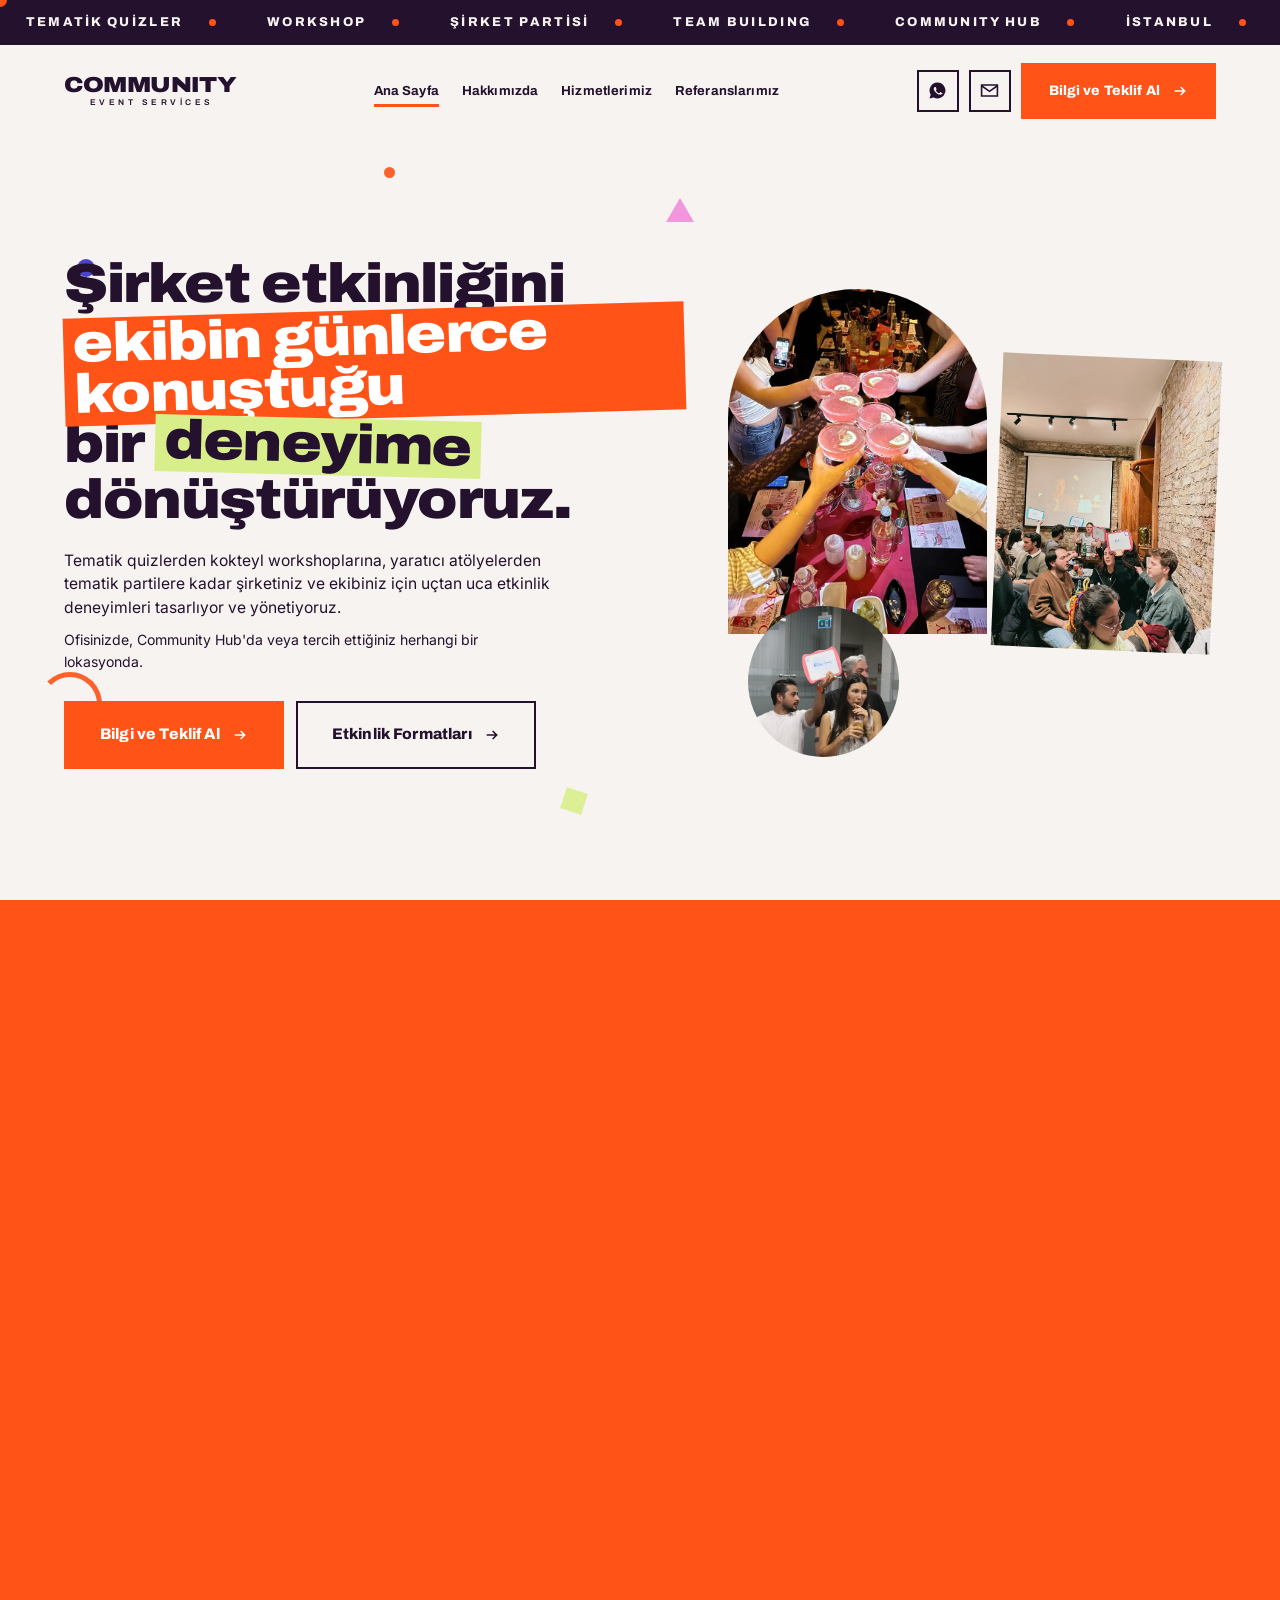
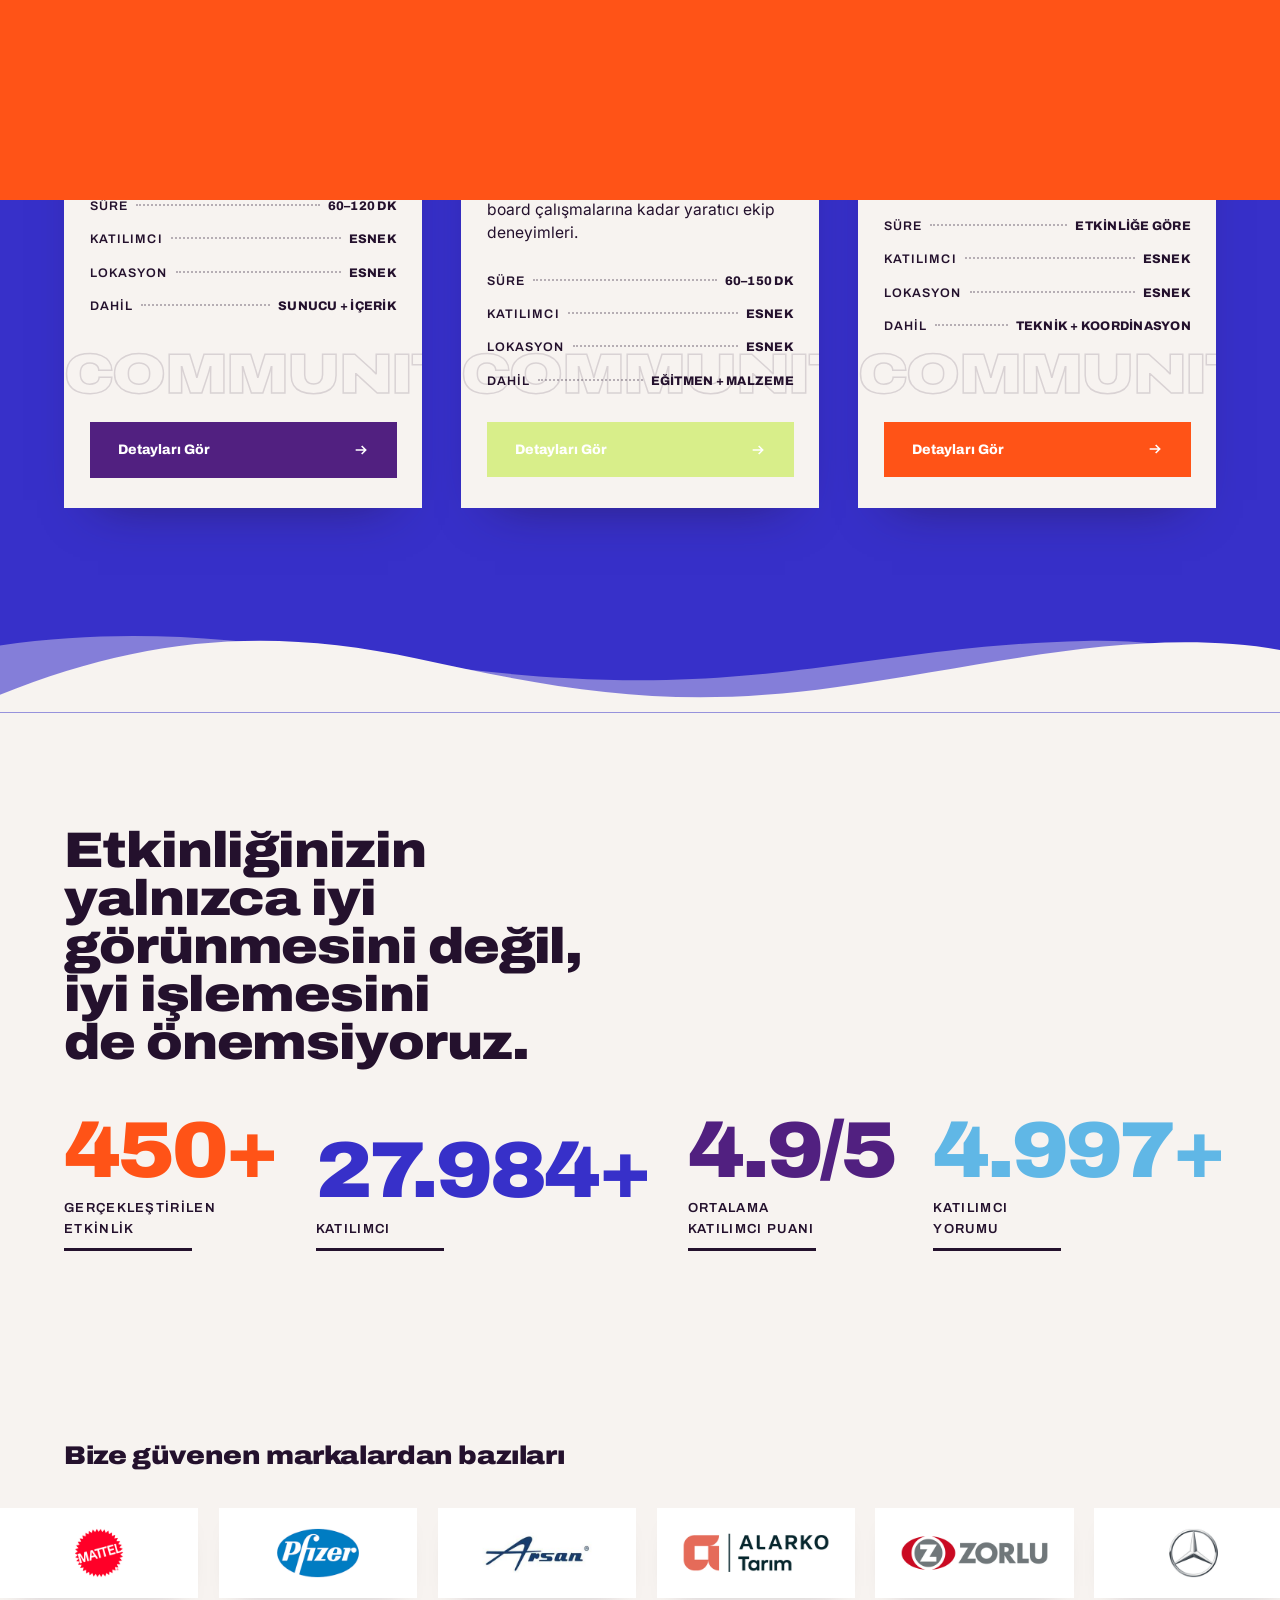
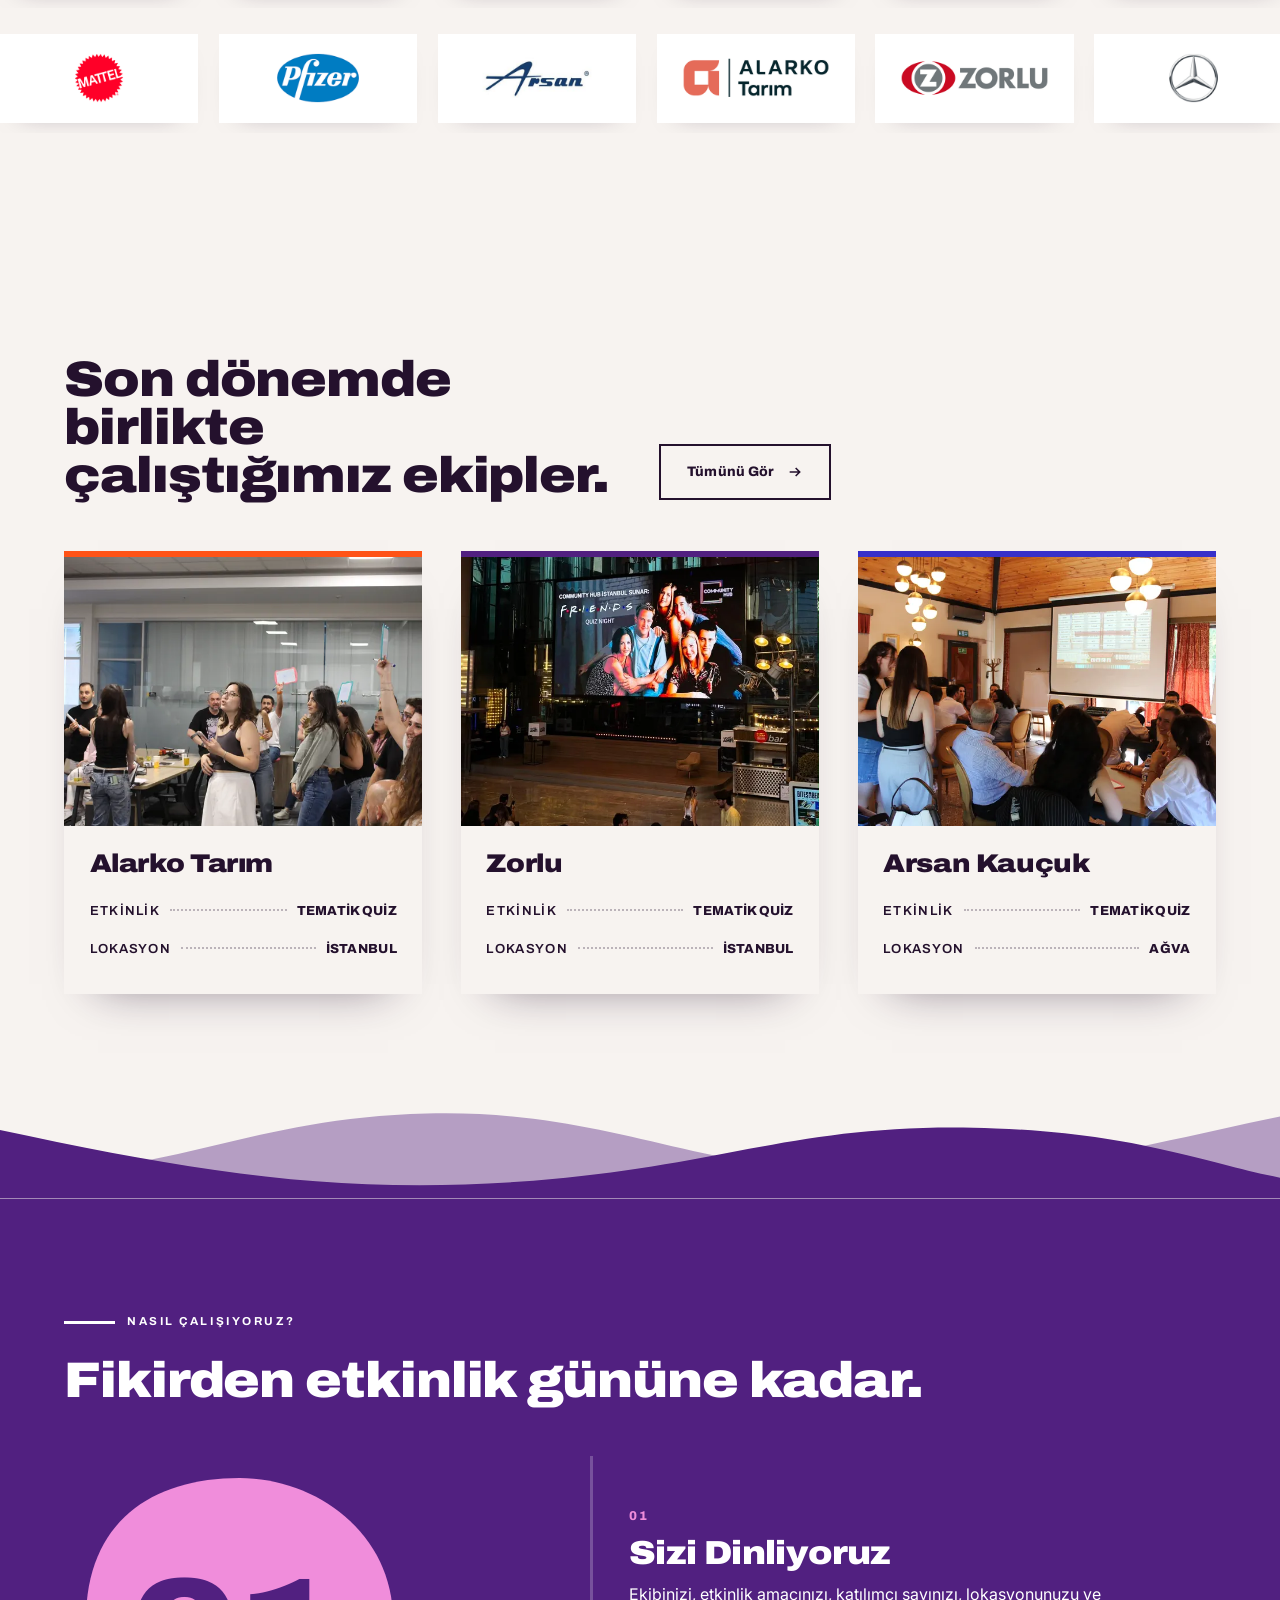
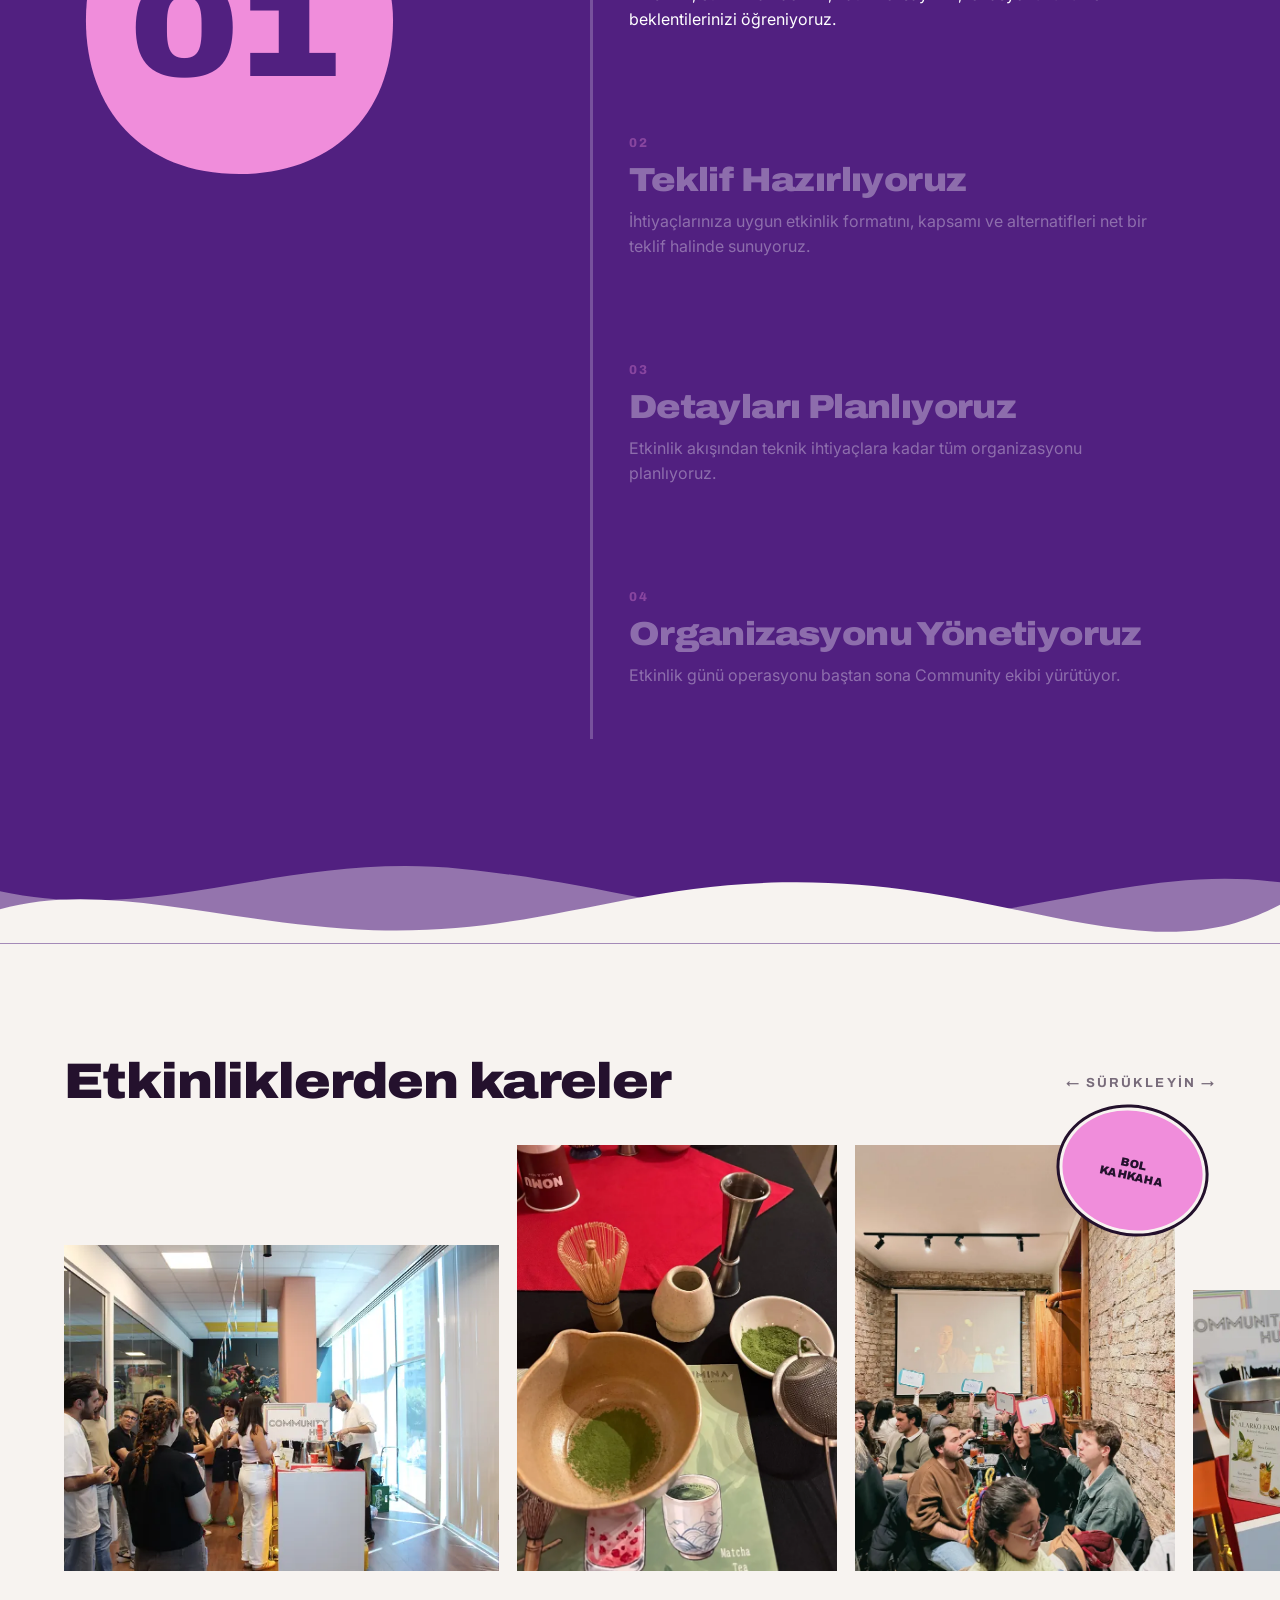
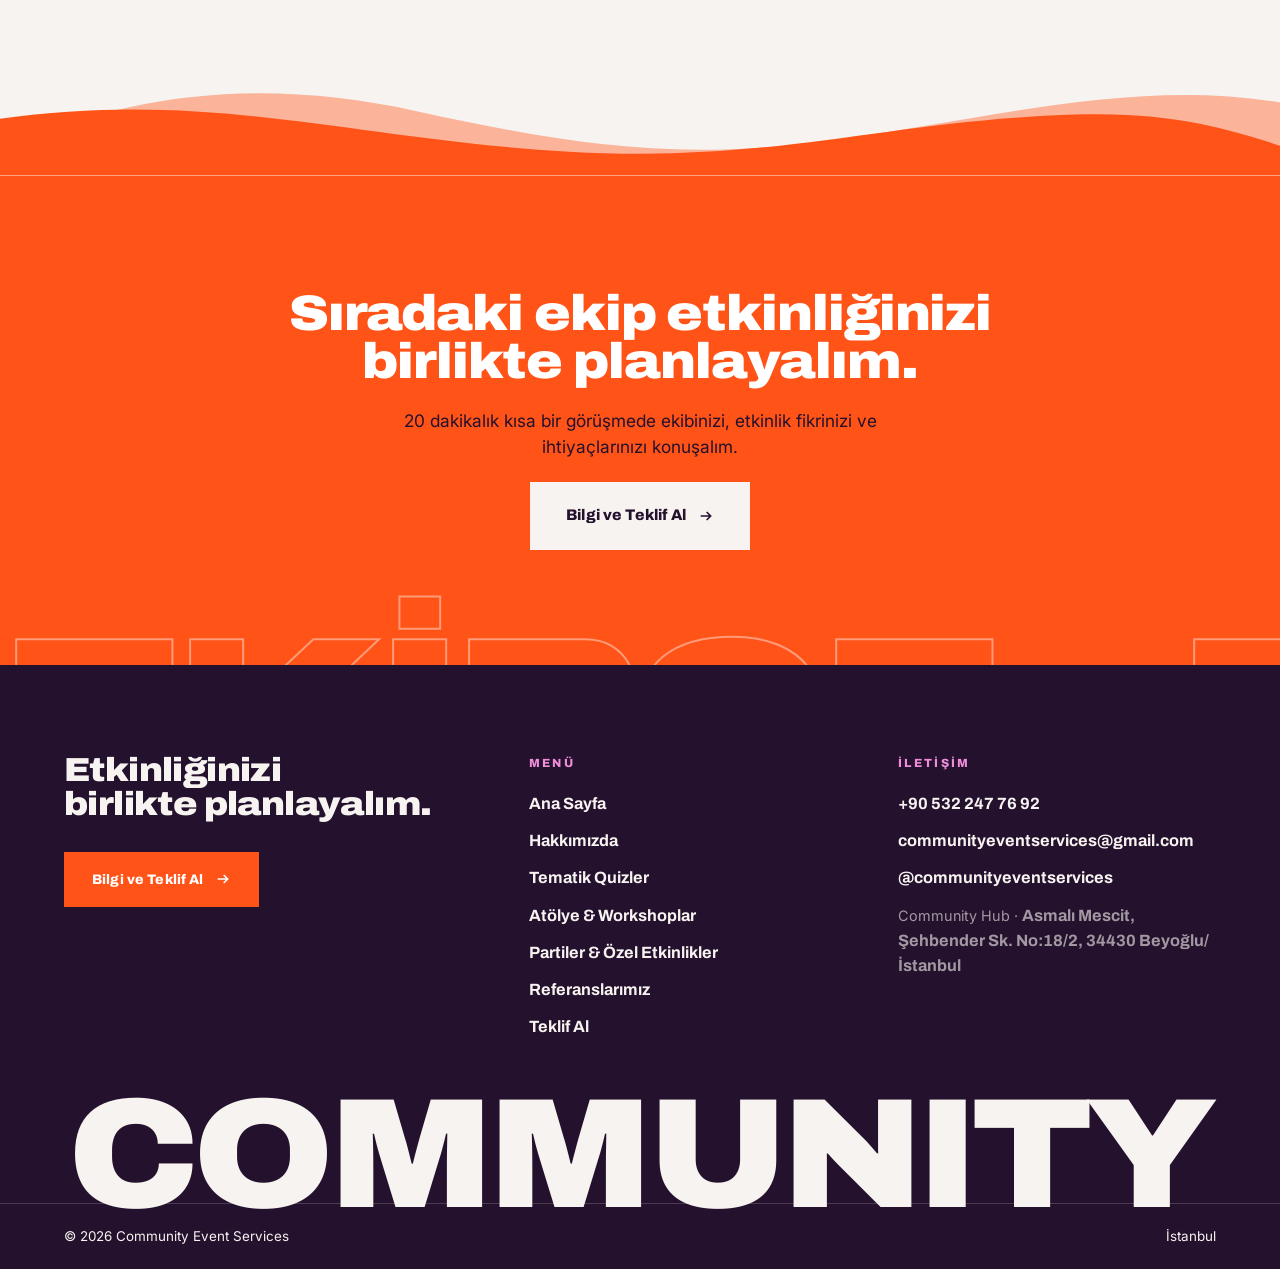
<file: index.html>
<!doctype html>
<html lang="tr">
<head>
<meta charset="utf-8">
<meta name="viewport" content="width=device-width,initial-scale=1">
<title>Community Event Services — Şirket Etkinlikleri, Tematik Quizler ve Atölyeler</title>
<meta name="description" content="Şirketler ve ekipler için tematik quiz etkinlikleri, kokteyl ve matcha workshopları, tuval boyama, vision board atölyeleri ve tematik partiler. İstanbul'da uçtan uca etkinlik tasarımı ve yönetimi.">
<meta name="theme-color" content="#F7F3F0">
<link rel="canonical" href="https://communityeventservices.com/index.html">
<meta property="og:type" content="website">
<meta property="og:locale" content="tr_TR">
<meta property="og:site_name" content="Community Event Services">
<meta property="og:title" content="Community Event Services — Şirket Etkinlikleri, Tematik Quizler ve Atölyeler">
<meta property="og:description" content="Şirketler ve ekipler için tematik quiz etkinlikleri, kokteyl ve matcha workshopları, tuval boyama, vision board atölyeleri ve tematik partiler. İstanbul'da uçtan uca etkinlik tasarımı ve yönetimi.">
<meta property="og:image" content="assets/img/og-default.jpg">
<meta name="twitter:card" content="summary_large_image">
<link rel="preconnect" href="https://fonts.googleapis.com">
<link rel="preconnect" href="https://fonts.gstatic.com" crossorigin>
<link href="https://fonts.googleapis.com/css2?family=Archivo:wdth,wght@62..125,400..900&family=Inter:wght@400;500;600&display=swap" rel="stylesheet">
<link rel="stylesheet" href="assets/css/styles.css">
<link rel="icon" href="assets/favicon.svg" type="image/svg+xml">
<noscript><style>.rv,.rv-mask>*{opacity:1!important;transform:none!important}.hl::before{transform:scaleX(1)!important}.wipe,.cursor{display:none!important}</style></noscript>
<script src="assets/js/config.js"></script>
</head>
<body>
<a class="skip-link" href="#main">İçeriğe geç</a>
<div class="wipe" aria-hidden="true"><span class="wipe__label"></span></div>
<div class="cursor" aria-hidden="true"><span class="cursor__label"></span></div>
<svg width="0" height="0" style="position:absolute" aria-hidden="true"><defs>
<pattern id="pat-dots" width="22" height="22" patternUnits="userSpaceOnUse"><circle cx="4" cy="4" r="3" fill="currentColor"/></pattern>
<pattern id="pat-squiggle" width="40" height="24" patternUnits="userSpaceOnUse"><path d="M0,12 q10,-11 20,0 t20,0" fill="none" stroke="currentColor" stroke-width="3"/></pattern>
<pattern id="pat-tri" width="34" height="34" patternUnits="userSpaceOnUse"><path d="M8,26 L17,8 L26,26 Z" fill="currentColor"/></pattern>
<pattern id="pat-arc" width="30" height="30" patternUnits="userSpaceOnUse"><path d="M0,26 a15,15 0 0 1 30,0" fill="none" stroke="currentColor" stroke-width="3"/></pattern>
</defs></svg>
<div class="ticker" aria-hidden="true"><div class="ticker__track"><span class="ticker__item">TEMATİK QUİZLER</span><span class="ticker__item">WORKSHOP</span><span class="ticker__item">ŞİRKET PARTİSİ</span><span class="ticker__item">TEAM BUILDING</span><span class="ticker__item">COMMUNITY HUB</span><span class="ticker__item">İSTANBUL</span><span class="ticker__item">TEMATİK QUİZLER</span><span class="ticker__item">WORKSHOP</span><span class="ticker__item">ŞİRKET PARTİSİ</span><span class="ticker__item">TEAM BUILDING</span><span class="ticker__item">COMMUNITY HUB</span><span class="ticker__item">İSTANBUL</span><span class="ticker__item">TEMATİK QUİZLER</span><span class="ticker__item">WORKSHOP</span><span class="ticker__item">ŞİRKET PARTİSİ</span><span class="ticker__item">TEAM BUILDING</span><span class="ticker__item">COMMUNITY HUB</span><span class="ticker__item">İSTANBUL</span><span class="ticker__item">TEMATİK QUİZLER</span><span class="ticker__item">WORKSHOP</span><span class="ticker__item">ŞİRKET PARTİSİ</span><span class="ticker__item">TEAM BUILDING</span><span class="ticker__item">COMMUNITY HUB</span><span class="ticker__item">İSTANBUL</span></div></div>
<header class="header">
 <div class="wrap header__inner">
  <a class="logo" href="index.html" aria-label="Community Event Services ana sayfa">
    <span class="logo__mark">COMMUNITY</span><span class="logo__sub">event services</span>
  </a>
  <nav class="nav" aria-label="Ana menü">
    <a class="nav__link" href="index.html" aria-current="page">Ana Sayfa</a><a class="nav__link" href="hakkimizda.html">Hakkımızda</a>
    <div class="nav__group">
      <button class="nav__link" aria-expanded="false" aria-haspopup="true">Hizmetlerimiz</button>
      <div class="nav__panel"><a href="tematik-quizler.html">Tematik Quizler</a><a href="workshoplar.html">Atölye & Workshoplar</a><a href="partiler.html">Partiler & Özel Etkinlikler</a></div>
    </div>
    <a class="nav__link" href="referanslarimiz.html">Referanslarımız</a>
  </nav>
  <div class="header__actions">
    <a class="icon-link icon-link--wa" data-c="wa-link" href="#" target="_blank" rel="noopener" aria-label="WhatsApp ile yazın"><svg viewBox="0 0 24 24"><path d="M12 2a10 10 0 0 0-8.6 15.1L2 22l5.1-1.3A10 10 0 1 0 12 2Zm5.5 14.1c-.2.6-1.2 1.2-1.7 1.2-.5.1-1 .1-1.6-.1-.4-.1-.9-.3-1.5-.6-2.6-1.1-4.3-3.7-4.4-3.9-.1-.2-1-1.4-1-2.6 0-1.2.6-1.8.9-2.1.2-.2.5-.3.7-.3h.5c.2 0 .4 0 .6.5.2.5.8 1.8.8 2 .1.1.1.3 0 .4l-.3.5-.4.4c-.1.1-.3.3-.1.6.2.3.7 1.2 1.6 2 1.1.9 1.9 1.2 2.2 1.3.3.1.4.1.6-.1.2-.2.7-.8.9-1.1.2-.3.4-.2.6-.1l1.9.9c.2.1.4.2.4.3.1.2.1.7-.1 1.3Z"/></svg></a>
    <a class="icon-link icon-link--mail" data-c="mail-link" href="#" aria-label="E-posta gönderin"><svg viewBox="0 0 24 24"><path d="M2 5h20v14H2z" fill="none" stroke="currentColor" stroke-width="2"/><path d="M2 6l10 7 10-7" fill="none" stroke="currentColor" stroke-width="2"/></svg></a>
    <a class="btn btn--accent" href="teklif-al.html" data-magnetic data-cursor="Teklif Al"><span>Bilgi ve Teklif Al</span><svg viewBox="0 0 24 24" aria-hidden="true"><path d="M4 12h15M13 6l6 6-6 6"/></svg></a>
    <button class="burger" aria-expanded="false" aria-label="Menüyü aç"><span></span></button>
  </div>
 </div>
</header>
<div class="menu" role="dialog" aria-modal="true" aria-label="Menü">
  <div class="menu__top">
    <span class="logo__mark">COMMUNITY</span>
    <button class="menu__close" aria-label="Menüyü kapat">✕</button>
  </div>
  <ul class="menu__list"><li><a href="index.html">Ana Sayfa</a></li><li><a href="hakkimizda.html">Hakkımızda</a></li>
    <li aria-hidden="true" style="opacity:.6;font-family:var(--display);font-weight:800;font-size:.78rem;letter-spacing:.2em;padding-top:16px">HİZMETLERİMİZ</li>
    <li><ul class="menu__list menu__sub"><li><a href="tematik-quizler.html">Tematik Quizler</a></li><li><a href="workshoplar.html">Atölye & Workshoplar</a></li><li><a href="partiler.html">Partiler & Özel Etkinlikler</a></li></ul></li>
    <li><a href="referanslarimiz.html">Referanslarımız</a></li><li><a href="teklif-al.html">Teklif Al</a></li></ul>
  <div class="menu__foot">
    <div class="sticker " aria-hidden="true" style="--st-bg:#D8EE8A;--st-fg:#24112D;--st-ring:#24112D;--rot:-14deg">HADİ<br>BAŞLAYALIM</div>
    <a class="btn btn--light" data-c="wa-link" href="#" target="_blank" rel="noopener"><span>WhatsApp</span><svg viewBox="0 0 24 24" aria-hidden="true"><path d="M4 12h15M13 6l6 6-6 6"/></svg></a>
    <a class="btn btn--outline" data-c="mail-link" href="#"><span>E-posta</span><svg viewBox="0 0 24 24" aria-hidden="true"><path d="M4 12h15M13 6l6 6-6 6"/></svg></a>
  </div>
</div>
<main id="main">
<section class="hero block block--cream">
 <div class="confetti" aria-hidden="true">
   <i class="cf-dot" data-mouse="28" style="left:6%;top:16%;width:18px;height:18px;background:#3730C9"></i>
   <i class="cf-tri" data-mouse="-34" style="left:52%;top:8%;color:#F08DDB"></i>
   <i class="cf-arc" data-mouse="22" style="left:3%;bottom:22%;width:64px;height:64px;color:#FF5317"></i>
   <i class="cf-sq" data-mouse="-20" style="left:44%;bottom:12%;width:22px;height:22px;background:#D8EE8A"></i>
   <i class="cf-dot" data-mouse="30" style="left:30%;top:4%;width:11px;height:11px;background:#FF5317"></i>
 </div>
 <div class="wrap hero__inner">
   <div class="hero__head">
     <h1 class="display t-hero rv">Şirket etkinliğini <span class="hl hl--orange hl--r1">ekibin günlerce konuştuğu</span> bir <span class="hl hl--lime hl--r2">deneyime</span> dönüştürüyoruz.</h1>
     <p class="lede hero__body rv">Tematik quizlerden kokteyl workshoplarına, yaratıcı atölyelerden tematik partilere kadar şirketiniz ve ekibiniz için uçtan uca etkinlik deneyimleri tasarlıyor ve yönetiyoruz.</p>
     <p class="hero__sec rv">Ofisinizde, Community Hub'da veya tercih ettiğiniz herhangi bir lokasyonda.</p>
     <div class="hero__cta rv">
       <a class="btn btn--accent btn--lg" href="teklif-al.html" data-magnetic data-cursor="Teklif Al"><span>Bilgi ve Teklif Al</span><svg viewBox="0 0 24 24" aria-hidden="true"><path d="M4 12h15M13 6l6 6-6 6"/></svg></a>
       <a class="btn btn--outline btn--lg" href="#hizmetler"><span>Etkinlik Formatları</span><svg viewBox="0 0 24 24" aria-hidden="true"><path d="M4 12h15M13 6l6 6-6 6"/></svg></a>
     </div>
   </div>
   <div class="hero__collage">
     <div class="hero__ph hero__ph--a" data-mouse="12"><img class="ph ph--arch" src="assets/img/kokteyl-03-700.webp" srcset="assets/img/kokteyl-03-700.webp 700w, assets/img/kokteyl-03-1200.webp 1200w" sizes="(max-width:560px) 92vw, (max-width:1179px) 52vw, 22vw" alt="Kokteyl workshopunda kadeh kaldıran ekip" width="1200" height="1600" loading="eager" fetchpriority="high" decoding="async"></div>
     <div class="hero__ph hero__ph--b" data-mouse="-14" style="--rot:2.5deg"><img class="ph ph--block" src="assets/img/quiz-gece-01-700.webp" srcset="assets/img/quiz-gece-01-700.webp 700w, assets/img/quiz-gece-01-1400.webp 1400w" sizes="(max-width:560px) 46vw, (max-width:1179px) 44vw, 19vw" alt="Quiz etkinliğinde dolu salon" width="1400" height="1867" loading="lazy" decoding="async"></div>
     <div class="hero__ph hero__ph--c" data-mouse="9"><img class="ph ph--circle" src="assets/img/kurumsal-quiz-02-700.webp" srcset="assets/img/kurumsal-quiz-02-700.webp 700w, assets/img/kurumsal-quiz-02-1400.webp 1400w" sizes="(max-width:560px) 46vw, (max-width:1179px) 28vw, 13vw" alt="Quiz etkinliğinde cevap kartı kaldıran ekip" width="1400" height="933" loading="lazy" decoding="async"></div>
   </div>
 </div>
</section><svg class="blob" viewBox="0 0 1440 120" preserveAspectRatio="none" aria-hidden="true" style="background:#F7F3F0">
<path d="M0,74 C120,34 260,96 420,102 C600,109 700,42 880,38 C1060,34 1180,98 1300,104 C1370,107 1410,86 1440,68 L1440,120 L0,120 Z" fill="#3730C9" opacity=".4" transform="translate(0,-14)"/>
<path d="M0,64 C180,110 320,10 520,34 C720,58 820,120 1020,104 C1180,91 1300,30 1440,52 L1440,120 L0,120 Z" fill="#3730C9"/></svg>
<section class="block block--blue section" id="hizmetler">
 <div class="wrap">
  <p class="eyebrow rv">Ne Yapıyoruz?</p>
  <div class="grid g-2 mb-l" style="align-items:end">
    <h2 class="display t-xl rv">Ekibiniz için doğru etkinlik formatını birlikte seçelim.</h2>
    <p class="lede rv">Her şirketin dinamiği, ekibi ve etkinlikten beklentisi farklı. Bu nedenle farklı formatları şirketinizin ihtiyaçlarına göre özelleştiriyoruz.</p>
  </div>
  <div class="grid g-3 tickets" data-stagger><a class="ticket rv" href="tematik-quizler.html" data-tilt data-cursor="İncele" style="--tk:#512080">
  <div class="ticket__media"><img src="assets/img/kurumsal-quiz-03-700.webp" srcset="assets/img/kurumsal-quiz-03-700.webp 700w, assets/img/kurumsal-quiz-03-1400.webp 1400w" sizes="(max-width:767px) 92vw, 32vw" alt="Ofiste düzenlenen quiz etkinliğinde el kaldıran ekip" width="1400" height="933" loading="lazy" decoding="async"><span class="ticket__tag">QUIZ</span></div>
  <div class="ticket__perf" aria-hidden="true"></div>
  <div class="ticket__body">
    <span class="ticket__wm" aria-hidden="true">COMMUNITY</span>
    <h3 class="display t-md ticket__title">Tematik Quiz Etkinlikleri</h3>
    <p class="ticket__desc">Klasik bilgi yarışmalarından şirketinize özel hazırlanan quizlere kadar ekipleri bir araya getiren interaktif etkinlikler.</p>
    <ul class="ticket__specs"><li>Süre<b>60–120 dk</b></li><li>Katılımcı<b>Esnek</b></li><li>Lokasyon<b>Esnek</b></li><li>Dahil<b>Sunucu + içerik</b></li></ul>
    <div class="ticket__cta"><span class="btn btn--full"><span>Detayları Gör</span><svg viewBox="0 0 24 24" aria-hidden="true"><path d="M4 12h15M13 6l6 6-6 6"/></svg></span></div>
  </div>
</a><a class="ticket rv" href="workshoplar.html" data-tilt data-cursor="İncele" style="--tk:#D8EE8A">
  <div class="ticket__media"><img src="assets/img/kokteyl-01-700.webp" srcset="assets/img/kokteyl-01-700.webp 700w, assets/img/kokteyl-01-1200.webp 1200w" sizes="(max-width:767px) 92vw, 32vw" alt="Kokteyl workshopu masasında malzemeler ve katılımcılar" width="1200" height="1600" loading="lazy" decoding="async"><span class="ticket__tag">ATÖLYE</span></div>
  <div class="ticket__perf" aria-hidden="true"></div>
  <div class="ticket__body">
    <span class="ticket__wm" aria-hidden="true">COMMUNITY</span>
    <h3 class="display t-md ticket__title">Atölye & Workshoplar</h3>
    <p class="ticket__desc">Kokteyl workshoplarından matcha deneyimlerine, tuval boyamadan vision board çalışmalarına kadar yaratıcı ekip deneyimleri.</p>
    <ul class="ticket__specs"><li>Süre<b>60–150 dk</b></li><li>Katılımcı<b>Esnek</b></li><li>Lokasyon<b>Esnek</b></li><li>Dahil<b>Eğitmen + malzeme</b></li></ul>
    <div class="ticket__cta"><span class="btn btn--full"><span>Detayları Gör</span><svg viewBox="0 0 24 24" aria-hidden="true"><path d="M4 12h15M13 6l6 6-6 6"/></svg></span></div>
  </div>
</a><a class="ticket rv" href="partiler.html" data-tilt data-cursor="İncele" style="--tk:#FF5317">
  <div class="ticket__media"><img src="assets/img/parti-grup-01-700.webp" srcset="assets/img/parti-grup-01-700.webp 700w, assets/img/parti-grup-01-1400.webp 1400w" sizes="(max-width:767px) 92vw, 32vw" alt="Şirket partisinde bir araya gelen kalabalık ekip" width="1400" height="788" loading="lazy" decoding="async"><span class="ticket__tag">PARTİ</span></div>
  <div class="ticket__perf" aria-hidden="true"></div>
  <div class="ticket__body">
    <span class="ticket__wm" aria-hidden="true">COMMUNITY</span>
    <h3 class="display t-md ticket__title">Partiler & Özel Etkinlikler</h3>
    <p class="ticket__desc">Karaoke, DJ performansı, canlı müzik, sezonluk konseptler ve şirketinize özel temalar.</p>
    <ul class="ticket__specs"><li>Süre<b>Etkinliğe göre</b></li><li>Katılımcı<b>Esnek</b></li><li>Lokasyon<b>Esnek</b></li><li>Dahil<b>Teknik + koordinasyon</b></li></ul>
    <div class="ticket__cta"><span class="btn btn--full"><span>Detayları Gör</span><svg viewBox="0 0 24 24" aria-hidden="true"><path d="M4 12h15M13 6l6 6-6 6"/></svg></span></div>
  </div>
</a></div>
 </div>
</section>
<svg class="blob" viewBox="0 0 1440 120" preserveAspectRatio="none" aria-hidden="true" style="background:#3730C9">
<path d="M0,44 C240,4 400,72 640,88 C880,104 1000,44 1220,38 C1320,35 1390,60 1440,80 L1440,120 L0,120 Z" fill="#F7F3F0" opacity=".4" transform="translate(0,-14)"/>
<path d="M0,96 C160,20 300,4 470,48 C640,92 760,116 940,86 C1120,56 1280,4 1440,36 L1440,120 L0,120 Z" fill="#F7F3F0"/></svg><section class="block block--cream section" id="rakamlar">
 <div class="wrap">
  <div class="grid g-2 mb-l" style="align-items:end">
    <h2 class="display t-xl rv">Etkinliğinizin yalnızca iyi görünmesini değil, iyi işlemesini de önemsiyoruz.</h2>
    <p class="copy rv">Etkinlik formatı, akış, teknik kurulum ve gün içi operasyon tek ekip tarafından yürütülüyor. Siz yalnızca katılıyorsunuz.</p>
  </div>
  <div class="stats rv" data-stagger><div class="stat rv"><p class="stat__value" data-count="450" data-suffix="+" data-dec="0" data-group="0">0</p><p class="stat__label">Gerçekleştirilen Etkinlik</p></div><div class="stat rv"><p class="stat__value" data-count="28000" data-suffix="+" data-dec="0" data-group="1">0</p><p class="stat__label">Katılımcı</p></div><div class="stat rv"><p class="stat__value" data-count="4.9" data-suffix="/5" data-dec="1" data-group="0">0</p><p class="stat__label">Ortalama Katılımcı Puanı</p></div><div class="stat rv"><p class="stat__value" data-count="5000" data-suffix="+" data-dec="0" data-group="1">0</p><p class="stat__label">Katılımcı Yorumu</p></div></div>
 </div>
</section><section class="block block--cream section--tight" style="padding-bottom:clamp(40px,5vw,80px)">
 <div class="wrap"><h2 class="display t-md rv" style="margin-bottom:28px">Bize güvenen markalardan bazıları</h2></div>
 <div class="logos"><div class="logos__track"><div class="logo-plate"><img src="assets/img/logo-mattel.png" alt="Mattel" width="440" height="180" loading="lazy" decoding="async"></div><div class="logo-plate"><img src="assets/img/logo-pfizer.png" alt="Pfizer" width="440" height="180" loading="lazy" decoding="async"></div><div class="logo-plate"><img src="assets/img/logo-arsan.png" alt="Arsan Kauçuk" width="440" height="180" loading="lazy" decoding="async"></div><div class="logo-plate"><img src="assets/img/logo-alarko-tarim.png" alt="Alarko Tarım" width="440" height="180" loading="lazy" decoding="async"></div><div class="logo-plate"><img src="assets/img/logo-zorlu.png" alt="Zorlu" width="440" height="180" loading="lazy" decoding="async"></div><div class="logo-plate"><img src="assets/img/logo-mercedes.png" alt="Mercedes-Benz" width="440" height="180" loading="lazy" decoding="async"></div><div class="logo-plate"><img src="assets/img/logo-aksigorta.png" alt="Aksigorta" width="440" height="180" loading="lazy" decoding="async"></div><div class="logo-plate"><img src="assets/img/logo-agesa.png" alt="Agesa" width="440" height="180" loading="lazy" decoding="async"></div><div class="logo-plate"><img src="assets/img/logo-midas.png" alt="Midas" width="440" height="180" loading="lazy" decoding="async"></div><div class="logo-plate"><img src="assets/img/logo-abdi-ibrahim.png" alt="Abdi İbrahim" width="440" height="180" loading="lazy" decoding="async"></div><div class="logo-plate"><img src="assets/img/logo-mattel.png" alt="Mattel" width="440" height="180" loading="lazy" decoding="async"></div><div class="logo-plate"><img src="assets/img/logo-pfizer.png" alt="Pfizer" width="440" height="180" loading="lazy" decoding="async"></div><div class="logo-plate"><img src="assets/img/logo-arsan.png" alt="Arsan Kauçuk" width="440" height="180" loading="lazy" decoding="async"></div><div class="logo-plate"><img src="assets/img/logo-alarko-tarim.png" alt="Alarko Tarım" width="440" height="180" loading="lazy" decoding="async"></div><div class="logo-plate"><img src="assets/img/logo-zorlu.png" alt="Zorlu" width="440" height="180" loading="lazy" decoding="async"></div><div class="logo-plate"><img src="assets/img/logo-mercedes.png" alt="Mercedes-Benz" width="440" height="180" loading="lazy" decoding="async"></div><div class="logo-plate"><img src="assets/img/logo-aksigorta.png" alt="Aksigorta" width="440" height="180" loading="lazy" decoding="async"></div><div class="logo-plate"><img src="assets/img/logo-agesa.png" alt="Agesa" width="440" height="180" loading="lazy" decoding="async"></div><div class="logo-plate"><img src="assets/img/logo-midas.png" alt="Midas" width="440" height="180" loading="lazy" decoding="async"></div><div class="logo-plate"><img src="assets/img/logo-abdi-ibrahim.png" alt="Abdi İbrahim" width="440" height="180" loading="lazy" decoding="async"></div></div></div>
 <div class="logos logos--rev" style="margin-top:16px"><div class="logos__track"><div class="logo-plate"><img src="assets/img/logo-mattel.png" alt="Mattel" width="440" height="180" loading="lazy" decoding="async"></div><div class="logo-plate"><img src="assets/img/logo-pfizer.png" alt="Pfizer" width="440" height="180" loading="lazy" decoding="async"></div><div class="logo-plate"><img src="assets/img/logo-arsan.png" alt="Arsan Kauçuk" width="440" height="180" loading="lazy" decoding="async"></div><div class="logo-plate"><img src="assets/img/logo-alarko-tarim.png" alt="Alarko Tarım" width="440" height="180" loading="lazy" decoding="async"></div><div class="logo-plate"><img src="assets/img/logo-zorlu.png" alt="Zorlu" width="440" height="180" loading="lazy" decoding="async"></div><div class="logo-plate"><img src="assets/img/logo-mercedes.png" alt="Mercedes-Benz" width="440" height="180" loading="lazy" decoding="async"></div><div class="logo-plate"><img src="assets/img/logo-aksigorta.png" alt="Aksigorta" width="440" height="180" loading="lazy" decoding="async"></div><div class="logo-plate"><img src="assets/img/logo-agesa.png" alt="Agesa" width="440" height="180" loading="lazy" decoding="async"></div><div class="logo-plate"><img src="assets/img/logo-midas.png" alt="Midas" width="440" height="180" loading="lazy" decoding="async"></div><div class="logo-plate"><img src="assets/img/logo-abdi-ibrahim.png" alt="Abdi İbrahim" width="440" height="180" loading="lazy" decoding="async"></div><div class="logo-plate"><img src="assets/img/logo-mattel.png" alt="Mattel" width="440" height="180" loading="lazy" decoding="async"></div><div class="logo-plate"><img src="assets/img/logo-pfizer.png" alt="Pfizer" width="440" height="180" loading="lazy" decoding="async"></div><div class="logo-plate"><img src="assets/img/logo-arsan.png" alt="Arsan Kauçuk" width="440" height="180" loading="lazy" decoding="async"></div><div class="logo-plate"><img src="assets/img/logo-alarko-tarim.png" alt="Alarko Tarım" width="440" height="180" loading="lazy" decoding="async"></div><div class="logo-plate"><img src="assets/img/logo-zorlu.png" alt="Zorlu" width="440" height="180" loading="lazy" decoding="async"></div><div class="logo-plate"><img src="assets/img/logo-mercedes.png" alt="Mercedes-Benz" width="440" height="180" loading="lazy" decoding="async"></div><div class="logo-plate"><img src="assets/img/logo-aksigorta.png" alt="Aksigorta" width="440" height="180" loading="lazy" decoding="async"></div><div class="logo-plate"><img src="assets/img/logo-agesa.png" alt="Agesa" width="440" height="180" loading="lazy" decoding="async"></div><div class="logo-plate"><img src="assets/img/logo-midas.png" alt="Midas" width="440" height="180" loading="lazy" decoding="async"></div><div class="logo-plate"><img src="assets/img/logo-abdi-ibrahim.png" alt="Abdi İbrahim" width="440" height="180" loading="lazy" decoding="async"></div></div></div>
</section><section class="block block--cream section">
 <div class="wrap">
  <div class="grid g-2 mb-l" style="align-items:end">
    <div>
      <p class="eyebrow rv">Geçmiş Etkinlikler</p>
      <h2 class="display t-xl rv">Son dönemde birlikte çalıştığımız ekipler.</h2>
    </div>
    <a class="btn btn--outline rv" href="referanslarimiz.html" style="justify-self:start"><span>Tümünü Gör</span><svg viewBox="0 0 24 24" aria-hidden="true"><path d="M4 12h15M13 6l6 6-6 6"/></svg></a>
  </div>
  <div class="grid g-3" data-stagger><article class="pastcard rv" style="--tk:#FF5317">
  <div class="pastcard__media"><img class="ph ph--block" style="aspect-ratio:4/3" src="assets/img/etkinlik-alarko-700.webp" srcset="assets/img/etkinlik-alarko-700.webp 700w, assets/img/etkinlik-alarko-1400.webp 1400w" sizes="(max-width:767px) 92vw, 31vw" alt="Alarko Tarım quiz etkinliğinde el kaldıran ekip" width="1400" height="933" loading="lazy" decoding="async"></div>
  <div class="pastcard__body">
    <h3 class="display t-md">Alarko Tarım</h3>
    <ul class="case__specs">
      <li>Etkinlik<b>Tematik Quiz</b></li>
      <li>Lokasyon<b>İstanbul</b></li>
    </ul>
  </div>
</article><article class="pastcard rv" style="--tk:#512080">
  <div class="pastcard__media"><img class="ph ph--block" style="aspect-ratio:4/3" src="assets/img/etkinlik-zorlu-700.webp" srcset="assets/img/etkinlik-zorlu-700.webp 700w" sizes="(max-width:767px) 92vw, 31vw" alt="Zorlu Center'da dev ekranda Friends temalı quiz etkinliği" width="700" height="697" loading="lazy" decoding="async"></div>
  <div class="pastcard__body">
    <h3 class="display t-md">Zorlu</h3>
    <ul class="case__specs">
      <li>Etkinlik<b>Tematik Quiz</b></li>
      <li>Lokasyon<b>İstanbul</b></li>
    </ul>
  </div>
</article><article class="pastcard rv" style="--tk:#3730C9">
  <div class="pastcard__media"><img class="ph ph--block" style="aspect-ratio:4/3" src="assets/img/etkinlik-arsan-700.webp" srcset="assets/img/etkinlik-arsan-700.webp 700w, assets/img/etkinlik-arsan-1400.webp 1400w" sizes="(max-width:767px) 92vw, 31vw" alt="Arsan Kauçuk quiz etkinliğinde katılımcılar" width="1400" height="933" loading="lazy" decoding="async"></div>
  <div class="pastcard__body">
    <h3 class="display t-md">Arsan Kauçuk</h3>
    <ul class="case__specs">
      <li>Etkinlik<b>Tematik Quiz</b></li>
      <li>Lokasyon<b>Ağva</b></li>
    </ul>
  </div>
</article></div>
 </div>
</section><svg class="blob" viewBox="0 0 1440 120" preserveAspectRatio="none" aria-hidden="true" style="background:#F7F3F0">
<path d="M0,102 C200,102 280,26 480,20 C680,14 780,96 980,102 C1160,107 1300,58 1440,24 L1440,120 L0,120 Z" fill="#512080" opacity=".4" transform="translate(0,-14)"/>
<path d="M0,28 C220,84 380,116 600,96 C820,76 900,16 1120,26 C1280,33 1360,74 1440,92 L1440,120 L0,120 Z" fill="#512080"/></svg>
<section class="block block--purple section" data-process>
 <div class="wrap">
  <p class="eyebrow rv">Nasıl Çalışıyoruz?</p>
  <h2 class="display t-xl mb-l rv">Fikirden etkinlik gününe kadar.</h2>
  <div class="process">
    <div class="process__sticky">
      <div class="process__shape">
        <svg viewBox="0 0 310 310" aria-hidden="true"><path fill="#F08DDB" d="M160,20 C230,20 300,70 300,150 C300,240 240,290 160,290 C70,290 20,230 20,150 C20,60 80,20 160,20 Z"/></svg>
        <span class="process__num" aria-hidden="true">01</span>
      </div>
    </div>
    <ol class="process__list">
      <li class="process__line" aria-hidden="true"></li>
      <li class="process__step is-active" data-num="01"><span class="process__stepnum">01</span><h3 class="display t-lg">Sizi Dinliyoruz</h3><p>Ekibinizi, etkinlik amacınızı, katılımcı sayınızı, lokasyonunuzu ve beklentilerinizi öğreniyoruz.</p></li><li class="process__step" data-num="02"><span class="process__stepnum">02</span><h3 class="display t-lg">Teklif Hazırlıyoruz</h3><p>İhtiyaçlarınıza uygun etkinlik formatını, kapsamı ve alternatifleri net bir teklif halinde sunuyoruz.</p></li><li class="process__step" data-num="03"><span class="process__stepnum">03</span><h3 class="display t-lg">Detayları Planlıyoruz</h3><p>Etkinlik akışından teknik ihtiyaçlara kadar tüm organizasyonu planlıyoruz.</p></li><li class="process__step" data-num="04"><span class="process__stepnum">04</span><h3 class="display t-lg">Organizasyonu Yönetiyoruz</h3><p>Etkinlik günü operasyonu baştan sona Community ekibi yürütüyor.</p></li>
    </ol>
  </div>
 </div>
</section>
<svg class="blob" viewBox="0 0 1440 120" preserveAspectRatio="none" aria-hidden="true" style="background:#512080">
<path d="M0,64 C180,110 320,10 520,34 C720,58 820,120 1020,104 C1180,91 1300,30 1440,52 L1440,120 L0,120 Z" fill="#F7F3F0" opacity=".4" transform="translate(0,-14)"/>
<path d="M0,74 C120,34 260,96 420,102 C600,109 700,42 880,38 C1060,34 1180,98 1300,104 C1370,107 1410,86 1440,68 L1440,120 L0,120 Z" fill="#F7F3F0"/></svg><section class="block block--cream section" style="overflow:hidden">
 <div class="wrap" style="display:flex;justify-content:space-between;align-items:flex-end;gap:24px;flex-wrap:wrap;margin-bottom:clamp(24px,3vw,44px)">
   <h2 class="display t-xl rv">Etkinliklerden kareler</h2>
   <p style="font-size:.82rem;letter-spacing:.16em;text-transform:uppercase;font-family:var(--display);font-weight:700;opacity:.6">← Sürükleyin →</p>
 </div>
 <div style="position:relative">
   <div class="strip" data-cursor="Sürükle"><div class="strip__item s-wide"><img class="ph ph--block" src="assets/img/kurumsal-etkinlik-01-700.webp" srcset="assets/img/kurumsal-etkinlik-01-700.webp 700w, assets/img/kurumsal-etkinlik-01-1400.webp 1400w" sizes="(max-width:767px) 70vw, 30vw" alt="Şirket etkinliğinde sohbet eden katılımcılar" width="1400" height="933" loading="lazy" decoding="async"></div><div class="strip__item s-tall"><img class="ph ph--block" src="assets/img/matcha-04-700.webp" srcset="assets/img/matcha-04-700.webp 700w, assets/img/matcha-04-1200.webp 1200w" sizes="(max-width:767px) 70vw, 30vw" alt="Matcha workshopu için hazırlanmış masa" width="1200" height="1600" loading="lazy" decoding="async"></div><div class="strip__item s-tall"><img class="ph ph--block" src="assets/img/quiz-gece-01-700.webp" srcset="assets/img/quiz-gece-01-700.webp 700w, assets/img/quiz-gece-01-1400.webp 1400w" sizes="(max-width:767px) 70vw, 30vw" alt="Quiz etkinliğinde dolu salon" width="1400" height="1867" loading="lazy" decoding="async"></div><div class="strip__item s-sq"><img class="ph ph--block" src="assets/img/hub-kurulum-02-700.webp" srcset="assets/img/hub-kurulum-02-700.webp 700w, assets/img/hub-kurulum-02-1400.webp 1400w" sizes="(max-width:767px) 70vw, 30vw" alt="Community Hub'da kurulan ikram masası" width="1400" height="933" loading="lazy" decoding="async"></div><div class="strip__item s-wide"><img class="ph ph--block" src="assets/img/tuval-01-700.webp" srcset="assets/img/tuval-01-700.webp 700w, assets/img/tuval-01-1200.webp 1200w" sizes="(max-width:767px) 70vw, 30vw" alt="Tuval boyama atölyesi kurulumu" width="1200" height="1600" loading="lazy" decoding="async"></div><div class="strip__item s-tall"><img class="ph ph--block" src="assets/img/visionboard-01-700.webp" srcset="assets/img/visionboard-01-700.webp 700w, assets/img/visionboard-01-1200.webp 1200w" sizes="(max-width:767px) 70vw, 30vw" alt="Vision board atölyesinde çalışan katılımcılar" width="1200" height="1600" loading="lazy" decoding="async"></div><div class="strip__item s-sq"><img class="ph ph--block" src="assets/img/kurumsal-quiz-01-700.webp" srcset="assets/img/kurumsal-quiz-01-700.webp 700w, assets/img/kurumsal-quiz-01-1400.webp 1400w" sizes="(max-width:767px) 70vw, 30vw" alt="Ofis etkinliğinde cevap kartı kaldıran katılımcı" width="1400" height="933" loading="lazy" decoding="async"></div><div class="strip__item s-tall"><img class="ph ph--block" src="assets/img/kokteyl-02-700.webp" srcset="assets/img/kokteyl-02-700.webp 700w, assets/img/kokteyl-02-1200.webp 1200w" sizes="(max-width:767px) 70vw, 30vw" alt="Kalabalık kokteyl workshopu" width="1200" height="1600" loading="lazy" decoding="async"></div><div class="strip__item s-wide"><img class="ph ph--block" src="assets/img/kurumsal-etkinlik-02-700.webp" srcset="assets/img/kurumsal-etkinlik-02-700.webp 700w, assets/img/kurumsal-etkinlik-02-1400.webp 1400w" sizes="(max-width:767px) 70vw, 30vw" alt="Ofiste düzenlenen kalabalık ekip etkinliği" width="1400" height="933" loading="lazy" decoding="async"></div><div class="strip__item s-sq"><img class="ph ph--block" src="assets/img/matcha-03-700.webp" srcset="assets/img/matcha-03-700.webp 700w, assets/img/matcha-03-1400.webp 1400w" sizes="(max-width:767px) 70vw, 30vw" alt="Matcha hazırlık malzemeleri" width="1400" height="1050" loading="lazy" decoding="async"></div><div class="strip__item s-tall"><img class="ph ph--block" src="assets/img/quiz-04-700.webp" srcset="assets/img/quiz-04-700.webp 700w, assets/img/quiz-04-1179.webp 1179w" sizes="(max-width:767px) 70vw, 30vw" alt="Quiz etkinliğinde cevap tahtası tutan katılımcılar" width="1179" height="1596" loading="lazy" decoding="async"></div><div class="strip__item s-tall"><img class="ph ph--block" src="assets/img/parti-04-700.webp" srcset="assets/img/parti-04-700.webp 700w, assets/img/parti-04-1206.webp 1206w" sizes="(max-width:767px) 70vw, 30vw" alt="Açık havada kurulan şirket partisi barı" width="1206" height="1885" loading="lazy" decoding="async"></div><div class="strip__item s-sq"><img class="ph ph--block" src="assets/img/atolye-craft-01-700.webp" srcset="assets/img/atolye-craft-01-700.webp 700w, assets/img/atolye-craft-01-1200.webp 1200w" sizes="(max-width:767px) 70vw, 30vw" alt="Charm atölyesinde hazırlanan takılar" width="1200" height="1600" loading="lazy" decoding="async"></div><div class="strip__item s-tall"><img class="ph ph--block" src="assets/img/quiz-06-700.webp" srcset="assets/img/quiz-06-700.webp 700w, assets/img/quiz-06-1136.webp 1136w" sizes="(max-width:767px) 70vw, 30vw" alt="Mekanda düzenlenen kalabalık quiz etkinliği" width="1136" height="1600" loading="lazy" decoding="async"></div><div class="strip__item s-tall"><img class="ph ph--block" src="assets/img/quiz-dogumgunu-01-700.webp" srcset="assets/img/quiz-dogumgunu-01-700.webp 700w, assets/img/quiz-dogumgunu-01-1400.webp 1400w" sizes="(max-width:767px) 70vw, 30vw" alt="Doğum günü için düzenlenen quiz etkinliği" width="1400" height="1867" loading="lazy" decoding="async"></div></div>
   <div class="sticker sticker--pin hide-sm" aria-hidden="true" style="right:6%;top:-34px;--st-bg:#F08DDB;--st-fg:#24112D;--st-ring:#24112D;--rot:12deg">BOL<br>KAHKAHA</div>
 </div>
</section><svg class="blob" viewBox="0 0 1440 120" preserveAspectRatio="none" aria-hidden="true" style="background:#F7F3F0">
<path d="M0,96 C160,20 300,4 470,48 C640,92 760,116 940,86 C1120,56 1280,4 1440,36 L1440,120 L0,120 Z" fill="#FF5317" opacity=".4" transform="translate(0,-14)"/>
<path d="M0,44 C240,4 400,72 640,88 C880,104 1000,44 1220,38 C1320,35 1390,60 1440,80 L1440,120 L0,120 Z" fill="#FF5317"/></svg>
<section class="block block--orange section" style="overflow:hidden">
 <span class="bigword" data-par="6" aria-hidden="true">EKİPÇE · EKİPÇE · EKİPÇE</span>
 <div class="wrap rel" style="text-align:center;display:grid;justify-items:center;gap:22px">
   <h2 class="display t-xl rv" style="max-width:20ch">Sıradaki ekip etkinliğinizi birlikte planlayalım.</h2>
   <p class="lede rv" style="max-width:46ch">20 dakikalık kısa bir görüşmede ekibinizi, etkinlik fikrinizi ve ihtiyaçlarınızı konuşalım.</p>
   <a class="btn btn--light btn--lg rv" href="teklif-al.html" data-magnetic data-cursor="Teklif Al"><span>Bilgi ve Teklif Al</span><svg viewBox="0 0 24 24" aria-hidden="true"><path d="M4 12h15M13 6l6 6-6 6"/></svg></a>
 </div>
</section>
</main>
<footer class="footer">
 <div class="wrap">
  <div class="footer__grid">
    <div>
      <h2 class="display t-lg">Etkinliğinizi<br>birlikte planlayalım.</h2>
      <a class="btn btn--accent mt-m" href="teklif-al.html" data-magnetic><span>Bilgi ve Teklif Al</span><svg viewBox="0 0 24 24" aria-hidden="true"><path d="M4 12h15M13 6l6 6-6 6"/></svg></a>
    </div>
    <div>
      <p class="footer__label">Menü</p>
      <ul class="footer__list"><li><a href="index.html">Ana Sayfa</a></li><li><a href="hakkimizda.html">Hakkımızda</a></li><li><a href="tematik-quizler.html">Tematik Quizler</a></li><li><a href="workshoplar.html">Atölye & Workshoplar</a></li><li><a href="partiler.html">Partiler & Özel Etkinlikler</a></li><li><a href="referanslarimiz.html">Referanslarımız</a></li><li><a href="teklif-al.html">Teklif Al</a></li></ul>
    </div>
    <div>
      <p class="footer__label">İletişim</p>
      <ul class="footer__list">
        <li><a data-c="wa-link" href="#" target="_blank" rel="noopener"><span data-c="wa-text"></span></a></li>
        <li><a data-c="mail-link" href="#"><span data-c="mail-text"></span></a></li>
        <li><a data-c="ig-link" href="#" target="_blank" rel="noopener"><span data-c="ig-text"></span></a></li>
        <li style="opacity:.6;font-family:var(--body);font-size:.9rem;font-weight:400">
          Community Hub · <span data-hub="address"></span></li>
      </ul>
    </div>
  </div>
  <p class="footer__wordmark" aria-hidden="true">COMMUNITY</p>
 </div>
 <div class="wrap footer__bottom">
   <span>© 2026 Community Event Services</span>
   <span>İstanbul</span>
 </div>
</footer>
<script src="assets/js/app.js" defer></script>
</body>
</html>
</file>
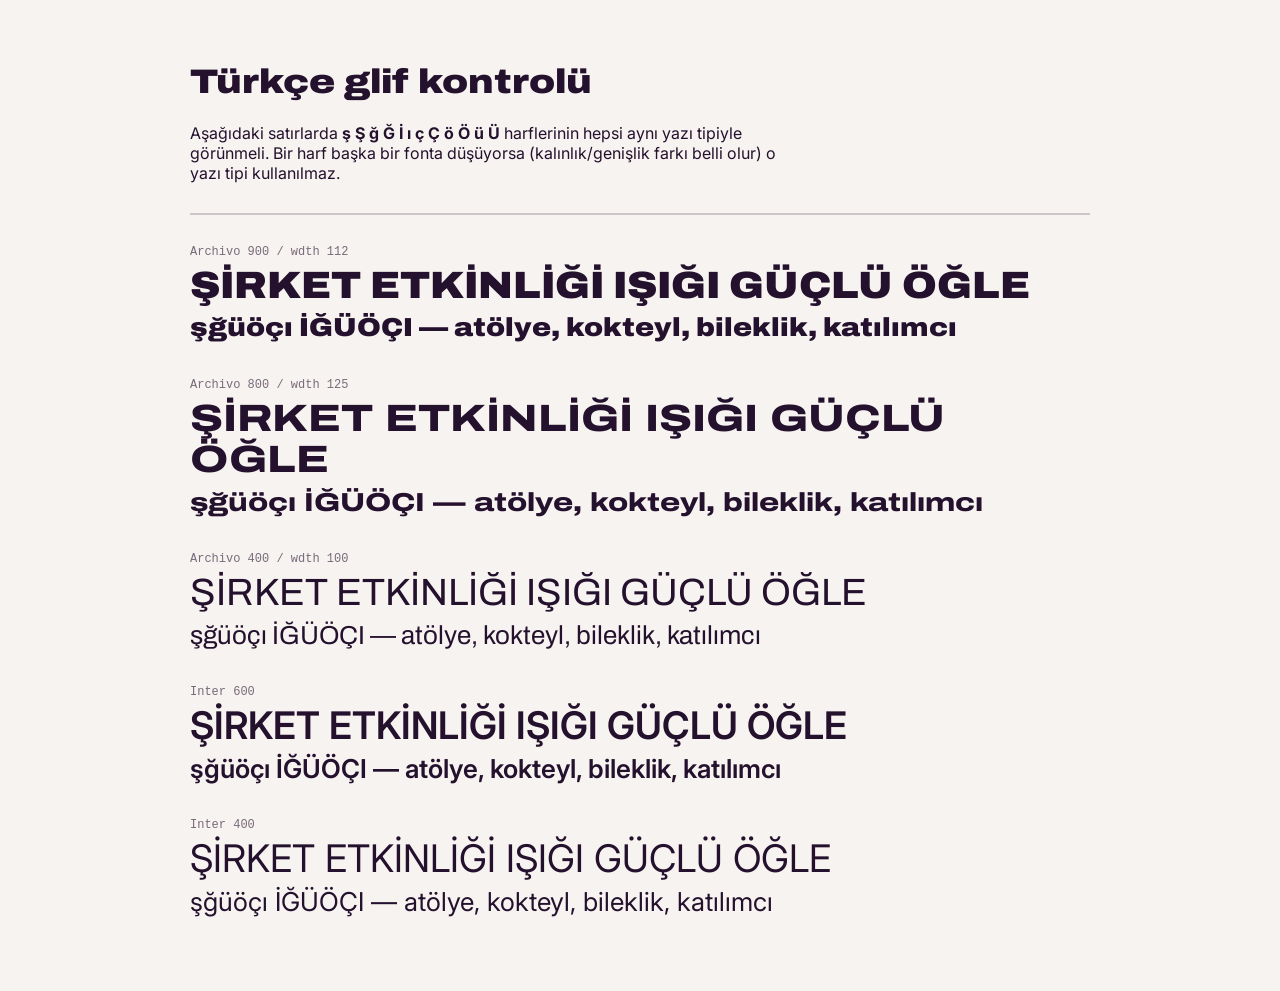
<file: glif-testi.html>
<!doctype html><html lang="tr"><head><meta charset="utf-8">
<meta name="viewport" content="width=device-width,initial-scale=1"><title>Türkçe glif kontrolü</title>
<meta name="robots" content="noindex">
<link rel="preconnect" href="https://fonts.googleapis.com"><link rel="preconnect" href="https://fonts.gstatic.com" crossorigin>
<link href="https://fonts.googleapis.com/css2?family=Archivo:wdth,wght@62..125,400..900&family=Inter:wght@400;500;600&display=swap" rel="stylesheet">
</head><body style="background:#F7F3F0;color:#24112D;padding:40px;max-width:900px;margin:auto">
<h1 style="font-family:'Archivo';font-variation-settings:'wdth' 118,'wght' 900;font-size:34px">Türkçe glif kontrolü</h1>
<p style="font-family:'Inter';max-width:60ch">Aşağıdaki satırlarda <b>ş Ş ğ Ğ İ ı ç Ç ö Ö ü Ü</b> harflerinin hepsi aynı yazı tipiyle görünmeli. Bir harf başka bir fonta düşüyorsa (kalınlık/genişlik farkı belli olur) o yazı tipi kullanılmaz.</p>
<hr style="margin:30px 0;border:0;border-top:2px solid rgba(36,17,45,.2)">
<div style="margin-bottom:34px">
  <p style="font-family:monospace;font-size:12px;opacity:.6;margin:0 0 6px">Archivo 900 / wdth 112</p>
  <p style="font-family:'Archivo',sans-serif;font-variation-settings:'wdth' 112,'wght' 900;font-size:38px;line-height:1.1;margin:0">ŞİRKET ETKİNLİĞİ IŞIĞI GÜÇLÜ ÖĞLE</p>
  <p style="font-family:'Archivo',sans-serif;font-variation-settings:'wdth' 112,'wght' 900;font-size:26px;line-height:1.2;margin:6px 0 0">şğüöçı İĞÜÖÇI — atölye, kokteyl, bileklik, katılımcı</p>
</div><div style="margin-bottom:34px">
  <p style="font-family:monospace;font-size:12px;opacity:.6;margin:0 0 6px">Archivo 800 / wdth 125</p>
  <p style="font-family:'Archivo',sans-serif;font-variation-settings:'wdth' 125,'wght' 800;font-size:38px;line-height:1.1;margin:0">ŞİRKET ETKİNLİĞİ IŞIĞI GÜÇLÜ ÖĞLE</p>
  <p style="font-family:'Archivo',sans-serif;font-variation-settings:'wdth' 125,'wght' 800;font-size:26px;line-height:1.2;margin:6px 0 0">şğüöçı İĞÜÖÇI — atölye, kokteyl, bileklik, katılımcı</p>
</div><div style="margin-bottom:34px">
  <p style="font-family:monospace;font-size:12px;opacity:.6;margin:0 0 6px">Archivo 400 / wdth 100</p>
  <p style="font-family:'Archivo',sans-serif;font-variation-settings:'wdth' 100,'wght' 400;font-size:38px;line-height:1.1;margin:0">ŞİRKET ETKİNLİĞİ IŞIĞI GÜÇLÜ ÖĞLE</p>
  <p style="font-family:'Archivo',sans-serif;font-variation-settings:'wdth' 100,'wght' 400;font-size:26px;line-height:1.2;margin:6px 0 0">şğüöçı İĞÜÖÇI — atölye, kokteyl, bileklik, katılımcı</p>
</div><div style="margin-bottom:34px">
  <p style="font-family:monospace;font-size:12px;opacity:.6;margin:0 0 6px">Inter 600</p>
  <p style="font-family:'Inter',sans-serif;font-weight:600;font-size:38px;line-height:1.1;margin:0">ŞİRKET ETKİNLİĞİ IŞIĞI GÜÇLÜ ÖĞLE</p>
  <p style="font-family:'Inter',sans-serif;font-weight:600;font-size:26px;line-height:1.2;margin:6px 0 0">şğüöçı İĞÜÖÇI — atölye, kokteyl, bileklik, katılımcı</p>
</div><div style="margin-bottom:34px">
  <p style="font-family:monospace;font-size:12px;opacity:.6;margin:0 0 6px">Inter 400</p>
  <p style="font-family:'Inter',sans-serif;font-weight:400;font-size:38px;line-height:1.1;margin:0">ŞİRKET ETKİNLİĞİ IŞIĞI GÜÇLÜ ÖĞLE</p>
  <p style="font-family:'Inter',sans-serif;font-weight:400;font-size:26px;line-height:1.2;margin:6px 0 0">şğüöçı İĞÜÖÇI — atölye, kokteyl, bileklik, katılımcı</p>
</div>
</body></html>
</file>
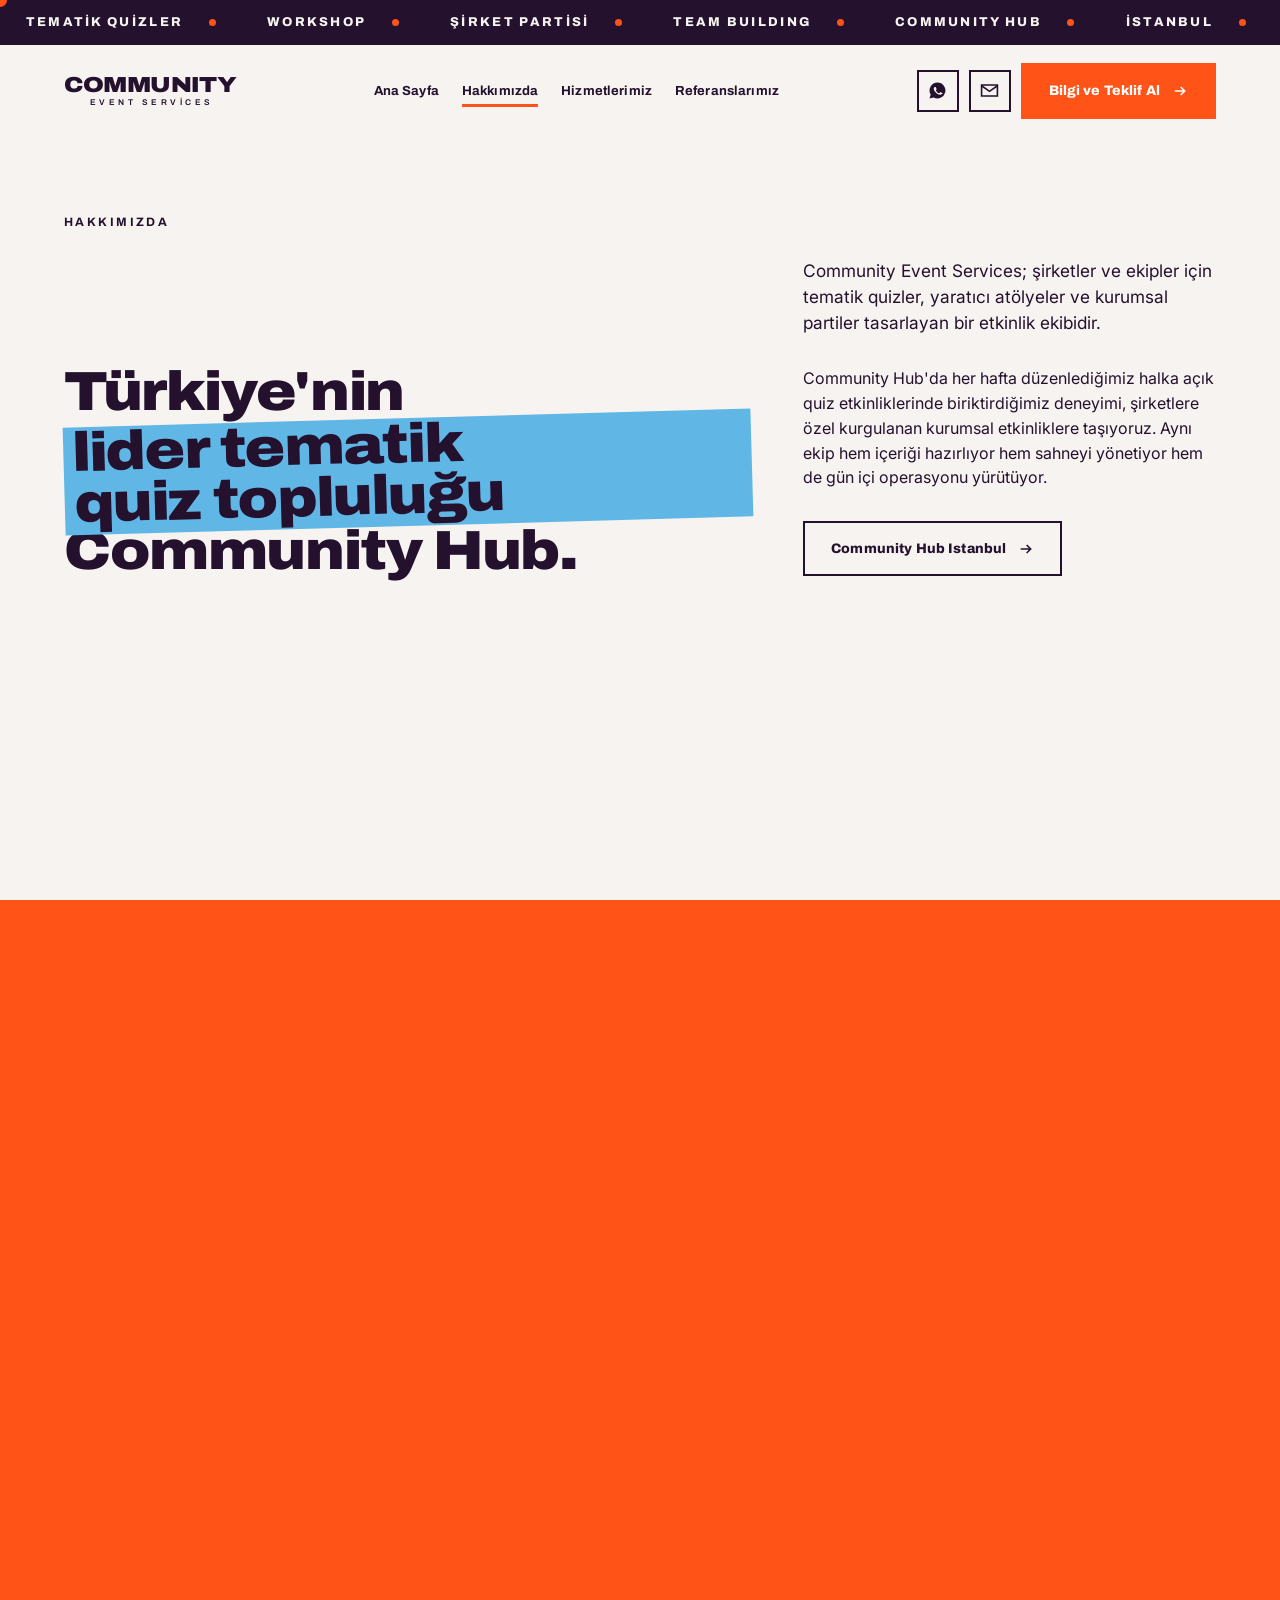
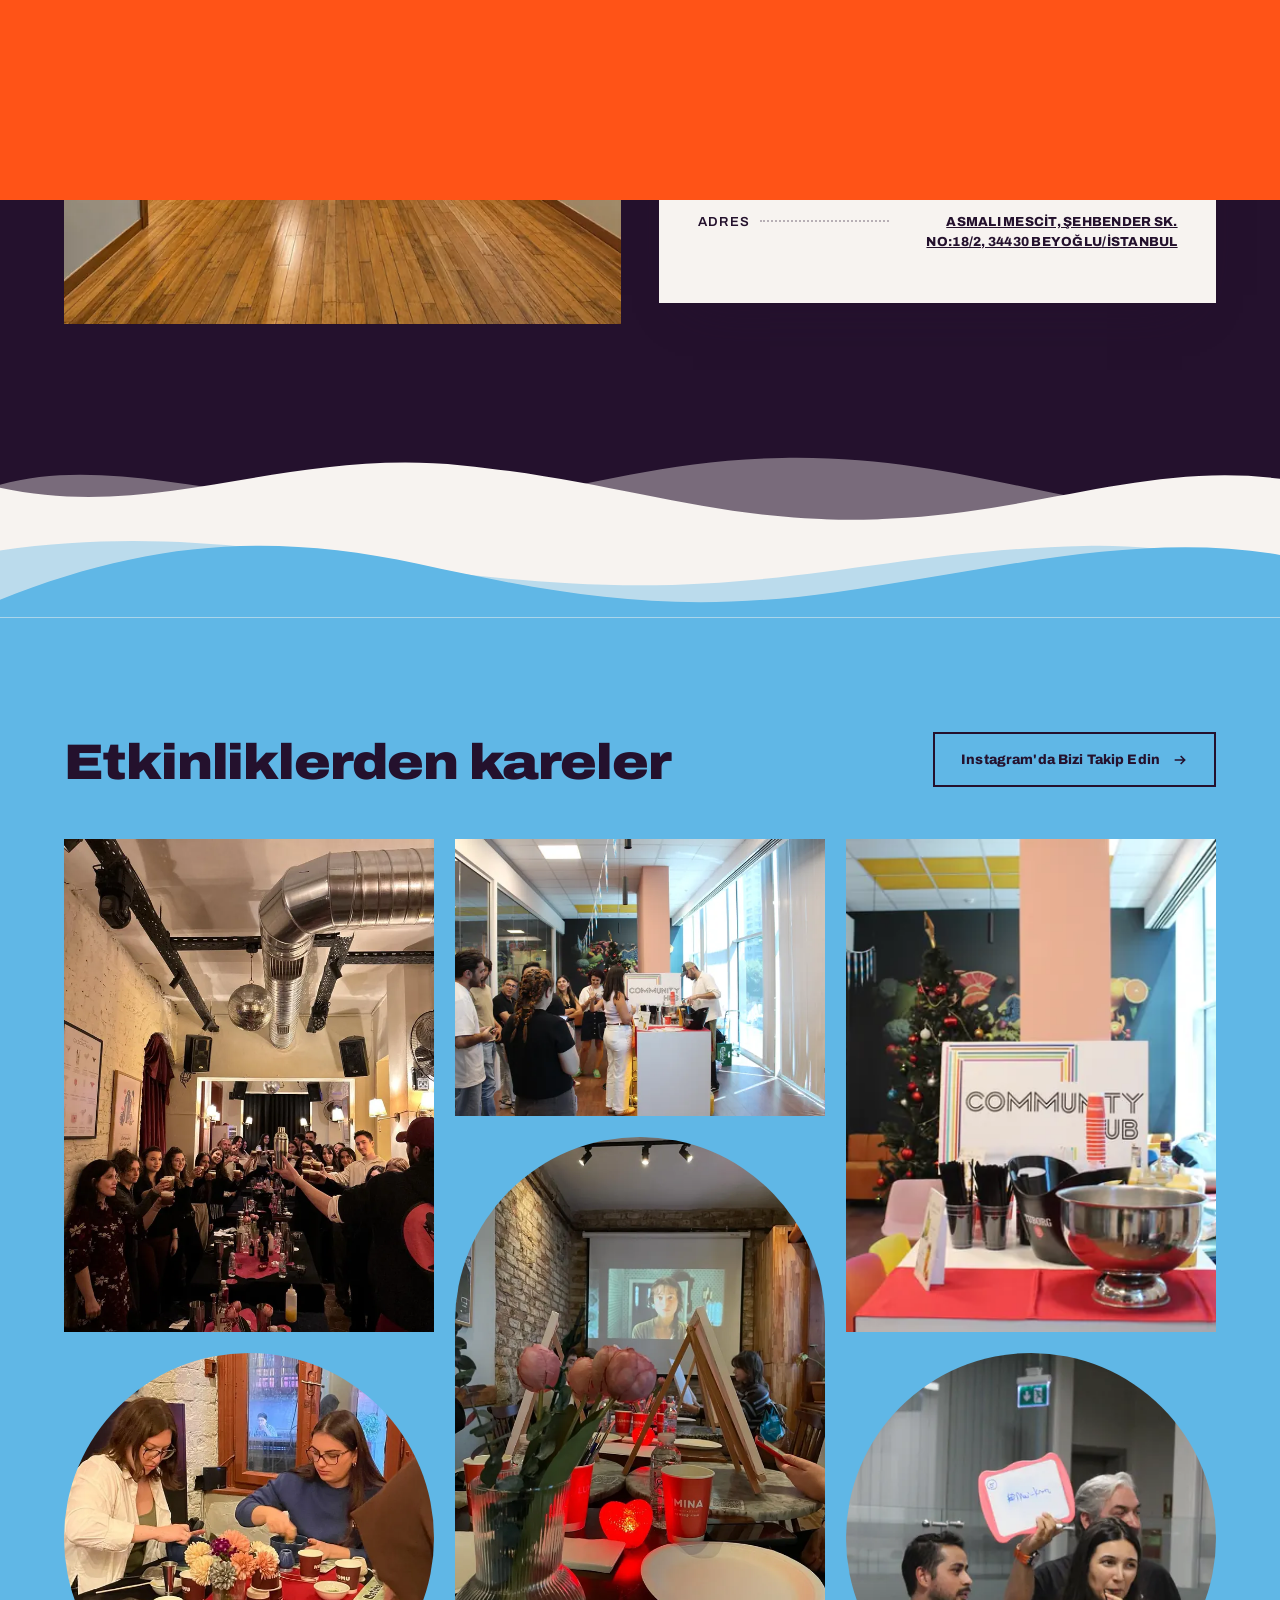
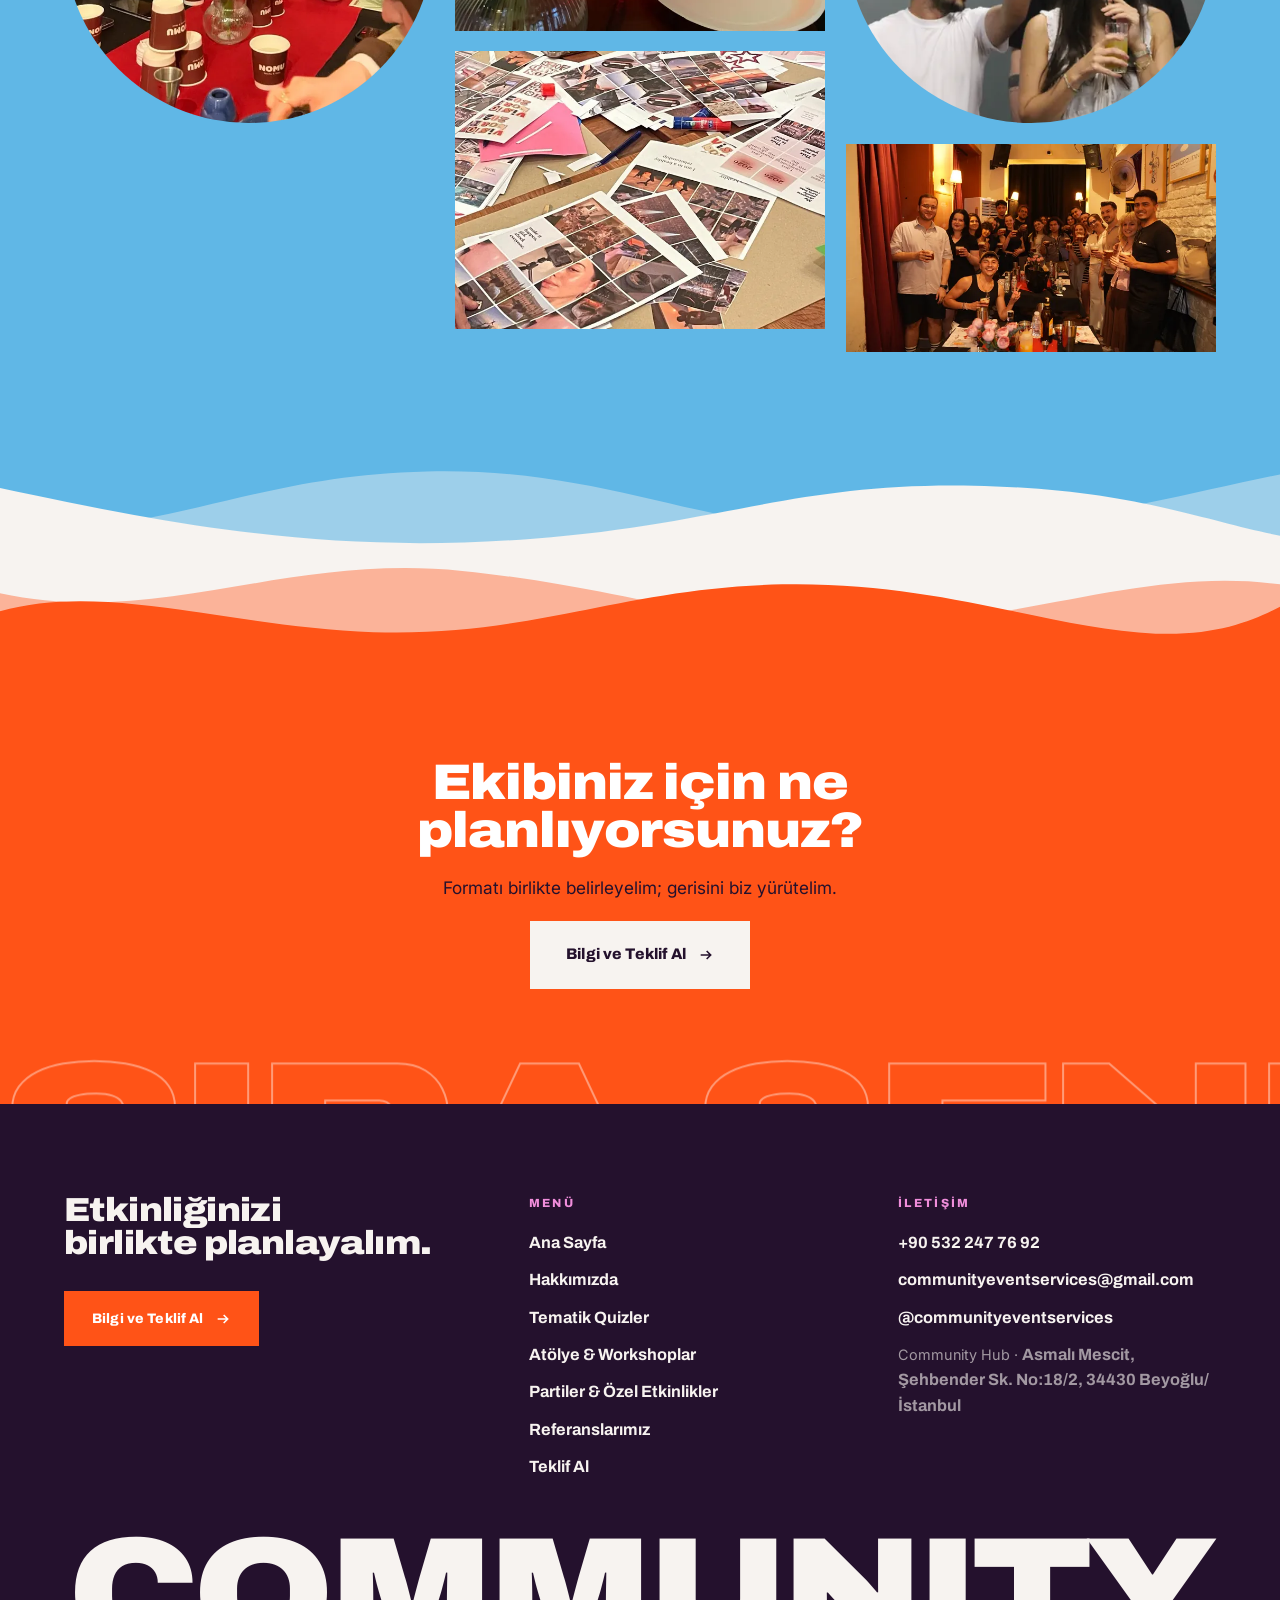
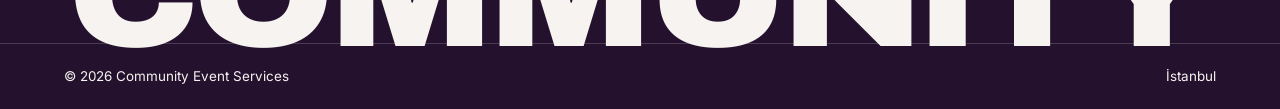
<file: hakkimizda.html>
<!doctype html>
<html lang="tr">
<head>
<meta charset="utf-8">
<meta name="viewport" content="width=device-width,initial-scale=1">
<title>Hakkımızda — Community Event Services</title>
<meta name="description" content="Community Event Services; şirketler ve ekipler için sosyal, yaratıcı ve katılımcı etkinlikler tasarlayan bir etkinlik ekibi. Community Hub ve ekibimiz hakkında.">
<meta name="theme-color" content="#F7F3F0">
<link rel="canonical" href="https://communityeventservices.com/hakkimizda.html">
<meta property="og:type" content="website">
<meta property="og:locale" content="tr_TR">
<meta property="og:site_name" content="Community Event Services">
<meta property="og:title" content="Hakkımızda — Community Event Services">
<meta property="og:description" content="Community Event Services; şirketler ve ekipler için sosyal, yaratıcı ve katılımcı etkinlikler tasarlayan bir etkinlik ekibi. Community Hub ve ekibimiz hakkında.">
<meta property="og:image" content="assets/img/og-default.jpg">
<meta name="twitter:card" content="summary_large_image">
<link rel="preconnect" href="https://fonts.googleapis.com">
<link rel="preconnect" href="https://fonts.gstatic.com" crossorigin>
<link href="https://fonts.googleapis.com/css2?family=Archivo:wdth,wght@62..125,400..900&family=Inter:wght@400;500;600&display=swap" rel="stylesheet">
<link rel="stylesheet" href="assets/css/styles.css">
<link rel="icon" href="assets/favicon.svg" type="image/svg+xml">
<noscript><style>.rv,.rv-mask>*{opacity:1!important;transform:none!important}.hl::before{transform:scaleX(1)!important}.wipe,.cursor{display:none!important}</style></noscript>
<script src="assets/js/config.js"></script>
</head>
<body>
<a class="skip-link" href="#main">İçeriğe geç</a>
<div class="wipe" aria-hidden="true"><span class="wipe__label"></span></div>
<div class="cursor" aria-hidden="true"><span class="cursor__label"></span></div>
<svg width="0" height="0" style="position:absolute" aria-hidden="true"><defs>
<pattern id="pat-dots" width="22" height="22" patternUnits="userSpaceOnUse"><circle cx="4" cy="4" r="3" fill="currentColor"/></pattern>
<pattern id="pat-squiggle" width="40" height="24" patternUnits="userSpaceOnUse"><path d="M0,12 q10,-11 20,0 t20,0" fill="none" stroke="currentColor" stroke-width="3"/></pattern>
<pattern id="pat-tri" width="34" height="34" patternUnits="userSpaceOnUse"><path d="M8,26 L17,8 L26,26 Z" fill="currentColor"/></pattern>
<pattern id="pat-arc" width="30" height="30" patternUnits="userSpaceOnUse"><path d="M0,26 a15,15 0 0 1 30,0" fill="none" stroke="currentColor" stroke-width="3"/></pattern>
</defs></svg>
<div class="ticker" aria-hidden="true"><div class="ticker__track"><span class="ticker__item">TEMATİK QUİZLER</span><span class="ticker__item">WORKSHOP</span><span class="ticker__item">ŞİRKET PARTİSİ</span><span class="ticker__item">TEAM BUILDING</span><span class="ticker__item">COMMUNITY HUB</span><span class="ticker__item">İSTANBUL</span><span class="ticker__item">TEMATİK QUİZLER</span><span class="ticker__item">WORKSHOP</span><span class="ticker__item">ŞİRKET PARTİSİ</span><span class="ticker__item">TEAM BUILDING</span><span class="ticker__item">COMMUNITY HUB</span><span class="ticker__item">İSTANBUL</span><span class="ticker__item">TEMATİK QUİZLER</span><span class="ticker__item">WORKSHOP</span><span class="ticker__item">ŞİRKET PARTİSİ</span><span class="ticker__item">TEAM BUILDING</span><span class="ticker__item">COMMUNITY HUB</span><span class="ticker__item">İSTANBUL</span><span class="ticker__item">TEMATİK QUİZLER</span><span class="ticker__item">WORKSHOP</span><span class="ticker__item">ŞİRKET PARTİSİ</span><span class="ticker__item">TEAM BUILDING</span><span class="ticker__item">COMMUNITY HUB</span><span class="ticker__item">İSTANBUL</span></div></div>
<header class="header">
 <div class="wrap header__inner">
  <a class="logo" href="index.html" aria-label="Community Event Services ana sayfa">
    <span class="logo__mark">COMMUNITY</span><span class="logo__sub">event services</span>
  </a>
  <nav class="nav" aria-label="Ana menü">
    <a class="nav__link" href="index.html">Ana Sayfa</a><a class="nav__link" href="hakkimizda.html" aria-current="page">Hakkımızda</a>
    <div class="nav__group">
      <button class="nav__link" aria-expanded="false" aria-haspopup="true">Hizmetlerimiz</button>
      <div class="nav__panel"><a href="tematik-quizler.html">Tematik Quizler</a><a href="workshoplar.html">Atölye & Workshoplar</a><a href="partiler.html">Partiler & Özel Etkinlikler</a></div>
    </div>
    <a class="nav__link" href="referanslarimiz.html">Referanslarımız</a>
  </nav>
  <div class="header__actions">
    <a class="icon-link icon-link--wa" data-c="wa-link" href="#" target="_blank" rel="noopener" aria-label="WhatsApp ile yazın"><svg viewBox="0 0 24 24"><path d="M12 2a10 10 0 0 0-8.6 15.1L2 22l5.1-1.3A10 10 0 1 0 12 2Zm5.5 14.1c-.2.6-1.2 1.2-1.7 1.2-.5.1-1 .1-1.6-.1-.4-.1-.9-.3-1.5-.6-2.6-1.1-4.3-3.7-4.4-3.9-.1-.2-1-1.4-1-2.6 0-1.2.6-1.8.9-2.1.2-.2.5-.3.7-.3h.5c.2 0 .4 0 .6.5.2.5.8 1.8.8 2 .1.1.1.3 0 .4l-.3.5-.4.4c-.1.1-.3.3-.1.6.2.3.7 1.2 1.6 2 1.1.9 1.9 1.2 2.2 1.3.3.1.4.1.6-.1.2-.2.7-.8.9-1.1.2-.3.4-.2.6-.1l1.9.9c.2.1.4.2.4.3.1.2.1.7-.1 1.3Z"/></svg></a>
    <a class="icon-link icon-link--mail" data-c="mail-link" href="#" aria-label="E-posta gönderin"><svg viewBox="0 0 24 24"><path d="M2 5h20v14H2z" fill="none" stroke="currentColor" stroke-width="2"/><path d="M2 6l10 7 10-7" fill="none" stroke="currentColor" stroke-width="2"/></svg></a>
    <a class="btn btn--accent" href="teklif-al.html" data-magnetic data-cursor="Teklif Al"><span>Bilgi ve Teklif Al</span><svg viewBox="0 0 24 24" aria-hidden="true"><path d="M4 12h15M13 6l6 6-6 6"/></svg></a>
    <button class="burger" aria-expanded="false" aria-label="Menüyü aç"><span></span></button>
  </div>
 </div>
</header>
<div class="menu" role="dialog" aria-modal="true" aria-label="Menü">
  <div class="menu__top">
    <span class="logo__mark">COMMUNITY</span>
    <button class="menu__close" aria-label="Menüyü kapat">✕</button>
  </div>
  <ul class="menu__list"><li><a href="index.html">Ana Sayfa</a></li><li><a href="hakkimizda.html">Hakkımızda</a></li>
    <li aria-hidden="true" style="opacity:.6;font-family:var(--display);font-weight:800;font-size:.78rem;letter-spacing:.2em;padding-top:16px">HİZMETLERİMİZ</li>
    <li><ul class="menu__list menu__sub"><li><a href="tematik-quizler.html">Tematik Quizler</a></li><li><a href="workshoplar.html">Atölye & Workshoplar</a></li><li><a href="partiler.html">Partiler & Özel Etkinlikler</a></li></ul></li>
    <li><a href="referanslarimiz.html">Referanslarımız</a></li><li><a href="teklif-al.html">Teklif Al</a></li></ul>
  <div class="menu__foot">
    <div class="sticker " aria-hidden="true" style="--st-bg:#D8EE8A;--st-fg:#24112D;--st-ring:#24112D;--rot:-14deg">HADİ<br>BAŞLAYALIM</div>
    <a class="btn btn--light" data-c="wa-link" href="#" target="_blank" rel="noopener"><span>WhatsApp</span><svg viewBox="0 0 24 24" aria-hidden="true"><path d="M4 12h15M13 6l6 6-6 6"/></svg></a>
    <a class="btn btn--outline" data-c="mail-link" href="#"><span>E-posta</span><svg viewBox="0 0 24 24" aria-hidden="true"><path d="M4 12h15M13 6l6 6-6 6"/></svg></a>
  </div>
</div>
<main id="main">
<section class="pagehead block block--cream">
 <div class="wrap">
  <p class="crumb rv">Hakkımızda</p>
  <div class="pagehead__grid">
    <h1 class="display t-hero rv">Türkiye'nin <span class="hl hl--sky hl--r1">lider tematik quiz topluluğu</span> Community Hub.</h1>
    <div>
      <p class="lede rv">Community Event Services; şirketler ve ekipler için tematik quizler, yaratıcı atölyeler ve kurumsal partiler tasarlayan bir etkinlik ekibidir.</p>
      <p class="copy mt-m rv">Community Hub'da her hafta düzenlediğimiz halka açık quiz etkinliklerinde biriktirdiğimiz deneyimi, şirketlere özel kurgulanan kurumsal etkinliklere taşıyoruz. Aynı ekip hem içeriği hazırlıyor hem sahneyi yönetiyor hem de gün içi operasyonu yürütüyor.</p>
      <a class="btn btn--outline mt-m rv" data-c="ig-link" href="#" target="_blank" rel="noopener"><span>Community Hub Istanbul</span><svg viewBox="0 0 24 24" aria-hidden="true"><path d="M4 12h15M13 6l6 6-6 6"/></svg></a>
    </div>
  </div>
 </div>
</section><section class="block block--cream section" id="rakamlar">
 <div class="wrap">
  <div class="grid g-2 mb-l" style="align-items:end">
    <h2 class="display t-xl rv">Rakamlarla Community.</h2>
    <p class="copy rv">Aşağıdaki veriler bugüne kadar düzenlediğimiz halka açık ve kurumsal etkinliklerin toplamını gösteriyor.</p>
  </div>
  <div class="stats rv" data-stagger><div class="stat rv"><p class="stat__value" data-count="450" data-suffix="+" data-dec="0" data-group="0">0</p><p class="stat__label">Gerçekleştirilen Etkinlik</p></div><div class="stat rv"><p class="stat__value" data-count="28000" data-suffix="+" data-dec="0" data-group="1">0</p><p class="stat__label">Katılımcı</p></div><div class="stat rv"><p class="stat__value" data-count="4.9" data-suffix="/5" data-dec="1" data-group="0">0</p><p class="stat__label">Ortalama Katılımcı Puanı</p></div><div class="stat rv"><p class="stat__value" data-count="5000" data-suffix="+" data-dec="0" data-group="1">0</p><p class="stat__label">Katılımcı Yorumu</p></div></div>
 </div>
</section><svg class="blob" viewBox="0 0 1440 120" preserveAspectRatio="none" aria-hidden="true" style="background:#F7F3F0">
<path d="M0,28 C220,84 380,116 600,96 C820,76 900,16 1120,26 C1280,33 1360,74 1440,92 L1440,120 L0,120 Z" fill="#24112D" opacity=".4" transform="translate(0,-14)"/>
<path d="M0,102 C200,102 280,26 480,20 C680,14 780,96 980,102 C1160,107 1300,58 1440,24 L1440,120 L0,120 Z" fill="#24112D"/></svg>
<section class="block block--ink section">
 <div class="wrap">
   <div class="grid g-2" style="align-items:center">
     <div><img class="ph ph--block" src="assets/img/community-hub-01-700.webp" srcset="assets/img/community-hub-01-700.webp 700w, assets/img/community-hub-01-1254.webp 1254w" sizes="(max-width:767px) 92vw, 46vw" alt="Community Hub etkinlik alanının iç mekanı" width="1254" height="1254" loading="lazy" decoding="async"></div>
     <div>
       <p class="eyebrow rv">Mekanımız</p>
       <h2 class="display t-xl rv">Community Hub</h2>
       <p class="copy mt-m rv">Community Hub; workshoplar, quiz etkinlikleri, ekip buluşmaları, partiler ve özel organizasyonlar için kullanılabilen Community'nin etkinlik alanıdır.</p>
       <div class="speccard mt-l rv">
         <h3 class="display t-sm">Alan bilgileri</h3>
         <ul class="speccard__list">
           <li>Kapasite<b data-hub="capacity"></b></li>
           <li>Teknik imkanlar<b data-hub="technical"></b></li>
           <li>Adres<b data-hub="address"></b></li>
         </ul>
       </div>
     </div>
   </div>
 </div>
</section>
<svg class="blob" viewBox="0 0 1440 120" preserveAspectRatio="none" aria-hidden="true" style="background:#24112D">
<path d="M0,74 C120,34 260,96 420,102 C600,109 700,42 880,38 C1060,34 1180,98 1300,104 C1370,107 1410,86 1440,68 L1440,120 L0,120 Z" fill="#F7F3F0" opacity=".4" transform="translate(0,-14)"/>
<path d="M0,64 C180,110 320,10 520,34 C720,58 820,120 1020,104 C1180,91 1300,30 1440,52 L1440,120 L0,120 Z" fill="#F7F3F0"/></svg><svg class="blob" viewBox="0 0 1440 120" preserveAspectRatio="none" aria-hidden="true" style="background:#F7F3F0">
<path d="M0,44 C240,4 400,72 640,88 C880,104 1000,44 1220,38 C1320,35 1390,60 1440,80 L1440,120 L0,120 Z" fill="#60B7E6" opacity=".4" transform="translate(0,-14)"/>
<path d="M0,96 C160,20 300,4 470,48 C640,92 760,116 940,86 C1120,56 1280,4 1440,36 L1440,120 L0,120 Z" fill="#60B7E6"/></svg>
<section class="block block--sky section">
 <div class="wrap">
   <div style="display:flex;justify-content:space-between;align-items:flex-end;gap:24px;flex-wrap:wrap" class="mb-l">
     <h2 class="display t-xl rv">Etkinliklerden kareler</h2>
     <a class="btn btn--outline" data-c="ig-link" href="#" target="_blank" rel="noopener"><span>Instagram'da Bizi Takip Edin</span><svg viewBox="0 0 24 24" aria-hidden="true"><path d="M4 12h15M13 6l6 6-6 6"/></svg></a>
   </div>
   <div class="mason"><div class="rv"><img class="ph ph--block ph--r34" src="assets/img/kokteyl-02-700.webp" srcset="assets/img/kokteyl-02-700.webp 700w, assets/img/kokteyl-02-1200.webp 1200w" sizes="(max-width:560px) 92vw, (max-width:1023px) 46vw, 31vw" alt="Kokteyl workshopunda kalabalık grup" width="1200" height="1600" loading="lazy" decoding="async"></div><div class="rv"><img class="ph ph--circle ph--r11" src="assets/img/matcha-01-700.webp" srcset="assets/img/matcha-01-700.webp 700w" sizes="(max-width:560px) 92vw, (max-width:1023px) 46vw, 31vw" alt="Matcha hazırlayan katılımcılar" width="700" height="1244" loading="lazy" decoding="async"></div><div class="rv"><img class="ph ph--block ph--r43" src="assets/img/kurumsal-etkinlik-01-700.webp" srcset="assets/img/kurumsal-etkinlik-01-700.webp 700w, assets/img/kurumsal-etkinlik-01-1400.webp 1400w" sizes="(max-width:560px) 92vw, (max-width:1023px) 46vw, 31vw" alt="Ofis etkinliğinde sohbet eden katılımcılar" width="1400" height="933" loading="lazy" decoding="async"></div><div class="rv"><img class="ph ph--arch ph--r34" src="assets/img/tuval-03-700.webp" srcset="assets/img/tuval-03-700.webp 700w, assets/img/tuval-03-1200.webp 1200w" sizes="(max-width:560px) 92vw, (max-width:1023px) 46vw, 31vw" alt="Tuval boyama atölyesi kurulumu" width="1200" height="1600" loading="lazy" decoding="async"></div><div class="rv"><img class="ph ph--block ph--r43" src="assets/img/visionboard-02-700.webp" srcset="assets/img/visionboard-02-700.webp 700w, assets/img/visionboard-02-1200.webp 1200w" sizes="(max-width:560px) 92vw, (max-width:1023px) 46vw, 31vw" alt="Vision board çalışması için hazırlanan masa" width="1200" height="1600" loading="lazy" decoding="async"></div><div class="rv"><img class="ph ph--block ph--r34" src="assets/img/hub-kurulum-01-700.webp" srcset="assets/img/hub-kurulum-01-700.webp 700w, assets/img/hub-kurulum-01-1400.webp 1400w" sizes="(max-width:560px) 92vw, (max-width:1023px) 46vw, 31vw" alt="Community Hub'da hazırlanan etkinlik alanı" width="1400" height="933" loading="lazy" decoding="async"></div><div class="rv"><img class="ph ph--circle ph--r11" src="assets/img/kurumsal-quiz-02-700.webp" srcset="assets/img/kurumsal-quiz-02-700.webp 700w, assets/img/kurumsal-quiz-02-1400.webp 1400w" sizes="(max-width:560px) 92vw, (max-width:1023px) 46vw, 31vw" alt="Quiz etkinliğinde gülen katılımcılar" width="1400" height="933" loading="lazy" decoding="async"></div><div class="rv"><img class="ph ph--block ph--r169" src="assets/img/parti-grup-01-700.webp" srcset="assets/img/parti-grup-01-700.webp 700w, assets/img/parti-grup-01-1400.webp 1400w" sizes="(max-width:560px) 92vw, (max-width:1023px) 46vw, 31vw" alt="Şirket partisinde toplu fotoğraf" width="1400" height="788" loading="lazy" decoding="async"></div></div>
 </div>
</section>
<svg class="blob" viewBox="0 0 1440 120" preserveAspectRatio="none" aria-hidden="true" style="background:#60B7E6">
<path d="M0,102 C200,102 280,26 480,20 C680,14 780,96 980,102 C1160,107 1300,58 1440,24 L1440,120 L0,120 Z" fill="#F7F3F0" opacity=".4" transform="translate(0,-14)"/>
<path d="M0,28 C220,84 380,116 600,96 C820,76 900,16 1120,26 C1280,33 1360,74 1440,92 L1440,120 L0,120 Z" fill="#F7F3F0"/></svg><svg class="blob" viewBox="0 0 1440 120" preserveAspectRatio="none" aria-hidden="true" style="background:#F7F3F0">
<path d="M0,64 C180,110 320,10 520,34 C720,58 820,120 1020,104 C1180,91 1300,30 1440,52 L1440,120 L0,120 Z" fill="#FF5317" opacity=".4" transform="translate(0,-14)"/>
<path d="M0,74 C120,34 260,96 420,102 C600,109 700,42 880,38 C1060,34 1180,98 1300,104 C1370,107 1410,86 1440,68 L1440,120 L0,120 Z" fill="#FF5317"/></svg>
<section class="block block--orange section" style="overflow:hidden">
 <span class="bigword" data-par="6" aria-hidden="true">SIRA SENDE · SIRA SENDE · SIRA SENDE</span>
 <div class="wrap rel" style="text-align:center;display:grid;justify-items:center;gap:20px">
   <h2 class="display t-xl rv" style="max-width:20ch">Ekibiniz için ne planlıyorsunuz?</h2>
   <p class="lede rv" style="max-width:46ch">Formatı birlikte belirleyelim; gerisini biz yürütelim.</p>
   <a class="btn btn--light btn--lg rv" href="teklif-al.html" data-magnetic><span>Bilgi ve Teklif Al</span><svg viewBox="0 0 24 24" aria-hidden="true"><path d="M4 12h15M13 6l6 6-6 6"/></svg></a>
 </div>
</section>
</main>
<footer class="footer">
 <div class="wrap">
  <div class="footer__grid">
    <div>
      <h2 class="display t-lg">Etkinliğinizi<br>birlikte planlayalım.</h2>
      <a class="btn btn--accent mt-m" href="teklif-al.html" data-magnetic><span>Bilgi ve Teklif Al</span><svg viewBox="0 0 24 24" aria-hidden="true"><path d="M4 12h15M13 6l6 6-6 6"/></svg></a>
    </div>
    <div>
      <p class="footer__label">Menü</p>
      <ul class="footer__list"><li><a href="index.html">Ana Sayfa</a></li><li><a href="hakkimizda.html">Hakkımızda</a></li><li><a href="tematik-quizler.html">Tematik Quizler</a></li><li><a href="workshoplar.html">Atölye & Workshoplar</a></li><li><a href="partiler.html">Partiler & Özel Etkinlikler</a></li><li><a href="referanslarimiz.html">Referanslarımız</a></li><li><a href="teklif-al.html">Teklif Al</a></li></ul>
    </div>
    <div>
      <p class="footer__label">İletişim</p>
      <ul class="footer__list">
        <li><a data-c="wa-link" href="#" target="_blank" rel="noopener"><span data-c="wa-text"></span></a></li>
        <li><a data-c="mail-link" href="#"><span data-c="mail-text"></span></a></li>
        <li><a data-c="ig-link" href="#" target="_blank" rel="noopener"><span data-c="ig-text"></span></a></li>
        <li style="opacity:.6;font-family:var(--body);font-size:.9rem;font-weight:400">
          Community Hub · <span data-hub="address"></span></li>
      </ul>
    </div>
  </div>
  <p class="footer__wordmark" aria-hidden="true">COMMUNITY</p>
 </div>
 <div class="wrap footer__bottom">
   <span>© 2026 Community Event Services</span>
   <span>İstanbul</span>
 </div>
</footer>
<script src="assets/js/app.js" defer></script>
</body>
</html>
</file>
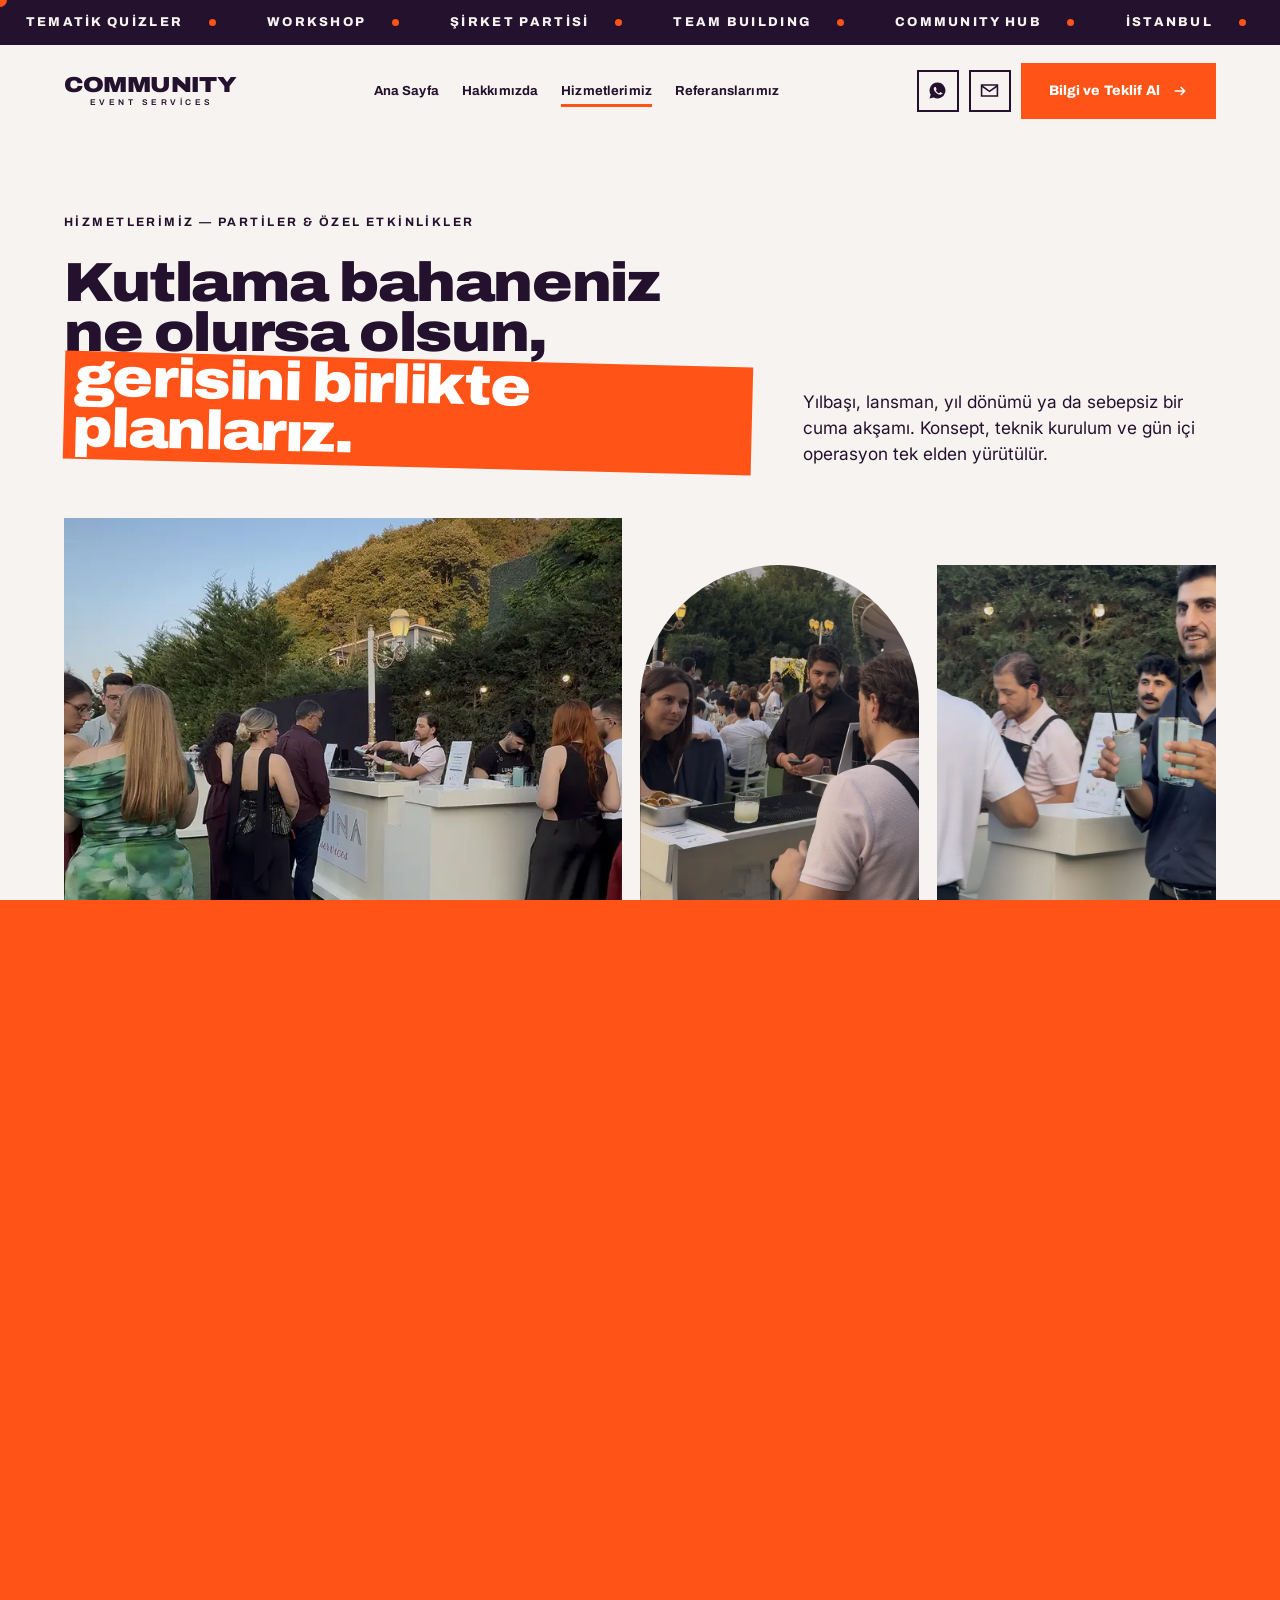
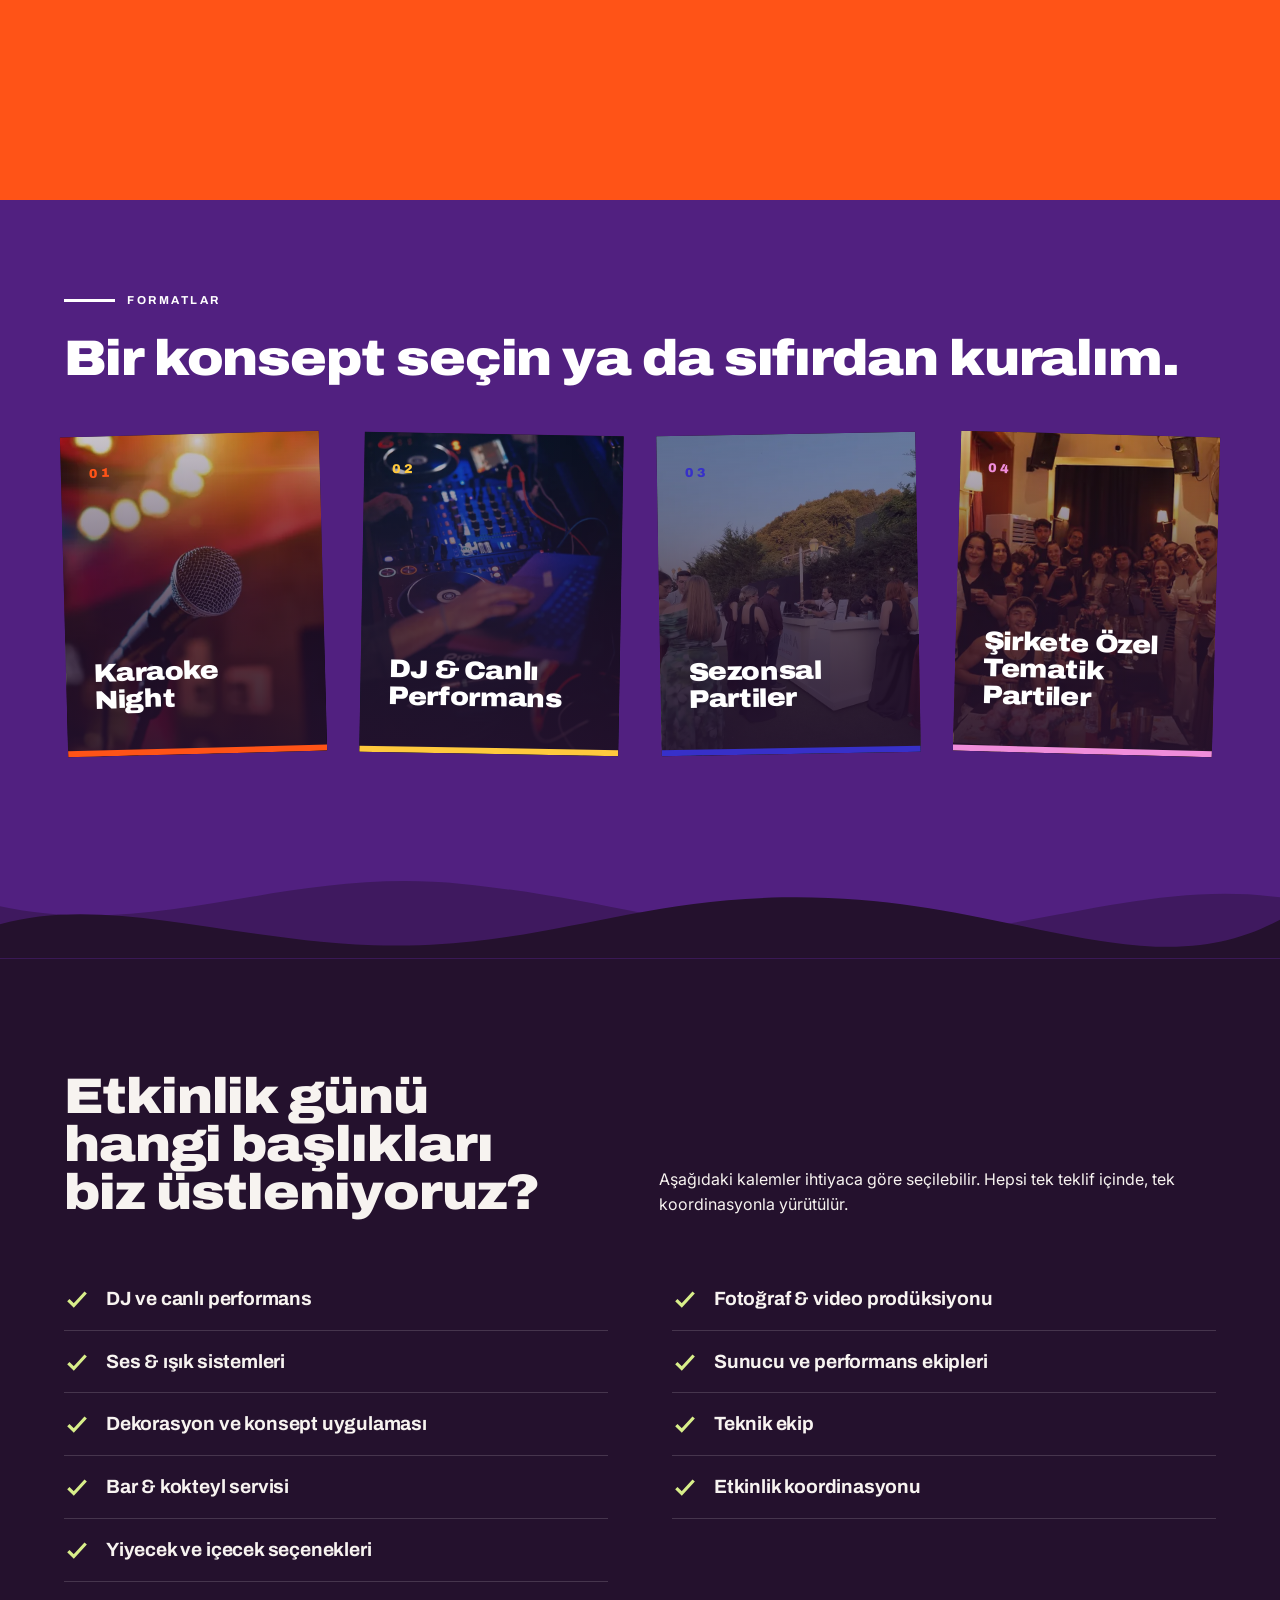
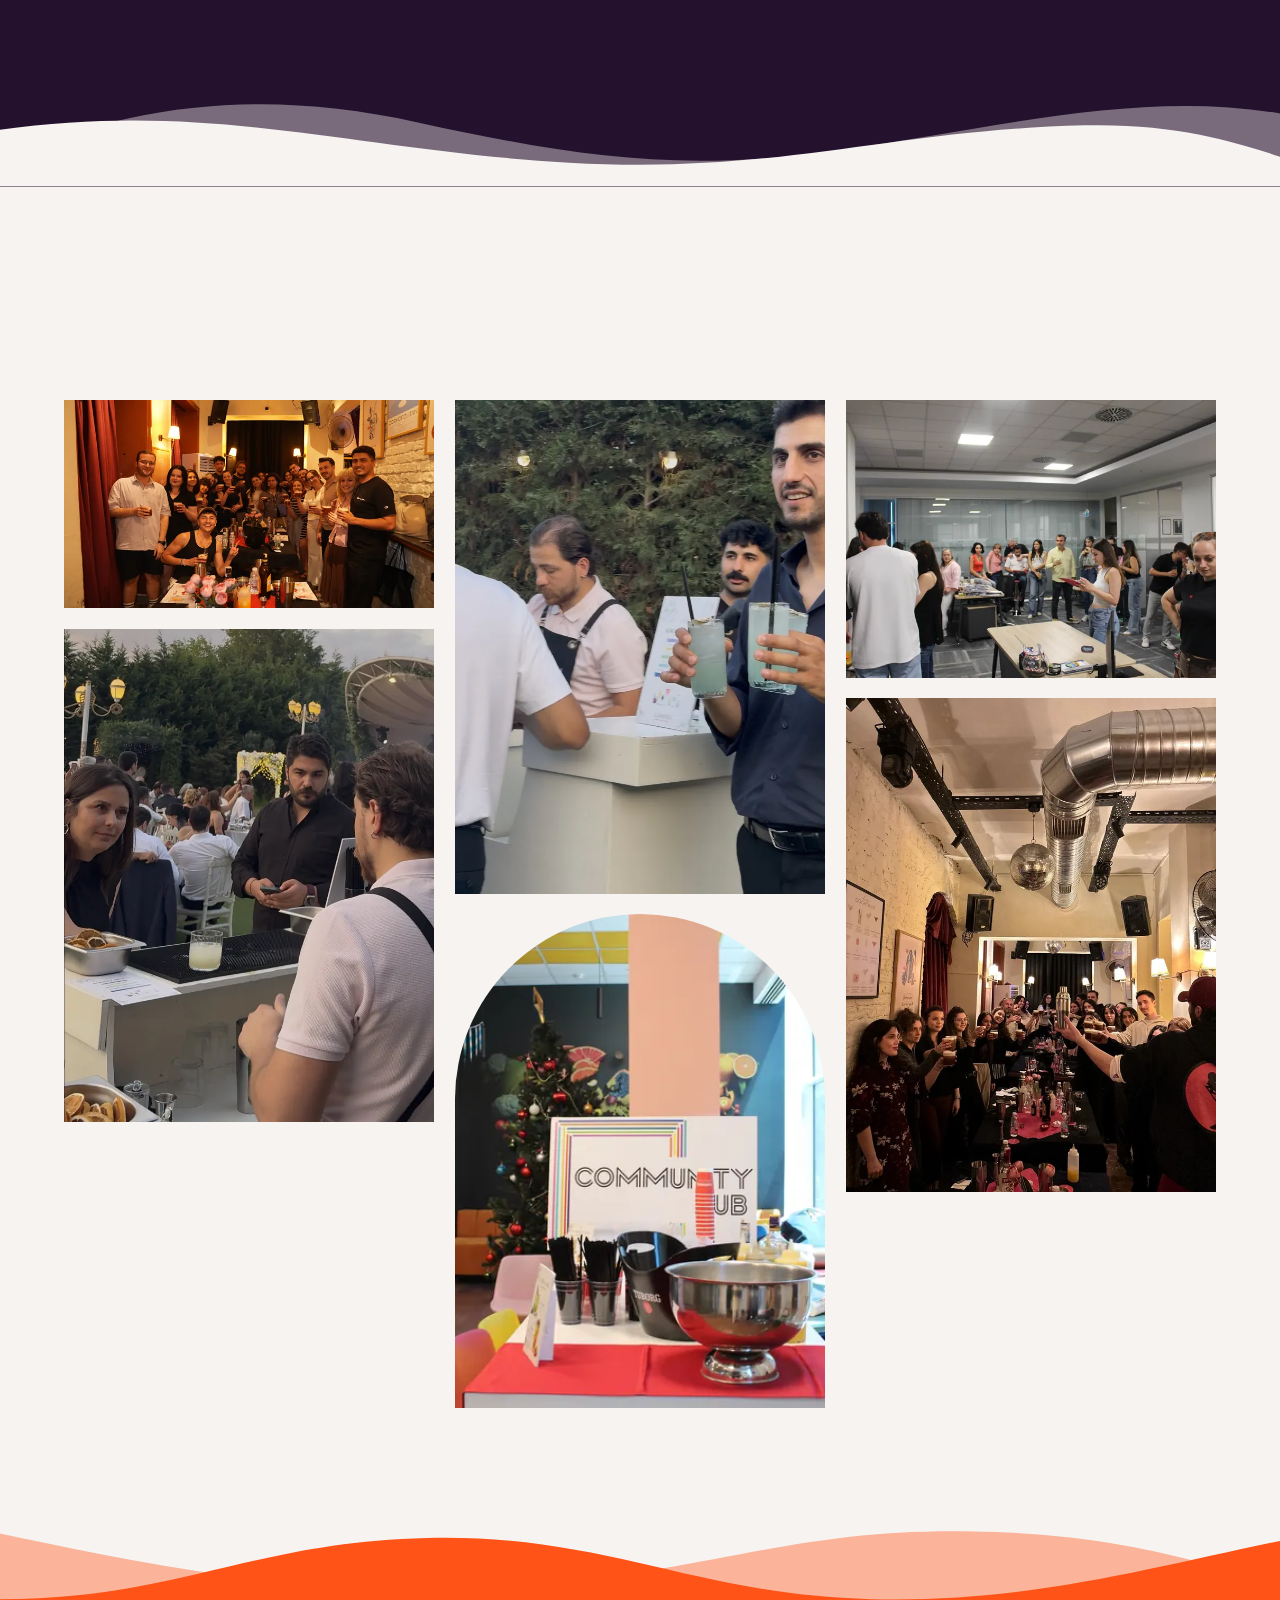
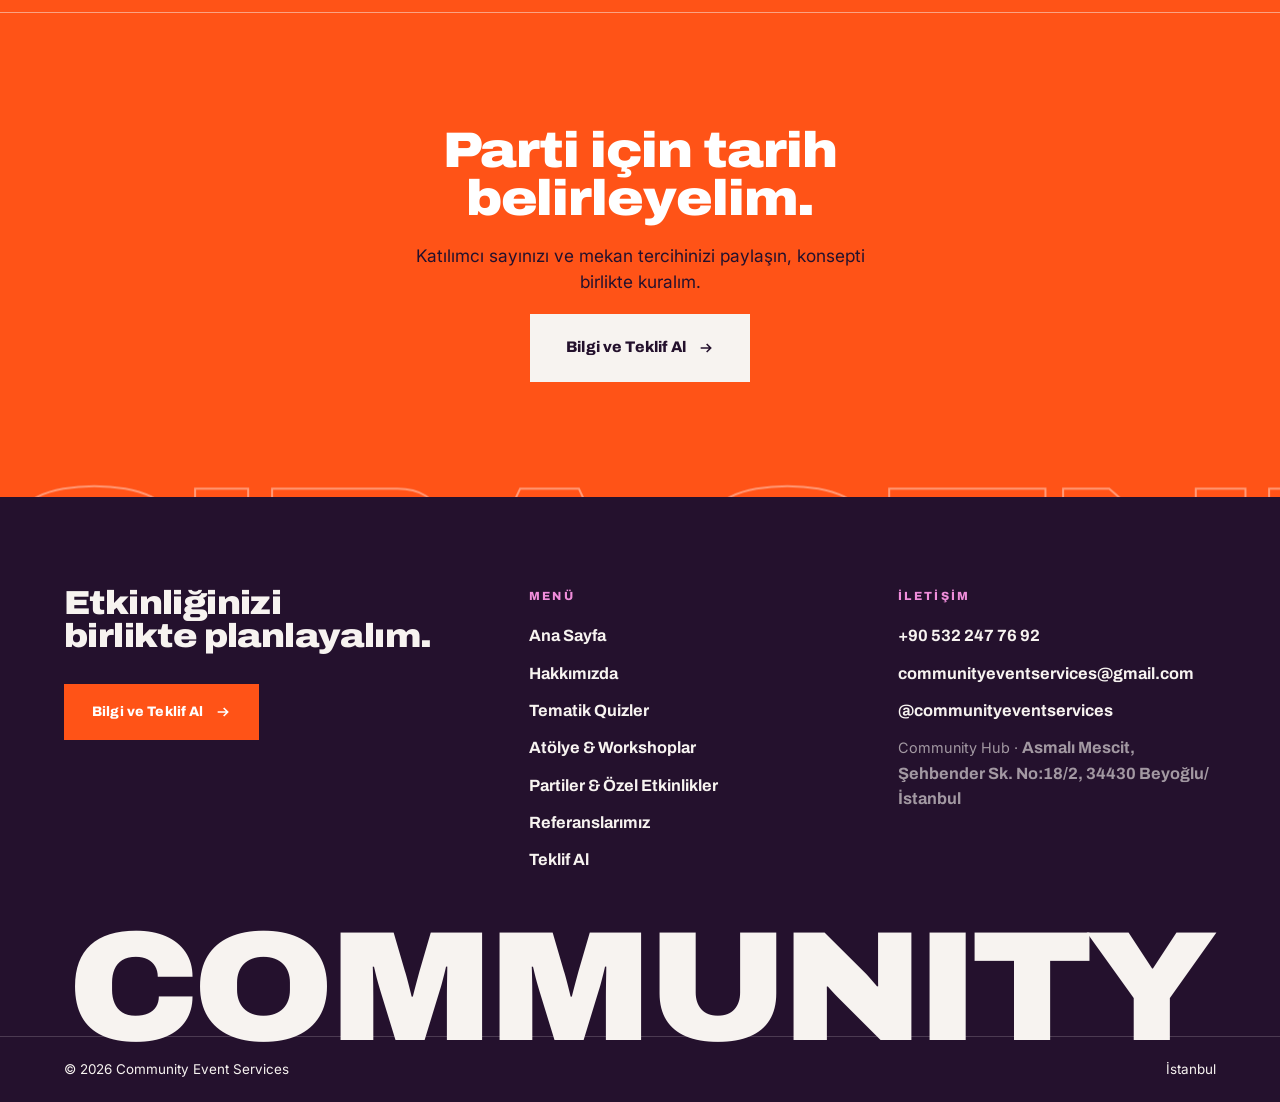
<file: partiler.html>
<!doctype html>
<html lang="tr">
<head>
<meta charset="utf-8">
<meta name="viewport" content="width=device-width,initial-scale=1">
<title>Partiler & Özel Etkinlikler — Community Event Services</title>
<meta name="description" content="Şirket partileri, karaoke geceleri, DJ ve canlı performanslı etkinlikler, açık hava yaz organizasyonları. Ses, ışık, bar, catering ve koordinasyon tek elden.">
<meta name="theme-color" content="#F7F3F0">
<link rel="canonical" href="https://communityeventservices.com/partiler.html">
<meta property="og:type" content="website">
<meta property="og:locale" content="tr_TR">
<meta property="og:site_name" content="Community Event Services">
<meta property="og:title" content="Partiler & Özel Etkinlikler — Community Event Services">
<meta property="og:description" content="Şirket partileri, karaoke geceleri, DJ ve canlı performanslı etkinlikler, açık hava yaz organizasyonları. Ses, ışık, bar, catering ve koordinasyon tek elden.">
<meta property="og:image" content="assets/img/og-default.jpg">
<meta name="twitter:card" content="summary_large_image">
<link rel="preconnect" href="https://fonts.googleapis.com">
<link rel="preconnect" href="https://fonts.gstatic.com" crossorigin>
<link href="https://fonts.googleapis.com/css2?family=Archivo:wdth,wght@62..125,400..900&family=Inter:wght@400;500;600&display=swap" rel="stylesheet">
<link rel="stylesheet" href="assets/css/styles.css">
<link rel="icon" href="assets/favicon.svg" type="image/svg+xml">
<noscript><style>.rv,.rv-mask>*{opacity:1!important;transform:none!important}.hl::before{transform:scaleX(1)!important}.wipe,.cursor{display:none!important}</style></noscript>
<script src="assets/js/config.js"></script>
</head>
<body>
<a class="skip-link" href="#main">İçeriğe geç</a>
<div class="wipe" aria-hidden="true"><span class="wipe__label"></span></div>
<div class="cursor" aria-hidden="true"><span class="cursor__label"></span></div>
<svg width="0" height="0" style="position:absolute" aria-hidden="true"><defs>
<pattern id="pat-dots" width="22" height="22" patternUnits="userSpaceOnUse"><circle cx="4" cy="4" r="3" fill="currentColor"/></pattern>
<pattern id="pat-squiggle" width="40" height="24" patternUnits="userSpaceOnUse"><path d="M0,12 q10,-11 20,0 t20,0" fill="none" stroke="currentColor" stroke-width="3"/></pattern>
<pattern id="pat-tri" width="34" height="34" patternUnits="userSpaceOnUse"><path d="M8,26 L17,8 L26,26 Z" fill="currentColor"/></pattern>
<pattern id="pat-arc" width="30" height="30" patternUnits="userSpaceOnUse"><path d="M0,26 a15,15 0 0 1 30,0" fill="none" stroke="currentColor" stroke-width="3"/></pattern>
</defs></svg>
<div class="ticker" aria-hidden="true"><div class="ticker__track"><span class="ticker__item">TEMATİK QUİZLER</span><span class="ticker__item">WORKSHOP</span><span class="ticker__item">ŞİRKET PARTİSİ</span><span class="ticker__item">TEAM BUILDING</span><span class="ticker__item">COMMUNITY HUB</span><span class="ticker__item">İSTANBUL</span><span class="ticker__item">TEMATİK QUİZLER</span><span class="ticker__item">WORKSHOP</span><span class="ticker__item">ŞİRKET PARTİSİ</span><span class="ticker__item">TEAM BUILDING</span><span class="ticker__item">COMMUNITY HUB</span><span class="ticker__item">İSTANBUL</span><span class="ticker__item">TEMATİK QUİZLER</span><span class="ticker__item">WORKSHOP</span><span class="ticker__item">ŞİRKET PARTİSİ</span><span class="ticker__item">TEAM BUILDING</span><span class="ticker__item">COMMUNITY HUB</span><span class="ticker__item">İSTANBUL</span><span class="ticker__item">TEMATİK QUİZLER</span><span class="ticker__item">WORKSHOP</span><span class="ticker__item">ŞİRKET PARTİSİ</span><span class="ticker__item">TEAM BUILDING</span><span class="ticker__item">COMMUNITY HUB</span><span class="ticker__item">İSTANBUL</span></div></div>
<header class="header">
 <div class="wrap header__inner">
  <a class="logo" href="index.html" aria-label="Community Event Services ana sayfa">
    <span class="logo__mark">COMMUNITY</span><span class="logo__sub">event services</span>
  </a>
  <nav class="nav" aria-label="Ana menü">
    <a class="nav__link" href="index.html">Ana Sayfa</a><a class="nav__link" href="hakkimizda.html">Hakkımızda</a>
    <div class="nav__group">
      <button class="nav__link" aria-expanded="false" aria-haspopup="true" aria-current="page">Hizmetlerimiz</button>
      <div class="nav__panel"><a href="tematik-quizler.html">Tematik Quizler</a><a href="workshoplar.html">Atölye & Workshoplar</a><a href="partiler.html">Partiler & Özel Etkinlikler</a></div>
    </div>
    <a class="nav__link" href="referanslarimiz.html">Referanslarımız</a>
  </nav>
  <div class="header__actions">
    <a class="icon-link icon-link--wa" data-c="wa-link" href="#" target="_blank" rel="noopener" aria-label="WhatsApp ile yazın"><svg viewBox="0 0 24 24"><path d="M12 2a10 10 0 0 0-8.6 15.1L2 22l5.1-1.3A10 10 0 1 0 12 2Zm5.5 14.1c-.2.6-1.2 1.2-1.7 1.2-.5.1-1 .1-1.6-.1-.4-.1-.9-.3-1.5-.6-2.6-1.1-4.3-3.7-4.4-3.9-.1-.2-1-1.4-1-2.6 0-1.2.6-1.8.9-2.1.2-.2.5-.3.7-.3h.5c.2 0 .4 0 .6.5.2.5.8 1.8.8 2 .1.1.1.3 0 .4l-.3.5-.4.4c-.1.1-.3.3-.1.6.2.3.7 1.2 1.6 2 1.1.9 1.9 1.2 2.2 1.3.3.1.4.1.6-.1.2-.2.7-.8.9-1.1.2-.3.4-.2.6-.1l1.9.9c.2.1.4.2.4.3.1.2.1.7-.1 1.3Z"/></svg></a>
    <a class="icon-link icon-link--mail" data-c="mail-link" href="#" aria-label="E-posta gönderin"><svg viewBox="0 0 24 24"><path d="M2 5h20v14H2z" fill="none" stroke="currentColor" stroke-width="2"/><path d="M2 6l10 7 10-7" fill="none" stroke="currentColor" stroke-width="2"/></svg></a>
    <a class="btn btn--accent" href="teklif-al.html" data-magnetic data-cursor="Teklif Al"><span>Bilgi ve Teklif Al</span><svg viewBox="0 0 24 24" aria-hidden="true"><path d="M4 12h15M13 6l6 6-6 6"/></svg></a>
    <button class="burger" aria-expanded="false" aria-label="Menüyü aç"><span></span></button>
  </div>
 </div>
</header>
<div class="menu" role="dialog" aria-modal="true" aria-label="Menü">
  <div class="menu__top">
    <span class="logo__mark">COMMUNITY</span>
    <button class="menu__close" aria-label="Menüyü kapat">✕</button>
  </div>
  <ul class="menu__list"><li><a href="index.html">Ana Sayfa</a></li><li><a href="hakkimizda.html">Hakkımızda</a></li>
    <li aria-hidden="true" style="opacity:.6;font-family:var(--display);font-weight:800;font-size:.78rem;letter-spacing:.2em;padding-top:16px">HİZMETLERİMİZ</li>
    <li><ul class="menu__list menu__sub"><li><a href="tematik-quizler.html">Tematik Quizler</a></li><li><a href="workshoplar.html">Atölye & Workshoplar</a></li><li><a href="partiler.html">Partiler & Özel Etkinlikler</a></li></ul></li>
    <li><a href="referanslarimiz.html">Referanslarımız</a></li><li><a href="teklif-al.html">Teklif Al</a></li></ul>
  <div class="menu__foot">
    <div class="sticker " aria-hidden="true" style="--st-bg:#D8EE8A;--st-fg:#24112D;--st-ring:#24112D;--rot:-14deg">HADİ<br>BAŞLAYALIM</div>
    <a class="btn btn--light" data-c="wa-link" href="#" target="_blank" rel="noopener"><span>WhatsApp</span><svg viewBox="0 0 24 24" aria-hidden="true"><path d="M4 12h15M13 6l6 6-6 6"/></svg></a>
    <a class="btn btn--outline" data-c="mail-link" href="#"><span>E-posta</span><svg viewBox="0 0 24 24" aria-hidden="true"><path d="M4 12h15M13 6l6 6-6 6"/></svg></a>
  </div>
</div>
<main id="main">
<section class="pagehead block block--cream">
 <div class="wrap">
  <p class="crumb rv">Hizmetlerimiz — Partiler & Özel Etkinlikler</p>
  <div class="pagehead__grid">
    <h1 class="display t-hero rv">Kutlama bahaneniz ne olursa olsun, <span class="hl hl--orange hl--r2">gerisini birlikte planlarız.</span></h1>
    <p class="lede rv">Yılbaşı, lansman, yıl dönümü ya da sebepsiz bir cuma akşamı. Konsept, teknik kurulum ve gün içi operasyon tek elden yürütülür.</p>
  </div>
  <div class="partyhero mt-l">
    <div class="rv"><img class="ph ph--block ph--r43" src="assets/img/parti-04-700.webp" srcset="assets/img/parti-04-700.webp 700w, assets/img/parti-04-1206.webp 1206w" sizes="(max-width:767px) 92vw, 52vw" alt="Açık havada kurulan şirket partisi ve bar alanı" width="1206" height="1885" loading="eager" fetchpriority="high" decoding="async"></div>
    <div class="rv"><img class="ph ph--arch ph--r34" src="assets/img/parti-02-700.webp" srcset="assets/img/parti-02-700.webp 700w, assets/img/parti-02-1206.webp 1206w" sizes="(max-width:767px) 46vw, 22vw" alt="Etkinlikte ikram ve catering masası" width="1206" height="1823" loading="lazy" decoding="async"></div>
    <div class="rv"><img class="ph ph--block ph--r34" src="assets/img/parti-03-700.webp" srcset="assets/img/parti-03-700.webp 700w, assets/img/parti-03-1206.webp 1206w" sizes="(max-width:767px) 46vw, 22vw" alt="Bar önünde sohbet eden davetliler" width="1206" height="1970" loading="lazy" decoding="async"></div>
  </div>
 </div>
</section>

<svg class="blob" viewBox="0 0 1440 120" preserveAspectRatio="none" aria-hidden="true" style="background:#F7F3F0">
<path d="M0,74 C120,34 260,96 420,102 C600,109 700,42 880,38 C1060,34 1180,98 1300,104 C1370,107 1410,86 1440,68 L1440,120 L0,120 Z" fill="#FF5317" opacity=".4" transform="translate(0,-14)"/>
<path d="M0,64 C180,110 320,10 520,34 C720,58 820,120 1020,104 C1180,91 1300,30 1440,52 L1440,120 L0,120 Z" fill="#FF5317"/></svg>
<section class="block block--orange section">
 <div class="wrap">
  <div class="grid g-2" style="align-items:center;gap:clamp(28px,4vw,72px)">
    <div>
      <p class="eyebrow rv">Sezon Önerisi</p>
      <h2 class="display t-xl rv">Yaza merhaba: şirket partileri ve kurumsal etkinlikler</h2>
    </div>
    <div>
      <p class="lede rv">Yazın enerjisini ekibinize taşımanın tam zamanı.</p>
      <p class="copy mt-m rv">Yoğun iş temposuna kısa bir mola vermek, ekip arkadaşlarınızla keyifli anılar biriktirmek veya yeni sezonu birlikte kutlamak için ister ofisinizin terasında samimi bir yaz partisi, ister açık havada büyük bir şirket organizasyonu. Şirket partileri ve kurumsal yaz etkinliklerini uçtan uca planlıyoruz.</p>
      <a class="btn btn--light mt-m rv" href="teklif-al.html" data-magnetic><span>Yaz Etkinliğinizi Planlayalım</span><svg viewBox="0 0 24 24" aria-hidden="true"><path d="M4 12h15M13 6l6 6-6 6"/></svg></a>
    </div>
  </div>
 </div>
</section>
<svg class="blob" viewBox="0 0 1440 120" preserveAspectRatio="none" aria-hidden="true" style="background:#FF5317">
<path d="M0,44 C240,4 400,72 640,88 C880,104 1000,44 1220,38 C1320,35 1390,60 1440,80 L1440,120 L0,120 Z" fill="#F7F3F0" opacity=".4" transform="translate(0,-14)"/>
<path d="M0,96 C160,20 300,4 470,48 C640,92 760,116 940,86 C1120,56 1280,4 1440,36 L1440,120 L0,120 Z" fill="#F7F3F0"/></svg><svg class="blob" viewBox="0 0 1440 120" preserveAspectRatio="none" aria-hidden="true" style="background:#F7F3F0">
<path d="M0,102 C200,102 280,26 480,20 C680,14 780,96 980,102 C1160,107 1300,58 1440,24 L1440,120 L0,120 Z" fill="#512080" opacity=".4" transform="translate(0,-14)"/>
<path d="M0,28 C220,84 380,116 600,96 C820,76 900,16 1120,26 C1280,33 1360,74 1440,92 L1440,120 L0,120 Z" fill="#512080"/></svg>
<section class="block block--purple section">
 <div class="wrap">
   <p class="eyebrow rv">Formatlar</p>
   <h2 class="display t-xl mb-l rv">Bir konsept seçin ya da sıfırdan kuralım.</h2>
   <div class="grid g-4" data-stagger><article class="tcard tcard--photo" tabindex="0" style="--tc:#FF5317;--tc-fg:#fff;--rot:-1.5deg">
  <img class="tcard__bg" src="assets/img/parti-karaoke-01-700.webp" srcset="assets/img/parti-karaoke-01-700.webp 700w, assets/img/parti-karaoke-01-1400.webp 1400w" sizes="(max-width:767px) 92vw, 24vw" alt="Karaoke gecesinde sahnedeki mikrofon" loading="lazy" decoding="async"><span class="tcard__scrim" aria-hidden="true"></span>
  <span class="tcard__num">01</span>
  <div><h3 class="display t-md tcard__title">Karaoke Night</h3><p class="tcard__desc">Şarkı listesi, ekipman ve sunucu bizden; mikrofonu kim bırakmaz onu göreceğiz.</p></div>
</article><article class="tcard tcard--photo" tabindex="0" style="--tc:#FFC93D;--tc-fg:#fff;--rot:1deg">
  <img class="tcard__bg" src="assets/img/parti-dj-01-700.webp" srcset="assets/img/parti-dj-01-700.webp 700w, assets/img/parti-dj-01-1283.webp 1283w" sizes="(max-width:767px) 92vw, 24vw" alt="DJ setinde çalan performans ekipmanları" loading="lazy" decoding="async"><span class="tcard__scrim" aria-hidden="true"></span>
  <span class="tcard__num">02</span>
  <div><h3 class="display t-md tcard__title">DJ & Canlı Performans</h3><p class="tcard__desc">Etkinliğin temposuna göre DJ seti veya canlı müzik ekibi kurgulanır.</p></div>
</article><article class="tcard tcard--photo" tabindex="0" style="--tc:#3730C9;--tc-fg:#fff;--rot:-1deg">
  <img class="tcard__bg" src="assets/img/parti-04-700.webp" srcset="assets/img/parti-04-700.webp 700w, assets/img/parti-04-1206.webp 1206w" sizes="(max-width:767px) 92vw, 24vw" alt="Açık havada kurulan sezon partisi" loading="lazy" decoding="async"><span class="tcard__scrim" aria-hidden="true"></span>
  <span class="tcard__num">03</span>
  <div><h3 class="display t-md tcard__title">Sezonsal Partiler</h3><p class="tcard__desc">Yılbaşı, sezon açılışı ve dönemsel kutlamalar için hazır konseptler.</p></div>
</article><article class="tcard tcard--photo" tabindex="0" style="--tc:#F08DDB;--tc-fg:#fff;--rot:1.5deg">
  <img class="tcard__bg" src="assets/img/parti-grup-01-700.webp" srcset="assets/img/parti-grup-01-700.webp 700w, assets/img/parti-grup-01-1400.webp 1400w" sizes="(max-width:767px) 92vw, 24vw" alt="Şirket partisinde bir araya gelen ekip" loading="lazy" decoding="async"><span class="tcard__scrim" aria-hidden="true"></span>
  <span class="tcard__num">04</span>
  <div><h3 class="display t-md tcard__title">Şirkete Özel Tematik Partiler</h3><p class="tcard__desc">Marka dünyanıza veya etkinlik temanıza göre sıfırdan kurulan konsept.</p></div>
</article></div>
 </div>
</section>
<svg class="blob" viewBox="0 0 1440 120" preserveAspectRatio="none" aria-hidden="true" style="background:#512080">
<path d="M0,64 C180,110 320,10 520,34 C720,58 820,120 1020,104 C1180,91 1300,30 1440,52 L1440,120 L0,120 Z" fill="#24112D" opacity=".4" transform="translate(0,-14)"/>
<path d="M0,74 C120,34 260,96 420,102 C600,109 700,42 880,38 C1060,34 1180,98 1300,104 C1370,107 1410,86 1440,68 L1440,120 L0,120 Z" fill="#24112D"/></svg><section class="block block--ink section">
 <div class="wrap">
   <div class="grid g-2 mb-l" style="align-items:end">
     <h2 class="display t-xl rv">Etkinlik günü hangi başlıkları biz üstleniyoruz?</h2>
     <p class="copy rv">Aşağıdaki kalemler ihtiyaca göre seçilebilir. Hepsi tek teklif içinde, tek koordinasyonla yürütülür.</p>
   </div>
   <ul class="checklist"><li><svg viewBox="0 0 24 24" aria-hidden="true"><path d="M4 13l5 5L20 6"/></svg><span>DJ ve canlı performans</span></li><li><svg viewBox="0 0 24 24" aria-hidden="true"><path d="M4 13l5 5L20 6"/></svg><span>Ses & ışık sistemleri</span></li><li><svg viewBox="0 0 24 24" aria-hidden="true"><path d="M4 13l5 5L20 6"/></svg><span>Dekorasyon ve konsept uygulaması</span></li><li><svg viewBox="0 0 24 24" aria-hidden="true"><path d="M4 13l5 5L20 6"/></svg><span>Bar & kokteyl servisi</span></li><li><svg viewBox="0 0 24 24" aria-hidden="true"><path d="M4 13l5 5L20 6"/></svg><span>Yiyecek ve içecek seçenekleri</span></li><li><svg viewBox="0 0 24 24" aria-hidden="true"><path d="M4 13l5 5L20 6"/></svg><span>Fotoğraf & video prodüksiyonu</span></li><li><svg viewBox="0 0 24 24" aria-hidden="true"><path d="M4 13l5 5L20 6"/></svg><span>Sunucu ve performans ekipleri</span></li><li><svg viewBox="0 0 24 24" aria-hidden="true"><path d="M4 13l5 5L20 6"/></svg><span>Teknik ekip</span></li><li><svg viewBox="0 0 24 24" aria-hidden="true"><path d="M4 13l5 5L20 6"/></svg><span>Etkinlik koordinasyonu</span></li></ul>
 </div>
</section>
<svg class="blob" viewBox="0 0 1440 120" preserveAspectRatio="none" aria-hidden="true" style="background:#24112D">
<path d="M0,96 C160,20 300,4 470,48 C640,92 760,116 940,86 C1120,56 1280,4 1440,36 L1440,120 L0,120 Z" fill="#F7F3F0" opacity=".4" transform="translate(0,-14)"/>
<path d="M0,44 C240,4 400,72 640,88 C880,104 1000,44 1220,38 C1320,35 1390,60 1440,80 L1440,120 L0,120 Z" fill="#F7F3F0"/></svg><section class="block block--cream section">
 <div class="wrap">
   <h2 class="display t-xl mb-l rv">Önceki etkinliklerden</h2>
   <div class="mason"><div class="rv"><img class="ph ph--block ph--r169" src="assets/img/parti-grup-01-700.webp" srcset="assets/img/parti-grup-01-700.webp 700w, assets/img/parti-grup-01-1400.webp 1400w" sizes="(max-width:767px) 92vw, 31vw" alt="Şirket partisinde bir araya gelen kalabalık ekip" width="1400" height="788" loading="lazy" decoding="async"></div><div class="rv"><img class="ph ph--block ph--r34" src="assets/img/parti-02-700.webp" srcset="assets/img/parti-02-700.webp 700w, assets/img/parti-02-1206.webp 1206w" sizes="(max-width:767px) 92vw, 31vw" alt="Etkinlik ikram ve catering kurulumu" width="1206" height="1823" loading="lazy" decoding="async"></div><div class="rv"><img class="ph ph--block ph--r34" src="assets/img/parti-03-700.webp" srcset="assets/img/parti-03-700.webp 700w, assets/img/parti-03-1206.webp 1206w" sizes="(max-width:767px) 92vw, 31vw" alt="Bar önünde sohbet eden davetliler" width="1206" height="1970" loading="lazy" decoding="async"></div><div class="rv"><img class="ph ph--arch ph--r34" src="assets/img/hub-kurulum-01-700.webp" srcset="assets/img/hub-kurulum-01-700.webp 700w, assets/img/hub-kurulum-01-1400.webp 1400w" sizes="(max-width:767px) 92vw, 31vw" alt="Community Hub'da hazırlanan parti alanı" width="1400" height="933" loading="lazy" decoding="async"></div><div class="rv"><img class="ph ph--block ph--r43" src="assets/img/kurumsal-etkinlik-02-700.webp" srcset="assets/img/kurumsal-etkinlik-02-700.webp 700w, assets/img/kurumsal-etkinlik-02-1400.webp 1400w" sizes="(max-width:767px) 92vw, 31vw" alt="Ofiste düzenlenen kalabalık şirket etkinliği" width="1400" height="933" loading="lazy" decoding="async"></div><div class="rv"><img class="ph ph--block ph--r34" src="assets/img/kokteyl-02-700.webp" srcset="assets/img/kokteyl-02-700.webp 700w, assets/img/kokteyl-02-1200.webp 1200w" sizes="(max-width:767px) 92vw, 31vw" alt="Kalabalık kokteyl etkinliği" width="1200" height="1600" loading="lazy" decoding="async"></div></div>
 </div>
</section><svg class="blob" viewBox="0 0 1440 120" preserveAspectRatio="none" aria-hidden="true" style="background:#F7F3F0">
<path d="M0,28 C220,84 380,116 600,96 C820,76 900,16 1120,26 C1280,33 1360,74 1440,92 L1440,120 L0,120 Z" fill="#FF5317" opacity=".4" transform="translate(0,-14)"/>
<path d="M0,102 C200,102 280,26 480,20 C680,14 780,96 980,102 C1160,107 1300,58 1440,24 L1440,120 L0,120 Z" fill="#FF5317"/></svg>
<section class="block block--orange section" style="overflow:hidden">
 <span class="bigword" data-par="6" aria-hidden="true">SIRA SENDE · SIRA SENDE · SIRA SENDE</span>
 <div class="wrap rel" style="text-align:center;display:grid;justify-items:center;gap:20px">
   <h2 class="display t-xl rv" style="max-width:20ch">Parti için tarih belirleyelim.</h2>
   <p class="lede rv" style="max-width:46ch">Katılımcı sayınızı ve mekan tercihinizi paylaşın, konsepti birlikte kuralım.</p>
   <a class="btn btn--light btn--lg rv" href="teklif-al.html" data-magnetic><span>Bilgi ve Teklif Al</span><svg viewBox="0 0 24 24" aria-hidden="true"><path d="M4 12h15M13 6l6 6-6 6"/></svg></a>
 </div>
</section>
</main>
<footer class="footer">
 <div class="wrap">
  <div class="footer__grid">
    <div>
      <h2 class="display t-lg">Etkinliğinizi<br>birlikte planlayalım.</h2>
      <a class="btn btn--accent mt-m" href="teklif-al.html" data-magnetic><span>Bilgi ve Teklif Al</span><svg viewBox="0 0 24 24" aria-hidden="true"><path d="M4 12h15M13 6l6 6-6 6"/></svg></a>
    </div>
    <div>
      <p class="footer__label">Menü</p>
      <ul class="footer__list"><li><a href="index.html">Ana Sayfa</a></li><li><a href="hakkimizda.html">Hakkımızda</a></li><li><a href="tematik-quizler.html">Tematik Quizler</a></li><li><a href="workshoplar.html">Atölye & Workshoplar</a></li><li><a href="partiler.html">Partiler & Özel Etkinlikler</a></li><li><a href="referanslarimiz.html">Referanslarımız</a></li><li><a href="teklif-al.html">Teklif Al</a></li></ul>
    </div>
    <div>
      <p class="footer__label">İletişim</p>
      <ul class="footer__list">
        <li><a data-c="wa-link" href="#" target="_blank" rel="noopener"><span data-c="wa-text"></span></a></li>
        <li><a data-c="mail-link" href="#"><span data-c="mail-text"></span></a></li>
        <li><a data-c="ig-link" href="#" target="_blank" rel="noopener"><span data-c="ig-text"></span></a></li>
        <li style="opacity:.6;font-family:var(--body);font-size:.9rem;font-weight:400">
          Community Hub · <span data-hub="address"></span></li>
      </ul>
    </div>
  </div>
  <p class="footer__wordmark" aria-hidden="true">COMMUNITY</p>
 </div>
 <div class="wrap footer__bottom">
   <span>© 2026 Community Event Services</span>
   <span>İstanbul</span>
 </div>
</footer>
<script src="assets/js/app.js" defer></script>
</body>
</html>
</file>
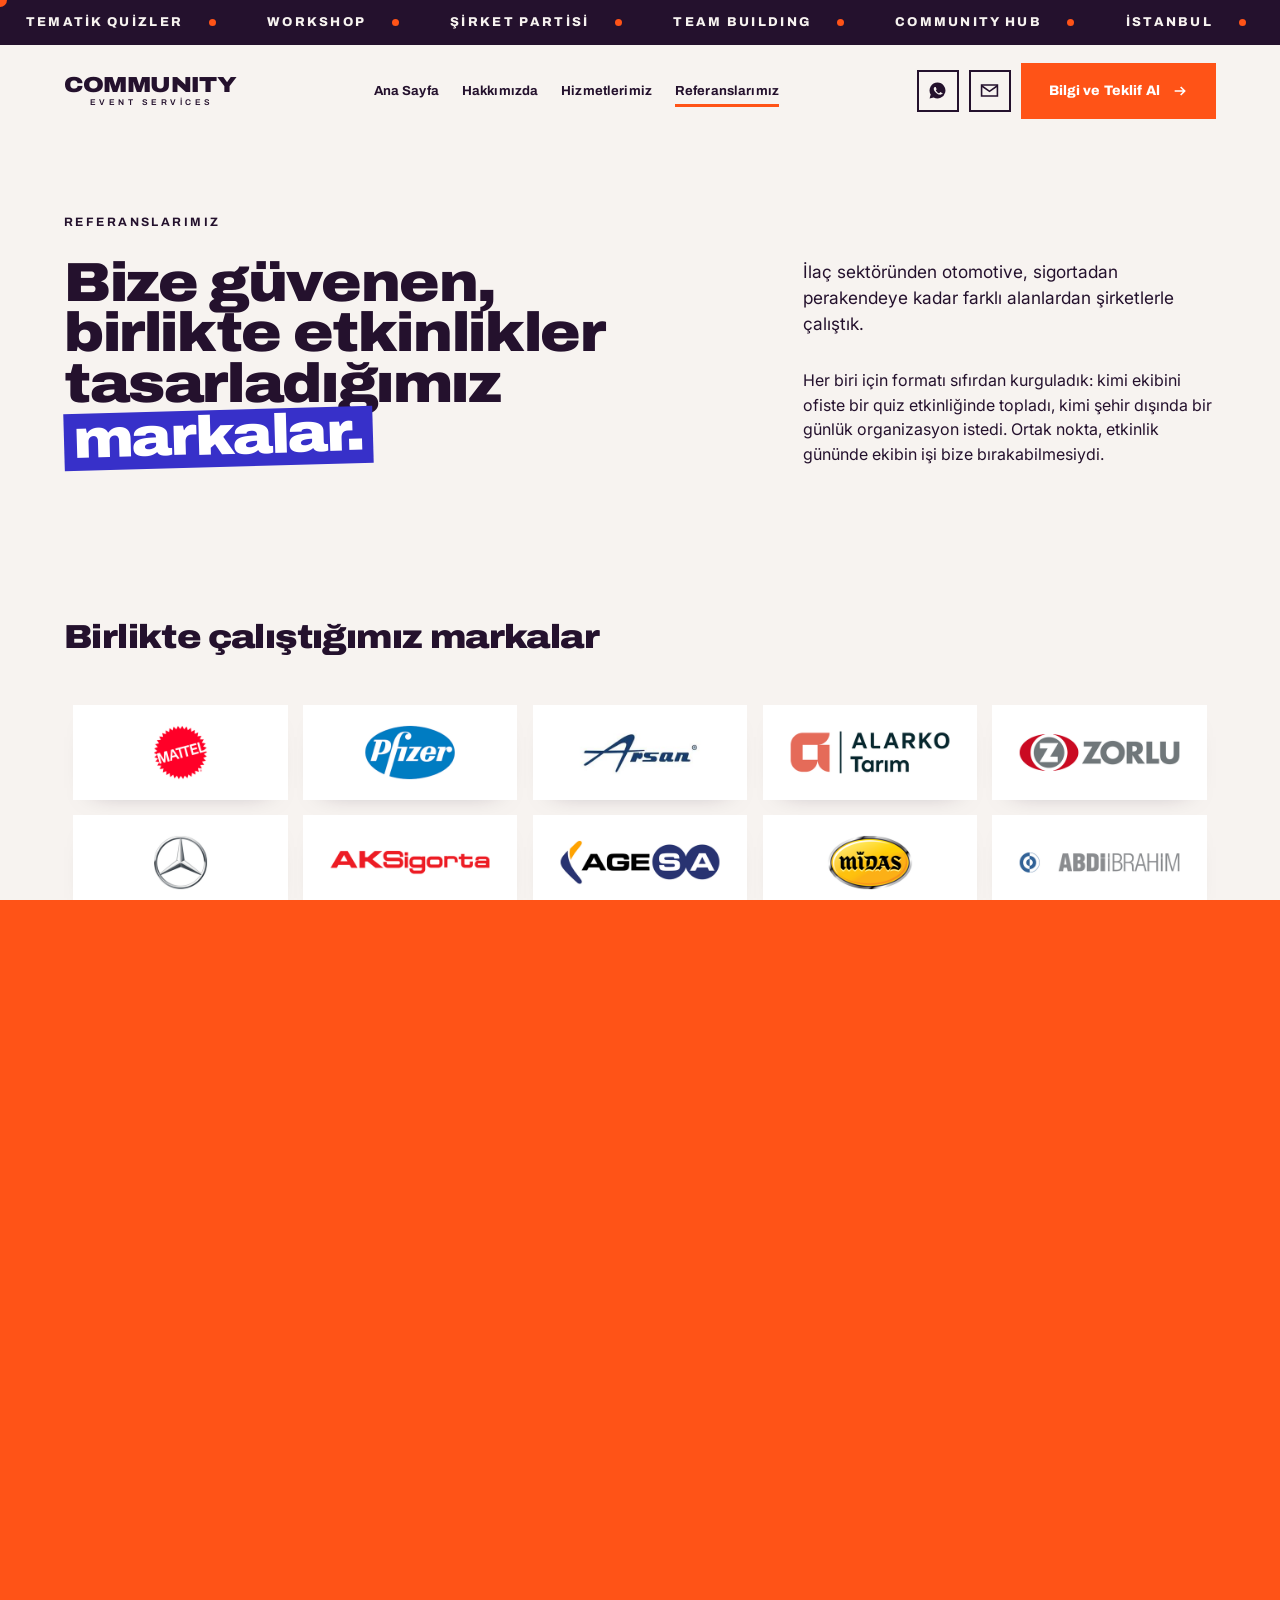
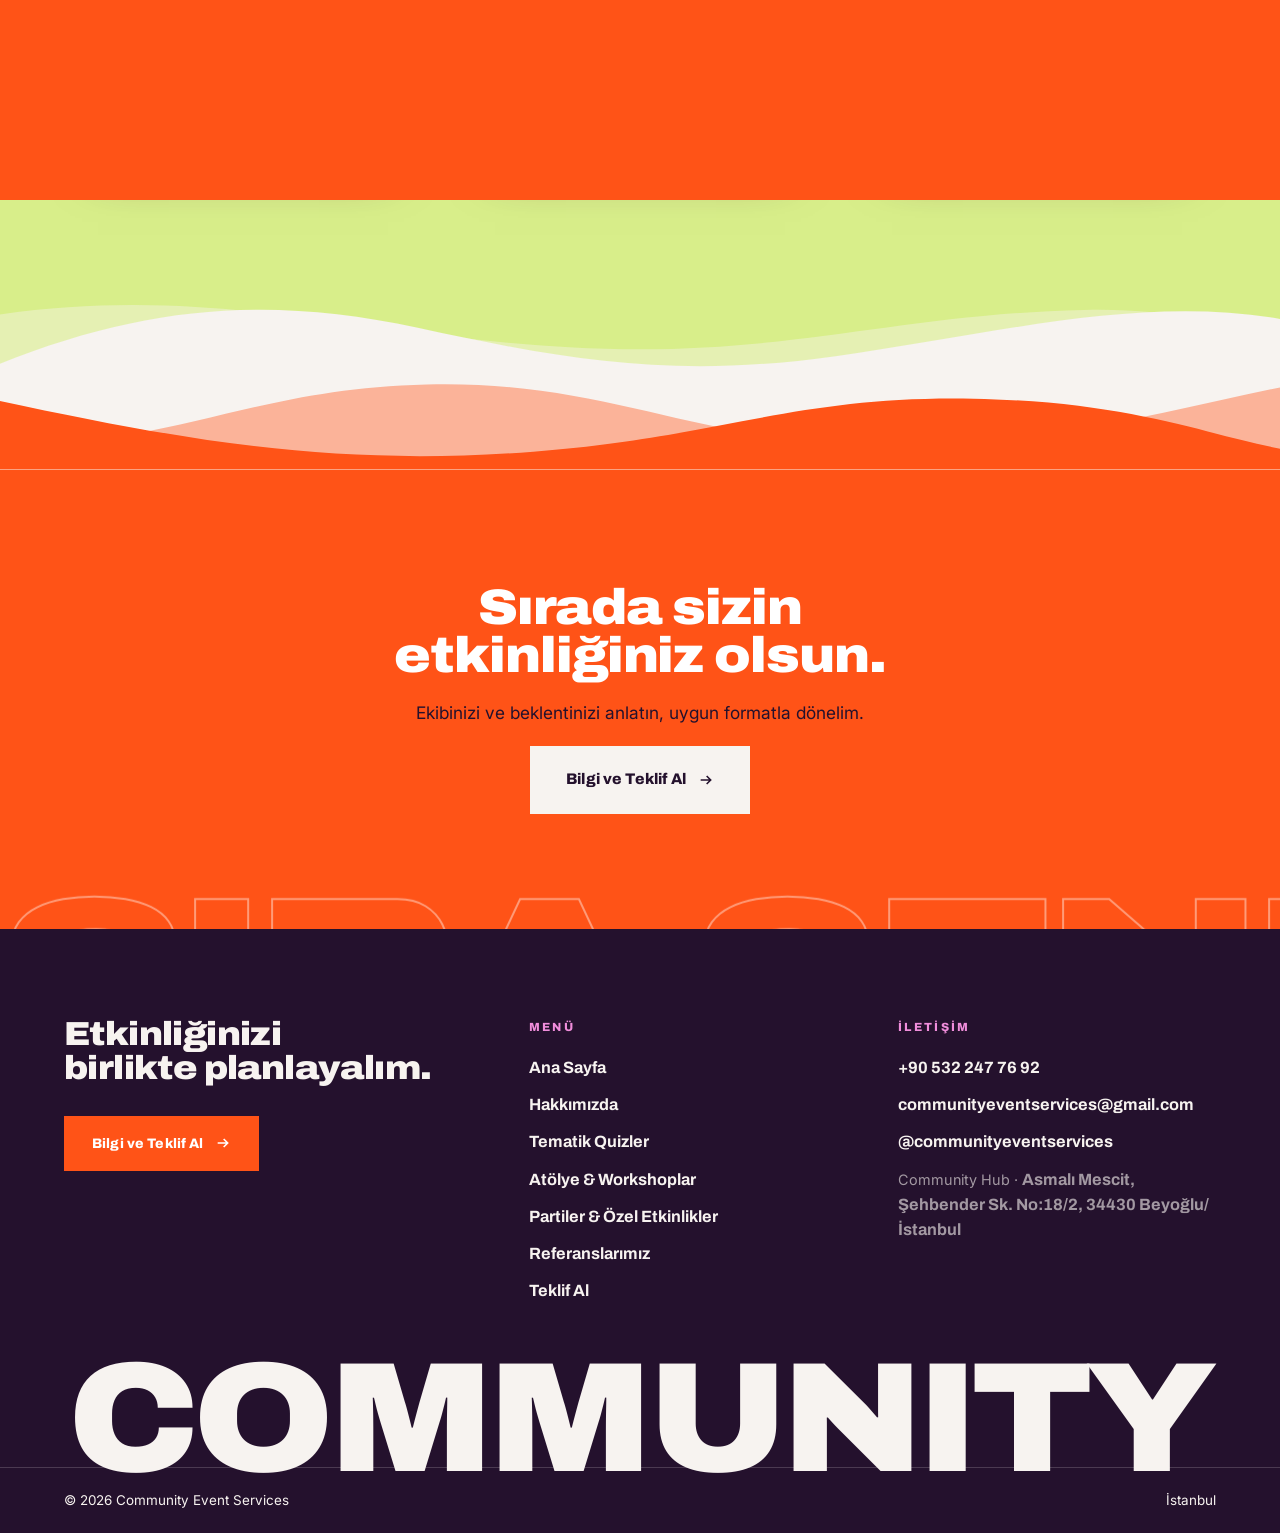
<file: referanslarimiz.html>
<!doctype html>
<html lang="tr">
<head>
<meta charset="utf-8">
<meta name="viewport" content="width=device-width,initial-scale=1">
<title>Referanslarımız — Community Event Services</title>
<meta name="description" content="Community Event Services ile çalışan markalar, etkinlik künyeleri ve katılımcı yorumları.">
<meta name="theme-color" content="#F7F3F0">
<link rel="canonical" href="https://communityeventservices.com/referanslarimiz.html">
<meta property="og:type" content="website">
<meta property="og:locale" content="tr_TR">
<meta property="og:site_name" content="Community Event Services">
<meta property="og:title" content="Referanslarımız — Community Event Services">
<meta property="og:description" content="Community Event Services ile çalışan markalar, etkinlik künyeleri ve katılımcı yorumları.">
<meta property="og:image" content="assets/img/og-default.jpg">
<meta name="twitter:card" content="summary_large_image">
<link rel="preconnect" href="https://fonts.googleapis.com">
<link rel="preconnect" href="https://fonts.gstatic.com" crossorigin>
<link href="https://fonts.googleapis.com/css2?family=Archivo:wdth,wght@62..125,400..900&family=Inter:wght@400;500;600&display=swap" rel="stylesheet">
<link rel="stylesheet" href="assets/css/styles.css">
<link rel="icon" href="assets/favicon.svg" type="image/svg+xml">
<noscript><style>.rv,.rv-mask>*{opacity:1!important;transform:none!important}.hl::before{transform:scaleX(1)!important}.wipe,.cursor{display:none!important}</style></noscript>
<script src="assets/js/config.js"></script>
</head>
<body>
<a class="skip-link" href="#main">İçeriğe geç</a>
<div class="wipe" aria-hidden="true"><span class="wipe__label"></span></div>
<div class="cursor" aria-hidden="true"><span class="cursor__label"></span></div>
<svg width="0" height="0" style="position:absolute" aria-hidden="true"><defs>
<pattern id="pat-dots" width="22" height="22" patternUnits="userSpaceOnUse"><circle cx="4" cy="4" r="3" fill="currentColor"/></pattern>
<pattern id="pat-squiggle" width="40" height="24" patternUnits="userSpaceOnUse"><path d="M0,12 q10,-11 20,0 t20,0" fill="none" stroke="currentColor" stroke-width="3"/></pattern>
<pattern id="pat-tri" width="34" height="34" patternUnits="userSpaceOnUse"><path d="M8,26 L17,8 L26,26 Z" fill="currentColor"/></pattern>
<pattern id="pat-arc" width="30" height="30" patternUnits="userSpaceOnUse"><path d="M0,26 a15,15 0 0 1 30,0" fill="none" stroke="currentColor" stroke-width="3"/></pattern>
</defs></svg>
<div class="ticker" aria-hidden="true"><div class="ticker__track"><span class="ticker__item">TEMATİK QUİZLER</span><span class="ticker__item">WORKSHOP</span><span class="ticker__item">ŞİRKET PARTİSİ</span><span class="ticker__item">TEAM BUILDING</span><span class="ticker__item">COMMUNITY HUB</span><span class="ticker__item">İSTANBUL</span><span class="ticker__item">TEMATİK QUİZLER</span><span class="ticker__item">WORKSHOP</span><span class="ticker__item">ŞİRKET PARTİSİ</span><span class="ticker__item">TEAM BUILDING</span><span class="ticker__item">COMMUNITY HUB</span><span class="ticker__item">İSTANBUL</span><span class="ticker__item">TEMATİK QUİZLER</span><span class="ticker__item">WORKSHOP</span><span class="ticker__item">ŞİRKET PARTİSİ</span><span class="ticker__item">TEAM BUILDING</span><span class="ticker__item">COMMUNITY HUB</span><span class="ticker__item">İSTANBUL</span><span class="ticker__item">TEMATİK QUİZLER</span><span class="ticker__item">WORKSHOP</span><span class="ticker__item">ŞİRKET PARTİSİ</span><span class="ticker__item">TEAM BUILDING</span><span class="ticker__item">COMMUNITY HUB</span><span class="ticker__item">İSTANBUL</span></div></div>
<header class="header">
 <div class="wrap header__inner">
  <a class="logo" href="index.html" aria-label="Community Event Services ana sayfa">
    <span class="logo__mark">COMMUNITY</span><span class="logo__sub">event services</span>
  </a>
  <nav class="nav" aria-label="Ana menü">
    <a class="nav__link" href="index.html">Ana Sayfa</a><a class="nav__link" href="hakkimizda.html">Hakkımızda</a>
    <div class="nav__group">
      <button class="nav__link" aria-expanded="false" aria-haspopup="true">Hizmetlerimiz</button>
      <div class="nav__panel"><a href="tematik-quizler.html">Tematik Quizler</a><a href="workshoplar.html">Atölye & Workshoplar</a><a href="partiler.html">Partiler & Özel Etkinlikler</a></div>
    </div>
    <a class="nav__link" href="referanslarimiz.html" aria-current="page">Referanslarımız</a>
  </nav>
  <div class="header__actions">
    <a class="icon-link icon-link--wa" data-c="wa-link" href="#" target="_blank" rel="noopener" aria-label="WhatsApp ile yazın"><svg viewBox="0 0 24 24"><path d="M12 2a10 10 0 0 0-8.6 15.1L2 22l5.1-1.3A10 10 0 1 0 12 2Zm5.5 14.1c-.2.6-1.2 1.2-1.7 1.2-.5.1-1 .1-1.6-.1-.4-.1-.9-.3-1.5-.6-2.6-1.1-4.3-3.7-4.4-3.9-.1-.2-1-1.4-1-2.6 0-1.2.6-1.8.9-2.1.2-.2.5-.3.7-.3h.5c.2 0 .4 0 .6.5.2.5.8 1.8.8 2 .1.1.1.3 0 .4l-.3.5-.4.4c-.1.1-.3.3-.1.6.2.3.7 1.2 1.6 2 1.1.9 1.9 1.2 2.2 1.3.3.1.4.1.6-.1.2-.2.7-.8.9-1.1.2-.3.4-.2.6-.1l1.9.9c.2.1.4.2.4.3.1.2.1.7-.1 1.3Z"/></svg></a>
    <a class="icon-link icon-link--mail" data-c="mail-link" href="#" aria-label="E-posta gönderin"><svg viewBox="0 0 24 24"><path d="M2 5h20v14H2z" fill="none" stroke="currentColor" stroke-width="2"/><path d="M2 6l10 7 10-7" fill="none" stroke="currentColor" stroke-width="2"/></svg></a>
    <a class="btn btn--accent" href="teklif-al.html" data-magnetic data-cursor="Teklif Al"><span>Bilgi ve Teklif Al</span><svg viewBox="0 0 24 24" aria-hidden="true"><path d="M4 12h15M13 6l6 6-6 6"/></svg></a>
    <button class="burger" aria-expanded="false" aria-label="Menüyü aç"><span></span></button>
  </div>
 </div>
</header>
<div class="menu" role="dialog" aria-modal="true" aria-label="Menü">
  <div class="menu__top">
    <span class="logo__mark">COMMUNITY</span>
    <button class="menu__close" aria-label="Menüyü kapat">✕</button>
  </div>
  <ul class="menu__list"><li><a href="index.html">Ana Sayfa</a></li><li><a href="hakkimizda.html">Hakkımızda</a></li>
    <li aria-hidden="true" style="opacity:.6;font-family:var(--display);font-weight:800;font-size:.78rem;letter-spacing:.2em;padding-top:16px">HİZMETLERİMİZ</li>
    <li><ul class="menu__list menu__sub"><li><a href="tematik-quizler.html">Tematik Quizler</a></li><li><a href="workshoplar.html">Atölye & Workshoplar</a></li><li><a href="partiler.html">Partiler & Özel Etkinlikler</a></li></ul></li>
    <li><a href="referanslarimiz.html">Referanslarımız</a></li><li><a href="teklif-al.html">Teklif Al</a></li></ul>
  <div class="menu__foot">
    <div class="sticker " aria-hidden="true" style="--st-bg:#D8EE8A;--st-fg:#24112D;--st-ring:#24112D;--rot:-14deg">HADİ<br>BAŞLAYALIM</div>
    <a class="btn btn--light" data-c="wa-link" href="#" target="_blank" rel="noopener"><span>WhatsApp</span><svg viewBox="0 0 24 24" aria-hidden="true"><path d="M4 12h15M13 6l6 6-6 6"/></svg></a>
    <a class="btn btn--outline" data-c="mail-link" href="#"><span>E-posta</span><svg viewBox="0 0 24 24" aria-hidden="true"><path d="M4 12h15M13 6l6 6-6 6"/></svg></a>
  </div>
</div>
<main id="main">
<section class="pagehead block block--cream">
 <div class="wrap">
  <p class="crumb rv">Referanslarımız</p>
  <div class="pagehead__grid">
    <h1 class="display t-hero rv">Bize güvenen, birlikte etkinlikler tasarladığımız <span class="hl hl--blue hl--r1">markalar.</span></h1>
    <div>
      <p class="lede rv">İlaç sektöründen otomotive, sigortadan perakendeye kadar farklı alanlardan şirketlerle çalıştık.</p>
      <p class="copy mt-m rv">Her biri için formatı sıfırdan kurguladık: kimi ekibini ofiste bir quiz etkinliğinde topladı, kimi şehir dışında bir günlük organizasyon istedi. Ortak nokta, etkinlik gününde ekibin işi bize bırakabilmesiydi.</p>
    </div>
  </div>
 </div>
</section><section class="block block--cream section--tight">
  <div class="wrap">
    <h2 class="display t-lg mb-l rv">Birlikte çalıştığımız markalar</h2>
    <div class="brandgrid" data-stagger><div class="logo-plate"><img src="assets/img/logo-mattel.png" alt="Mattel" width="440" height="180" loading="lazy" decoding="async"></div><div class="logo-plate"><img src="assets/img/logo-pfizer.png" alt="Pfizer" width="440" height="180" loading="lazy" decoding="async"></div><div class="logo-plate"><img src="assets/img/logo-arsan.png" alt="Arsan Kauçuk" width="440" height="180" loading="lazy" decoding="async"></div><div class="logo-plate"><img src="assets/img/logo-alarko-tarim.png" alt="Alarko Tarım" width="440" height="180" loading="lazy" decoding="async"></div><div class="logo-plate"><img src="assets/img/logo-zorlu.png" alt="Zorlu" width="440" height="180" loading="lazy" decoding="async"></div><div class="logo-plate"><img src="assets/img/logo-mercedes.png" alt="Mercedes-Benz" width="440" height="180" loading="lazy" decoding="async"></div><div class="logo-plate"><img src="assets/img/logo-aksigorta.png" alt="Aksigorta" width="440" height="180" loading="lazy" decoding="async"></div><div class="logo-plate"><img src="assets/img/logo-agesa.png" alt="Agesa" width="440" height="180" loading="lazy" decoding="async"></div><div class="logo-plate"><img src="assets/img/logo-midas.png" alt="Midas" width="440" height="180" loading="lazy" decoding="async"></div><div class="logo-plate"><img src="assets/img/logo-abdi-ibrahim.png" alt="Abdi İbrahim" width="440" height="180" loading="lazy" decoding="async"></div></div>
  </div>
</section><svg class="blob" viewBox="0 0 1440 120" preserveAspectRatio="none" aria-hidden="true" style="background:#F7F3F0">
<path d="M0,74 C120,34 260,96 420,102 C600,109 700,42 880,38 C1060,34 1180,98 1300,104 C1370,107 1410,86 1440,68 L1440,120 L0,120 Z" fill="#D8EE8A" opacity=".4" transform="translate(0,-14)"/>
<path d="M0,64 C180,110 320,10 520,34 C720,58 820,120 1020,104 C1180,91 1300,30 1440,52 L1440,120 L0,120 Z" fill="#D8EE8A"/></svg>
<section class="block block--lime section">
 <div class="wrap">
  <p class="eyebrow rv">Geçmiş Etkinlikler</p>
  <h2 class="display t-xl mb-l rv">Birlikte yaptığımız işlerden</h2>
  <div class="grid g-3" data-stagger><article class="pastcard rv" style="--tk:#FF5317">
  <div class="pastcard__media"><img class="ph ph--block" style="aspect-ratio:4/3" src="assets/img/etkinlik-alarko-700.webp" srcset="assets/img/etkinlik-alarko-700.webp 700w, assets/img/etkinlik-alarko-1400.webp 1400w" sizes="(max-width:767px) 92vw, 31vw" alt="Alarko Tarım quiz etkinliğinde el kaldıran ekip" width="1400" height="933" loading="lazy" decoding="async"></div>
  <div class="pastcard__body">
    <h3 class="display t-md">Alarko Tarım</h3>
    <ul class="case__specs">
      <li>Etkinlik<b>Tematik Quiz</b></li>
      <li>Lokasyon<b>İstanbul</b></li>
    </ul>
  </div>
</article><article class="pastcard rv" style="--tk:#512080">
  <div class="pastcard__media"><img class="ph ph--block" style="aspect-ratio:4/3" src="assets/img/etkinlik-zorlu-700.webp" srcset="assets/img/etkinlik-zorlu-700.webp 700w" sizes="(max-width:767px) 92vw, 31vw" alt="Zorlu Center'da dev ekranda Friends temalı quiz etkinliği" width="700" height="697" loading="lazy" decoding="async"></div>
  <div class="pastcard__body">
    <h3 class="display t-md">Zorlu</h3>
    <ul class="case__specs">
      <li>Etkinlik<b>Tematik Quiz</b></li>
      <li>Lokasyon<b>İstanbul</b></li>
    </ul>
  </div>
</article><article class="pastcard rv" style="--tk:#3730C9">
  <div class="pastcard__media"><img class="ph ph--block" style="aspect-ratio:4/3" src="assets/img/etkinlik-arsan-700.webp" srcset="assets/img/etkinlik-arsan-700.webp 700w, assets/img/etkinlik-arsan-1400.webp 1400w" sizes="(max-width:767px) 92vw, 31vw" alt="Arsan Kauçuk quiz etkinliğinde katılımcılar" width="1400" height="933" loading="lazy" decoding="async"></div>
  <div class="pastcard__body">
    <h3 class="display t-md">Arsan Kauçuk</h3>
    <ul class="case__specs">
      <li>Etkinlik<b>Tematik Quiz</b></li>
      <li>Lokasyon<b>Ağva</b></li>
    </ul>
  </div>
</article></div>
 </div>
</section>
<svg class="blob" viewBox="0 0 1440 120" preserveAspectRatio="none" aria-hidden="true" style="background:#D8EE8A">
<path d="M0,44 C240,4 400,72 640,88 C880,104 1000,44 1220,38 C1320,35 1390,60 1440,80 L1440,120 L0,120 Z" fill="#F7F3F0" opacity=".4" transform="translate(0,-14)"/>
<path d="M0,96 C160,20 300,4 470,48 C640,92 760,116 940,86 C1120,56 1280,4 1440,36 L1440,120 L0,120 Z" fill="#F7F3F0"/></svg><svg class="blob" viewBox="0 0 1440 120" preserveAspectRatio="none" aria-hidden="true" style="background:#F7F3F0">
<path d="M0,102 C200,102 280,26 480,20 C680,14 780,96 980,102 C1160,107 1300,58 1440,24 L1440,120 L0,120 Z" fill="#FF5317" opacity=".4" transform="translate(0,-14)"/>
<path d="M0,28 C220,84 380,116 600,96 C820,76 900,16 1120,26 C1280,33 1360,74 1440,92 L1440,120 L0,120 Z" fill="#FF5317"/></svg>
<section class="block block--orange section" style="overflow:hidden">
 <span class="bigword" data-par="6" aria-hidden="true">SIRA SENDE · SIRA SENDE · SIRA SENDE</span>
 <div class="wrap rel" style="text-align:center;display:grid;justify-items:center;gap:20px">
   <h2 class="display t-xl rv" style="max-width:20ch">Sırada sizin etkinliğiniz olsun.</h2>
   <p class="lede rv" style="max-width:46ch">Ekibinizi ve beklentinizi anlatın, uygun formatla dönelim.</p>
   <a class="btn btn--light btn--lg rv" href="teklif-al.html" data-magnetic><span>Bilgi ve Teklif Al</span><svg viewBox="0 0 24 24" aria-hidden="true"><path d="M4 12h15M13 6l6 6-6 6"/></svg></a>
 </div>
</section>
</main>
<footer class="footer">
 <div class="wrap">
  <div class="footer__grid">
    <div>
      <h2 class="display t-lg">Etkinliğinizi<br>birlikte planlayalım.</h2>
      <a class="btn btn--accent mt-m" href="teklif-al.html" data-magnetic><span>Bilgi ve Teklif Al</span><svg viewBox="0 0 24 24" aria-hidden="true"><path d="M4 12h15M13 6l6 6-6 6"/></svg></a>
    </div>
    <div>
      <p class="footer__label">Menü</p>
      <ul class="footer__list"><li><a href="index.html">Ana Sayfa</a></li><li><a href="hakkimizda.html">Hakkımızda</a></li><li><a href="tematik-quizler.html">Tematik Quizler</a></li><li><a href="workshoplar.html">Atölye & Workshoplar</a></li><li><a href="partiler.html">Partiler & Özel Etkinlikler</a></li><li><a href="referanslarimiz.html">Referanslarımız</a></li><li><a href="teklif-al.html">Teklif Al</a></li></ul>
    </div>
    <div>
      <p class="footer__label">İletişim</p>
      <ul class="footer__list">
        <li><a data-c="wa-link" href="#" target="_blank" rel="noopener"><span data-c="wa-text"></span></a></li>
        <li><a data-c="mail-link" href="#"><span data-c="mail-text"></span></a></li>
        <li><a data-c="ig-link" href="#" target="_blank" rel="noopener"><span data-c="ig-text"></span></a></li>
        <li style="opacity:.6;font-family:var(--body);font-size:.9rem;font-weight:400">
          Community Hub · <span data-hub="address"></span></li>
      </ul>
    </div>
  </div>
  <p class="footer__wordmark" aria-hidden="true">COMMUNITY</p>
 </div>
 <div class="wrap footer__bottom">
   <span>© 2026 Community Event Services</span>
   <span>İstanbul</span>
 </div>
</footer>
<script src="assets/js/app.js" defer></script>
</body>
</html>
</file>
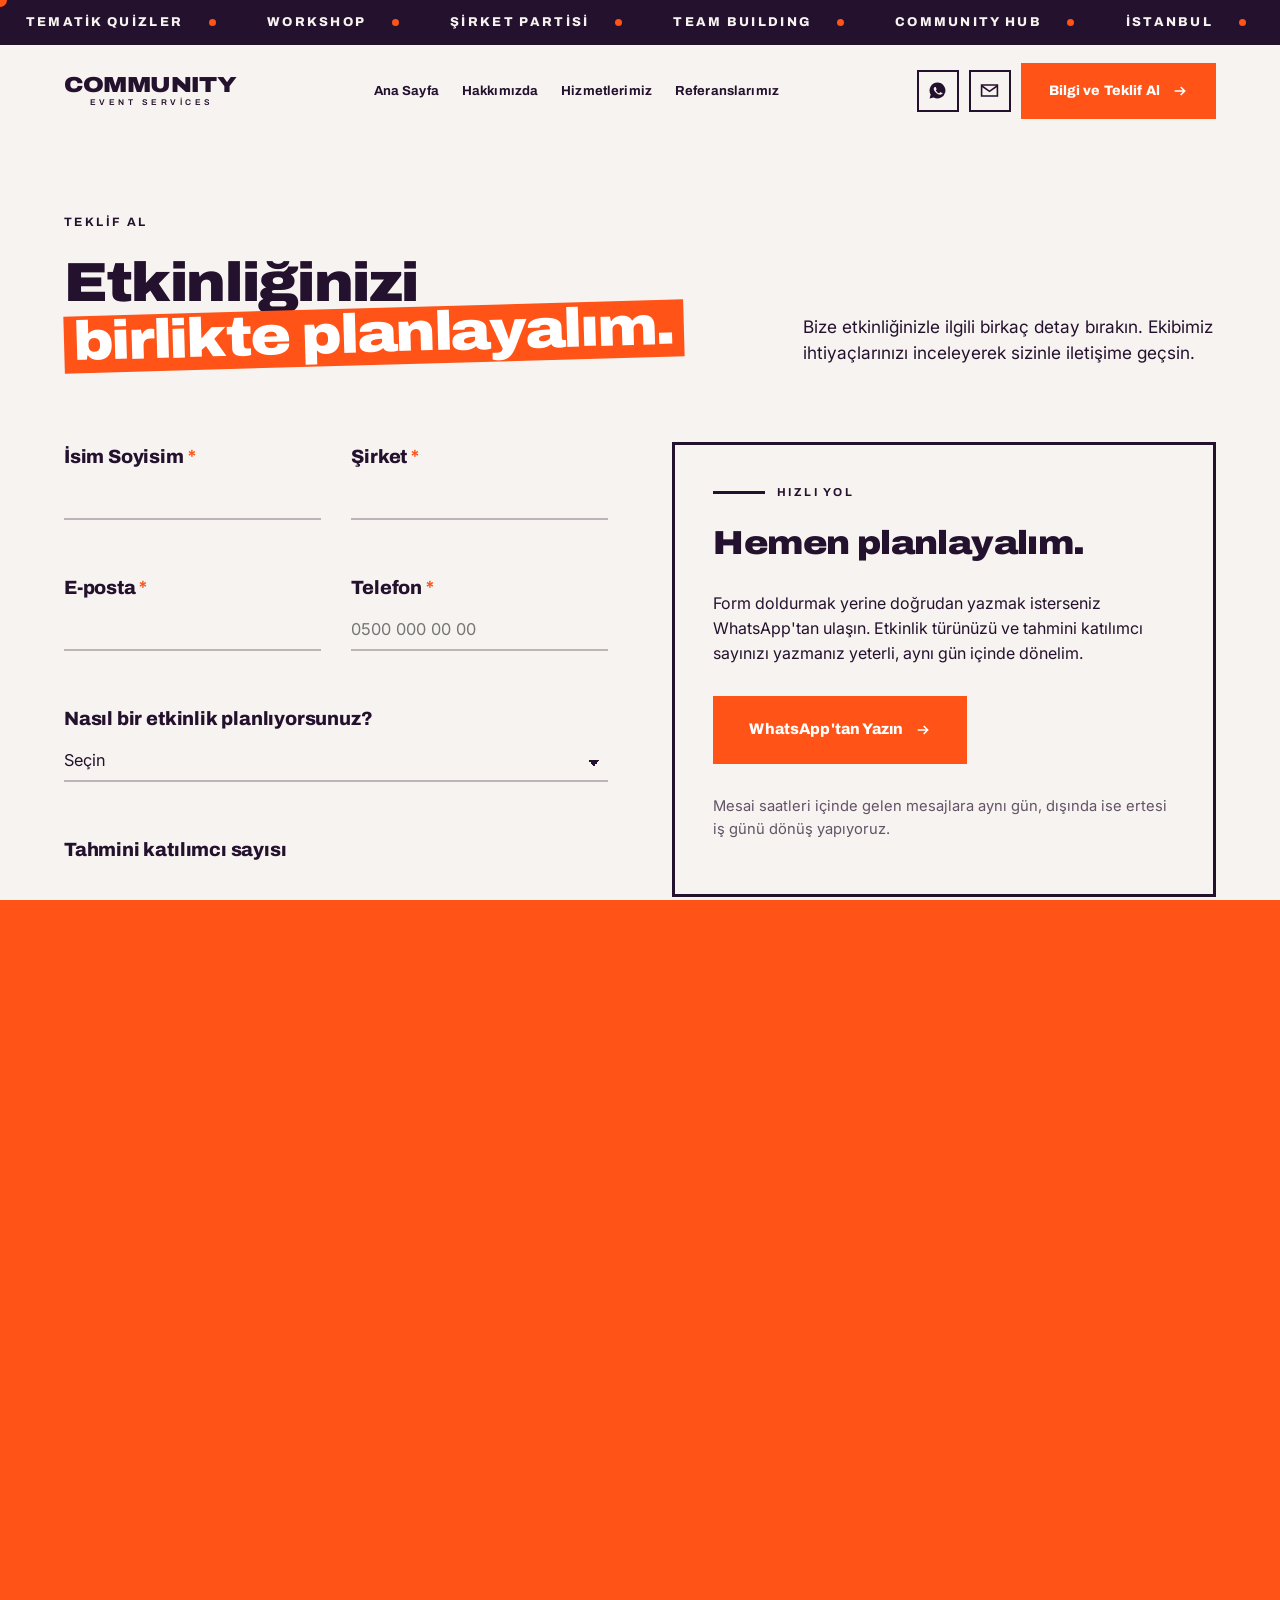
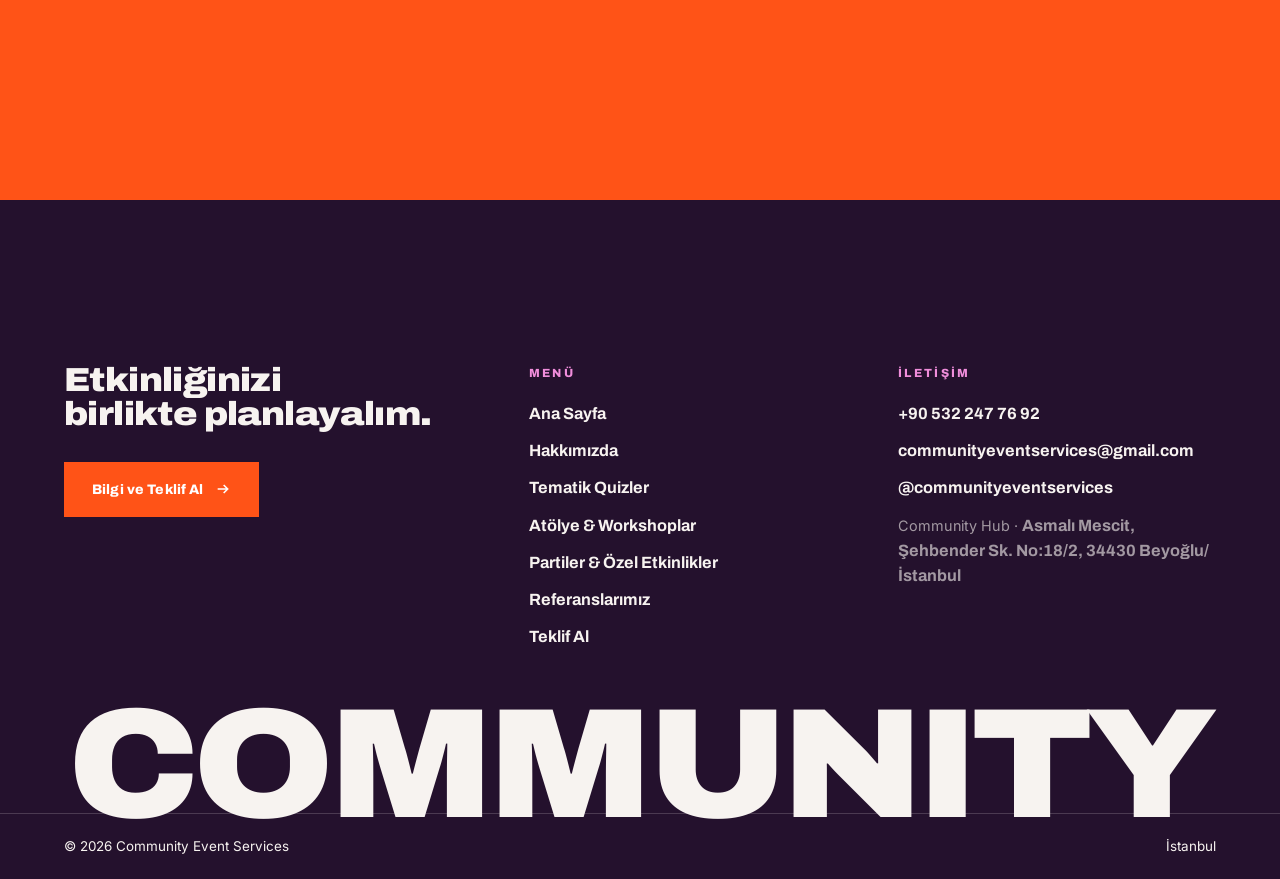
<file: teklif-al.html>
<!doctype html>
<html lang="tr">
<head>
<meta charset="utf-8">
<meta name="viewport" content="width=device-width,initial-scale=1">
<title>Teklif Al — Community Event Services</title>
<meta name="description" content="Şirket etkinliğiniz için teklif alın. Formu doldurun ya da doğrudan WhatsApp'tan yazın, aynı gün dönüş yapalım.">
<meta name="theme-color" content="#F7F3F0">
<link rel="canonical" href="https://communityeventservices.com/teklif-al.html">
<meta property="og:type" content="website">
<meta property="og:locale" content="tr_TR">
<meta property="og:site_name" content="Community Event Services">
<meta property="og:title" content="Teklif Al — Community Event Services">
<meta property="og:description" content="Şirket etkinliğiniz için teklif alın. Formu doldurun ya da doğrudan WhatsApp'tan yazın, aynı gün dönüş yapalım.">
<meta property="og:image" content="assets/img/og-default.jpg">
<meta name="twitter:card" content="summary_large_image">
<link rel="preconnect" href="https://fonts.googleapis.com">
<link rel="preconnect" href="https://fonts.gstatic.com" crossorigin>
<link href="https://fonts.googleapis.com/css2?family=Archivo:wdth,wght@62..125,400..900&family=Inter:wght@400;500;600&display=swap" rel="stylesheet">
<link rel="stylesheet" href="assets/css/styles.css">
<link rel="icon" href="assets/favicon.svg" type="image/svg+xml">
<noscript><style>.rv,.rv-mask>*{opacity:1!important;transform:none!important}.hl::before{transform:scaleX(1)!important}.wipe,.cursor{display:none!important}</style></noscript>
<script src="assets/js/config.js"></script>
</head>
<body>
<a class="skip-link" href="#main">İçeriğe geç</a>
<div class="wipe" aria-hidden="true"><span class="wipe__label"></span></div>
<div class="cursor" aria-hidden="true"><span class="cursor__label"></span></div>
<svg width="0" height="0" style="position:absolute" aria-hidden="true"><defs>
<pattern id="pat-dots" width="22" height="22" patternUnits="userSpaceOnUse"><circle cx="4" cy="4" r="3" fill="currentColor"/></pattern>
<pattern id="pat-squiggle" width="40" height="24" patternUnits="userSpaceOnUse"><path d="M0,12 q10,-11 20,0 t20,0" fill="none" stroke="currentColor" stroke-width="3"/></pattern>
<pattern id="pat-tri" width="34" height="34" patternUnits="userSpaceOnUse"><path d="M8,26 L17,8 L26,26 Z" fill="currentColor"/></pattern>
<pattern id="pat-arc" width="30" height="30" patternUnits="userSpaceOnUse"><path d="M0,26 a15,15 0 0 1 30,0" fill="none" stroke="currentColor" stroke-width="3"/></pattern>
</defs></svg>
<div class="ticker" aria-hidden="true"><div class="ticker__track"><span class="ticker__item">TEMATİK QUİZLER</span><span class="ticker__item">WORKSHOP</span><span class="ticker__item">ŞİRKET PARTİSİ</span><span class="ticker__item">TEAM BUILDING</span><span class="ticker__item">COMMUNITY HUB</span><span class="ticker__item">İSTANBUL</span><span class="ticker__item">TEMATİK QUİZLER</span><span class="ticker__item">WORKSHOP</span><span class="ticker__item">ŞİRKET PARTİSİ</span><span class="ticker__item">TEAM BUILDING</span><span class="ticker__item">COMMUNITY HUB</span><span class="ticker__item">İSTANBUL</span><span class="ticker__item">TEMATİK QUİZLER</span><span class="ticker__item">WORKSHOP</span><span class="ticker__item">ŞİRKET PARTİSİ</span><span class="ticker__item">TEAM BUILDING</span><span class="ticker__item">COMMUNITY HUB</span><span class="ticker__item">İSTANBUL</span><span class="ticker__item">TEMATİK QUİZLER</span><span class="ticker__item">WORKSHOP</span><span class="ticker__item">ŞİRKET PARTİSİ</span><span class="ticker__item">TEAM BUILDING</span><span class="ticker__item">COMMUNITY HUB</span><span class="ticker__item">İSTANBUL</span></div></div>
<header class="header">
 <div class="wrap header__inner">
  <a class="logo" href="index.html" aria-label="Community Event Services ana sayfa">
    <span class="logo__mark">COMMUNITY</span><span class="logo__sub">event services</span>
  </a>
  <nav class="nav" aria-label="Ana menü">
    <a class="nav__link" href="index.html">Ana Sayfa</a><a class="nav__link" href="hakkimizda.html">Hakkımızda</a>
    <div class="nav__group">
      <button class="nav__link" aria-expanded="false" aria-haspopup="true">Hizmetlerimiz</button>
      <div class="nav__panel"><a href="tematik-quizler.html">Tematik Quizler</a><a href="workshoplar.html">Atölye & Workshoplar</a><a href="partiler.html">Partiler & Özel Etkinlikler</a></div>
    </div>
    <a class="nav__link" href="referanslarimiz.html">Referanslarımız</a>
  </nav>
  <div class="header__actions">
    <a class="icon-link icon-link--wa" data-c="wa-link" href="#" target="_blank" rel="noopener" aria-label="WhatsApp ile yazın"><svg viewBox="0 0 24 24"><path d="M12 2a10 10 0 0 0-8.6 15.1L2 22l5.1-1.3A10 10 0 1 0 12 2Zm5.5 14.1c-.2.6-1.2 1.2-1.7 1.2-.5.1-1 .1-1.6-.1-.4-.1-.9-.3-1.5-.6-2.6-1.1-4.3-3.7-4.4-3.9-.1-.2-1-1.4-1-2.6 0-1.2.6-1.8.9-2.1.2-.2.5-.3.7-.3h.5c.2 0 .4 0 .6.5.2.5.8 1.8.8 2 .1.1.1.3 0 .4l-.3.5-.4.4c-.1.1-.3.3-.1.6.2.3.7 1.2 1.6 2 1.1.9 1.9 1.2 2.2 1.3.3.1.4.1.6-.1.2-.2.7-.8.9-1.1.2-.3.4-.2.6-.1l1.9.9c.2.1.4.2.4.3.1.2.1.7-.1 1.3Z"/></svg></a>
    <a class="icon-link icon-link--mail" data-c="mail-link" href="#" aria-label="E-posta gönderin"><svg viewBox="0 0 24 24"><path d="M2 5h20v14H2z" fill="none" stroke="currentColor" stroke-width="2"/><path d="M2 6l10 7 10-7" fill="none" stroke="currentColor" stroke-width="2"/></svg></a>
    <a class="btn btn--accent" href="teklif-al.html" data-magnetic data-cursor="Teklif Al"><span>Bilgi ve Teklif Al</span><svg viewBox="0 0 24 24" aria-hidden="true"><path d="M4 12h15M13 6l6 6-6 6"/></svg></a>
    <button class="burger" aria-expanded="false" aria-label="Menüyü aç"><span></span></button>
  </div>
 </div>
</header>
<div class="menu" role="dialog" aria-modal="true" aria-label="Menü">
  <div class="menu__top">
    <span class="logo__mark">COMMUNITY</span>
    <button class="menu__close" aria-label="Menüyü kapat">✕</button>
  </div>
  <ul class="menu__list"><li><a href="index.html">Ana Sayfa</a></li><li><a href="hakkimizda.html">Hakkımızda</a></li>
    <li aria-hidden="true" style="opacity:.6;font-family:var(--display);font-weight:800;font-size:.78rem;letter-spacing:.2em;padding-top:16px">HİZMETLERİMİZ</li>
    <li><ul class="menu__list menu__sub"><li><a href="tematik-quizler.html">Tematik Quizler</a></li><li><a href="workshoplar.html">Atölye & Workshoplar</a></li><li><a href="partiler.html">Partiler & Özel Etkinlikler</a></li></ul></li>
    <li><a href="referanslarimiz.html">Referanslarımız</a></li><li><a href="teklif-al.html">Teklif Al</a></li></ul>
  <div class="menu__foot">
    <div class="sticker " aria-hidden="true" style="--st-bg:#D8EE8A;--st-fg:#24112D;--st-ring:#24112D;--rot:-14deg">HADİ<br>BAŞLAYALIM</div>
    <a class="btn btn--light" data-c="wa-link" href="#" target="_blank" rel="noopener"><span>WhatsApp</span><svg viewBox="0 0 24 24" aria-hidden="true"><path d="M4 12h15M13 6l6 6-6 6"/></svg></a>
    <a class="btn btn--outline" data-c="mail-link" href="#"><span>E-posta</span><svg viewBox="0 0 24 24" aria-hidden="true"><path d="M4 12h15M13 6l6 6-6 6"/></svg></a>
  </div>
</div>
<main id="main">
<section class="pagehead block block--cream">
 <div class="wrap">
  <p class="crumb rv">Teklif Al</p>
  <div class="pagehead__grid">
    <h1 class="display t-hero rv">Etkinliğinizi <span class="hl hl--orange hl--r1">birlikte planlayalım.</span></h1>
    <p class="lede rv">Bize etkinliğinizle ilgili birkaç detay bırakın. Ekibimiz ihtiyaçlarınızı inceleyerek sizinle iletişime geçsin.</p>
  </div>
 </div>
</section>

<section class="block block--cream section" style="padding-top:0">
 <div class="wrap">
  <div class="grid g-2" style="gap:clamp(36px,5vw,90px);align-items:start">
   <div>
     <form id="teklif-form" class="form" novalidate>
       
<div class="field"><label for="f-name">İsim Soyisim <span class="req">*</span></label>
  <input id="f-name" name="name" type="text" required autocomplete="name" aria-describedby="e-name">
  <span class="err" id="e-name" role="alert"></span></div>

<div class="field"><label for="f-company">Şirket <span class="req">*</span></label>
  <input id="f-company" name="company" type="text" required autocomplete="organization" aria-describedby="e-company">
  <span class="err" id="e-company" role="alert"></span></div>

<div class="field"><label for="f-email">E-posta <span class="req">*</span></label>
  <input id="f-email" name="email" type="email" required autocomplete="email" aria-describedby="e-email">
  <span class="err" id="e-email" role="alert"></span></div>

<div class="field"><label for="f-phone">Telefon <span class="req">*</span></label>
  <input id="f-phone" name="phone" type="tel" required autocomplete="tel" placeholder="0500 000 00 00" aria-describedby="e-phone">
  <span class="err" id="e-phone" role="alert"></span></div>

<div class="field field--full"><label for="f-type">Nasıl bir etkinlik planlıyorsunuz?</label>
  <select id="f-type" name="event_type" aria-describedby="e-type">
    <option value="">Seçin</option>
    <option>Tematik Quiz Etkinlikleri</option>
    <option>Atölye &amp; Workshoplar</option>
    <option>Parti ve Özel Etkinlikler</option>
    <option>Henüz karar vermedim</option>
  </select><span class="err" id="e-type" role="alert"></span></div>

<div class="field field--full"><label for="f-count">Tahmini katılımcı sayısı</label>
  <input id="f-count" name="participant_count" type="text" inputmode="numeric" aria-describedby="e-count">
  <span class="err" id="e-count" role="alert"></span></div>

<div class="field field--full"><label for="f-exp">Etkinlik beklentiniz</label>
  <textarea id="f-exp" name="expectations" rows="4" aria-describedby="e-exp"></textarea>
  <span class="err" id="e-exp" role="alert"></span></div>
       <div class="field field--full">
         <button class="btn btn--accent btn--lg" type="submit" data-magnetic><span>Teklif Talebini Gönder</span><svg viewBox="0 0 24 24" aria-hidden="true"><path d="M4 12h15M13 6l6 6-6 6"/></svg></button>
         <p style="font-size:.88rem;opacity:.65;margin:14px 0 0">Bilgileriniz communityeventservices@gmail.com adresine iletilir.</p>
         <span class="err" data-form-error role="alert"></span>
       </div>
     </form>
     <div class="form-success" role="status">
       <h2 class="display t-lg">Talebiniz hazır.</h2>
       <p class="copy mt-m" data-success-note></p>
       <a class="btn mt-m" data-c="wa-link" href="#" target="_blank" rel="noopener"><span>WhatsApp'tan yazın</span><svg viewBox="0 0 24 24" aria-hidden="true"><path d="M4 12h15M13 6l6 6-6 6"/></svg></a>
     </div>
   </div>

   <div>
     <div class="slotbox">
       <p class="eyebrow">Hızlı yol</p>
       <h2 class="display t-lg">Hemen planlayalım.</h2>
       <p class="copy mt-m">Form doldurmak yerine doğrudan yazmak isterseniz WhatsApp'tan ulaşın. Etkinlik türünüzü ve tahmini katılımcı sayınızı yazmanız yeterli, aynı gün içinde dönelim.</p>
       <a class="btn btn--accent btn--lg mt-m" data-c="wa-link" href="#" target="_blank" rel="noopener" data-magnetic><span>WhatsApp'tan Yazın</span><svg viewBox="0 0 24 24" aria-hidden="true"><path d="M4 12h15M13 6l6 6-6 6"/></svg></a>
       <p class="mt-m" style="font-size:.92rem;opacity:.7">Mesai saatleri içinde gelen mesajlara aynı gün, dışında ise ertesi iş günü dönüş yapıyoruz.</p>
     </div>

     <div class="mt-l" style="display:flex;gap:16px;flex-wrap:wrap;align-items:center">
       <div class="sticker " aria-hidden="true" style="--st-bg:#D8EE8A;--st-fg:#24112D;--st-ring:#24112D;--rot:-10deg">SIRA<br>SENDE</div>
       <div>
         <p class="footer__label" style="color:#FF5317">Direkt iletişim</p>
         <p style="margin:0"><a data-c="wa-link" href="#" target="_blank" rel="noopener" style="text-decoration:none;font-family:var(--display);font-weight:800"><span data-c="wa-text"></span></a></p>
         <p style="margin:4px 0 0"><a data-c="mail-link" href="#" style="text-decoration:none;font-family:var(--display);font-weight:800"><span data-c="mail-text"></span></a></p>
       </div>
     </div>
   </div>
  </div>
 </div>
</section>
<svg class="blob" viewBox="0 0 1440 120" preserveAspectRatio="none" aria-hidden="true" style="background:#F7F3F0">
<path d="M0,64 C180,110 320,10 520,34 C720,58 820,120 1020,104 C1180,91 1300,30 1440,52 L1440,120 L0,120 Z" fill="#24112D" opacity=".4" transform="translate(0,-14)"/>
<path d="M0,74 C120,34 260,96 420,102 C600,109 700,42 880,38 C1060,34 1180,98 1300,104 C1370,107 1410,86 1440,68 L1440,120 L0,120 Z" fill="#24112D"/></svg>
<section class="block block--ink section">
 <div class="wrap grid g-3" data-stagger>
   <div class="rv"><p class="footer__label">01</p><h3 class="display t-sm">Formu doldurun</h3><p class="copy mt-m" style="font-size:.95rem">Etkinlik türü ve katılımcı sayısı yeterli. Detaylar görüşmede netleşir.</p></div>
   <div class="rv"><p class="footer__label">02</p><h3 class="display t-sm">Aynı gün dönüş</h3><p class="copy mt-m" style="font-size:.95rem">Mesai saatleri içindeki taleplere aynı gün geri dönüyoruz.</p></div>
   <div class="rv"><p class="footer__label">03</p><h3 class="display t-sm">Net teklif</h3><p class="copy mt-m" style="font-size:.95rem">Kapsam, süre ve dahil olan her kalem yazılı olarak paylaşılır.</p></div>
 </div>
</section>
</main>
<footer class="footer">
 <div class="wrap">
  <div class="footer__grid">
    <div>
      <h2 class="display t-lg">Etkinliğinizi<br>birlikte planlayalım.</h2>
      <a class="btn btn--accent mt-m" href="teklif-al.html" data-magnetic><span>Bilgi ve Teklif Al</span><svg viewBox="0 0 24 24" aria-hidden="true"><path d="M4 12h15M13 6l6 6-6 6"/></svg></a>
    </div>
    <div>
      <p class="footer__label">Menü</p>
      <ul class="footer__list"><li><a href="index.html">Ana Sayfa</a></li><li><a href="hakkimizda.html">Hakkımızda</a></li><li><a href="tematik-quizler.html">Tematik Quizler</a></li><li><a href="workshoplar.html">Atölye & Workshoplar</a></li><li><a href="partiler.html">Partiler & Özel Etkinlikler</a></li><li><a href="referanslarimiz.html">Referanslarımız</a></li><li><a href="teklif-al.html">Teklif Al</a></li></ul>
    </div>
    <div>
      <p class="footer__label">İletişim</p>
      <ul class="footer__list">
        <li><a data-c="wa-link" href="#" target="_blank" rel="noopener"><span data-c="wa-text"></span></a></li>
        <li><a data-c="mail-link" href="#"><span data-c="mail-text"></span></a></li>
        <li><a data-c="ig-link" href="#" target="_blank" rel="noopener"><span data-c="ig-text"></span></a></li>
        <li style="opacity:.6;font-family:var(--body);font-size:.9rem;font-weight:400">
          Community Hub · <span data-hub="address"></span></li>
      </ul>
    </div>
  </div>
  <p class="footer__wordmark" aria-hidden="true">COMMUNITY</p>
 </div>
 <div class="wrap footer__bottom">
   <span>© 2026 Community Event Services</span>
   <span>İstanbul</span>
 </div>
</footer>
<script src="assets/js/app.js" defer></script>
</body>
</html>
</file>
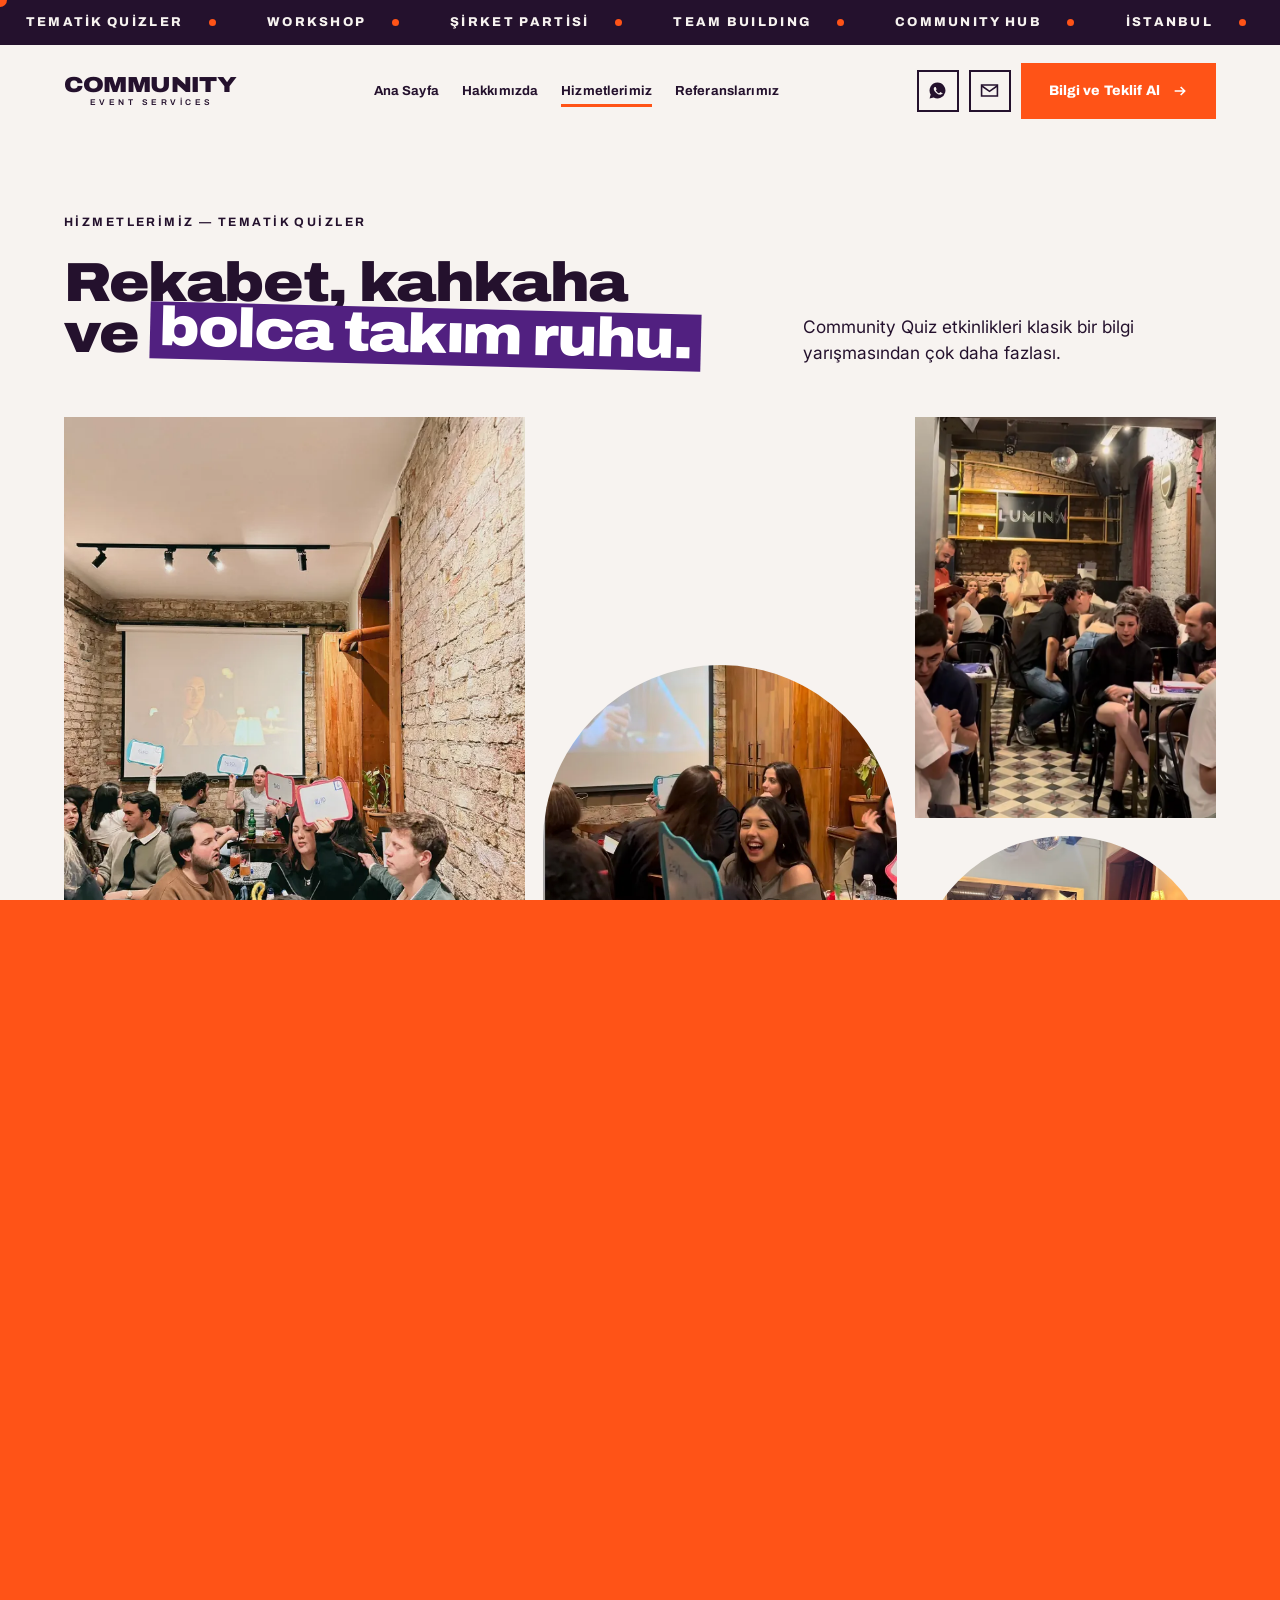
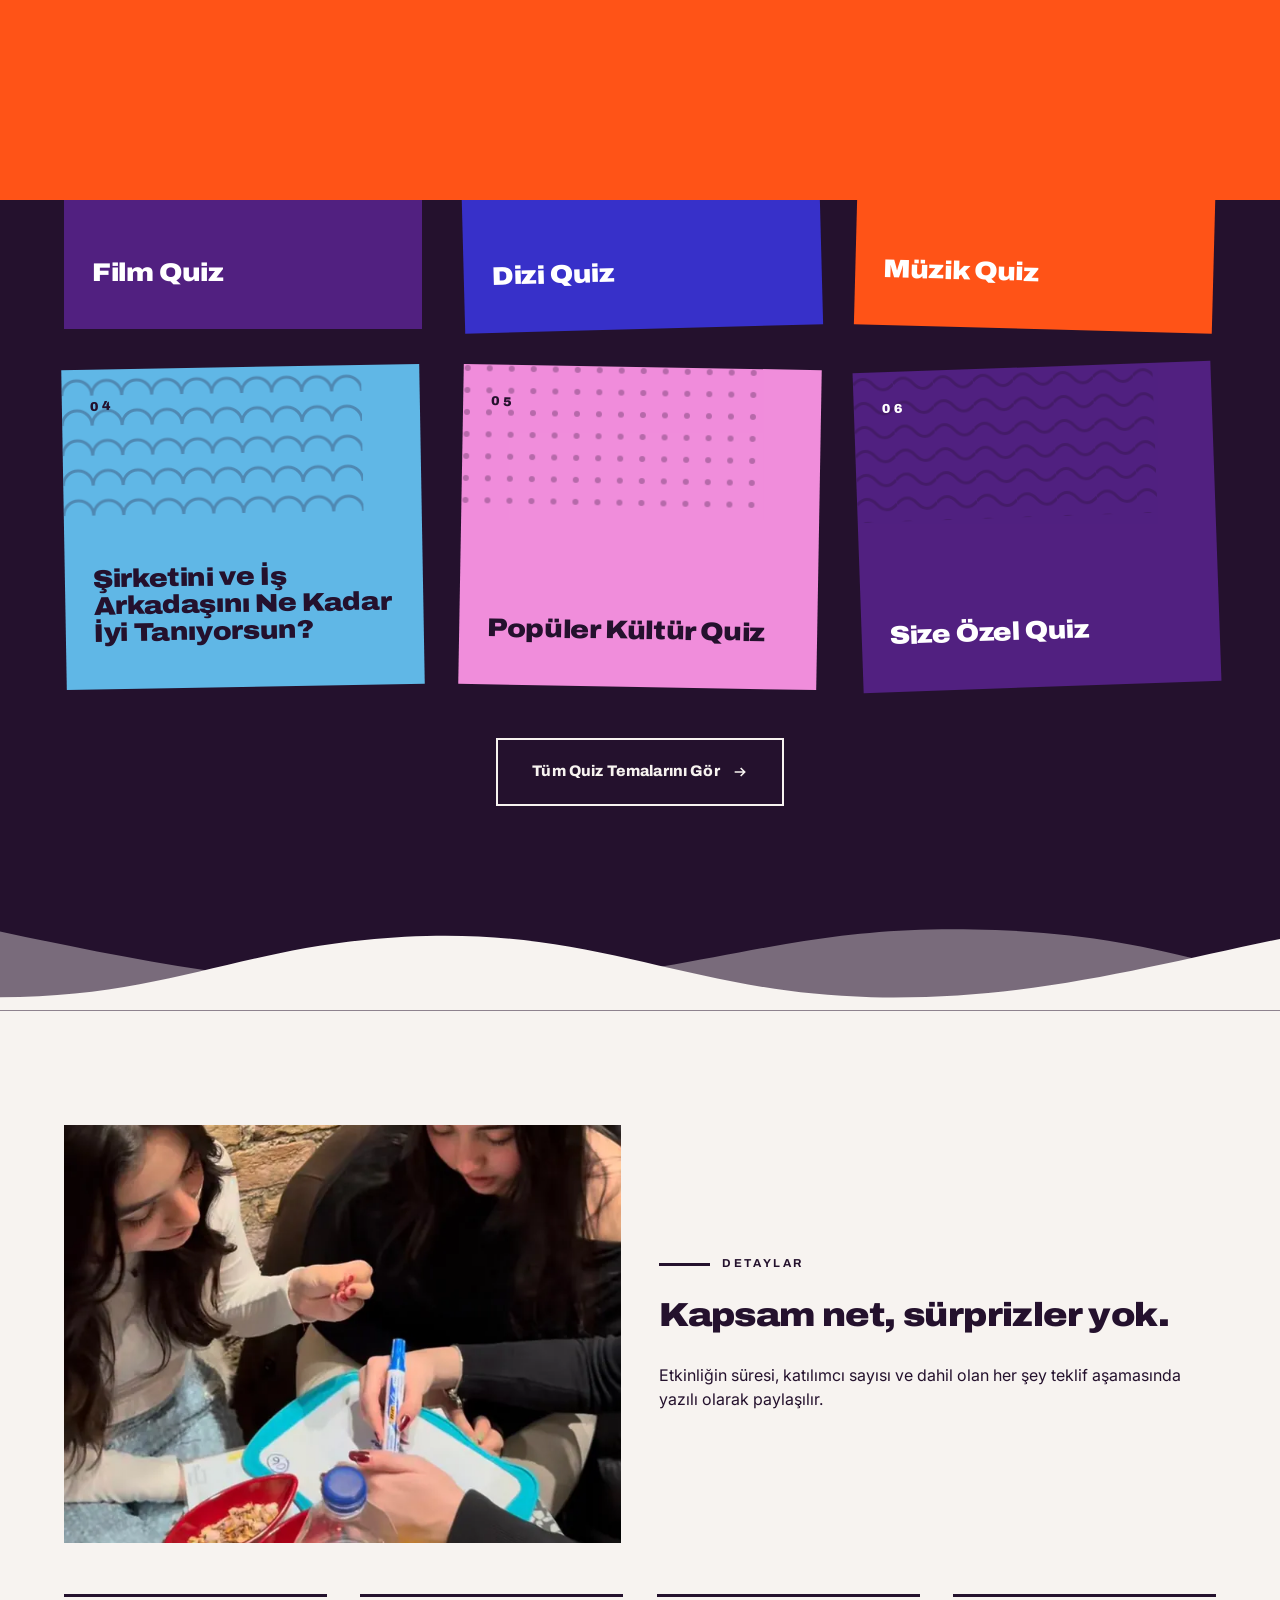
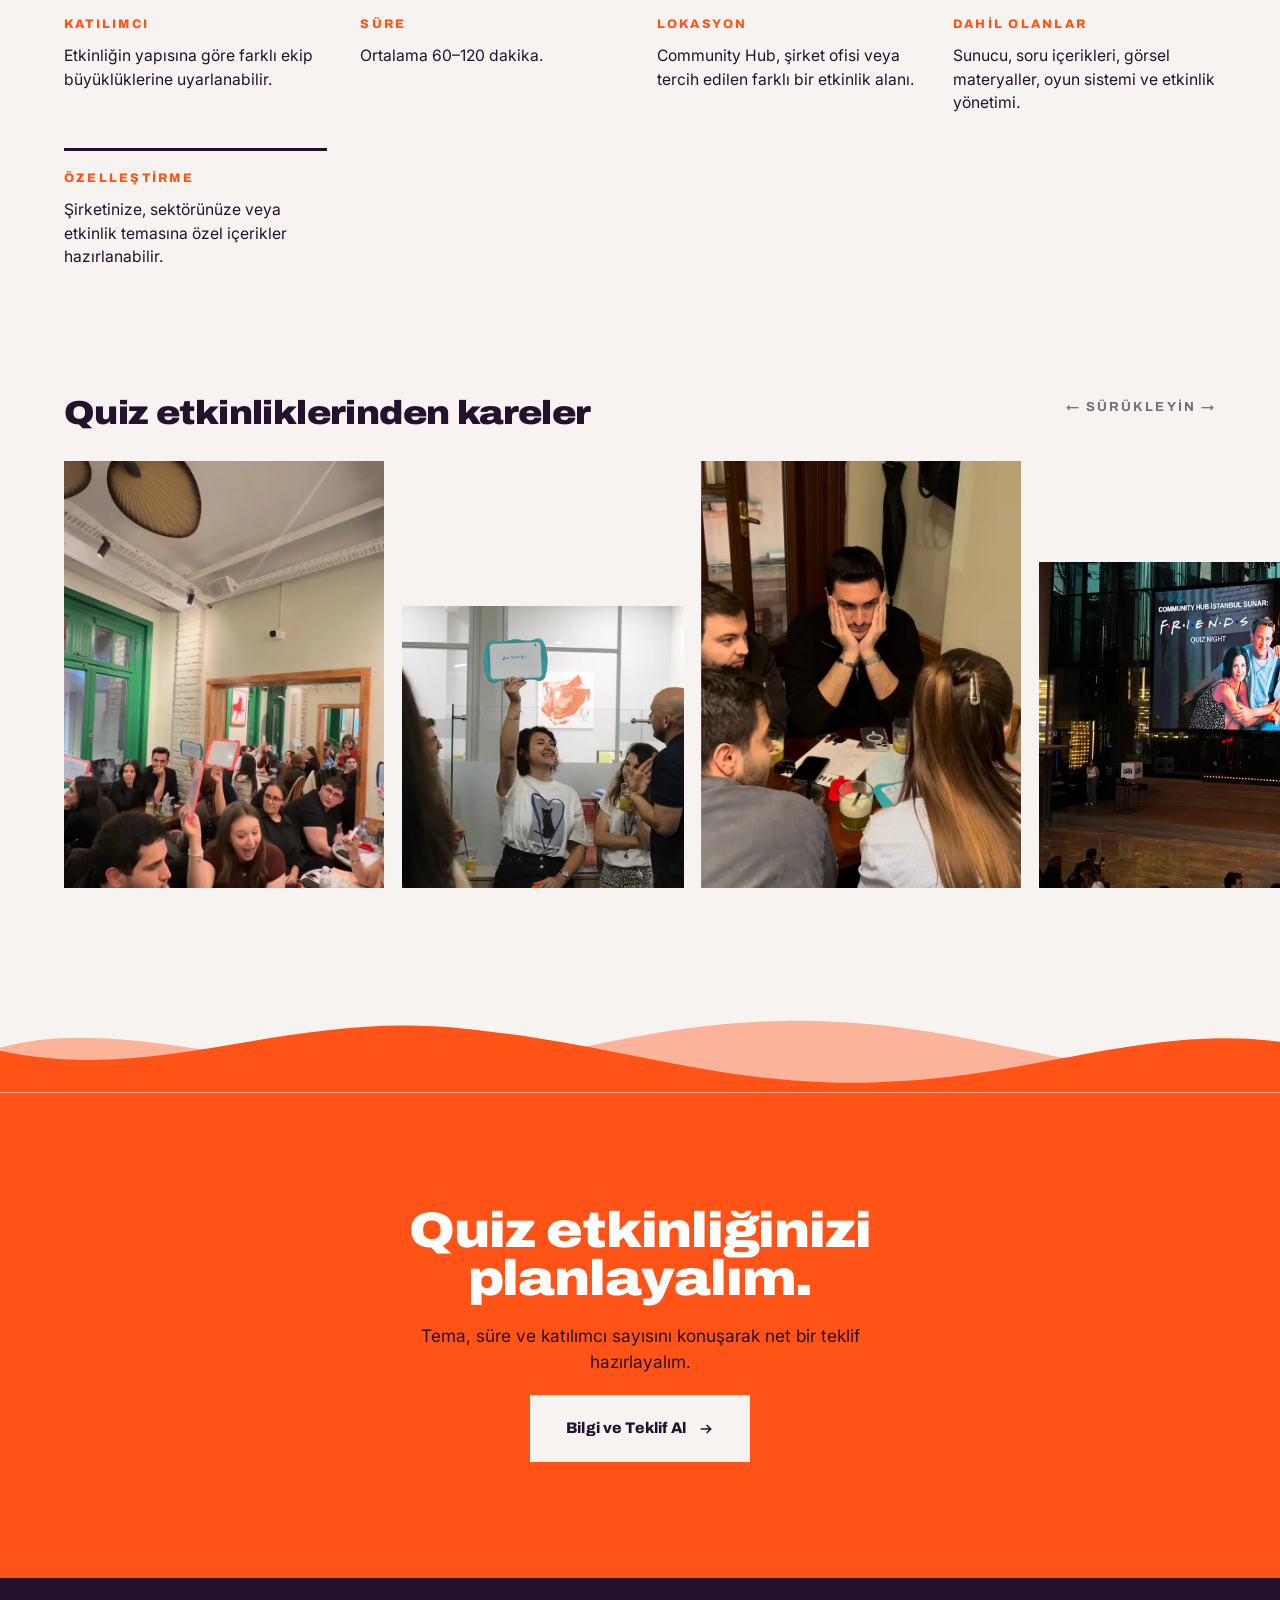
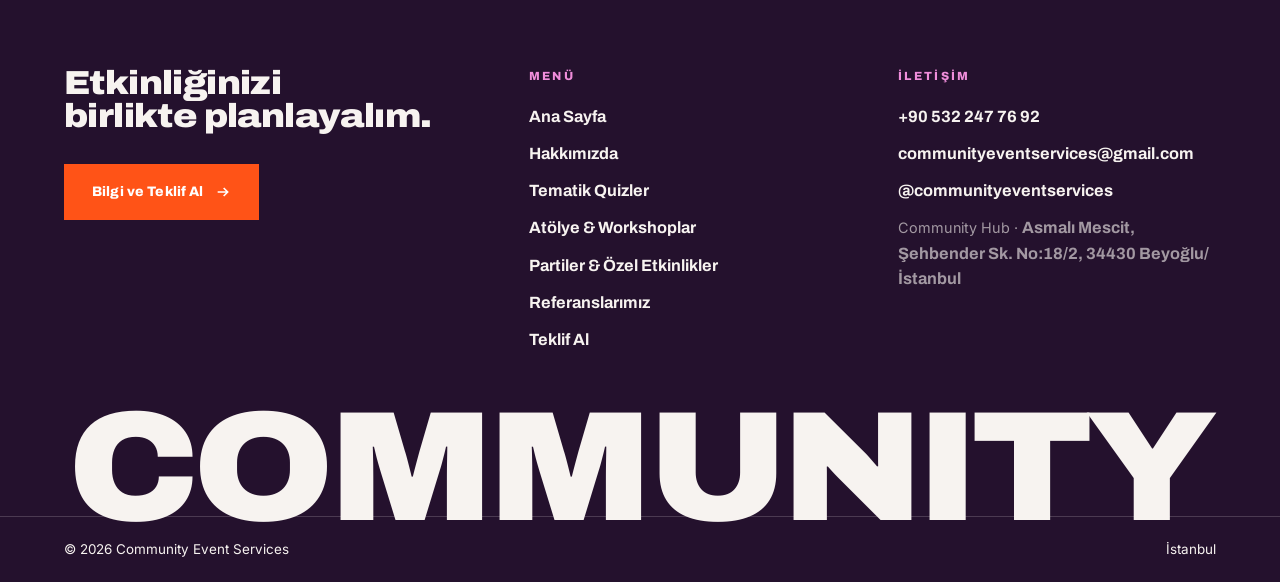
<file: tematik-quizler.html>
<!doctype html>
<html lang="tr">
<head>
<meta charset="utf-8">
<meta name="viewport" content="width=device-width,initial-scale=1">
<title>Tematik Quiz Etkinlikleri — Community Event Services</title>
<meta name="description" content="Şirketler için tematik quiz etkinlikleri: dizi-film, müzik, popüler kültür ve şirkete özel quizler. Sunucu, içerik ve oyun sistemi dahil.">
<meta name="theme-color" content="#F7F3F0">
<link rel="canonical" href="https://communityeventservices.com/tematik-quizler.html">
<meta property="og:type" content="website">
<meta property="og:locale" content="tr_TR">
<meta property="og:site_name" content="Community Event Services">
<meta property="og:title" content="Tematik Quiz Etkinlikleri — Community Event Services">
<meta property="og:description" content="Şirketler için tematik quiz etkinlikleri: dizi-film, müzik, popüler kültür ve şirkete özel quizler. Sunucu, içerik ve oyun sistemi dahil.">
<meta property="og:image" content="assets/img/og-default.jpg">
<meta name="twitter:card" content="summary_large_image">
<link rel="preconnect" href="https://fonts.googleapis.com">
<link rel="preconnect" href="https://fonts.gstatic.com" crossorigin>
<link href="https://fonts.googleapis.com/css2?family=Archivo:wdth,wght@62..125,400..900&family=Inter:wght@400;500;600&display=swap" rel="stylesheet">
<link rel="stylesheet" href="assets/css/styles.css">
<link rel="icon" href="assets/favicon.svg" type="image/svg+xml">
<noscript><style>.rv,.rv-mask>*{opacity:1!important;transform:none!important}.hl::before{transform:scaleX(1)!important}.wipe,.cursor{display:none!important}</style></noscript>
<script src="assets/js/config.js"></script>
</head>
<body>
<a class="skip-link" href="#main">İçeriğe geç</a>
<div class="wipe" aria-hidden="true"><span class="wipe__label"></span></div>
<div class="cursor" aria-hidden="true"><span class="cursor__label"></span></div>
<svg width="0" height="0" style="position:absolute" aria-hidden="true"><defs>
<pattern id="pat-dots" width="22" height="22" patternUnits="userSpaceOnUse"><circle cx="4" cy="4" r="3" fill="currentColor"/></pattern>
<pattern id="pat-squiggle" width="40" height="24" patternUnits="userSpaceOnUse"><path d="M0,12 q10,-11 20,0 t20,0" fill="none" stroke="currentColor" stroke-width="3"/></pattern>
<pattern id="pat-tri" width="34" height="34" patternUnits="userSpaceOnUse"><path d="M8,26 L17,8 L26,26 Z" fill="currentColor"/></pattern>
<pattern id="pat-arc" width="30" height="30" patternUnits="userSpaceOnUse"><path d="M0,26 a15,15 0 0 1 30,0" fill="none" stroke="currentColor" stroke-width="3"/></pattern>
</defs></svg>
<div class="ticker" aria-hidden="true"><div class="ticker__track"><span class="ticker__item">TEMATİK QUİZLER</span><span class="ticker__item">WORKSHOP</span><span class="ticker__item">ŞİRKET PARTİSİ</span><span class="ticker__item">TEAM BUILDING</span><span class="ticker__item">COMMUNITY HUB</span><span class="ticker__item">İSTANBUL</span><span class="ticker__item">TEMATİK QUİZLER</span><span class="ticker__item">WORKSHOP</span><span class="ticker__item">ŞİRKET PARTİSİ</span><span class="ticker__item">TEAM BUILDING</span><span class="ticker__item">COMMUNITY HUB</span><span class="ticker__item">İSTANBUL</span><span class="ticker__item">TEMATİK QUİZLER</span><span class="ticker__item">WORKSHOP</span><span class="ticker__item">ŞİRKET PARTİSİ</span><span class="ticker__item">TEAM BUILDING</span><span class="ticker__item">COMMUNITY HUB</span><span class="ticker__item">İSTANBUL</span><span class="ticker__item">TEMATİK QUİZLER</span><span class="ticker__item">WORKSHOP</span><span class="ticker__item">ŞİRKET PARTİSİ</span><span class="ticker__item">TEAM BUILDING</span><span class="ticker__item">COMMUNITY HUB</span><span class="ticker__item">İSTANBUL</span></div></div>
<header class="header">
 <div class="wrap header__inner">
  <a class="logo" href="index.html" aria-label="Community Event Services ana sayfa">
    <span class="logo__mark">COMMUNITY</span><span class="logo__sub">event services</span>
  </a>
  <nav class="nav" aria-label="Ana menü">
    <a class="nav__link" href="index.html">Ana Sayfa</a><a class="nav__link" href="hakkimizda.html">Hakkımızda</a>
    <div class="nav__group">
      <button class="nav__link" aria-expanded="false" aria-haspopup="true" aria-current="page">Hizmetlerimiz</button>
      <div class="nav__panel"><a href="tematik-quizler.html">Tematik Quizler</a><a href="workshoplar.html">Atölye & Workshoplar</a><a href="partiler.html">Partiler & Özel Etkinlikler</a></div>
    </div>
    <a class="nav__link" href="referanslarimiz.html">Referanslarımız</a>
  </nav>
  <div class="header__actions">
    <a class="icon-link icon-link--wa" data-c="wa-link" href="#" target="_blank" rel="noopener" aria-label="WhatsApp ile yazın"><svg viewBox="0 0 24 24"><path d="M12 2a10 10 0 0 0-8.6 15.1L2 22l5.1-1.3A10 10 0 1 0 12 2Zm5.5 14.1c-.2.6-1.2 1.2-1.7 1.2-.5.1-1 .1-1.6-.1-.4-.1-.9-.3-1.5-.6-2.6-1.1-4.3-3.7-4.4-3.9-.1-.2-1-1.4-1-2.6 0-1.2.6-1.8.9-2.1.2-.2.5-.3.7-.3h.5c.2 0 .4 0 .6.5.2.5.8 1.8.8 2 .1.1.1.3 0 .4l-.3.5-.4.4c-.1.1-.3.3-.1.6.2.3.7 1.2 1.6 2 1.1.9 1.9 1.2 2.2 1.3.3.1.4.1.6-.1.2-.2.7-.8.9-1.1.2-.3.4-.2.6-.1l1.9.9c.2.1.4.2.4.3.1.2.1.7-.1 1.3Z"/></svg></a>
    <a class="icon-link icon-link--mail" data-c="mail-link" href="#" aria-label="E-posta gönderin"><svg viewBox="0 0 24 24"><path d="M2 5h20v14H2z" fill="none" stroke="currentColor" stroke-width="2"/><path d="M2 6l10 7 10-7" fill="none" stroke="currentColor" stroke-width="2"/></svg></a>
    <a class="btn btn--accent" href="teklif-al.html" data-magnetic data-cursor="Teklif Al"><span>Bilgi ve Teklif Al</span><svg viewBox="0 0 24 24" aria-hidden="true"><path d="M4 12h15M13 6l6 6-6 6"/></svg></a>
    <button class="burger" aria-expanded="false" aria-label="Menüyü aç"><span></span></button>
  </div>
 </div>
</header>
<div class="menu" role="dialog" aria-modal="true" aria-label="Menü">
  <div class="menu__top">
    <span class="logo__mark">COMMUNITY</span>
    <button class="menu__close" aria-label="Menüyü kapat">✕</button>
  </div>
  <ul class="menu__list"><li><a href="index.html">Ana Sayfa</a></li><li><a href="hakkimizda.html">Hakkımızda</a></li>
    <li aria-hidden="true" style="opacity:.6;font-family:var(--display);font-weight:800;font-size:.78rem;letter-spacing:.2em;padding-top:16px">HİZMETLERİMİZ</li>
    <li><ul class="menu__list menu__sub"><li><a href="tematik-quizler.html">Tematik Quizler</a></li><li><a href="workshoplar.html">Atölye & Workshoplar</a></li><li><a href="partiler.html">Partiler & Özel Etkinlikler</a></li></ul></li>
    <li><a href="referanslarimiz.html">Referanslarımız</a></li><li><a href="teklif-al.html">Teklif Al</a></li></ul>
  <div class="menu__foot">
    <div class="sticker " aria-hidden="true" style="--st-bg:#D8EE8A;--st-fg:#24112D;--st-ring:#24112D;--rot:-14deg">HADİ<br>BAŞLAYALIM</div>
    <a class="btn btn--light" data-c="wa-link" href="#" target="_blank" rel="noopener"><span>WhatsApp</span><svg viewBox="0 0 24 24" aria-hidden="true"><path d="M4 12h15M13 6l6 6-6 6"/></svg></a>
    <a class="btn btn--outline" data-c="mail-link" href="#"><span>E-posta</span><svg viewBox="0 0 24 24" aria-hidden="true"><path d="M4 12h15M13 6l6 6-6 6"/></svg></a>
  </div>
</div>
<main id="main">
<section class="pagehead block block--cream">
 <div class="wrap">
  <p class="crumb rv">Hizmetlerimiz — Tematik Quizler</p>
  <div class="pagehead__grid">
    <h1 class="display t-hero rv">Rekabet, kahkaha ve <span class="hl hl--purple hl--r2">bolca takım ruhu.</span></h1>
    <p class="lede rv">Community Quiz etkinlikleri klasik bir bilgi yarışmasından çok daha fazlası.</p>
  </div>
  <div class="quizhero mt-l">
    <div class="rv"><img class="ph ph--block ph--r34" src="assets/img/quiz-gece-01-700.webp" srcset="assets/img/quiz-gece-01-700.webp 700w, assets/img/quiz-gece-01-1400.webp 1400w" sizes="(max-width:767px) 92vw, 34vw" alt="Quiz etkinliğinde dolu salon ve sahnedeki sunucu" width="1400" height="1867" loading="eager" fetchpriority="high" decoding="async"></div>
    <div class="rv"><img class="ph ph--arch ph--r34" src="assets/img/quiz-04-700.webp" srcset="assets/img/quiz-04-700.webp 700w, assets/img/quiz-04-1179.webp 1179w" sizes="(max-width:767px) 92vw, 26vw" alt="Cevap tahtasını kaldıran katılımcılar" width="1179" height="1596" loading="lazy" decoding="async"></div>
    <div class="rv"><img class="ph ph--block ph--r34" src="assets/img/quiz-06-700.webp" srcset="assets/img/quiz-06-700.webp 700w, assets/img/quiz-06-1136.webp 1136w" sizes="(max-width:767px) 46vw, 20vw" alt="Mekanda düzenlenen kalabalık quiz etkinliği" width="1136" height="1600" loading="lazy" decoding="async"></div>
    <div class="rv"><img class="ph ph--circle ph--r11" src="assets/img/quiz-dogumgunu-01-700.webp" srcset="assets/img/quiz-dogumgunu-01-700.webp 700w, assets/img/quiz-dogumgunu-01-1400.webp 1400w" sizes="(max-width:767px) 46vw, 16vw" alt="Doğum günü için düzenlenen quiz etkinliği" width="1400" height="1867" loading="lazy" decoding="async"></div>
  </div>
 </div>
</section><svg class="blob" viewBox="0 0 1440 120" preserveAspectRatio="none" aria-hidden="true" style="background:#F7F3F0">
<path d="M0,96 C160,20 300,4 470,48 C640,92 760,116 940,86 C1120,56 1280,4 1440,36 L1440,120 L0,120 Z" fill="#24112D" opacity=".4" transform="translate(0,-14)"/>
<path d="M0,44 C240,4 400,72 640,88 C880,104 1000,44 1220,38 C1320,35 1390,60 1440,80 L1440,120 L0,120 Z" fill="#24112D"/></svg>
<section class="block block--ink section">
 <div class="wrap">
  <p class="eyebrow rv">Quiz Temaları</p>
  <h2 class="display t-xl mb-l rv">Ekibinize göre tema seçin, gerisini biz hazırlayalım.</h2>
  <div class="grid g-3" data-stagger><article class="tcard" tabindex="0" style="--tc:#512080;--tc-fg:#fff;--rot:0deg">
  <svg class="tcard__pat" aria-hidden="true" style="color:#ffffff"><rect width="100%" height="100%" fill="url(#pat-dots)"/></svg>
  <span class="tcard__num">01</span>
  <div><h3 class="display t-md tcard__title">Film Quiz</h3><p class="tcard__desc">Harry Potter'dan Marvel'a, Recep İvedik'ten Açlık Oyunları'na uzanan film bölümleri.</p></div>
</article><article class="tcard" tabindex="0" style="--tc:#3730C9;--tc-fg:#fff;--rot:-1.5deg">
  <svg class="tcard__pat" aria-hidden="true" style="color:#ffffff"><rect width="100%" height="100%" fill="url(#pat-squiggle)"/></svg>
  <span class="tcard__num">02</span>
  <div><h3 class="display t-md tcard__title">Dizi Quiz</h3><p class="tcard__desc">Aşkı Memnu'dan Game of Thrones'a, yerli ve yabancı dizi temaları.</p></div>
</article><article class="tcard" tabindex="0" style="--tc:#FF5317;--tc-fg:#fff;--rot:1.5deg">
  <svg class="tcard__pat" aria-hidden="true" style="color:#ffffff"><rect width="100%" height="100%" fill="url(#pat-tri)"/></svg>
  <span class="tcard__num">03</span>
  <div><h3 class="display t-md tcard__title">Müzik Quiz</h3><p class="tcard__desc">İlk saniyeden şarkıyı bilme, dönem tahmini ve sözü tamamlama turları.</p></div>
</article><article class="tcard" tabindex="0" style="--tc:#60B7E6;--tc-fg:#24112D;--rot:-1deg">
  <svg class="tcard__pat" aria-hidden="true" style="color:#24112D"><rect width="100%" height="100%" fill="url(#pat-arc)"/></svg>
  <span class="tcard__num">04</span>
  <div><h3 class="display t-md tcard__title">Şirketini ve İş Arkadaşını Ne Kadar İyi Tanıyorsun?</h3><p class="tcard__desc">Şirketinizin tarihi, ürünleri ve ekipten önceden toplanan cevaplarla hazırlanan tahmin turu.</p></div>
</article><article class="tcard" tabindex="0" style="--tc:#F08DDB;--tc-fg:#24112D;--rot:1deg">
  <svg class="tcard__pat" aria-hidden="true" style="color:#24112D"><rect width="100%" height="100%" fill="url(#pat-dots)"/></svg>
  <span class="tcard__num">05</span>
  <div><h3 class="display t-md tcard__title">Popüler Kültür Quiz</h3><p class="tcard__desc">Güncel akımlar, internet kültürü ve sezonun konuştuğu her şey.</p></div>
</article><article class="tcard" tabindex="0" style="--tc:#512080;--tc-fg:#fff;--rot:-2deg">
  <svg class="tcard__pat" aria-hidden="true" style="color:#ffffff"><rect width="100%" height="100%" fill="url(#pat-squiggle)"/></svg>
  <span class="tcard__num">06</span>
  <div><h3 class="display t-md tcard__title">Size Özel Quiz</h3><p class="tcard__desc">Sektörünüze, etkinlik temanıza veya kampanyanıza göre sıfırdan hazırlanan içerik.</p></div>
</article></div>

  <div class="mt-l" style="display:flex;justify-content:center">
    <button class="btn btn--outline btn--lg" type="button" data-toggle="tum-quizler"
            data-label-open="Tüm Quiz Temalarını Gör" data-label-close="Listeyi Kapat">
      <span>Tüm Quiz Temalarını Gör</span><svg viewBox="0 0 24 24" aria-hidden="true"><path d="M4 12h15M13 6l6 6-6 6"/></svg></button>
  </div>

  <div id="tum-quizler" class="themepanel mt-l" hidden>
    <p class="copy" style="opacity:.75;margin-bottom:clamp(20px,2.4vw,34px)">Aşağıdaki temaların tamamı hazır. İsterseniz birkaçını tek etkinlikte birleştiriyoruz.</p>
    <div class="themegrid"><div class="themegroup"><h4 class="themegroup__title" style="color:#FF5317">Filmler</h4><ul class="themegroup__list"><li>Harry Potter</li><li>Yüzüklerin Efendisi</li><li>Star Wars</li><li>Shrek</li><li>Toy Story</li><li>Twilight Serisi</li><li>G.O.R.A. & A.R.O.G</li><li>Aile Arasında</li><li>Recep İvedik 1-2-3</li><li>Açlık Oyunları</li><li>Marvel</li><li>Sinefil (soundtrack veya sahneden filmi tahmin et)</li></ul></div><div class="themegroup"><h4 class="themegroup__title" style="color:#3730C9">Diziler</h4><ul class="themegroup__list"><li>Aşkı Memnu</li><li>Yaprak Dökümü</li><li>Avrupa Yakası</li><li>Muhteşem Yüzyıl</li><li>Yabancı Damat</li><li>Yalan Dünya</li><li>Medcezir</li><li>Prens</li><li>Gibi</li><li>Daha 17</li><li>Taşacak Bu Deniz</li><li>Kurtlar Vadisi</li><li>Adını Feriha Koydum</li><li>Game of Thrones</li><li>Friends</li><li>How I Met Your Mother</li><li>Sex and the City</li><li>Brooklyn Nine-Nine</li><li>Supernatural</li><li>Naruto</li><li>Heated Rivalry</li><li>Off Campus</li><li>Avatar: The Last Airbender</li></ul></div><div class="themegroup"><h4 class="themegroup__title" style="color:#F08DDB">Müzik</h4><ul class="themegroup__list"><li>Jukebox (Türkçe veya yabancı)</li><li>80'ler, 90'lar ve 2000'ler müzik ve magazin</li><li>Taylor Swift</li><li>One Direction</li><li>Manifest</li><li>Idol House & Crush</li><li>The Beatles</li><li>Rock veya Rap</li></ul></div><div class="themegroup"><h4 class="themegroup__title" style="color:#D8EE8A">İlişki Temalı</h4><ul class="themegroup__list"><li>Couple Quiz</li><li>BFF Quiz</li><li>Kardeşini Ne Kadar İyi Tanıyorsun?</li></ul></div><div class="themegroup"><h4 class="themegroup__title" style="color:#60B7E6">Yarışma Temalı</h4><ul class="themegroup__list"><li>Kim Milyoner Olmak İster</li><li>Survey Says</li><li>Kısmetse Olur</li></ul></div><div class="themegroup"><h4 class="themegroup__title" style="color:#512080">Spor</h4><ul class="themegroup__list"><li>Fenerbahçe, Galatasaray, Beşiktaş ve Trabzonspor</li><li>Futbol editleri / sad edits</li><li>Formula 1</li><li>Tenis</li><li>UFC</li></ul></div><div class="themegroup"><h4 class="themegroup__title" style="color:#FF5317">Oyun</h4><ul class="themegroup__list"><li>GTA</li><li>Silent Hill</li><li>Resident Evil</li></ul></div><div class="themegroup"><h4 class="themegroup__title" style="color:#D8EE8A">Genel</h4><ul class="themegroup__list"><li>Genel Kültür</li><li>Popüler Kültür</li><li>Twitter Dili ve Edebiyatı</li><li>Memes</li></ul></div></div>
  </div>
 </div>
</section>
<svg class="blob" viewBox="0 0 1440 120" preserveAspectRatio="none" aria-hidden="true" style="background:#24112D">
<path d="M0,28 C220,84 380,116 600,96 C820,76 900,16 1120,26 C1280,33 1360,74 1440,92 L1440,120 L0,120 Z" fill="#F7F3F0" opacity=".4" transform="translate(0,-14)"/>
<path d="M0,102 C200,102 280,26 480,20 C680,14 780,96 980,102 C1160,107 1300,58 1440,24 L1440,120 L0,120 Z" fill="#F7F3F0"/></svg><section class="block block--cream section">
 <div class="wrap">
   <div class="grid g-2 mb-l" style="align-items:center">
     <div class="rv"><img class="ph ph--block ph--r43" src="assets/img/quiz-05-700.webp" srcset="assets/img/quiz-05-700.webp 700w, assets/img/quiz-05-1179.webp 1179w" sizes="(max-width:767px) 92vw, 46vw" alt="Quiz etkinliğinde cevabını yazan katılımcılar" width="1179" height="1523" loading="lazy" decoding="async"></div>
     <div>
       <p class="eyebrow rv">Detaylar</p>
       <h2 class="display t-lg rv">Kapsam net, sürprizler yok.</h2>
       <p class="copy mt-m rv">Etkinliğin süresi, katılımcı sayısı ve dahil olan her şey teklif aşamasında yazılı olarak paylaşılır.</p>
     </div>
   </div>
   <div class="details" data-stagger><div class="details__item rv"><h3>Katılımcı</h3><p>Etkinliğin yapısına göre farklı ekip büyüklüklerine uyarlanabilir.</p></div><div class="details__item rv"><h3>Süre</h3><p>Ortalama 60–120 dakika.</p></div><div class="details__item rv"><h3>Lokasyon</h3><p>Community Hub, şirket ofisi veya tercih edilen farklı bir etkinlik alanı.</p></div><div class="details__item rv"><h3>Dahil olanlar</h3><p>Sunucu, soru içerikleri, görsel materyaller, oyun sistemi ve etkinlik yönetimi.</p></div><div class="details__item rv"><h3>Özelleştirme</h3><p>Şirketinize, sektörünüze veya etkinlik temasına özel içerikler hazırlanabilir.</p></div></div>
 </div>
</section><section class="block block--cream section" style="overflow:hidden;padding-top:0">
 <div class="wrap" style="display:flex;justify-content:space-between;align-items:flex-end;gap:24px;flex-wrap:wrap;margin-bottom:clamp(20px,2.4vw,36px)">
   <h2 class="display t-lg rv">Quiz etkinliklerinden kareler</h2>
   <p style="font-size:.82rem;letter-spacing:.16em;text-transform:uppercase;font-family:var(--display);font-weight:700;opacity:.6">← Sürükleyin →</p>
 </div>
 <div class="strip" data-cursor="Sürükle"><div class="strip__item s-tall"><img class="ph ph--block" src="assets/img/quiz-07-700.webp" srcset="assets/img/quiz-07-700.webp 700w, assets/img/quiz-07-972.webp 972w" sizes="(max-width:767px) 70vw, 30vw" alt="Quiz etkinliğinde kalabalık salon" width="972" height="1600" loading="lazy" decoding="async"></div><div class="strip__item s-sq"><img class="ph ph--block" src="assets/img/kurumsal-quiz-01-700.webp" srcset="assets/img/kurumsal-quiz-01-700.webp 700w, assets/img/kurumsal-quiz-01-1400.webp 1400w" sizes="(max-width:767px) 70vw, 30vw" alt="Ofis etkinliğinde cevap kartı kaldıran katılımcı" width="1400" height="933" loading="lazy" decoding="async"></div><div class="strip__item s-tall"><img class="ph ph--block" src="assets/img/quiz-08-700.webp" srcset="assets/img/quiz-08-700.webp 700w, assets/img/quiz-08-1114.webp 1114w" sizes="(max-width:767px) 70vw, 30vw" alt="Soruyu düşünen ekip" width="1114" height="1600" loading="lazy" decoding="async"></div><div class="strip__item s-wide"><img class="ph ph--block" src="assets/img/etkinlik-zorlu-700.webp" srcset="assets/img/etkinlik-zorlu-700.webp 700w" sizes="(max-width:767px) 70vw, 30vw" alt="Zorlu Center'da dev ekranda quiz etkinliği" width="700" height="697" loading="lazy" decoding="async"></div><div class="strip__item s-sq"><img class="ph ph--block" src="assets/img/kurumsal-quiz-02-700.webp" srcset="assets/img/kurumsal-quiz-02-700.webp 700w, assets/img/kurumsal-quiz-02-1400.webp 1400w" sizes="(max-width:767px) 70vw, 30vw" alt="Quiz etkinliğinde gülen katılımcılar" width="1400" height="933" loading="lazy" decoding="async"></div><div class="strip__item s-wide"><img class="ph ph--block" src="assets/img/etkinlik-arsan-700.webp" srcset="assets/img/etkinlik-arsan-700.webp 700w, assets/img/etkinlik-arsan-1400.webp 1400w" sizes="(max-width:767px) 70vw, 30vw" alt="Ağva'da düzenlenen quiz etkinliği" width="1400" height="933" loading="lazy" decoding="async"></div><div class="strip__item s-tall"><img class="ph ph--block" src="assets/img/quiz-06-700.webp" srcset="assets/img/quiz-06-700.webp 700w, assets/img/quiz-06-1136.webp 1136w" sizes="(max-width:767px) 70vw, 30vw" alt="Mekanda düzenlenen quiz etkinliği" width="1136" height="1600" loading="lazy" decoding="async"></div><div class="strip__item s-tall"><img class="ph ph--block" src="assets/img/quiz-dogumgunu-01-700.webp" srcset="assets/img/quiz-dogumgunu-01-700.webp 700w, assets/img/quiz-dogumgunu-01-1400.webp 1400w" sizes="(max-width:767px) 70vw, 30vw" alt="Doğum günü için düzenlenen quiz etkinliği" width="1400" height="1867" loading="lazy" decoding="async"></div></div>
</section><svg class="blob" viewBox="0 0 1440 120" preserveAspectRatio="none" aria-hidden="true" style="background:#F7F3F0">
<path d="M0,74 C120,34 260,96 420,102 C600,109 700,42 880,38 C1060,34 1180,98 1300,104 C1370,107 1410,86 1440,68 L1440,120 L0,120 Z" fill="#FF5317" opacity=".4" transform="translate(0,-14)"/>
<path d="M0,64 C180,110 320,10 520,34 C720,58 820,120 1020,104 C1180,91 1300,30 1440,52 L1440,120 L0,120 Z" fill="#FF5317"/></svg>
<section class="block block--orange section" style="overflow:hidden">
 <span class="bigword" data-par="6" aria-hidden="true">SIRA SENDE · SIRA SENDE · SIRA SENDE</span>
 <div class="wrap rel" style="text-align:center;display:grid;justify-items:center;gap:20px">
   <h2 class="display t-xl rv" style="max-width:20ch">Quiz etkinliğinizi planlayalım.</h2>
   <p class="lede rv" style="max-width:46ch">Tema, süre ve katılımcı sayısını konuşarak net bir teklif hazırlayalım.</p>
   <a class="btn btn--light btn--lg rv" href="teklif-al.html" data-magnetic><span>Bilgi ve Teklif Al</span><svg viewBox="0 0 24 24" aria-hidden="true"><path d="M4 12h15M13 6l6 6-6 6"/></svg></a>
 </div>
</section>
</main>
<footer class="footer">
 <div class="wrap">
  <div class="footer__grid">
    <div>
      <h2 class="display t-lg">Etkinliğinizi<br>birlikte planlayalım.</h2>
      <a class="btn btn--accent mt-m" href="teklif-al.html" data-magnetic><span>Bilgi ve Teklif Al</span><svg viewBox="0 0 24 24" aria-hidden="true"><path d="M4 12h15M13 6l6 6-6 6"/></svg></a>
    </div>
    <div>
      <p class="footer__label">Menü</p>
      <ul class="footer__list"><li><a href="index.html">Ana Sayfa</a></li><li><a href="hakkimizda.html">Hakkımızda</a></li><li><a href="tematik-quizler.html">Tematik Quizler</a></li><li><a href="workshoplar.html">Atölye & Workshoplar</a></li><li><a href="partiler.html">Partiler & Özel Etkinlikler</a></li><li><a href="referanslarimiz.html">Referanslarımız</a></li><li><a href="teklif-al.html">Teklif Al</a></li></ul>
    </div>
    <div>
      <p class="footer__label">İletişim</p>
      <ul class="footer__list">
        <li><a data-c="wa-link" href="#" target="_blank" rel="noopener"><span data-c="wa-text"></span></a></li>
        <li><a data-c="mail-link" href="#"><span data-c="mail-text"></span></a></li>
        <li><a data-c="ig-link" href="#" target="_blank" rel="noopener"><span data-c="ig-text"></span></a></li>
        <li style="opacity:.6;font-family:var(--body);font-size:.9rem;font-weight:400">
          Community Hub · <span data-hub="address"></span></li>
      </ul>
    </div>
  </div>
  <p class="footer__wordmark" aria-hidden="true">COMMUNITY</p>
 </div>
 <div class="wrap footer__bottom">
   <span>© 2026 Community Event Services</span>
   <span>İstanbul</span>
 </div>
</footer>
<script src="assets/js/app.js" defer></script>
</body>
</html>
</file>
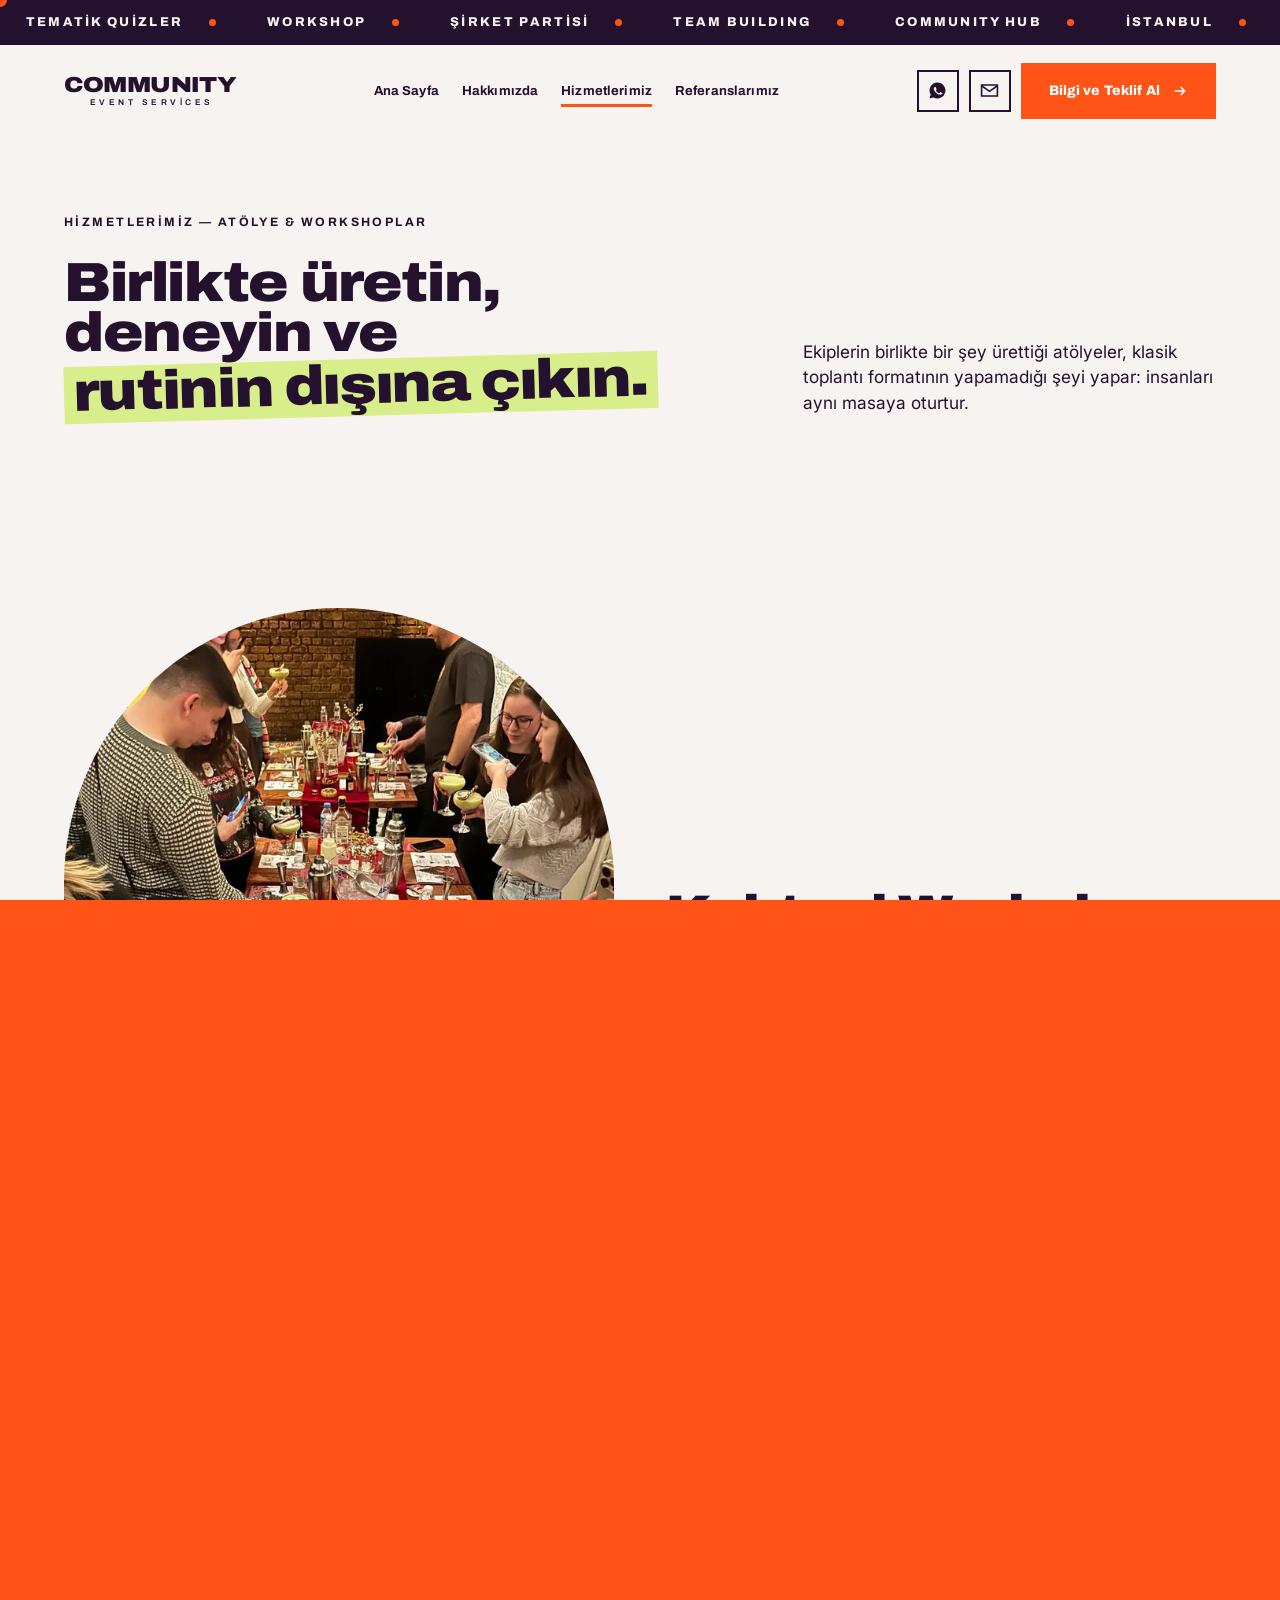
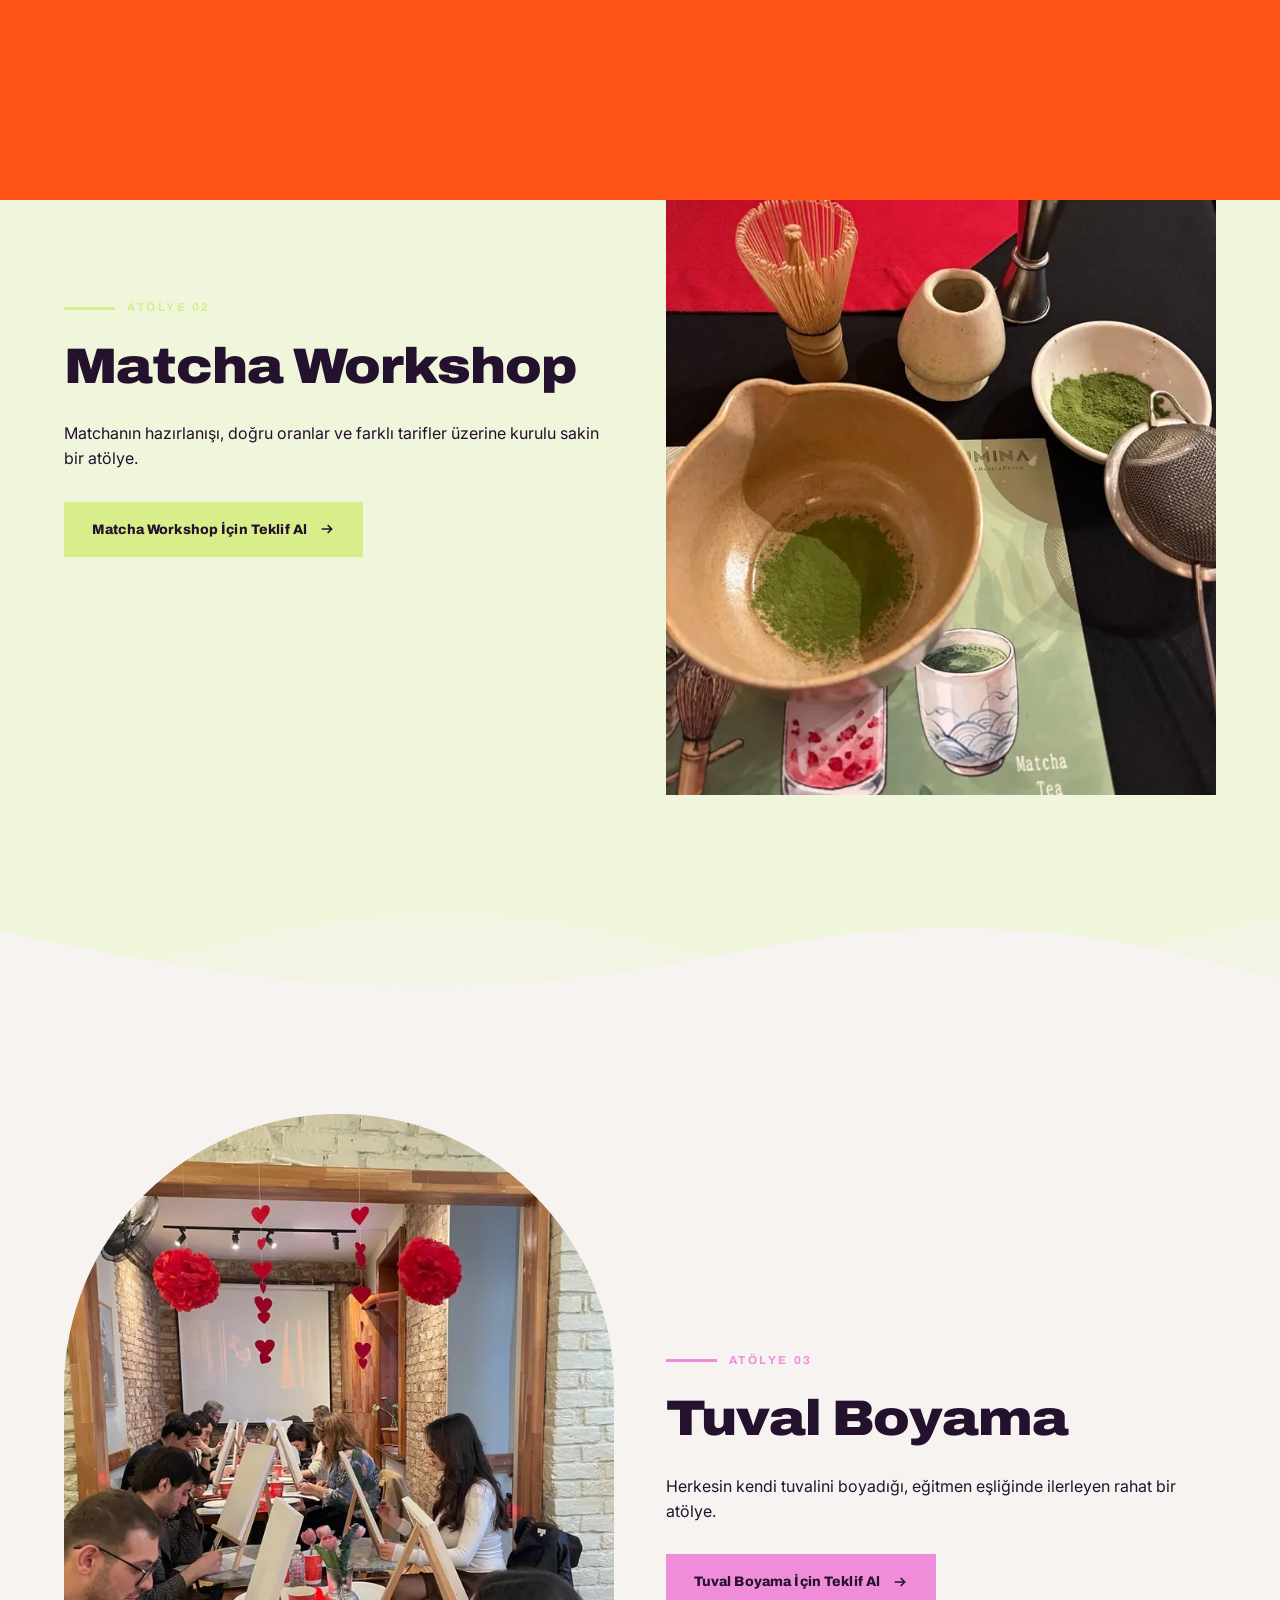
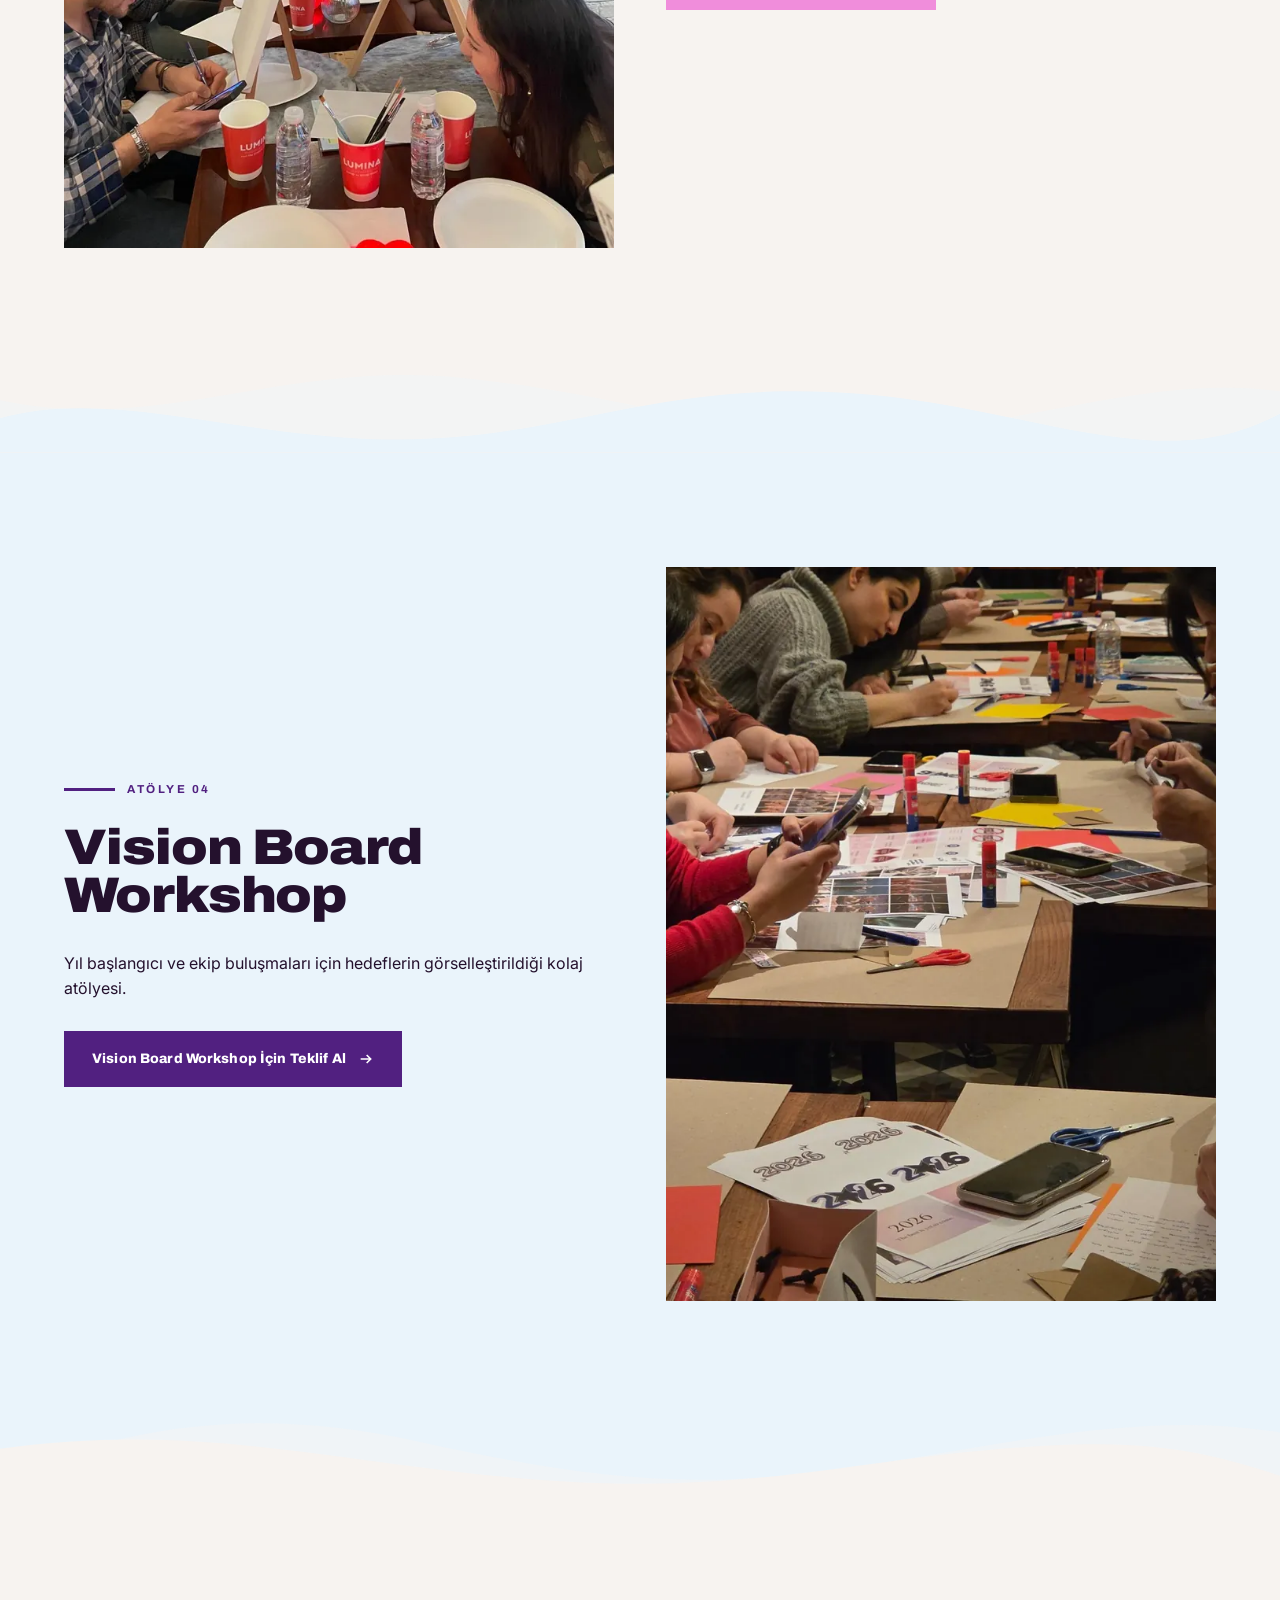
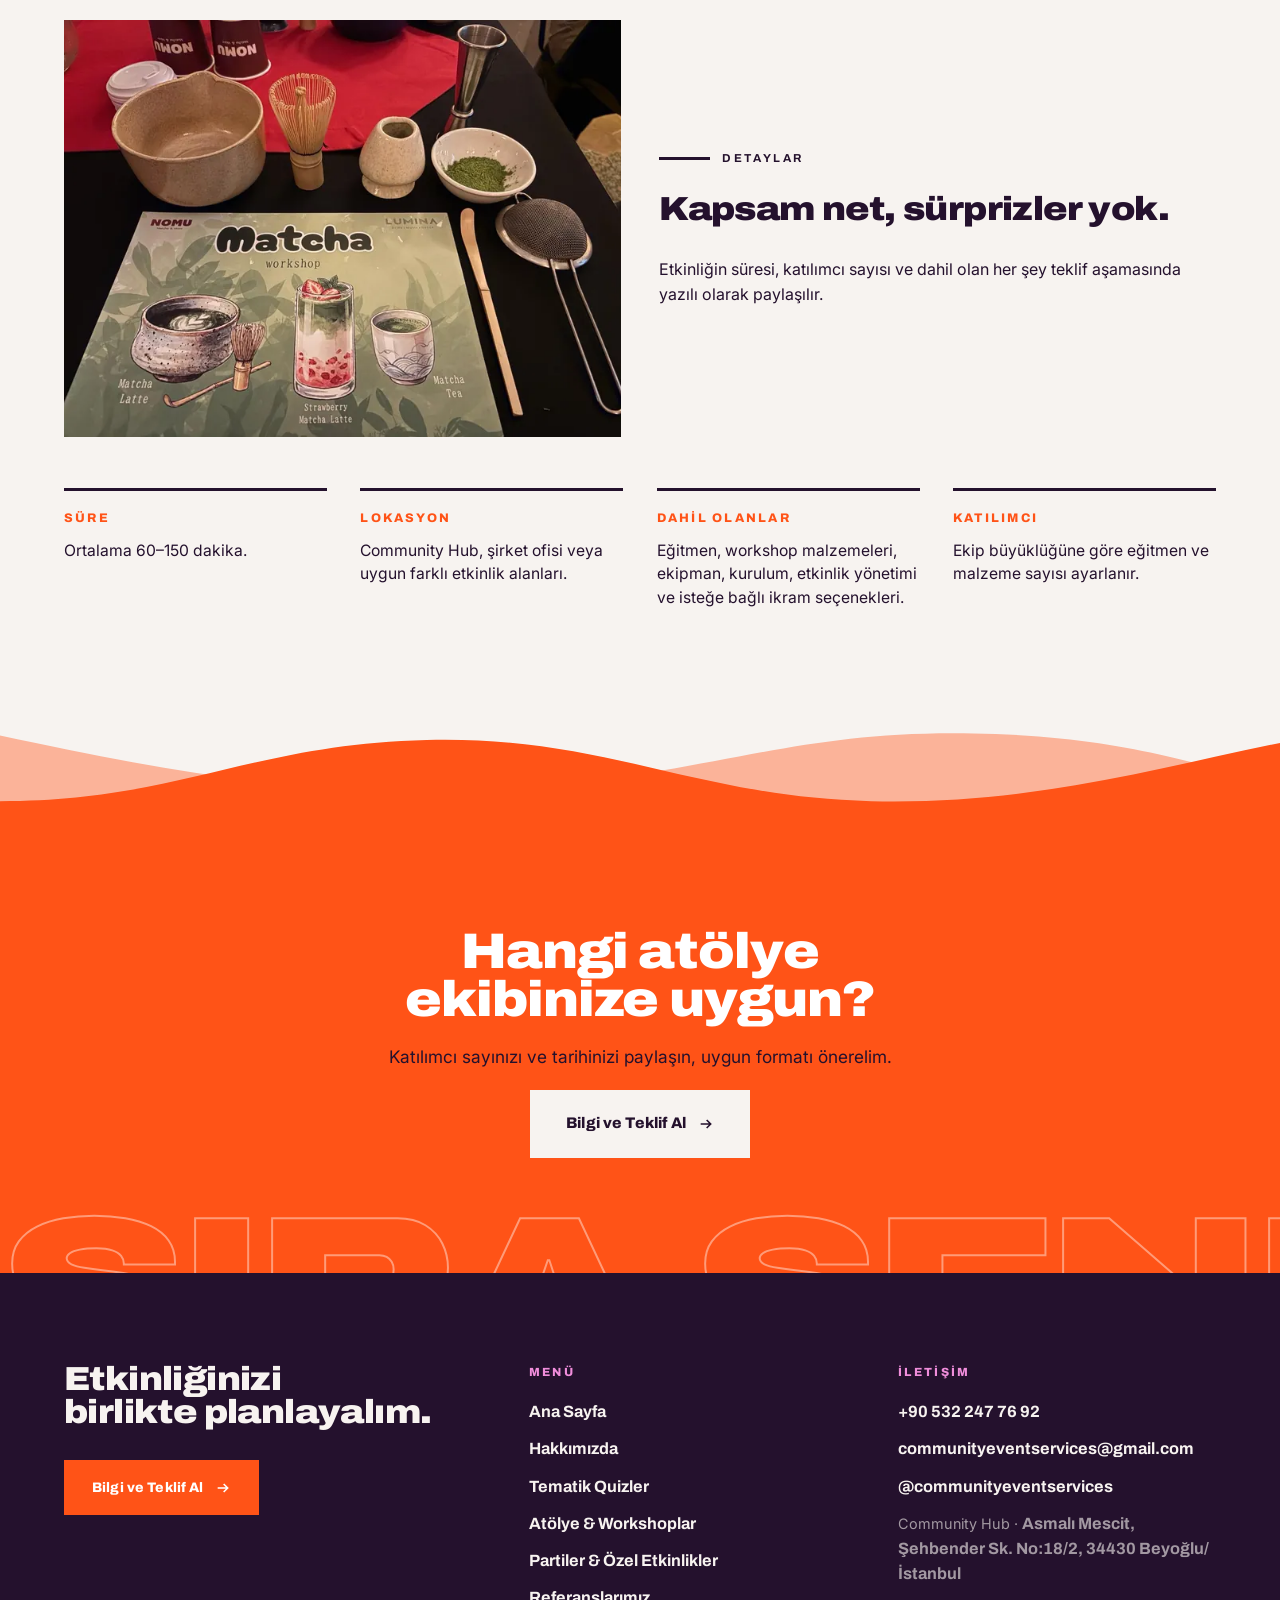
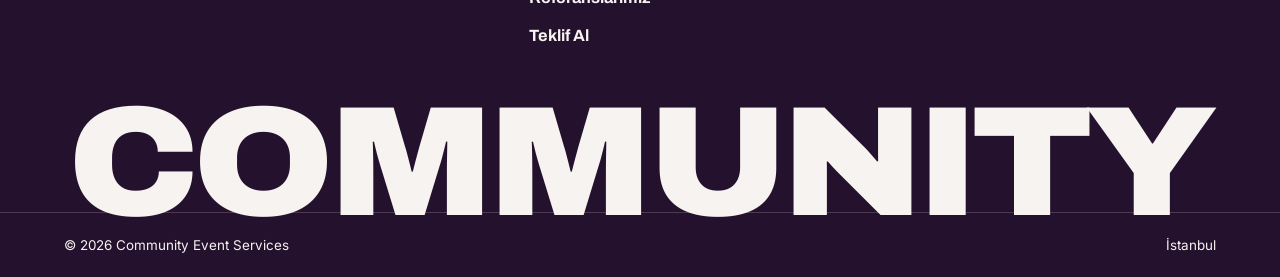
<file: workshoplar.html>
<!doctype html>
<html lang="tr">
<head>
<meta charset="utf-8">
<meta name="viewport" content="width=device-width,initial-scale=1">
<title>Atölye & Workshoplar — Community Event Services</title>
<meta name="description" content="Şirketler için kokteyl, matcha, tuval boyama ve vision board atölyeleri. Eğitmen, malzeme ve kurulum dahil.">
<meta name="theme-color" content="#F7F3F0">
<link rel="canonical" href="https://communityeventservices.com/workshoplar.html">
<meta property="og:type" content="website">
<meta property="og:locale" content="tr_TR">
<meta property="og:site_name" content="Community Event Services">
<meta property="og:title" content="Atölye & Workshoplar — Community Event Services">
<meta property="og:description" content="Şirketler için kokteyl, matcha, tuval boyama ve vision board atölyeleri. Eğitmen, malzeme ve kurulum dahil.">
<meta property="og:image" content="assets/img/og-default.jpg">
<meta name="twitter:card" content="summary_large_image">
<link rel="preconnect" href="https://fonts.googleapis.com">
<link rel="preconnect" href="https://fonts.gstatic.com" crossorigin>
<link href="https://fonts.googleapis.com/css2?family=Archivo:wdth,wght@62..125,400..900&family=Inter:wght@400;500;600&display=swap" rel="stylesheet">
<link rel="stylesheet" href="assets/css/styles.css">
<link rel="icon" href="assets/favicon.svg" type="image/svg+xml">
<noscript><style>.rv,.rv-mask>*{opacity:1!important;transform:none!important}.hl::before{transform:scaleX(1)!important}.wipe,.cursor{display:none!important}</style></noscript>
<script src="assets/js/config.js"></script>
</head>
<body>
<a class="skip-link" href="#main">İçeriğe geç</a>
<div class="wipe" aria-hidden="true"><span class="wipe__label"></span></div>
<div class="cursor" aria-hidden="true"><span class="cursor__label"></span></div>
<svg width="0" height="0" style="position:absolute" aria-hidden="true"><defs>
<pattern id="pat-dots" width="22" height="22" patternUnits="userSpaceOnUse"><circle cx="4" cy="4" r="3" fill="currentColor"/></pattern>
<pattern id="pat-squiggle" width="40" height="24" patternUnits="userSpaceOnUse"><path d="M0,12 q10,-11 20,0 t20,0" fill="none" stroke="currentColor" stroke-width="3"/></pattern>
<pattern id="pat-tri" width="34" height="34" patternUnits="userSpaceOnUse"><path d="M8,26 L17,8 L26,26 Z" fill="currentColor"/></pattern>
<pattern id="pat-arc" width="30" height="30" patternUnits="userSpaceOnUse"><path d="M0,26 a15,15 0 0 1 30,0" fill="none" stroke="currentColor" stroke-width="3"/></pattern>
</defs></svg>
<div class="ticker" aria-hidden="true"><div class="ticker__track"><span class="ticker__item">TEMATİK QUİZLER</span><span class="ticker__item">WORKSHOP</span><span class="ticker__item">ŞİRKET PARTİSİ</span><span class="ticker__item">TEAM BUILDING</span><span class="ticker__item">COMMUNITY HUB</span><span class="ticker__item">İSTANBUL</span><span class="ticker__item">TEMATİK QUİZLER</span><span class="ticker__item">WORKSHOP</span><span class="ticker__item">ŞİRKET PARTİSİ</span><span class="ticker__item">TEAM BUILDING</span><span class="ticker__item">COMMUNITY HUB</span><span class="ticker__item">İSTANBUL</span><span class="ticker__item">TEMATİK QUİZLER</span><span class="ticker__item">WORKSHOP</span><span class="ticker__item">ŞİRKET PARTİSİ</span><span class="ticker__item">TEAM BUILDING</span><span class="ticker__item">COMMUNITY HUB</span><span class="ticker__item">İSTANBUL</span><span class="ticker__item">TEMATİK QUİZLER</span><span class="ticker__item">WORKSHOP</span><span class="ticker__item">ŞİRKET PARTİSİ</span><span class="ticker__item">TEAM BUILDING</span><span class="ticker__item">COMMUNITY HUB</span><span class="ticker__item">İSTANBUL</span></div></div>
<header class="header">
 <div class="wrap header__inner">
  <a class="logo" href="index.html" aria-label="Community Event Services ana sayfa">
    <span class="logo__mark">COMMUNITY</span><span class="logo__sub">event services</span>
  </a>
  <nav class="nav" aria-label="Ana menü">
    <a class="nav__link" href="index.html">Ana Sayfa</a><a class="nav__link" href="hakkimizda.html">Hakkımızda</a>
    <div class="nav__group">
      <button class="nav__link" aria-expanded="false" aria-haspopup="true" aria-current="page">Hizmetlerimiz</button>
      <div class="nav__panel"><a href="tematik-quizler.html">Tematik Quizler</a><a href="workshoplar.html">Atölye & Workshoplar</a><a href="partiler.html">Partiler & Özel Etkinlikler</a></div>
    </div>
    <a class="nav__link" href="referanslarimiz.html">Referanslarımız</a>
  </nav>
  <div class="header__actions">
    <a class="icon-link icon-link--wa" data-c="wa-link" href="#" target="_blank" rel="noopener" aria-label="WhatsApp ile yazın"><svg viewBox="0 0 24 24"><path d="M12 2a10 10 0 0 0-8.6 15.1L2 22l5.1-1.3A10 10 0 1 0 12 2Zm5.5 14.1c-.2.6-1.2 1.2-1.7 1.2-.5.1-1 .1-1.6-.1-.4-.1-.9-.3-1.5-.6-2.6-1.1-4.3-3.7-4.4-3.9-.1-.2-1-1.4-1-2.6 0-1.2.6-1.8.9-2.1.2-.2.5-.3.7-.3h.5c.2 0 .4 0 .6.5.2.5.8 1.8.8 2 .1.1.1.3 0 .4l-.3.5-.4.4c-.1.1-.3.3-.1.6.2.3.7 1.2 1.6 2 1.1.9 1.9 1.2 2.2 1.3.3.1.4.1.6-.1.2-.2.7-.8.9-1.1.2-.3.4-.2.6-.1l1.9.9c.2.1.4.2.4.3.1.2.1.7-.1 1.3Z"/></svg></a>
    <a class="icon-link icon-link--mail" data-c="mail-link" href="#" aria-label="E-posta gönderin"><svg viewBox="0 0 24 24"><path d="M2 5h20v14H2z" fill="none" stroke="currentColor" stroke-width="2"/><path d="M2 6l10 7 10-7" fill="none" stroke="currentColor" stroke-width="2"/></svg></a>
    <a class="btn btn--accent" href="teklif-al.html" data-magnetic data-cursor="Teklif Al"><span>Bilgi ve Teklif Al</span><svg viewBox="0 0 24 24" aria-hidden="true"><path d="M4 12h15M13 6l6 6-6 6"/></svg></a>
    <button class="burger" aria-expanded="false" aria-label="Menüyü aç"><span></span></button>
  </div>
 </div>
</header>
<div class="menu" role="dialog" aria-modal="true" aria-label="Menü">
  <div class="menu__top">
    <span class="logo__mark">COMMUNITY</span>
    <button class="menu__close" aria-label="Menüyü kapat">✕</button>
  </div>
  <ul class="menu__list"><li><a href="index.html">Ana Sayfa</a></li><li><a href="hakkimizda.html">Hakkımızda</a></li>
    <li aria-hidden="true" style="opacity:.6;font-family:var(--display);font-weight:800;font-size:.78rem;letter-spacing:.2em;padding-top:16px">HİZMETLERİMİZ</li>
    <li><ul class="menu__list menu__sub"><li><a href="tematik-quizler.html">Tematik Quizler</a></li><li><a href="workshoplar.html">Atölye & Workshoplar</a></li><li><a href="partiler.html">Partiler & Özel Etkinlikler</a></li></ul></li>
    <li><a href="referanslarimiz.html">Referanslarımız</a></li><li><a href="teklif-al.html">Teklif Al</a></li></ul>
  <div class="menu__foot">
    <div class="sticker " aria-hidden="true" style="--st-bg:#D8EE8A;--st-fg:#24112D;--st-ring:#24112D;--rot:-14deg">HADİ<br>BAŞLAYALIM</div>
    <a class="btn btn--light" data-c="wa-link" href="#" target="_blank" rel="noopener"><span>WhatsApp</span><svg viewBox="0 0 24 24" aria-hidden="true"><path d="M4 12h15M13 6l6 6-6 6"/></svg></a>
    <a class="btn btn--outline" data-c="mail-link" href="#"><span>E-posta</span><svg viewBox="0 0 24 24" aria-hidden="true"><path d="M4 12h15M13 6l6 6-6 6"/></svg></a>
  </div>
</div>
<main id="main">
<section class="pagehead block block--cream">
 <div class="wrap">
  <p class="crumb rv">Hizmetlerimiz — Atölye & Workshoplar</p>
  <div class="pagehead__grid">
    <h1 class="display t-hero rv">Birlikte üretin, deneyin ve <span class="hl hl--lime hl--r1">rutinin dışına çıkın.</span></h1>
    <p class="lede rv">Ekiplerin birlikte bir şey ürettiği atölyeler, klasik toplantı formatının yapamadığı şeyi yapar: insanları aynı masaya oturtur.</p>
  </div>
 </div>
</section><section class="block section" style="--bg:#F7F3F0;--accent:#FF5317;background:#F7F3F0">
 <div class="wrap">
  <div class="row ">
    <span class="row__index" aria-hidden="true">01</span>
    <div class="row__media rv"><img class="ph ph--arch ph--r34" src="assets/img/kokteyl-01-700.webp" srcset="assets/img/kokteyl-01-700.webp 700w, assets/img/kokteyl-01-1200.webp 1200w" sizes="(max-width:767px) 92vw, 46vw" alt="Kokteyl workshopu masasında hazırlanan içecekler" width="1200" height="1600" loading="lazy" decoding="async"></div>
    <div class="row__body">
      <p class="eyebrow rv" style="color:#FF5317">Atölye 01</p>
      <h2 class="display t-xl rv">Kokteyl Workshop</h2>
      <p class="copy mt-m rv">Bar ekibimiz eşliğinde ekibiniz kendi kokteylini hazırlıyor. Tüm ekipman, malzeme ve alkol bize ait.</p>
      <a class="btn btn--accent mt-m rv" style="background:#FF5317;color:#fff" href="teklif-al.html"><span>Kokteyl Workshop İçin Teklif Al</span><svg viewBox="0 0 24 24" aria-hidden="true"><path d="M4 12h15M13 6l6 6-6 6"/></svg></a>
    </div>
  </div>
 </div>
</section><svg class="blob" viewBox="0 0 1440 120" preserveAspectRatio="none" aria-hidden="true" style="background:#F7F3F0">
<path d="M0,44 C240,4 400,72 640,88 C880,104 1000,44 1220,38 C1320,35 1390,60 1440,80 L1440,120 L0,120 Z" fill="#EFF6DC" opacity=".4" transform="translate(0,-14)"/>
<path d="M0,96 C160,20 300,4 470,48 C640,92 760,116 940,86 C1120,56 1280,4 1440,36 L1440,120 L0,120 Z" fill="#EFF6DC"/></svg><section class="block section" style="--bg:#EFF6DC;--accent:#D8EE8A;background:#EFF6DC">
 <div class="wrap">
  <div class="row row--flip">
    <span class="row__index" aria-hidden="true">02</span>
    <div class="row__media rv"><img class="ph ph--block ph--r34" src="assets/img/matcha-04-700.webp" srcset="assets/img/matcha-04-700.webp 700w, assets/img/matcha-04-1200.webp 1200w" sizes="(max-width:767px) 92vw, 46vw" alt="Matcha workshopu için hazırlanmış masa düzeni" width="1200" height="1600" loading="lazy" decoding="async"></div>
    <div class="row__body">
      <p class="eyebrow rv" style="color:#D8EE8A">Atölye 02</p>
      <h2 class="display t-xl rv">Matcha Workshop</h2>
      <p class="copy mt-m rv">Matchanın hazırlanışı, doğru oranlar ve farklı tarifler üzerine kurulu sakin bir atölye.</p>
      <a class="btn btn--accent mt-m rv" style="background:#D8EE8A;color:#24112D" href="teklif-al.html"><span>Matcha Workshop İçin Teklif Al</span><svg viewBox="0 0 24 24" aria-hidden="true"><path d="M4 12h15M13 6l6 6-6 6"/></svg></a>
    </div>
  </div>
 </div>
</section><svg class="blob" viewBox="0 0 1440 120" preserveAspectRatio="none" aria-hidden="true" style="background:#EFF6DC">
<path d="M0,102 C200,102 280,26 480,20 C680,14 780,96 980,102 C1160,107 1300,58 1440,24 L1440,120 L0,120 Z" fill="#F7F3F0" opacity=".4" transform="translate(0,-14)"/>
<path d="M0,28 C220,84 380,116 600,96 C820,76 900,16 1120,26 C1280,33 1360,74 1440,92 L1440,120 L0,120 Z" fill="#F7F3F0"/></svg><section class="block section" style="--bg:#F7F3F0;--accent:#F08DDB;background:#F7F3F0">
 <div class="wrap">
  <div class="row ">
    <span class="row__index" aria-hidden="true">03</span>
    <div class="row__media rv"><img class="ph ph--arch ph--r34" src="assets/img/tuval-02-700.webp" srcset="assets/img/tuval-02-700.webp 700w, assets/img/tuval-02-1200.webp 1200w" sizes="(max-width:767px) 92vw, 46vw" alt="Tuval boyama atölyesinde çalışan katılımcılar" width="1200" height="1600" loading="lazy" decoding="async"></div>
    <div class="row__body">
      <p class="eyebrow rv" style="color:#F08DDB">Atölye 03</p>
      <h2 class="display t-xl rv">Tuval Boyama</h2>
      <p class="copy mt-m rv">Herkesin kendi tuvalini boyadığı, eğitmen eşliğinde ilerleyen rahat bir atölye.</p>
      <a class="btn btn--accent mt-m rv" style="background:#F08DDB;color:#24112D" href="teklif-al.html"><span>Tuval Boyama İçin Teklif Al</span><svg viewBox="0 0 24 24" aria-hidden="true"><path d="M4 12h15M13 6l6 6-6 6"/></svg></a>
    </div>
  </div>
 </div>
</section><svg class="blob" viewBox="0 0 1440 120" preserveAspectRatio="none" aria-hidden="true" style="background:#F7F3F0">
<path d="M0,64 C180,110 320,10 520,34 C720,58 820,120 1020,104 C1180,91 1300,30 1440,52 L1440,120 L0,120 Z" fill="#EAF4FB" opacity=".4" transform="translate(0,-14)"/>
<path d="M0,74 C120,34 260,96 420,102 C600,109 700,42 880,38 C1060,34 1180,98 1300,104 C1370,107 1410,86 1440,68 L1440,120 L0,120 Z" fill="#EAF4FB"/></svg><section class="block section" style="--bg:#EAF4FB;--accent:#512080;background:#EAF4FB">
 <div class="wrap">
  <div class="row row--flip">
    <span class="row__index" aria-hidden="true">04</span>
    <div class="row__media rv"><img class="ph ph--block ph--r34" src="assets/img/visionboard-01-700.webp" srcset="assets/img/visionboard-01-700.webp 700w, assets/img/visionboard-01-1200.webp 1200w" sizes="(max-width:767px) 92vw, 46vw" alt="Vision board atölyesinde çalışan katılımcılar" width="1200" height="1600" loading="lazy" decoding="async"></div>
    <div class="row__body">
      <p class="eyebrow rv" style="color:#512080">Atölye 04</p>
      <h2 class="display t-xl rv">Vision Board Workshop</h2>
      <p class="copy mt-m rv">Yıl başlangıcı ve ekip buluşmaları için hedeflerin görselleştirildiği kolaj atölyesi.</p>
      <a class="btn btn--accent mt-m rv" style="background:#512080;color:#fff" href="teklif-al.html"><span>Vision Board Workshop İçin Teklif Al</span><svg viewBox="0 0 24 24" aria-hidden="true"><path d="M4 12h15M13 6l6 6-6 6"/></svg></a>
    </div>
  </div>
 </div>
</section><svg class="blob" viewBox="0 0 1440 120" preserveAspectRatio="none" aria-hidden="true" style="background:#EAF4FB">
<path d="M0,96 C160,20 300,4 470,48 C640,92 760,116 940,86 C1120,56 1280,4 1440,36 L1440,120 L0,120 Z" fill="#F7F3F0" opacity=".4" transform="translate(0,-14)"/>
<path d="M0,44 C240,4 400,72 640,88 C880,104 1000,44 1220,38 C1320,35 1390,60 1440,80 L1440,120 L0,120 Z" fill="#F7F3F0"/></svg><section class="block block--cream section">
 <div class="wrap">
   <div class="grid g-2 mb-l" style="align-items:center">
     <div class="rv"><img class="ph ph--block ph--r43" src="assets/img/matcha-03-700.webp" srcset="assets/img/matcha-03-700.webp 700w, assets/img/matcha-03-1400.webp 1400w" sizes="(max-width:767px) 92vw, 46vw" alt="Matcha atölyesinde kullanılan malzemeler" width="1400" height="1050" loading="lazy" decoding="async"></div>
     <div>
       <p class="eyebrow rv">Detaylar</p>
       <h2 class="display t-lg rv">Kapsam net, sürprizler yok.</h2>
       <p class="copy mt-m rv">Etkinliğin süresi, katılımcı sayısı ve dahil olan her şey teklif aşamasında yazılı olarak paylaşılır.</p>
     </div>
   </div>
   <div class="details" data-stagger><div class="details__item rv"><h3>Süre</h3><p>Ortalama 60–150 dakika.</p></div><div class="details__item rv"><h3>Lokasyon</h3><p>Community Hub, şirket ofisi veya uygun farklı etkinlik alanları.</p></div><div class="details__item rv"><h3>Dahil olanlar</h3><p>Eğitmen, workshop malzemeleri, ekipman, kurulum, etkinlik yönetimi ve isteğe bağlı ikram seçenekleri.</p></div><div class="details__item rv"><h3>Katılımcı</h3><p>Ekip büyüklüğüne göre eğitmen ve malzeme sayısı ayarlanır.</p></div></div>
 </div>
</section><svg class="blob" viewBox="0 0 1440 120" preserveAspectRatio="none" aria-hidden="true" style="background:#F7F3F0">
<path d="M0,28 C220,84 380,116 600,96 C820,76 900,16 1120,26 C1280,33 1360,74 1440,92 L1440,120 L0,120 Z" fill="#FF5317" opacity=".4" transform="translate(0,-14)"/>
<path d="M0,102 C200,102 280,26 480,20 C680,14 780,96 980,102 C1160,107 1300,58 1440,24 L1440,120 L0,120 Z" fill="#FF5317"/></svg>
<section class="block block--orange section" style="overflow:hidden">
 <span class="bigword" data-par="6" aria-hidden="true">SIRA SENDE · SIRA SENDE · SIRA SENDE</span>
 <div class="wrap rel" style="text-align:center;display:grid;justify-items:center;gap:20px">
   <h2 class="display t-xl rv" style="max-width:20ch">Hangi atölye ekibinize uygun?</h2>
   <p class="lede rv" style="max-width:46ch">Katılımcı sayınızı ve tarihinizi paylaşın, uygun formatı önerelim.</p>
   <a class="btn btn--light btn--lg rv" href="teklif-al.html" data-magnetic><span>Bilgi ve Teklif Al</span><svg viewBox="0 0 24 24" aria-hidden="true"><path d="M4 12h15M13 6l6 6-6 6"/></svg></a>
 </div>
</section>
</main>
<footer class="footer">
 <div class="wrap">
  <div class="footer__grid">
    <div>
      <h2 class="display t-lg">Etkinliğinizi<br>birlikte planlayalım.</h2>
      <a class="btn btn--accent mt-m" href="teklif-al.html" data-magnetic><span>Bilgi ve Teklif Al</span><svg viewBox="0 0 24 24" aria-hidden="true"><path d="M4 12h15M13 6l6 6-6 6"/></svg></a>
    </div>
    <div>
      <p class="footer__label">Menü</p>
      <ul class="footer__list"><li><a href="index.html">Ana Sayfa</a></li><li><a href="hakkimizda.html">Hakkımızda</a></li><li><a href="tematik-quizler.html">Tematik Quizler</a></li><li><a href="workshoplar.html">Atölye & Workshoplar</a></li><li><a href="partiler.html">Partiler & Özel Etkinlikler</a></li><li><a href="referanslarimiz.html">Referanslarımız</a></li><li><a href="teklif-al.html">Teklif Al</a></li></ul>
    </div>
    <div>
      <p class="footer__label">İletişim</p>
      <ul class="footer__list">
        <li><a data-c="wa-link" href="#" target="_blank" rel="noopener"><span data-c="wa-text"></span></a></li>
        <li><a data-c="mail-link" href="#"><span data-c="mail-text"></span></a></li>
        <li><a data-c="ig-link" href="#" target="_blank" rel="noopener"><span data-c="ig-text"></span></a></li>
        <li style="opacity:.6;font-family:var(--body);font-size:.9rem;font-weight:400">
          Community Hub · <span data-hub="address"></span></li>
      </ul>
    </div>
  </div>
  <p class="footer__wordmark" aria-hidden="true">COMMUNITY</p>
 </div>
 <div class="wrap footer__bottom">
   <span>© 2026 Community Event Services</span>
   <span>İstanbul</span>
 </div>
</footer>
<script src="assets/js/app.js" defer></script>
</body>
</html>
</file>
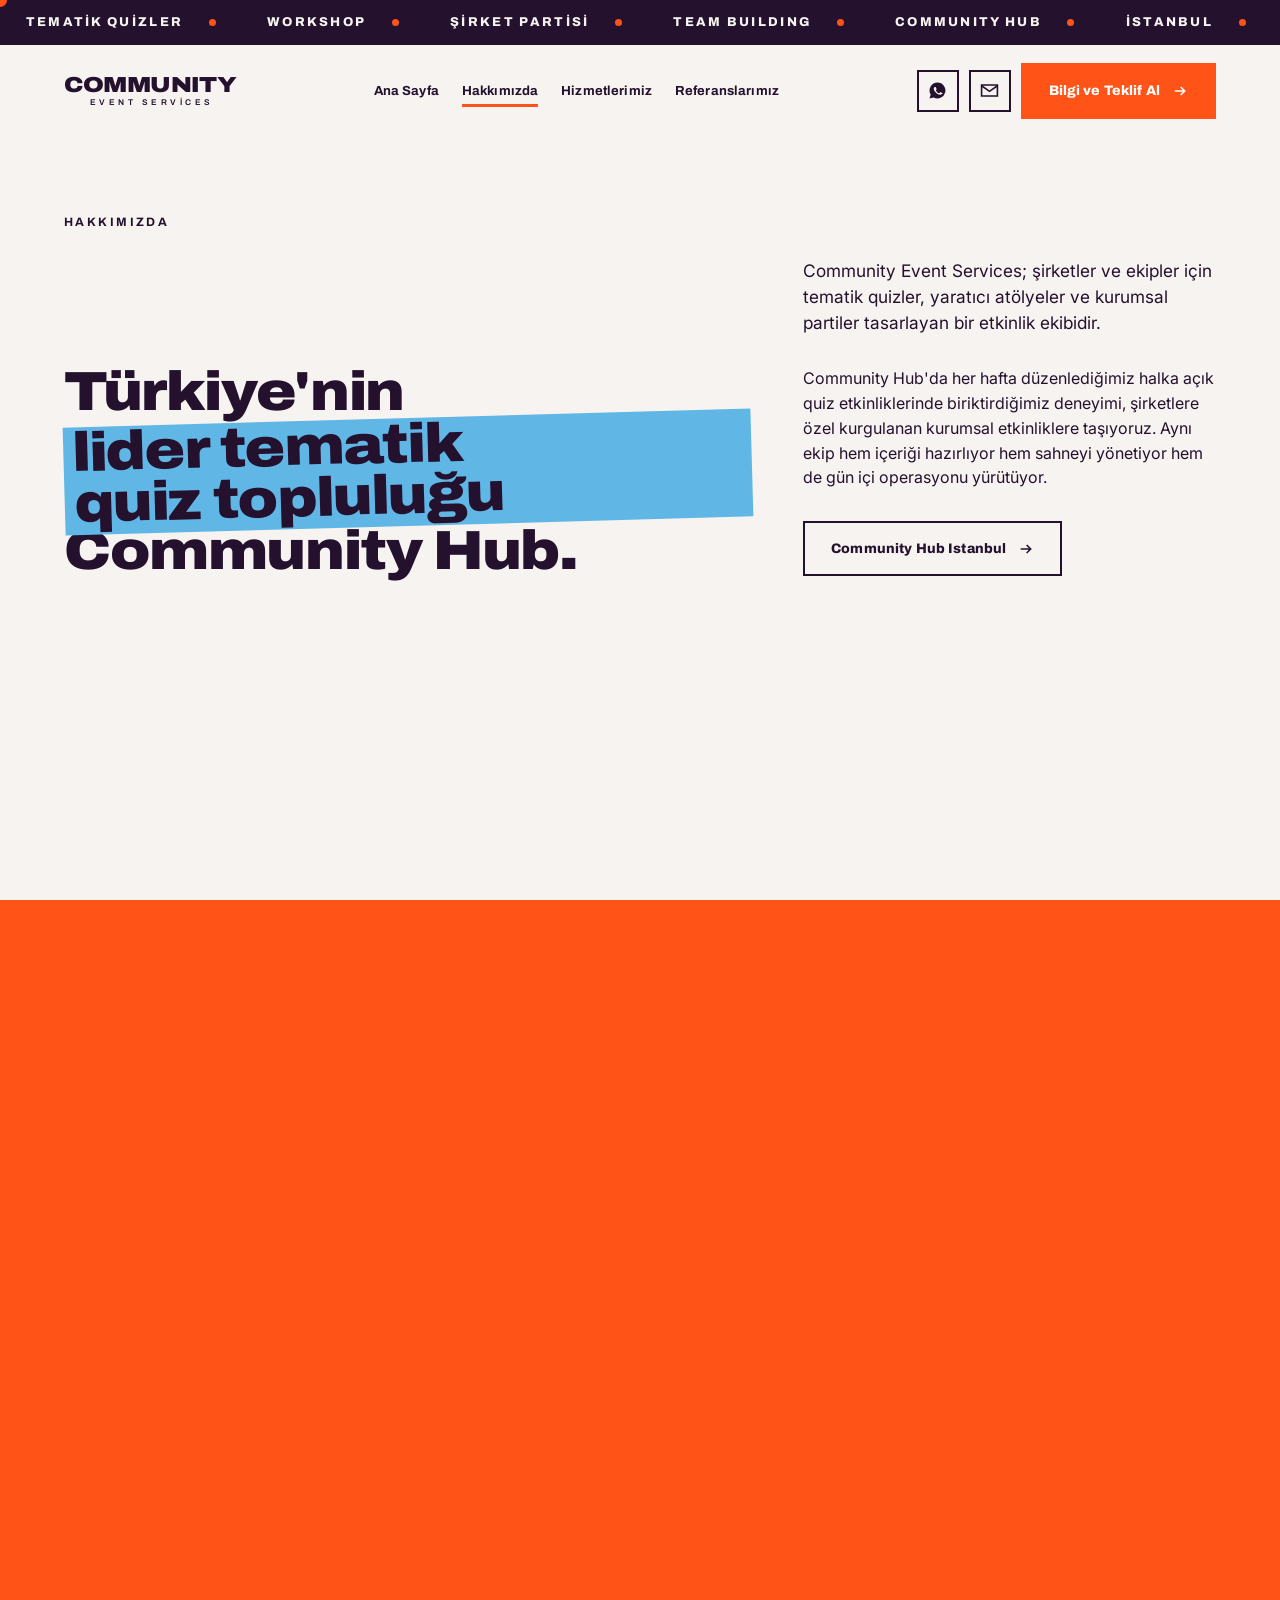
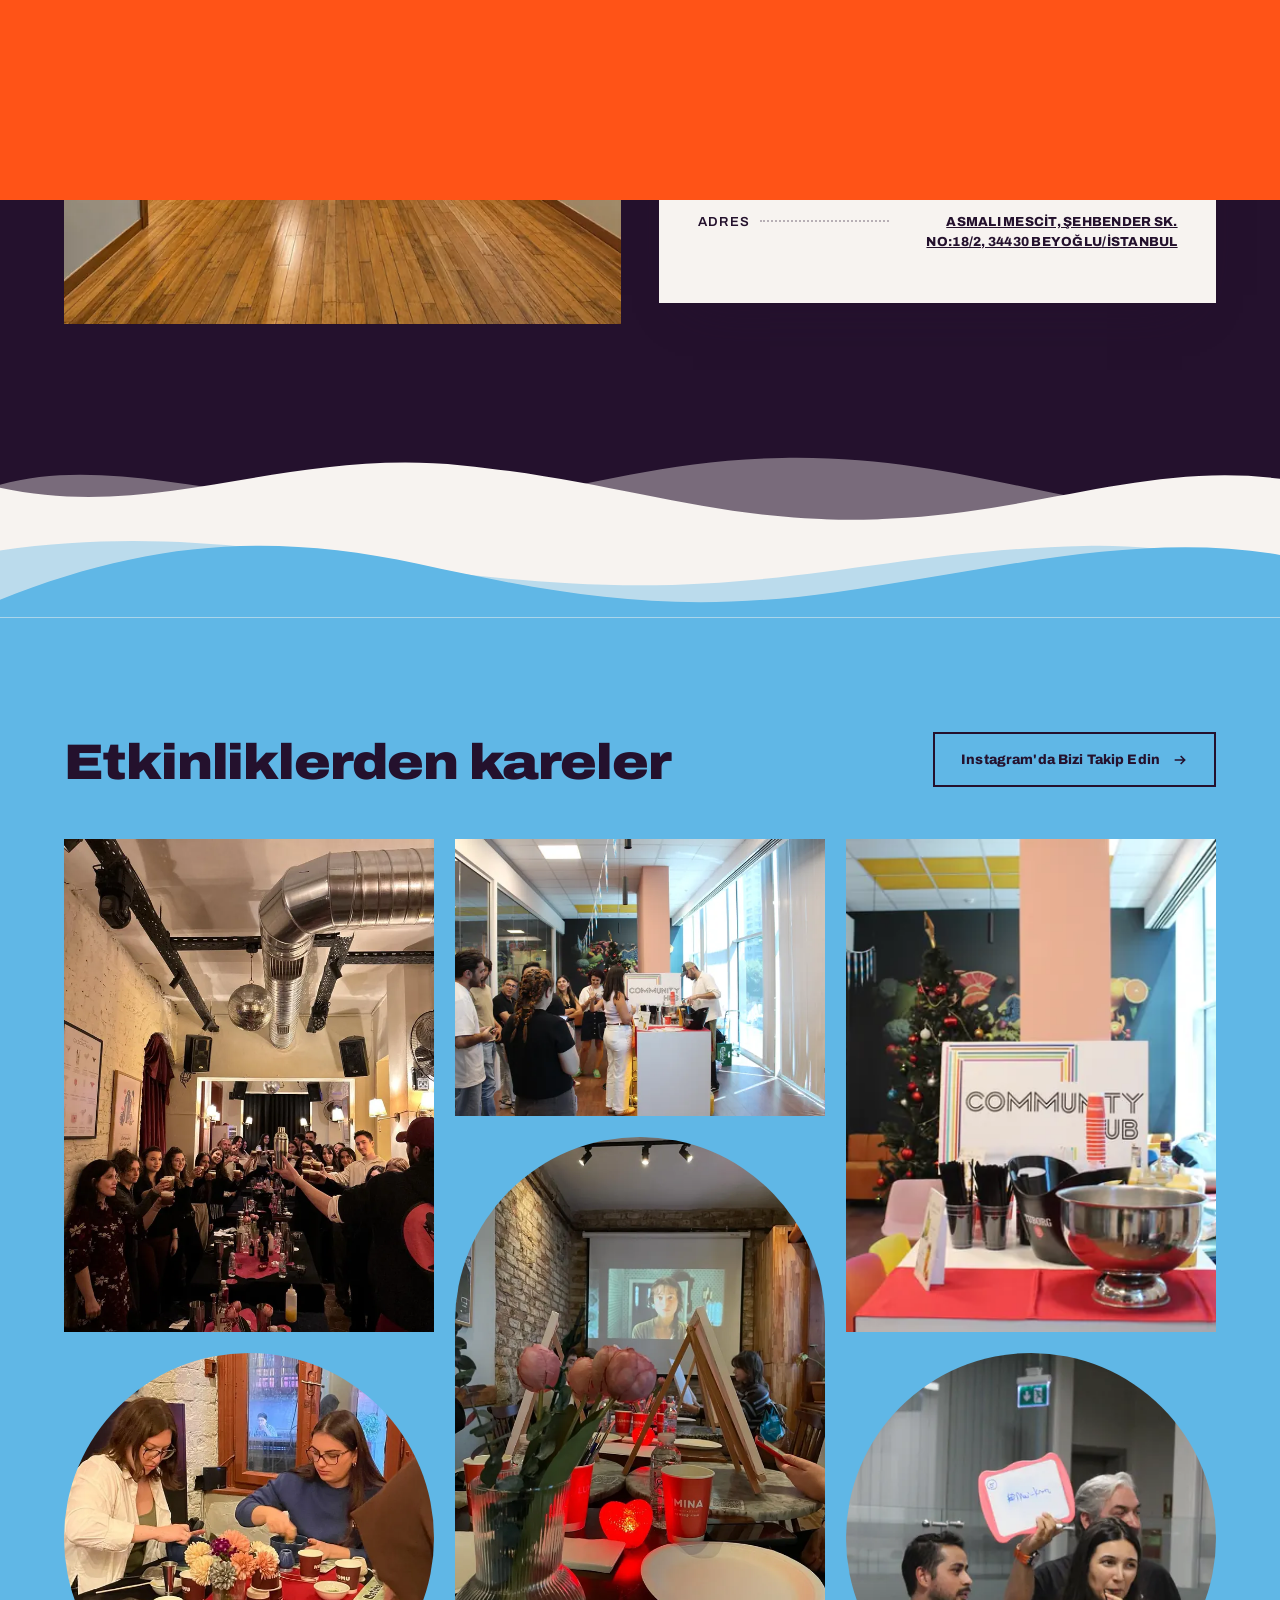
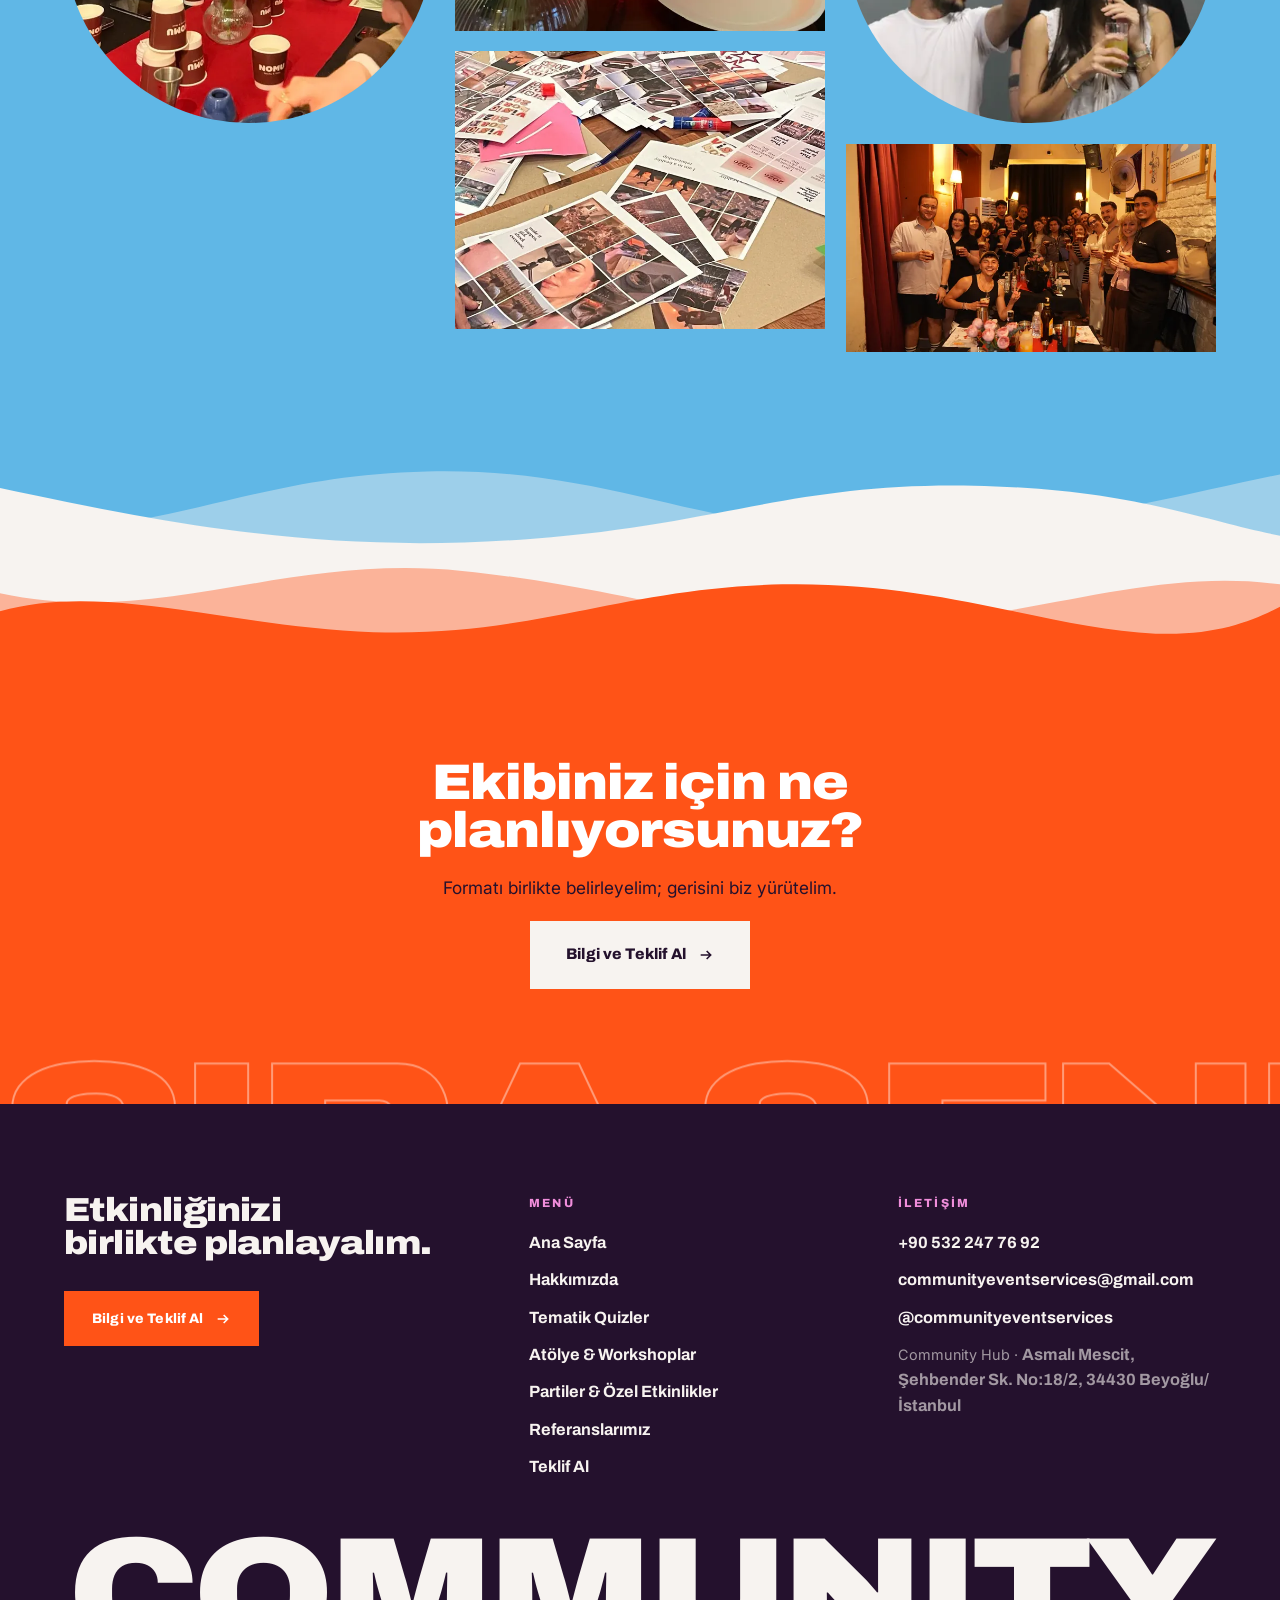
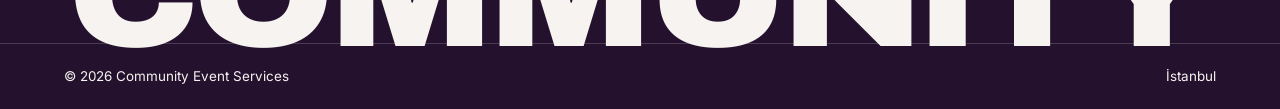
<file: assets/hakkimizda.html>
<!doctype html>
<html lang="tr">
<head>
<meta charset="utf-8">
<meta name="viewport" content="width=device-width,initial-scale=1">
<title>Hakkımızda — Community Event Services</title>
<meta name="description" content="Community Event Services; şirketler ve ekipler için sosyal, yaratıcı ve katılımcı etkinlikler tasarlayan bir etkinlik ekibi. Community Hub ve ekibimiz hakkında.">
<meta name="theme-color" content="#F7F3F0">
<link rel="canonical" href="https://communityeventservices.com/hakkimizda.html">
<meta property="og:type" content="website">
<meta property="og:locale" content="tr_TR">
<meta property="og:site_name" content="Community Event Services">
<meta property="og:title" content="Hakkımızda — Community Event Services">
<meta property="og:description" content="Community Event Services; şirketler ve ekipler için sosyal, yaratıcı ve katılımcı etkinlikler tasarlayan bir etkinlik ekibi. Community Hub ve ekibimiz hakkında.">
<meta property="og:image" content="assets/img/og-default.jpg">
<meta name="twitter:card" content="summary_large_image">
<link rel="preconnect" href="https://fonts.googleapis.com">
<link rel="preconnect" href="https://fonts.gstatic.com" crossorigin>
<link href="https://fonts.googleapis.com/css2?family=Archivo:wdth,wght@62..125,400..900&family=Inter:wght@400;500;600&display=swap" rel="stylesheet">
<link rel="stylesheet" href="assets/css/styles.css">
<link rel="icon" href="assets/favicon.svg" type="image/svg+xml">
<noscript><style>.rv,.rv-mask>*{opacity:1!important;transform:none!important}.hl::before{transform:scaleX(1)!important}.wipe,.cursor{display:none!important}</style></noscript>
<script src="assets/js/config.js"></script>
</head>
<body>
<a class="skip-link" href="#main">İçeriğe geç</a>
<div class="wipe" aria-hidden="true"><span class="wipe__label"></span></div>
<div class="cursor" aria-hidden="true"><span class="cursor__label"></span></div>
<svg width="0" height="0" style="position:absolute" aria-hidden="true"><defs>
<pattern id="pat-dots" width="22" height="22" patternUnits="userSpaceOnUse"><circle cx="4" cy="4" r="3" fill="currentColor"/></pattern>
<pattern id="pat-squiggle" width="40" height="24" patternUnits="userSpaceOnUse"><path d="M0,12 q10,-11 20,0 t20,0" fill="none" stroke="currentColor" stroke-width="3"/></pattern>
<pattern id="pat-tri" width="34" height="34" patternUnits="userSpaceOnUse"><path d="M8,26 L17,8 L26,26 Z" fill="currentColor"/></pattern>
<pattern id="pat-arc" width="30" height="30" patternUnits="userSpaceOnUse"><path d="M0,26 a15,15 0 0 1 30,0" fill="none" stroke="currentColor" stroke-width="3"/></pattern>
</defs></svg>
<div class="ticker" aria-hidden="true"><div class="ticker__track"><span class="ticker__item">TEMATİK QUİZLER</span><span class="ticker__item">WORKSHOP</span><span class="ticker__item">ŞİRKET PARTİSİ</span><span class="ticker__item">TEAM BUILDING</span><span class="ticker__item">COMMUNITY HUB</span><span class="ticker__item">İSTANBUL</span><span class="ticker__item">TEMATİK QUİZLER</span><span class="ticker__item">WORKSHOP</span><span class="ticker__item">ŞİRKET PARTİSİ</span><span class="ticker__item">TEAM BUILDING</span><span class="ticker__item">COMMUNITY HUB</span><span class="ticker__item">İSTANBUL</span><span class="ticker__item">TEMATİK QUİZLER</span><span class="ticker__item">WORKSHOP</span><span class="ticker__item">ŞİRKET PARTİSİ</span><span class="ticker__item">TEAM BUILDING</span><span class="ticker__item">COMMUNITY HUB</span><span class="ticker__item">İSTANBUL</span><span class="ticker__item">TEMATİK QUİZLER</span><span class="ticker__item">WORKSHOP</span><span class="ticker__item">ŞİRKET PARTİSİ</span><span class="ticker__item">TEAM BUILDING</span><span class="ticker__item">COMMUNITY HUB</span><span class="ticker__item">İSTANBUL</span></div></div>
<header class="header">
 <div class="wrap header__inner">
  <a class="logo" href="index.html" aria-label="Community Event Services ana sayfa">
    <span class="logo__mark">COMMUNITY</span><span class="logo__sub">event services</span>
  </a>
  <nav class="nav" aria-label="Ana menü">
    <a class="nav__link" href="index.html">Ana Sayfa</a><a class="nav__link" href="hakkimizda.html" aria-current="page">Hakkımızda</a>
    <div class="nav__group">
      <button class="nav__link" aria-expanded="false" aria-haspopup="true">Hizmetlerimiz</button>
      <div class="nav__panel"><a href="tematik-quizler.html">Tematik Quizler</a><a href="workshoplar.html">Atölye & Workshoplar</a><a href="partiler.html">Partiler & Özel Etkinlikler</a></div>
    </div>
    <a class="nav__link" href="referanslarimiz.html">Referanslarımız</a>
  </nav>
  <div class="header__actions">
    <a class="icon-link icon-link--wa" data-c="wa-link" href="#" target="_blank" rel="noopener" aria-label="WhatsApp ile yazın"><svg viewBox="0 0 24 24"><path d="M12 2a10 10 0 0 0-8.6 15.1L2 22l5.1-1.3A10 10 0 1 0 12 2Zm5.5 14.1c-.2.6-1.2 1.2-1.7 1.2-.5.1-1 .1-1.6-.1-.4-.1-.9-.3-1.5-.6-2.6-1.1-4.3-3.7-4.4-3.9-.1-.2-1-1.4-1-2.6 0-1.2.6-1.8.9-2.1.2-.2.5-.3.7-.3h.5c.2 0 .4 0 .6.5.2.5.8 1.8.8 2 .1.1.1.3 0 .4l-.3.5-.4.4c-.1.1-.3.3-.1.6.2.3.7 1.2 1.6 2 1.1.9 1.9 1.2 2.2 1.3.3.1.4.1.6-.1.2-.2.7-.8.9-1.1.2-.3.4-.2.6-.1l1.9.9c.2.1.4.2.4.3.1.2.1.7-.1 1.3Z"/></svg></a>
    <a class="icon-link icon-link--mail" data-c="mail-link" href="#" aria-label="E-posta gönderin"><svg viewBox="0 0 24 24"><path d="M2 5h20v14H2z" fill="none" stroke="currentColor" stroke-width="2"/><path d="M2 6l10 7 10-7" fill="none" stroke="currentColor" stroke-width="2"/></svg></a>
    <a class="btn btn--accent" href="teklif-al.html" data-magnetic data-cursor="Teklif Al"><span>Bilgi ve Teklif Al</span><svg viewBox="0 0 24 24" aria-hidden="true"><path d="M4 12h15M13 6l6 6-6 6"/></svg></a>
    <button class="burger" aria-expanded="false" aria-label="Menüyü aç"><span></span></button>
  </div>
 </div>
</header>
<div class="menu" role="dialog" aria-modal="true" aria-label="Menü">
  <div class="menu__top">
    <span class="logo__mark">COMMUNITY</span>
    <button class="menu__close" aria-label="Menüyü kapat">✕</button>
  </div>
  <ul class="menu__list"><li><a href="index.html">Ana Sayfa</a></li><li><a href="hakkimizda.html">Hakkımızda</a></li>
    <li aria-hidden="true" style="opacity:.6;font-family:var(--display);font-weight:800;font-size:.78rem;letter-spacing:.2em;padding-top:16px">HİZMETLERİMİZ</li>
    <li><ul class="menu__list menu__sub"><li><a href="tematik-quizler.html">Tematik Quizler</a></li><li><a href="workshoplar.html">Atölye & Workshoplar</a></li><li><a href="partiler.html">Partiler & Özel Etkinlikler</a></li></ul></li>
    <li><a href="referanslarimiz.html">Referanslarımız</a></li><li><a href="teklif-al.html">Teklif Al</a></li></ul>
  <div class="menu__foot">
    <div class="sticker " aria-hidden="true" style="--st-bg:#D8EE8A;--st-fg:#24112D;--st-ring:#24112D;--rot:-14deg">HADİ<br>BAŞLAYALIM</div>
    <a class="btn btn--light" data-c="wa-link" href="#" target="_blank" rel="noopener"><span>WhatsApp</span><svg viewBox="0 0 24 24" aria-hidden="true"><path d="M4 12h15M13 6l6 6-6 6"/></svg></a>
    <a class="btn btn--outline" data-c="mail-link" href="#"><span>E-posta</span><svg viewBox="0 0 24 24" aria-hidden="true"><path d="M4 12h15M13 6l6 6-6 6"/></svg></a>
  </div>
</div>
<main id="main">
<section class="pagehead block block--cream">
 <div class="wrap">
  <p class="crumb rv">Hakkımızda</p>
  <div class="pagehead__grid">
    <h1 class="display t-hero rv">Türkiye'nin <span class="hl hl--sky hl--r1">lider tematik quiz topluluğu</span> Community Hub.</h1>
    <div>
      <p class="lede rv">Community Event Services; şirketler ve ekipler için tematik quizler, yaratıcı atölyeler ve kurumsal partiler tasarlayan bir etkinlik ekibidir.</p>
      <p class="copy mt-m rv">Community Hub'da her hafta düzenlediğimiz halka açık quiz etkinliklerinde biriktirdiğimiz deneyimi, şirketlere özel kurgulanan kurumsal etkinliklere taşıyoruz. Aynı ekip hem içeriği hazırlıyor hem sahneyi yönetiyor hem de gün içi operasyonu yürütüyor.</p>
      <a class="btn btn--outline mt-m rv" data-c="hub-ig-link" href="#" target="_blank" rel="noopener"><span data-c="hub-ig-text">Community Hub Istanbul</span><svg viewBox="0 0 24 24" aria-hidden="true"><path d="M4 12h15M13 6l6 6-6 6"/></svg></a>
    </div>
  </div>
 </div>
</section><section class="block block--cream section" id="rakamlar">
 <div class="wrap">
  <div class="grid g-2 mb-l" style="align-items:end">
    <h2 class="display t-xl rv">Rakamlarla Community.</h2>
    <p class="copy rv">Aşağıdaki veriler bugüne kadar düzenlediğimiz halka açık ve kurumsal etkinliklerin toplamını gösteriyor.</p>
  </div>
  <div class="stats rv" data-stagger><div class="stat rv"><p class="stat__value" data-count="450" data-suffix="+" data-dec="0" data-group="0">0</p><p class="stat__label">Gerçekleştirilen Etkinlik</p></div><div class="stat rv"><p class="stat__value" data-count="28000" data-suffix="+" data-dec="0" data-group="1">0</p><p class="stat__label">Katılımcı</p></div><div class="stat rv"><p class="stat__value" data-count="4.9" data-suffix="/5" data-dec="1" data-group="0">0</p><p class="stat__label">Ortalama Katılımcı Puanı</p></div><div class="stat rv"><p class="stat__value" data-count="5000" data-suffix="+" data-dec="0" data-group="1">0</p><p class="stat__label">Katılımcı Yorumu</p></div></div>
 </div>
</section><svg class="blob" viewBox="0 0 1440 120" preserveAspectRatio="none" aria-hidden="true" style="background:#F7F3F0">
<path d="M0,28 C220,84 380,116 600,96 C820,76 900,16 1120,26 C1280,33 1360,74 1440,92 L1440,120 L0,120 Z" fill="#24112D" opacity=".4" transform="translate(0,-14)"/>
<path d="M0,102 C200,102 280,26 480,20 C680,14 780,96 980,102 C1160,107 1300,58 1440,24 L1440,120 L0,120 Z" fill="#24112D"/></svg>
<section class="block block--ink section">
 <div class="wrap">
   <div class="grid g-2" style="align-items:center">
     <div><img class="ph ph--block" src="assets/img/community-hub-01-700.webp" srcset="assets/img/community-hub-01-700.webp 700w, assets/img/community-hub-01-1254.webp 1254w" sizes="(max-width:767px) 92vw, 46vw" alt="Community Hub etkinlik alanının iç mekanı" width="1254" height="1254" loading="lazy" decoding="async"></div>
     <div>
       <p class="eyebrow rv">Mekanımız</p>
       <h2 class="display t-xl rv">Community Hub</h2>
       <p class="copy mt-m rv">Community Hub; workshoplar, quiz etkinlikleri, ekip buluşmaları, partiler ve özel organizasyonlar için kullanılabilen Community'nin etkinlik alanıdır.</p>
       <div class="speccard mt-l rv">
         <h3 class="display t-sm">Alan bilgileri</h3>
         <ul class="speccard__list">
           <li>Kapasite<b data-hub="capacity"></b></li>
           <li>Teknik imkanlar<b data-hub="technical"></b></li>
           <li>Adres<b data-hub="address"></b></li>
         </ul>
       </div>
     </div>
   </div>
 </div>
</section>
<svg class="blob" viewBox="0 0 1440 120" preserveAspectRatio="none" aria-hidden="true" style="background:#24112D">
<path d="M0,74 C120,34 260,96 420,102 C600,109 700,42 880,38 C1060,34 1180,98 1300,104 C1370,107 1410,86 1440,68 L1440,120 L0,120 Z" fill="#F7F3F0" opacity=".4" transform="translate(0,-14)"/>
<path d="M0,64 C180,110 320,10 520,34 C720,58 820,120 1020,104 C1180,91 1300,30 1440,52 L1440,120 L0,120 Z" fill="#F7F3F0"/></svg><svg class="blob" viewBox="0 0 1440 120" preserveAspectRatio="none" aria-hidden="true" style="background:#F7F3F0">
<path d="M0,44 C240,4 400,72 640,88 C880,104 1000,44 1220,38 C1320,35 1390,60 1440,80 L1440,120 L0,120 Z" fill="#60B7E6" opacity=".4" transform="translate(0,-14)"/>
<path d="M0,96 C160,20 300,4 470,48 C640,92 760,116 940,86 C1120,56 1280,4 1440,36 L1440,120 L0,120 Z" fill="#60B7E6"/></svg>
<section class="block block--sky section">
 <div class="wrap">
   <div style="display:flex;justify-content:space-between;align-items:flex-end;gap:24px;flex-wrap:wrap" class="mb-l">
     <h2 class="display t-xl rv">Etkinliklerden kareler</h2>
     <a class="btn btn--outline" data-c="ig-link" href="#" target="_blank" rel="noopener"><span>Instagram'da Bizi Takip Edin</span><svg viewBox="0 0 24 24" aria-hidden="true"><path d="M4 12h15M13 6l6 6-6 6"/></svg></a>
   </div>
   <div class="mason"><div class="rv"><img class="ph ph--block ph--r34" src="assets/img/kokteyl-02-700.webp" srcset="assets/img/kokteyl-02-700.webp 700w, assets/img/kokteyl-02-1200.webp 1200w" sizes="(max-width:560px) 92vw, (max-width:1023px) 46vw, 31vw" alt="Kokteyl workshopunda kalabalık grup" width="1200" height="1600" loading="lazy" decoding="async"></div><div class="rv"><img class="ph ph--circle ph--r11" src="assets/img/matcha-01-700.webp" srcset="assets/img/matcha-01-700.webp 700w" sizes="(max-width:560px) 92vw, (max-width:1023px) 46vw, 31vw" alt="Matcha hazırlayan katılımcılar" width="700" height="1244" loading="lazy" decoding="async"></div><div class="rv"><img class="ph ph--block ph--r43" src="assets/img/kurumsal-etkinlik-01-700.webp" srcset="assets/img/kurumsal-etkinlik-01-700.webp 700w, assets/img/kurumsal-etkinlik-01-1400.webp 1400w" sizes="(max-width:560px) 92vw, (max-width:1023px) 46vw, 31vw" alt="Ofis etkinliğinde sohbet eden katılımcılar" width="1400" height="933" loading="lazy" decoding="async"></div><div class="rv"><img class="ph ph--arch ph--r34" src="assets/img/tuval-03-700.webp" srcset="assets/img/tuval-03-700.webp 700w, assets/img/tuval-03-1200.webp 1200w" sizes="(max-width:560px) 92vw, (max-width:1023px) 46vw, 31vw" alt="Tuval boyama atölyesi kurulumu" width="1200" height="1600" loading="lazy" decoding="async"></div><div class="rv"><img class="ph ph--block ph--r43" src="assets/img/visionboard-02-700.webp" srcset="assets/img/visionboard-02-700.webp 700w, assets/img/visionboard-02-1200.webp 1200w" sizes="(max-width:560px) 92vw, (max-width:1023px) 46vw, 31vw" alt="Vision board çalışması için hazırlanan masa" width="1200" height="1600" loading="lazy" decoding="async"></div><div class="rv"><img class="ph ph--block ph--r34" src="assets/img/hub-kurulum-01-700.webp" srcset="assets/img/hub-kurulum-01-700.webp 700w, assets/img/hub-kurulum-01-1400.webp 1400w" sizes="(max-width:560px) 92vw, (max-width:1023px) 46vw, 31vw" alt="Community Hub'da hazırlanan etkinlik alanı" width="1400" height="933" loading="lazy" decoding="async"></div><div class="rv"><img class="ph ph--circle ph--r11" src="assets/img/kurumsal-quiz-02-700.webp" srcset="assets/img/kurumsal-quiz-02-700.webp 700w, assets/img/kurumsal-quiz-02-1400.webp 1400w" sizes="(max-width:560px) 92vw, (max-width:1023px) 46vw, 31vw" alt="Quiz etkinliğinde gülen katılımcılar" width="1400" height="933" loading="lazy" decoding="async"></div><div class="rv"><img class="ph ph--block ph--r169" src="assets/img/parti-grup-01-700.webp" srcset="assets/img/parti-grup-01-700.webp 700w, assets/img/parti-grup-01-1400.webp 1400w" sizes="(max-width:560px) 92vw, (max-width:1023px) 46vw, 31vw" alt="Şirket partisinde toplu fotoğraf" width="1400" height="788" loading="lazy" decoding="async"></div></div>
 </div>
</section>
<svg class="blob" viewBox="0 0 1440 120" preserveAspectRatio="none" aria-hidden="true" style="background:#60B7E6">
<path d="M0,102 C200,102 280,26 480,20 C680,14 780,96 980,102 C1160,107 1300,58 1440,24 L1440,120 L0,120 Z" fill="#F7F3F0" opacity=".4" transform="translate(0,-14)"/>
<path d="M0,28 C220,84 380,116 600,96 C820,76 900,16 1120,26 C1280,33 1360,74 1440,92 L1440,120 L0,120 Z" fill="#F7F3F0"/></svg><svg class="blob" viewBox="0 0 1440 120" preserveAspectRatio="none" aria-hidden="true" style="background:#F7F3F0">
<path d="M0,64 C180,110 320,10 520,34 C720,58 820,120 1020,104 C1180,91 1300,30 1440,52 L1440,120 L0,120 Z" fill="#FF5317" opacity=".4" transform="translate(0,-14)"/>
<path d="M0,74 C120,34 260,96 420,102 C600,109 700,42 880,38 C1060,34 1180,98 1300,104 C1370,107 1410,86 1440,68 L1440,120 L0,120 Z" fill="#FF5317"/></svg>
<section class="block block--orange section" style="overflow:hidden">
 <span class="bigword" data-par="6" aria-hidden="true">SIRA SENDE · SIRA SENDE · SIRA SENDE</span>
 <div class="wrap rel" style="text-align:center;display:grid;justify-items:center;gap:20px">
   <h2 class="display t-xl rv" style="max-width:20ch">Ekibiniz için ne planlıyorsunuz?</h2>
   <p class="lede rv" style="max-width:46ch">Formatı birlikte belirleyelim; gerisini biz yürütelim.</p>
   <a class="btn btn--light btn--lg rv" href="teklif-al.html" data-magnetic><span>Bilgi ve Teklif Al</span><svg viewBox="0 0 24 24" aria-hidden="true"><path d="M4 12h15M13 6l6 6-6 6"/></svg></a>
 </div>
</section>
</main>
<footer class="footer">
 <div class="wrap">
  <div class="footer__grid">
    <div>
      <h2 class="display t-lg">Etkinliğinizi<br>birlikte planlayalım.</h2>
      <a class="btn btn--accent mt-m" href="teklif-al.html" data-magnetic><span>Bilgi ve Teklif Al</span><svg viewBox="0 0 24 24" aria-hidden="true"><path d="M4 12h15M13 6l6 6-6 6"/></svg></a>
    </div>
    <div>
      <p class="footer__label">Menü</p>
      <ul class="footer__list"><li><a href="index.html">Ana Sayfa</a></li><li><a href="hakkimizda.html">Hakkımızda</a></li><li><a href="tematik-quizler.html">Tematik Quizler</a></li><li><a href="workshoplar.html">Atölye & Workshoplar</a></li><li><a href="partiler.html">Partiler & Özel Etkinlikler</a></li><li><a href="referanslarimiz.html">Referanslarımız</a></li><li><a href="teklif-al.html">Teklif Al</a></li></ul>
    </div>
    <div>
      <p class="footer__label">İletişim</p>
      <ul class="footer__list">
        <li><a data-c="wa-link" href="#" target="_blank" rel="noopener"><span data-c="wa-text"></span></a></li>
        <li><a data-c="mail-link" href="#"><span data-c="mail-text"></span></a></li>
        <li><a data-c="ig-link" href="#" target="_blank" rel="noopener"><span data-c="ig-text"></span></a></li>
        <li style="opacity:.6;font-family:var(--body);font-size:.9rem;font-weight:400">
          Community Hub · <span data-hub="address"></span></li>
      </ul>
    </div>
  </div>
  <p class="footer__wordmark" aria-hidden="true">COMMUNITY</p>
 </div>
 <div class="wrap footer__bottom">
   <span>© 2026 Community Event Services</span>
   <span>İstanbul</span>
 </div>
</footer>
<script src="assets/js/app.js" defer></script>
</body>
</html>
</file>
<file: assets/css/styles.css>
/* ==========================================================================
   COMMUNITY EVENT SERVICES — tasarım sistemi
   Renk, tipografi ve bileşenler tek dosyada. Değişkenler :root altında.
   ========================================================================== */

:root{
  /* Renk */
  --cream:#F7F3F0;
  --ink:#24112D;
  --purple:#512080;
  --blue:#3730C9;
  --pink:#F08DDB;
  --lime:#D8EE8A;
  --orange:#FF5317;
  --sky:#60B7E6;

  /* Yüzeye göre değişen değerler (blok içinde override edilir) */
  --fg:var(--ink);
  --bg:var(--cream);
  --accent:var(--orange);

  /* Tipografi */
  --display:'Archivo','Archivo Black','Helvetica Neue',Arial,sans-serif;
  --body:'Inter','Archivo','Helvetica Neue',Arial,sans-serif;

  /* Ölçü */
  --pad:clamp(20px,5vw,72px);
  --maxw:1560px;

  /* Hareket */
  --ease-in:cubic-bezier(.16,1,.3,1);
  --ease-out:cubic-bezier(.4,0,.2,1);
}

*,*::before,*::after{box-sizing:border-box}
html{-webkit-text-size-adjust:100%}
body{
  margin:0;
  background:var(--cream);
  color:var(--ink);
  font-family:var(--body);
  font-size:clamp(1rem,1.15vw,1.25rem);
  line-height:1.55;
  font-synthesis-weight:none;
  -webkit-font-smoothing:antialiased;
  overflow-x:hidden;
}
img{max-width:100%;display:block}
a{color:inherit}
button{font:inherit;color:inherit}
::selection{background:var(--orange);color:#fff}

/* Odak görünürlüğü — klavye erişilebilirliği */
:focus-visible{
  outline:3px solid var(--orange);
  outline-offset:3px;
  border-radius:2px;
}

.skip-link{
  position:absolute;left:-9999px;top:0;z-index:200;
  background:var(--ink);color:var(--cream);padding:14px 20px;
  font-family:var(--display);font-weight:700;letter-spacing:.04em;
}
.skip-link:focus{left:12px;top:12px}

/* ---------- Tipografi ---------- */
.display{
  font-family:var(--display);
  font-weight:900;
  font-variation-settings:'wdth' 112,'wght' 900;
  line-height:.9;
  letter-spacing:-.02em;
  text-transform:none;
  margin:0;
  text-wrap:balance;
}
.t-hero{font-size:clamp(2.05rem,4.3vw,4.7rem);line-height:.92;letter-spacing:-.025em}
.t-xl{font-size:clamp(1.85rem,3.9vw,4.1rem);line-height:.96;letter-spacing:-.022em}
.t-lg{font-size:clamp(1.5rem,2.6vw,2.7rem);line-height:1;letter-spacing:-.018em}
.t-md{font-size:clamp(1.4rem,2vw,2.2rem);line-height:1.05;letter-spacing:-.015em}
.t-sm{font-size:clamp(1.15rem,1.4vw,1.5rem);line-height:1.1;letter-spacing:-.01em}

.eyebrow{
  font-family:var(--display);
  font-weight:700;
  font-variation-settings:'wdth' 100,'wght' 700;
  font-size:clamp(.72rem,.86vw,.9rem);
  letter-spacing:.22em;
  text-transform:uppercase;
  margin:0 0 clamp(16px,2vw,28px);
  display:flex;align-items:center;gap:12px;
}
.eyebrow::before{
  content:"";width:clamp(28px,4vw,64px);height:3px;background:currentColor;flex:none;
}

.lede{
  font-size:clamp(1.05rem,1.35vw,1.4rem);
  line-height:1.5;
  max-width:56ch;
  margin:0;
}
.copy{max-width:65ch;margin:0}
.copy + .copy{margin-top:1em}

/* Highlight kutusu — hero'nun ana tipografik aygıtı */
.hl{
  display:inline-block;
  position:relative;
  padding:.02em .17em .1em;
  color:var(--hl-fg,#fff);
  isolation:isolate;
}
.hl::before{
  content:"";
  position:absolute;inset:0;
  background:var(--hl-bg,var(--orange));
  transform-origin:left center;
  z-index:-1;
}
.hl--orange{--hl-bg:var(--orange);--hl-fg:#fff}
.hl--lime{--hl-bg:var(--lime);--hl-fg:var(--ink)}
.hl--pink{--hl-bg:var(--pink);--hl-fg:var(--ink)}
.hl--blue{--hl-bg:var(--blue);--hl-fg:#fff}
.hl--purple{--hl-bg:var(--purple);--hl-fg:#fff}
.hl--sky{--hl-bg:var(--sky);--hl-fg:var(--ink)}
.hl--r1{transform:rotate(-1.6deg)}
.hl--r2{transform:rotate(1.4deg)}

.outline-word{
  color:transparent;
  -webkit-text-stroke:2px currentColor;
  text-stroke:2px currentColor;
}
.shadow-word{text-shadow:.055em .055em 0 var(--accent)}

/* ---------- Yerleşim ---------- */
.wrap{
  width:100%;
  max-width:var(--maxw);
  margin-inline:auto;
  padding-inline:var(--pad);
}
.section{padding-block:clamp(72px,9vw,152px);position:relative}
.section--tight{padding-block:clamp(48px,6vw,96px)}

.block{position:relative;background:var(--bg);color:var(--fg)}
.block--cream{--bg:var(--cream);--fg:var(--ink);--accent:var(--orange)}
.block--blue{--bg:var(--blue);--fg:#fff;--accent:var(--lime)}
.block--purple{--bg:var(--purple);--fg:#fff;--accent:var(--pink)}
.block--orange{--bg:var(--orange);--fg:#fff;--accent:var(--lime)}
/* Erişilebilirlik: #FF5317 üzerinde beyaz gövde metni 3.2:1'de kalıyor.
   Büyük başlıklar krem, normal punto metinler mürekkep rengiyle yazılır (5.4:1). */
.block--orange .lede,.block--orange .copy,.block--orange p:not(.eyebrow):not(.footer__label){color:var(--ink)}
.block--ink{--bg:var(--ink);--fg:var(--cream);--accent:var(--lime)}
.block--sky{--bg:var(--sky);--fg:var(--ink);--accent:var(--purple)}
.block--lime{--bg:var(--lime);--fg:var(--ink);--accent:var(--purple)}

.grid{display:grid;gap:clamp(24px,3vw,48px)}
.g-2{grid-template-columns:repeat(2,1fr)}
.g-3{grid-template-columns:repeat(3,1fr)}
.g-4{grid-template-columns:repeat(4,1fr)}
@media(max-width:1023px){
  .g-3,.g-4{grid-template-columns:repeat(2,1fr)}
}
@media(max-width:767px){
  .g-2,.g-3,.g-4{grid-template-columns:1fr}
}

/* ---------- Blob ayraçları ---------- */
.blob{display:block;width:100%;height:auto;position:relative;z-index:2;margin-bottom:-1px}
.blob--top{margin-bottom:0;margin-top:-1px}
.blob svg,svg.blob{display:block;width:100%;height:clamp(44px,7vw,150px)}

/* ---------- Ticker ---------- */
.ticker{
  background:var(--ink);color:var(--cream);
  overflow:hidden;position:relative;
  border-block:0;
  padding-block:clamp(9px,1vw,13px);
}
.ticker__track{
  display:flex;width:max-content;gap:0;
  animation:marquee 40s linear infinite;
  will-change:transform;
}
.ticker:hover .ticker__track{animation-play-state:paused}
.ticker.is-reverse .ticker__track{animation-direction:reverse}
.ticker__item{
  font-family:var(--display);font-weight:800;
  font-variation-settings:'wdth' 100,'wght' 800;
  font-size:clamp(.78rem,1vw,1rem);
  letter-spacing:.18em;text-transform:uppercase;
  padding-inline:clamp(14px,2vw,26px);
  display:flex;align-items:center;gap:clamp(14px,2vw,26px);
  white-space:nowrap;
}
.ticker__item::after{content:"";width:7px;height:7px;border-radius:50%;background:var(--orange);flex:none}

@keyframes marquee{from{transform:translate3d(0,0,0)}to{transform:translate3d(-50%,0,0)}}

/* ---------- Header ---------- */
.header{
  position:sticky;top:0;z-index:80;
  background:var(--cream);
  transition:background .35s var(--ease-out),color .35s var(--ease-out),box-shadow .35s;
}
.header.is-stuck{box-shadow:0 1px 0 rgba(36,17,45,.14)}
.header.is-inverted{background:var(--ink);color:var(--cream)}
.header.is-inverted .btn--outline{border-color:currentColor}
.header__inner{
  display:flex;align-items:center;gap:clamp(16px,2vw,40px);
  padding-block:clamp(12px,1.4vw,18px);
}
.logo{display:flex;flex-direction:column;align-items:center;line-height:.86;text-decoration:none;flex:none}
.logo__mark{
  font-family:var(--display);font-weight:900;
  font-variation-settings:'wdth' 118,'wght' 900;
  font-size:clamp(1.15rem,1.7vw,1.6rem);letter-spacing:-.02em;
}
.logo__sub{
  font-family:var(--display);font-weight:600;
  font-size:clamp(.52rem,.62vw,.63rem);letter-spacing:.42em;text-transform:uppercase;
  margin-top:.46em;margin-right:-.42em;
}
.nav{display:flex;align-items:center;gap:clamp(14px,1.8vw,32px);margin-inline:auto}
.nav__link{
  font-family:var(--display);font-weight:700;
  font-size:clamp(.82rem,.95vw,1rem);
  letter-spacing:.01em;text-decoration:none;
  padding:8px 0;position:relative;background:none;border:0;cursor:pointer;
}
.nav__link::after{
  content:"";position:absolute;left:0;right:0;bottom:2px;height:3px;
  background:var(--orange);transform:scaleX(0);transform-origin:left;
  transition:transform .3s var(--ease-out);
}
.nav__link:hover::after,.nav__link[aria-current="page"]::after,.nav__link[aria-expanded="true"]::after{transform:scaleX(1)}
.nav__group{position:relative}
.nav__panel{
  position:absolute;top:calc(100% + 10px);left:-18px;min-width:270px;
  background:var(--ink);color:var(--cream);padding:10px;
  display:none;flex-direction:column;
  box-shadow:0 20px 40px -20px rgba(36,17,45,.5);
}
.nav__group.is-open .nav__panel{display:flex}
.nav__panel a{
  text-decoration:none;padding:12px 14px;
  font-family:var(--display);font-weight:700;font-size:.95rem;
  transition:background .2s,color .2s;
}
.nav__panel a:hover{background:var(--orange);color:#fff}
.header__actions{display:flex;align-items:center;gap:10px;flex:none}
.icon-link{
  width:42px;height:42px;display:grid;place-items:center;
  border:2px solid currentColor;text-decoration:none;
  transition:background .25s,color .25s,transform .25s;
}
.icon-link:hover{background:var(--ink);color:var(--cream);transform:translateY(-2px)}
.header.is-inverted .icon-link:hover{background:var(--cream);color:var(--ink)}
.icon-link svg{width:19px;height:19px;fill:currentColor}

.burger{display:none;width:46px;height:46px;border:2px solid currentColor;background:none;cursor:pointer;padding:0;place-items:center}
.burger span{display:block;width:20px;height:2px;background:currentColor;position:relative}
.burger span::before,.burger span::after{content:"";position:absolute;left:0;width:20px;height:2px;background:currentColor}
.burger span::before{top:-6px}
.burger span::after{top:6px}

@media(max-width:1179px){
  .nav{display:none}
  .burger{display:grid}
  .header__actions .icon-link--mail{display:none}
}
@media(max-width:640px){
  .header__actions .btn{display:none}
}

/* Mobil tam ekran menü */
.menu{
  position:fixed;inset:0;z-index:110;background:var(--purple);color:#fff;
  transform:translateY(-100%);transition:transform .6s var(--ease-in);
  display:flex;flex-direction:column;padding:var(--pad);overflow-y:auto;
}
.menu.is-open{transform:translateY(0)}
.menu__top{display:flex;justify-content:space-between;align-items:center;margin-bottom:auto}
.menu__close{width:46px;height:46px;border:2px solid currentColor;background:none;cursor:pointer;font-size:20px;line-height:1}
.menu__list{list-style:none;margin:0;padding:0;display:flex;flex-direction:column;gap:4px}
.menu__list a{
  text-decoration:none;font-family:var(--display);font-weight:900;
  font-variation-settings:'wdth' 108,'wght' 900;
  font-size:clamp(2rem,10vw,3.6rem);line-height:1.02;letter-spacing:-.03em;
  display:block;padding:4px 0;
  opacity:0;transform:translateY(28px);
}
.menu.is-open .menu__list a{animation:menuIn .55s var(--ease-in) forwards}
@keyframes menuIn{to{opacity:1;transform:none}}
.menu__sub{padding-left:18px;border-left:3px solid var(--pink)}
.menu__sub a{font-size:clamp(1.2rem,5.4vw,1.8rem)}
.menu__foot{margin-top:auto;padding-top:32px;display:flex;flex-wrap:wrap;gap:18px;align-items:center}

/* ---------- Butonlar ---------- */
.btn{
  display:inline-flex;align-items:center;gap:12px;
  font-family:var(--display);font-weight:800;
  font-size:clamp(.86rem,1vw,1rem);letter-spacing:.01em;
  padding:15px 26px;text-decoration:none;border:2px solid transparent;cursor:pointer;
  background:var(--ink);color:var(--cream);
  transition:transform .3s var(--ease-out),background .25s,color .25s;
  position:relative;
}
.btn svg{width:16px;height:16px;fill:none;stroke:currentColor;stroke-width:2.4;transition:transform .3s var(--ease-out)}
.btn:hover svg{transform:translateX(5px)}
.btn--accent{background:var(--orange);color:#fff}
.btn--light{background:var(--cream);color:var(--ink)}
.btn--outline{background:none;color:inherit;border-color:currentColor}
.btn--outline:hover{background:currentColor}
.btn--outline:hover span{mix-blend-mode:difference}
.btn--full{width:100%;justify-content:space-between}
.btn--lg{padding:20px 34px;font-size:clamp(.95rem,1.2vw,1.15rem)}

/* ---------- Sticker ---------- */
.sticker{
  display:grid;place-items:center;text-align:center;
  width:clamp(104px,11vw,164px);aspect-ratio:1.18/1;
  border-radius:50%;
  background:var(--st-bg,var(--lime));
  color:var(--st-fg,var(--ink));
  box-shadow:0 0 0 3px var(--bg,var(--cream)),0 0 0 6px var(--st-ring,var(--ink));
  font-family:var(--display);font-weight:900;
  font-variation-settings:'wdth' 96,'wght' 900;
  font-size:clamp(.68rem,.92vw,.98rem);
  letter-spacing:.04em;text-transform:uppercase;line-height:.98;
  padding:10px;
  transform:rotate(var(--rot,-12deg));
}
.sticker--spin{animation:spin 26s linear infinite}
@keyframes spin{to{transform:rotate(360deg)}}
.sticker--pin{position:absolute;z-index:6}

/* ---------- Konfeti ---------- */
.confetti{position:absolute;inset:0;pointer-events:none;overflow:hidden;z-index:0}
.confetti i{position:absolute;display:block;opacity:.9}
.cf-dot{border-radius:50%}
.cf-tri{width:0!important;height:0!important;border-left:14px solid transparent;border-right:14px solid transparent;border-bottom:24px solid currentColor}
.cf-arc{border:5px solid currentColor;border-bottom-color:transparent;border-left-color:transparent;border-radius:50%}
.cf-sq{transform:rotate(18deg)}

/* ---------- Fotoğraf maskeleri ---------- */
.ph{display:block;position:relative;overflow:hidden;width:100%;height:100%;object-fit:cover;background:rgba(36,17,45,.08)}
.ph img{width:100%;height:100%;object-fit:cover}
.ph--arch{border-radius:50vw 50vw 0 0}
.ph--circle{border-radius:50%}
.ph--tilt{transform:rotate(var(--rot,-3deg));border:10px solid var(--cream);box-shadow:0 24px 50px -30px rgba(36,17,45,.55)}
.ph--block{border-radius:0}
.ph--r43{aspect-ratio:4/3}
.ph--r34{aspect-ratio:3/4}
.ph--r11{aspect-ratio:1/1}
.ph--r169{aspect-ratio:16/9}
.ph--r23{aspect-ratio:2/3}

/* ---------- Bilet kartı (imza bileşen) ---------- */
.ticket{
  --notch:20px;
  background:var(--cream);color:var(--ink);
  display:flex;flex-direction:column;
  position:relative;text-decoration:none;
  transition:transform .45s var(--ease-in),box-shadow .45s var(--ease-in);
  box-shadow:0 26px 50px -34px rgba(36,17,45,.6);
  will-change:transform;
}
.ticket__media{position:relative;overflow:hidden;aspect-ratio:4/3;background:var(--ink)}
.ticket__media img{width:100%;height:100%;object-fit:cover;transition:transform .7s var(--ease-in)}
.ticket:hover .ticket__media img{transform:scale(1.06)}
.ticket__tag{
  position:absolute;left:0;bottom:0;
  background:var(--tk,var(--orange));color:#fff;
  font-family:var(--display);font-weight:800;font-size:.72rem;
  letter-spacing:.18em;text-transform:uppercase;padding:8px 14px;
}
.ticket__perf{
  position:relative;height:var(--notch);
  background:
    radial-gradient(circle at 0 50%,transparent 0 calc(var(--notch)/2),var(--cream) calc(var(--notch)/2 + .5px)) left/51% 100% no-repeat,
    radial-gradient(circle at 100% 50%,transparent 0 calc(var(--notch)/2),var(--cream) calc(var(--notch)/2 + .5px)) right/51% 100% no-repeat;
}
.ticket__perf::after{
  content:"";position:absolute;left:calc(var(--notch)/2 + 6px);right:calc(var(--notch)/2 + 6px);top:50%;
  border-top:2px dashed rgba(36,17,45,.28);
  transition:opacity .3s;
}
.ticket__body{padding:0 clamp(20px,2vw,30px) clamp(22px,2.4vw,32px);position:relative;flex:1;display:flex;flex-direction:column}
.ticket__wm{
  position:absolute;left:0;right:0;bottom:clamp(72px,7vw,96px);
  font-family:var(--display);font-weight:900;
  font-variation-settings:'wdth' 118,'wght' 900;
  font-size:clamp(2.6rem,4.4vw,4.4rem);letter-spacing:-.03em;
  color:transparent;-webkit-text-stroke:1.5px rgba(36,17,45,.14);
  text-align:center;pointer-events:none;user-select:none;overflow:hidden;white-space:nowrap;
}
.ticket__title{margin:0 0 10px;transition:color .3s}
.ticket:hover .ticket__title{color:var(--tk,var(--orange))}
.ticket__desc{font-size:.98rem;line-height:1.5;margin:0 0 20px;position:relative}
.ticket__specs{list-style:none;margin:0 0 24px;padding:0;position:relative}
.ticket__specs li{
  display:flex;align-items:baseline;gap:8px;
  font-size:.78rem;letter-spacing:.09em;text-transform:uppercase;
  font-family:var(--display);font-weight:600;
  padding:7px 0;
}
.ticket__specs li::after{
  content:"";flex:1;order:1;
  border-bottom:2px dotted rgba(36,17,45,.3);
  transform:translateY(-4px);
}
.ticket__specs b{order:2;font-weight:800;text-align:right;letter-spacing:.02em}
.ticket__cta{margin-top:auto;position:relative}
.ticket__cta .btn{background:var(--tk,var(--orange));color:#fff;border-color:transparent}
.ticket:hover{transform:translateY(-8px)}

/* Tipografik kart — fotoğrafı olmayan formatlar için */
.tcard{
  position:relative;min-height:clamp(230px,26vw,320px);
  background:var(--tc,var(--purple));color:var(--tc-fg,#fff);
  padding:clamp(20px,2.2vw,32px);
  display:flex;flex-direction:column;justify-content:space-between;
  overflow:hidden;transform:rotate(var(--rot,0deg));
  transition:transform .45s var(--ease-in);
}
.tcard:hover{transform:rotate(0deg) translateY(-6px)}
.tcard__pat{position:absolute;inset:0;opacity:.28;pointer-events:none}
.tcard__num{
  font-family:var(--display);font-weight:900;font-size:.8rem;letter-spacing:.2em;
  position:relative;
}
.tcard__title{position:relative;margin:0}
.tcard__desc{
  position:relative;font-size:.95rem;line-height:1.45;margin:14px 0 0;
  max-height:0;opacity:0;overflow:hidden;
  transition:max-height .45s var(--ease-in),opacity .35s;
}
.tcard:hover .tcard__desc,.tcard:focus-within .tcard__desc{max-height:180px;opacity:1}

/* ---------- İstatistik ---------- */
.stats{display:grid;grid-template-columns:repeat(4,1fr);gap:clamp(20px,3vw,48px);align-items:end}
.stat__value{
  font-family:var(--display);font-weight:900;
  font-variation-settings:'wdth' 108,'wght' 900;
  font-size:clamp(2.6rem,6.2vw,7rem);line-height:.84;letter-spacing:-.04em;
  margin:0;
}
.stat__label{
  margin:14px 0 0;font-size:.82rem;letter-spacing:.1em;text-transform:uppercase;
  font-family:var(--display);font-weight:600;position:relative;padding-bottom:12px;max-width:16ch;
}
.stat__label::after{
  content:"";position:absolute;left:0;bottom:0;height:3px;width:100%;
  background:currentColor;transform:scaleX(0);transform-origin:left;
  transition:transform .8s var(--ease-in) .3s;
}
.is-in .stat__label::after{transform:scaleX(1)}
.stat:nth-child(1){--accent:var(--orange)}
.stat:nth-child(2){--accent:var(--blue)}
.stat:nth-child(3){--accent:var(--purple)}
.stat:nth-child(4){--accent:var(--sky)}
.stat__value{color:var(--accent)}
.stat:nth-child(2){transform:translateY(clamp(10px,2vw,34px))}
.stat:nth-child(4){transform:translateY(clamp(6px,1.4vw,22px))}
@media(max-width:767px){
  .stats{grid-template-columns:1fr 1fr;gap:32px 20px}
  .stat{transform:none!important}
}

/* ---------- Logo şeridi ---------- */
.logos{overflow:hidden;padding-block:10px}
.logos__track{display:flex;width:max-content;gap:clamp(14px,1.6vw,26px);animation:marquee 44s linear infinite}
.logos--rev .logos__track{animation-direction:reverse}
.logos:hover .logos__track{animation-duration:110s}
.logo-plate{
  flex:none;width:clamp(160px,16vw,230px);height:clamp(74px,7vw,104px);
  display:grid;place-items:center;border:2px solid rgba(36,17,45,.22);
  font-family:var(--display);font-weight:800;font-size:.82rem;letter-spacing:.16em;
  text-transform:uppercase;color:rgba(36,17,45,.5);
}

/* ---------- Süreç ---------- */
.process{display:grid;grid-template-columns:.85fr 1.15fr;gap:clamp(30px,5vw,90px);align-items:start}
.process__sticky{position:sticky;top:clamp(110px,16vh,190px);align-self:start}
.process__shape{position:relative;width:100%;max-width:340px;aspect-ratio:1/1}
.process__shape svg{width:100%;height:100%}
.process__shape path{transition:d .8s var(--ease-in),fill .6s}
.process__num{
  position:absolute;inset:0;display:grid;place-items:center;
  font-family:var(--display);font-weight:900;
  font-variation-settings:'wdth' 118,'wght' 900;
  font-size:clamp(4.5rem,11vw,10rem);line-height:1;color:var(--bg);
}
.process__list{list-style:none;margin:0;padding:0;position:relative}
.process__list::before{
  content:"";position:absolute;left:0;top:0;bottom:0;width:3px;background:rgba(255,255,255,.22);
}
.process__line{list-style:none;position:absolute;left:0;top:0;width:3px;background:var(--accent);transform-origin:top;height:0;transition:height .2s linear}
.process__step{
  padding:clamp(28px,4vw,58px) 0 clamp(28px,4vw,58px) clamp(24px,3vw,52px);
  opacity:.35;transition:opacity .5s var(--ease-out),transform .5s var(--ease-out);
}
.process__step.is-active{opacity:1}
.process__step h3{margin:0 0 12px}
.process__step p{margin:0;max-width:52ch}
.process__stepnum{
  font-family:var(--display);font-weight:800;font-size:.8rem;letter-spacing:.2em;
  color:var(--accent);margin-bottom:10px;display:block;
}
@media(max-width:1023px){
  .process{grid-template-columns:1fr}
  .process__sticky{display:none}
}

/* ---------- Sürüklenen galeri ---------- */
.strip{
  display:flex;gap:clamp(12px,1.4vw,22px);align-items:flex-end;
  padding-inline:var(--pad);
  overflow-x:auto;scrollbar-width:none;cursor:grab;
  scroll-snap-type:x proximity;-webkit-overflow-scrolling:touch;
}
.strip::-webkit-scrollbar{display:none}
.strip.is-drag{cursor:grabbing;scroll-snap-type:none}
.strip__item{flex:none;scroll-snap-align:center;transition:transform .5s var(--ease-out)}
.strip__item .ph{height:100%}
.strip__item img{pointer-events:none}
.s-tall{width:clamp(230px,25vw,380px);aspect-ratio:3/4}
.s-wide{width:clamp(300px,34vw,530px);aspect-ratio:4/3}
.s-sq{width:clamp(210px,22vw,330px);aspect-ratio:1/1}

/* ---------- Editoryal satır ---------- */
.row{display:grid;grid-template-columns:1fr 1fr;gap:clamp(28px,4vw,80px);align-items:center;position:relative}
.row--flip .row__media{order:2}
.row__index{
  position:absolute;right:0;top:-4%;z-index:0;
  font-family:var(--display);font-weight:900;
  font-variation-settings:'wdth' 118,'wght' 900;
  font-size:clamp(7rem,20vw,20rem);line-height:.8;
  color:transparent;-webkit-text-stroke:2px currentColor;opacity:.15;pointer-events:none;
}
.row--flip .row__index{right:auto;left:0}
.row__body{position:relative;z-index:1}
@media(max-width:767px){
  .row{grid-template-columns:1fr}
  .row--flip .row__media{order:0}
}

/* ---------- Kontrol listesi ---------- */
.checklist{list-style:none;margin:0;padding:0;columns:2;column-gap:clamp(30px,5vw,80px)}
.checklist li{
  break-inside:avoid;display:flex;gap:16px;align-items:flex-start;
  padding:16px 0;border-bottom:1px solid rgba(247,243,240,.16);
  font-family:var(--display);font-weight:700;
  font-size:clamp(1rem,1.5vw,1.35rem);letter-spacing:-.01em;
}
.checklist svg{width:26px;height:26px;flex:none;stroke:var(--accent);stroke-width:3;fill:none;margin-top:2px}
.checklist svg path{stroke-dasharray:40;stroke-dashoffset:40;transition:stroke-dashoffset .5s var(--ease-in)}
.checklist li.is-in svg path{stroke-dashoffset:0}
@media(max-width:767px){.checklist{columns:1}}

/* ---------- Alıntı ---------- */
.quote{position:relative;padding:clamp(30px,4vw,60px) 0}
.quote__text{margin:0;font-family:var(--display);font-weight:800;
  font-size:clamp(1.5rem,3.4vw,3rem);line-height:1.06;letter-spacing:-.025em;max-width:22ch}
.quote__by{margin-top:28px;font-size:.86rem;letter-spacing:.14em;text-transform:uppercase;font-family:var(--display);font-weight:700}

/* ---------- Vaka kartı ---------- */
.case{display:grid;grid-template-columns:1.1fr .9fr;gap:clamp(24px,3.4vw,60px);align-items:center;
  padding-block:clamp(34px,4vw,62px);border-top:3px solid currentColor}
.case--flip .case__media{order:2}
.case__specs{list-style:none;margin:22px 0 0;padding:0}
.case__specs li{display:flex;align-items:baseline;gap:10px;padding:9px 0;font-size:.82rem;
  letter-spacing:.1em;text-transform:uppercase;font-family:var(--display);font-weight:600}
.case__specs li::after{content:"";flex:1;order:1;border-bottom:2px dotted currentColor;opacity:.35;transform:translateY(-4px)}
.case__specs b{order:2;font-weight:800;letter-spacing:.02em;text-align:right}
@media(max-width:767px){.case{grid-template-columns:1fr}.case--flip .case__media{order:0}}

/* ---------- Form ---------- */
.form{display:grid;gap:clamp(18px,2.4vw,34px);grid-template-columns:1fr 1fr}
.field{display:flex;flex-direction:column;gap:6px;position:relative}
.field--full{grid-column:1/-1}
.field label{
  font-family:var(--display);font-weight:800;
  font-size:clamp(1rem,1.5vw,1.35rem);letter-spacing:-.01em;
  transition:color .25s;
}
.field input,.field select,.field textarea{
  font-family:var(--body);font-size:1.02rem;color:var(--ink);
  background:transparent;border:0;border-bottom:2.5px solid rgba(36,17,45,.28);
  padding:10px 0;width:100%;border-radius:0;
  transition:border-color .25s;
}
.field textarea{resize:vertical;min-height:120px}
.field select{appearance:none;cursor:pointer;
  background-image:linear-gradient(45deg,transparent 50%,var(--ink) 50%),linear-gradient(135deg,var(--ink) 50%,transparent 50%);
  background-position:calc(100% - 14px) 20px,calc(100% - 8px) 20px;background-size:6px 6px;background-repeat:no-repeat}
.field input:focus,.field select:focus,.field textarea:focus{outline:none;border-bottom-color:var(--orange)}
.field:focus-within label{color:var(--orange)}
.field .err{font-size:.85rem;color:#C81E1E;min-height:1.2em;font-weight:500}
.field.is-invalid input,.field.is-invalid select,.field.is-invalid textarea{border-bottom-color:#C81E1E}
.req{color:var(--orange)}
@media(max-width:767px){.form{grid-template-columns:1fr}}

.form-success{
  display:none;background:var(--lime);color:var(--ink);
  padding:clamp(28px,4vw,56px);position:relative;overflow:hidden;
}
.form-success.is-on{display:block}

/* ---------- Calendly / yer tutucu ---------- */
.slotbox{border:3px solid currentColor;padding:clamp(22px,3vw,42px);position:relative}
.placeholder-note{
  display:inline-flex;align-items:center;gap:8px;
  font-family:var(--display);font-weight:800;font-size:.7rem;letter-spacing:.14em;text-transform:uppercase;
  background:var(--lime);color:var(--ink);padding:7px 12px;margin-bottom:16px;
}

/* ---------- Footer ---------- */
.footer{background:var(--ink);color:var(--cream);padding-top:clamp(60px,7vw,110px);overflow:hidden;position:relative}
.footer__grid{display:grid;grid-template-columns:1.3fr 1fr 1fr;gap:clamp(28px,4vw,64px)}
.footer__list{list-style:none;margin:0;padding:0;display:flex;flex-direction:column;gap:12px}
.footer__list a{text-decoration:none;font-family:var(--display);font-weight:700;font-size:1.02rem;transition:color .25s}
.footer__list a:hover{color:var(--orange)}
.footer__label{font-family:var(--display);font-weight:800;font-size:.74rem;letter-spacing:.2em;
  text-transform:uppercase;color:var(--pink);margin:0 0 18px}
.footer__wordmark{
  font-family:var(--display);font-weight:900;
  font-variation-settings:'wdth' 110,'wght' 900;
  font-size:clamp(2.4rem,12.2vw,10rem);line-height:.82;letter-spacing:-.035em;
  margin:clamp(34px,4vw,64px) 0 -.1em;white-space:nowrap;text-align:center;
}
.footer__bottom{display:flex;flex-wrap:wrap;gap:14px;justify-content:space-between;
  padding-block:22px;border-top:1px solid rgba(247,243,240,.18);font-size:.84rem}
@media(max-width:767px){.footer__grid{grid-template-columns:1fr}}

/* ---------- Sayfa geçişi ---------- */
.wipe{
  position:fixed;inset:0;z-index:200;background:var(--orange);
  transform:translateY(100%);pointer-events:none;
  display:grid;place-items:center;
}
.wipe__label{
  font-family:var(--display);font-weight:900;
  font-variation-settings:'wdth' 112,'wght' 900;
  font-size:clamp(2rem,7vw,6rem);color:#fff;letter-spacing:-.03em;opacity:0;
}
.wipe.is-out{animation:wipeOut .75s var(--ease-in) forwards}
.wipe.is-in{transform:translateY(0);animation:wipeIn .7s var(--ease-in) forwards}
@keyframes wipeOut{
  0%{transform:translateY(100%)}
  45%{transform:translateY(0)}
  100%{transform:translateY(0)}
}
@keyframes wipeIn{from{transform:translateY(0)}to{transform:translateY(-100%)}}
.wipe.is-out .wipe__label{animation:labelIn .7s var(--ease-in) forwards}
@keyframes labelIn{0%{opacity:0;transform:translateY(24px)}55%{opacity:1;transform:none}100%{opacity:1}}

/* ---------- İmleç ---------- */
.cursor{
  position:fixed;top:0;left:0;z-index:190;pointer-events:none;
  width:14px;height:14px;border-radius:50%;background:var(--orange);
  transform:translate3d(-50%,-50%,0);
  transition:width .3s var(--ease-in),height .3s var(--ease-in),background .3s;
  display:none;place-items:center;
}
.cursor__label{
  font-family:var(--display);font-weight:800;font-size:.68rem;letter-spacing:.12em;
  text-transform:uppercase;color:#fff;opacity:0;white-space:nowrap;transition:opacity .2s;
}
.cursor.is-big{width:78px;height:78px}
.cursor.is-big .cursor__label{opacity:1}
@media(hover:hover) and (pointer:fine) and (min-width:1180px){
  .cursor{display:grid}
}

/* ---------- Reveal ---------- */
.rv{opacity:0;transform:translateY(26px);transition:opacity .8s var(--ease-in),transform .8s var(--ease-in)}
.rv.is-in{opacity:1;transform:none}
.rv-mask{overflow:hidden;display:block}
.rv-mask > *{display:block;transform:translateY(105%);transition:transform .9s var(--ease-in)}
.rv-mask.is-in > *{transform:none}
[data-stagger] > *{transition-delay:calc(var(--i,0) * 90ms)}

.hl::before{transform:scaleX(0)}
.is-in .hl::before,.hl.is-in::before{transform:scaleX(1);transition:transform .55s var(--ease-in) .35s}

/* ---------- Yardımcılar ---------- */
.stack{display:flex;flex-direction:column;gap:clamp(18px,2vw,34px);align-items:flex-start}
.mt-l{margin-top:clamp(32px,4vw,64px)}
.mt-m{margin-top:clamp(20px,2.4vw,36px)}
.mb-l{margin-bottom:clamp(32px,4vw,64px)}
.rel{position:relative;z-index:1}
.center{text-align:center;justify-items:center}
.sr-only{position:absolute;width:1px;height:1px;overflow:hidden;clip:rect(0 0 0 0);white-space:nowrap}
@media(max-width:767px){.hide-sm{display:none!important}}

/* ---------- Hareket azaltma ---------- */
@media(prefers-reduced-motion:reduce){
  *,*::before,*::after{
    animation-duration:.001ms!important;animation-iteration-count:1!important;
    transition-duration:.001ms!important;scroll-behavior:auto!important;
  }
  .rv{opacity:1;transform:none}
  .rv-mask > *{transform:none}
  .hl::before{transform:scaleX(1)}
  .ticker__track,.logos__track{animation:none}
  .cursor{display:none!important}
}

/* ==========================================================================
   HERO ve sayfa üstü kompozisyonlar
   ========================================================================== */
.hero{position:relative;overflow:hidden;padding-block:clamp(26px,3.4vw,54px) clamp(34px,4.4vw,72px);display:flex;align-items:center}
@media(min-width:1180px){.hero{min-height:calc(100svh - 132px)}}
.hero__inner{position:relative;z-index:2;width:100%;
  display:grid;grid-template-columns:1.12fr .88fr;gap:clamp(20px,3.4vw,60px);align-items:center}
.hero__head{max-width:100%}
.hero__body{margin-top:clamp(16px,1.8vw,28px);max-width:50ch;font-size:clamp(.98rem,1.05vw,1.15rem)}
.hero__sec{margin-top:10px;font-size:clamp(.88rem,.95vw,1rem);opacity:.72;max-width:46ch}
.hero__cta{margin-top:clamp(20px,2.2vw,34px);display:flex;gap:12px;flex-wrap:wrap;align-items:center}

/* Fotoğraf kümesi — kokteyl + quiz yan yana, daire maske üstlerine biner */
.hero__collage{position:relative;height:clamp(320px,50vh,520px);z-index:1}
.hero__ph{position:absolute;transform:rotate(var(--rot,0deg))}
.hero__ph--a{left:0;top:0;width:53%;aspect-ratio:3/4;z-index:2}
.hero__ph--b{right:0;top:15%;width:45%;aspect-ratio:3/4;z-index:1}
.hero__ph--c{left:4%;bottom:-4%;width:31%;aspect-ratio:1/1;z-index:3}
.hero__sticker{position:absolute;right:2%;bottom:2%;z-index:4}

@media(max-width:1179px){
  .hero{min-height:0}
  .hero__inner{grid-template-columns:1fr;gap:clamp(26px,4vw,44px)}
  .hero__collage{height:auto;display:grid;grid-template-columns:1.1fr .9fr;
    grid-template-rows:auto auto;gap:12px;align-items:start}
  .hero__ph{position:relative;inset:auto;width:auto}
  .hero__ph--a{aspect-ratio:3/4;grid-row:1/3}
  .hero__ph--b{aspect-ratio:4/3}
  .hero__ph--c{aspect-ratio:1/1;width:70%;justify-self:center}
  .hero__sticker{right:0;bottom:auto;top:-14px}
}
@media(max-width:560px){
  .hero__collage{grid-template-columns:1fr 1fr;grid-template-rows:auto}
  .hero__ph--a{grid-row:auto;grid-column:1/3;aspect-ratio:4/3}
  .hero__ph--b{aspect-ratio:1/1}
  .hero__ph--c{aspect-ratio:1/1;width:100%}
}

/* Sayfa başlığı (iç sayfalar) */
.pagehead{position:relative;overflow:hidden;padding-block:clamp(46px,6vw,96px) clamp(52px,6vw,104px)}
.pagehead__grid{display:grid;grid-template-columns:1.25fr .75fr;gap:clamp(28px,4vw,72px);align-items:end}
@media(max-width:900px){.pagehead__grid{grid-template-columns:1fr}}

.crumb{font-family:var(--display);font-weight:700;font-size:.76rem;letter-spacing:.2em;
  text-transform:uppercase;opacity:.65;margin:0 0 clamp(18px,2vw,30px)}

/* Büyük arka plan kelimesi */
.bigword{
  position:absolute;left:0;top:50%;translate:0 -50%;
  font-family:var(--display);font-weight:900;
  font-variation-settings:'wdth' 122,'wght' 900;
  font-size:clamp(6rem,17vw,15rem);line-height:.8;letter-spacing:-.04em;
  color:transparent;-webkit-text-stroke:2px rgba(255,255,255,.42);
  white-space:nowrap;pointer-events:none;user-select:none;z-index:0;
  will-change:transform;
}

/* Hub spec kartı */
.speccard{background:var(--cream);color:var(--ink);padding:clamp(24px,3vw,40px);position:relative;
  box-shadow:0 26px 50px -34px rgba(36,17,45,.6)}
.speccard__list{list-style:none;margin:20px 0 0;padding:0}
.speccard__list li{display:flex;align-items:baseline;gap:10px;padding:12px 0;font-size:.82rem;
  letter-spacing:.1em;text-transform:uppercase;font-family:var(--display);font-weight:600}
.speccard__list li::after{content:"";flex:1;order:1;border-bottom:2px dotted rgba(36,17,45,.3);transform:translateY(-4px)}
.speccard__list b{order:2;font-weight:800;letter-spacing:.02em;text-align:right;max-width:58%}

/* Masonry benzeri galeri */
.mason{columns:3;column-gap:clamp(14px,1.6vw,24px)}
.mason > *{break-inside:avoid;margin-bottom:clamp(14px,1.6vw,24px)}
@media(max-width:1023px){.mason{columns:2}}
@media(max-width:560px){.mason{columns:1}}

/* Detay şeridi */
.details{display:grid;grid-template-columns:repeat(auto-fit,minmax(220px,1fr));gap:clamp(20px,2.6vw,44px)}
.details__item{border-top:3px solid currentColor;padding-top:18px}
.details__item h3{font-family:var(--display);font-weight:800;font-size:.78rem;letter-spacing:.18em;
  text-transform:uppercase;margin:0 0 10px;color:var(--accent)}
.details__item p{margin:0;font-size:.98rem;line-height:1.5}

/* Ekip yer tutucu */
.person{text-align:center}
.person__ph{aspect-ratio:1/1;border-radius:50%;position:relative;overflow:hidden;
  background:var(--sky);display:grid;place-items:center}
.person__name{font-family:var(--display);font-weight:800;font-size:1.05rem;margin:16px 0 4px}
.person__role{font-size:.86rem;opacity:.7;margin:0}


/* Bilet kartı sırası — ortadaki kart aşağı kaydırılır (düz grid değil) */
.tickets > *:nth-child(2){margin-top:clamp(18px,4vw,64px)}
.tickets > *:nth-child(3){margin-top:clamp(8px,1.6vw,26px)}
@media(max-width:767px){.tickets > *{margin-top:0!important}}

.ph-missing{width:100%;height:100%;background:repeating-linear-gradient(45deg,rgba(36,17,45,.08) 0 12px,rgba(36,17,45,.14) 12px 24px)}
.is-empty{font-style:italic}

/* ==========================================================================
   MOBİL DÜZENLEMELER (≤767px)
   ========================================================================== */
@media(max-width:767px){
  :root{--pad:18px}

  /* Üst bar */
  .header__inner{gap:12px;padding-block:10px}
  .logo__mark{font-size:1.05rem}
  .logo__sub{font-size:.5rem;letter-spacing:.34em;margin-right:-.34em}
  .header__actions{gap:8px;margin-left:auto}
  .icon-link{width:38px;height:38px}
  .icon-link svg{width:17px;height:17px}
  .burger{width:40px;height:40px}
  .ticker__item{font-size:.7rem;letter-spacing:.14em;padding-inline:11px;gap:11px}

  /* Hero */
  .hero{padding-block:22px 34px}
  .hero__cta{gap:10px}
  .hero__cta .btn{width:100%;justify-content:space-between}
  .hero__sticker{transform:rotate(-12deg) scale(.78);transform-origin:top right}
  .confetti i{display:none}
  .confetti i:nth-child(1),.confetti i:nth-child(3){display:block}

  /* Tipografi */
  .lede{font-size:1rem;line-height:1.5}
  .eyebrow{letter-spacing:.18em;margin-bottom:14px}
  .eyebrow::before{width:24px;height:2px}
  .section{padding-block:52px}
  .section--tight{padding-block:38px}

  /* Bilet kartları tam genişlik */
  .ticket{box-shadow:0 18px 34px -26px rgba(36,17,45,.55)}
  .ticket__wm{font-size:2.6rem;bottom:80px}
  .ticket__specs li{font-size:.72rem;letter-spacing:.06em}

  /* Rakamlar */
  .stat__value{font-size:clamp(2.4rem,13vw,3.4rem)}
  .stat__label{font-size:.72rem;letter-spacing:.08em}

  /* Editoryal satırlar */
  .row{gap:22px}
  .row__index{font-size:8rem;top:-2%;opacity:.12}
  .checklist li{font-size:1rem;padding:13px 0;gap:12px}
  .checklist svg{width:20px;height:20px}

  /* Süreç */
  .process__list{padding-left:0}
  .process__step{padding:22px 0 22px 18px;opacity:1}
  .process__step h3{font-size:1.4rem}

  /* Galeri şeridi */
  .s-tall{width:64vw}
  .s-wide{width:78vw}
  .s-sq{width:60vw}

  /* Bilgi kartları */
  .speccard__list li,.case__specs li,.details__item p{font-size:.86rem}
  .speccard__list b{max-width:52%}
  .quote__text{font-size:1.35rem}

  /* Büyük arka plan kelimesi */
  .bigword{font-size:5.4rem;-webkit-text-stroke-width:1.5px}

  /* Form */
  .field label{font-size:1.05rem}
  .field input,.field select,.field textarea{font-size:16px} /* iOS zoom engeli */
  .form-success{padding:24px}

  /* Footer */
  .footer{padding-top:48px}
  .footer__wordmark{font-size:15.5vw;margin:30px 0 -.08em}
  .footer__grid{gap:30px}
  .footer__bottom{font-size:.78rem;gap:8px}

  /* Ayraçlar */
  svg.blob{height:38px}

  /* Menü */
  .menu__list a{font-size:2rem}
  .menu__sub a{font-size:1.25rem}
  .menu__foot{gap:12px;padding-top:24px}
  .menu__foot .btn{width:100%;justify-content:space-between}

  /* Yatay taşma güvenliği */
  .wrap{overflow-x:clip}
}

@media(max-width:380px){
  .t-hero{font-size:1.85rem}
  .logo__mark{font-size:.95rem}
  .footer__wordmark{font-size:15vw}
}

/* ==========================================================================
   REVİZE: marka logoları, geçmiş etkinlikler, quiz tema listesi
   ========================================================================== */

/* Logo plakaları — gerçek marka logoları */
.logo-plate{
  flex:none;width:clamp(158px,15.5vw,218px);height:clamp(74px,7vw,100px);
  display:grid;place-items:center;background:#fff;border:0;padding:10px 16px;
  box-shadow:0 10px 26px -22px rgba(36,17,45,.5);
}
.logo-plate img{max-width:100%;max-height:100%;width:auto;height:auto;object-fit:contain}

.brandgrid{
  display:flex;flex-wrap:wrap;justify-content:center;gap:clamp(10px,1.2vw,18px);
}
.brandgrid .logo-plate{
  width:clamp(150px,calc(20% - 16px),230px);height:clamp(78px,7.4vw,110px);
}
@media(max-width:1023px){.brandgrid .logo-plate{width:calc(33.333% - 12px)}}
@media(max-width:560px){.brandgrid .logo-plate{width:calc(50% - 8px)}}

/* Geçmiş etkinlik kartı */
.pastcard{
  background:var(--cream);color:var(--ink);
  display:flex;flex-direction:column;
  box-shadow:0 24px 46px -34px rgba(36,17,45,.6);
  border-top:6px solid var(--tk,var(--orange));
  transition:transform .45s var(--ease-in);
}
.pastcard:hover{transform:translateY(-6px)}
.pastcard__media{overflow:hidden}
.pastcard__media img{transition:transform .7s var(--ease-in)}
.pastcard:hover .pastcard__media img{transform:scale(1.05)}
.pastcard__body{padding:clamp(18px,2vw,28px)}
.pastcard__body .case__specs{margin-top:14px}
.pastcard__body .case__specs li::after{opacity:.28}

/* Quiz tema listesi */
.themepanel{border-top:2px solid currentColor;padding-top:clamp(24px,3vw,40px)}
.themegrid{
  columns:3;column-gap:clamp(24px,3vw,52px);
}
@media(max-width:1023px){.themegrid{columns:2}}
@media(max-width:640px){.themegrid{columns:1}}
.themegroup{break-inside:avoid;margin-bottom:clamp(24px,2.6vw,38px)}
.themegroup__title{
  font-family:var(--display);font-weight:800;
  font-size:.78rem;letter-spacing:.2em;text-transform:uppercase;
  margin:0 0 12px;padding-bottom:8px;border-bottom:2px solid currentColor;
}
.themegroup__list{list-style:none;margin:0;padding:0}
.themegroup__list li{
  font-size:.96rem;line-height:1.4;padding:6px 0 6px 18px;position:relative;
}
.themegroup__list li::before{
  content:"";position:absolute;left:0;top:.72em;width:7px;height:7px;
  background:currentColor;opacity:.45;
}


/* Quiz sayfası görsel kümesi */
.quizhero{
  display:grid;grid-template-columns:1.3fr 1fr .85fr;
  grid-template-areas:"a b c" "a b d";
  gap:clamp(12px,1.4vw,22px);align-items:start;
}
.quizhero > *:nth-child(1){grid-area:a}
.quizhero > *:nth-child(2){grid-area:b;align-self:end}
.quizhero > *:nth-child(3){grid-area:c}
.quizhero > *:nth-child(4){grid-area:d;align-self:start}
@media(max-width:900px){
  .quizhero{grid-template-columns:1fr 1fr;grid-template-areas:"a a" "b c" "d d"}
  .quizhero > *:nth-child(4){max-width:60%;margin-inline:auto}
}

/* Parti sayfası görsel kümesi */
.partyhero{
  display:grid;grid-template-columns:1.5fr .75fr .75fr;
  gap:clamp(12px,1.4vw,22px);align-items:end;
}
@media(max-width:767px){
  .partyhero{grid-template-columns:1fr 1fr}
  .partyhero > *:first-child{grid-column:1/3}
}

/* Fotoğraflı tipografik kart */
.tcard--photo{background:var(--ink)}
.tcard__bg{
  position:absolute;inset:0;width:100%;height:100%;object-fit:cover;
  transition:transform .8s var(--ease-in);
}
.tcard--photo:hover .tcard__bg{transform:scale(1.06)}
.tcard__scrim{
  position:absolute;inset:0;
  background:linear-gradient(to top,rgba(36,17,45,.92) 0%,rgba(36,17,45,.7) 45%,rgba(36,17,45,.25) 100%);
}
.tcard--photo::after{
  content:"";position:absolute;left:0;right:0;bottom:0;height:6px;background:var(--tc);
}
.tcard--photo .tcard__num{color:var(--tc)}
.tcard--photo .tcard__title,.tcard--photo .tcard__desc{color:#fff}
</file>
<file: assets/assets/css/styles.css>
/* ==========================================================================
   COMMUNITY EVENT SERVICES — tasarım sistemi
   Renk, tipografi ve bileşenler tek dosyada. Değişkenler :root altında.
   ========================================================================== */

:root{
  /* Renk */
  --cream:#F7F3F0;
  --ink:#24112D;
  --purple:#512080;
  --blue:#3730C9;
  --pink:#F08DDB;
  --lime:#D8EE8A;
  --orange:#FF5317;
  --sky:#60B7E6;

  /* Yüzeye göre değişen değerler (blok içinde override edilir) */
  --fg:var(--ink);
  --bg:var(--cream);
  --accent:var(--orange);

  /* Tipografi */
  --display:'Archivo','Archivo Black','Helvetica Neue',Arial,sans-serif;
  --body:'Inter','Archivo','Helvetica Neue',Arial,sans-serif;

  /* Ölçü */
  --pad:clamp(20px,5vw,72px);
  --maxw:1560px;

  /* Hareket */
  --ease-in:cubic-bezier(.16,1,.3,1);
  --ease-out:cubic-bezier(.4,0,.2,1);
}

*,*::before,*::after{box-sizing:border-box}
html{-webkit-text-size-adjust:100%}
body{
  margin:0;
  background:var(--cream);
  color:var(--ink);
  font-family:var(--body);
  font-size:clamp(1rem,1.15vw,1.25rem);
  line-height:1.55;
  font-synthesis-weight:none;
  -webkit-font-smoothing:antialiased;
  overflow-x:hidden;
}
img{max-width:100%;display:block}
a{color:inherit}
button{font:inherit;color:inherit}
::selection{background:var(--orange);color:#fff}

/* Odak görünürlüğü — klavye erişilebilirliği */
:focus-visible{
  outline:3px solid var(--orange);
  outline-offset:3px;
  border-radius:2px;
}

.skip-link{
  position:absolute;left:-9999px;top:0;z-index:200;
  background:var(--ink);color:var(--cream);padding:14px 20px;
  font-family:var(--display);font-weight:700;letter-spacing:.04em;
}
.skip-link:focus{left:12px;top:12px}

/* ---------- Tipografi ---------- */
.display{
  font-family:var(--display);
  font-weight:900;
  font-variation-settings:'wdth' 112,'wght' 900;
  line-height:.9;
  letter-spacing:-.02em;
  text-transform:none;
  margin:0;
  text-wrap:balance;
}
.t-hero{font-size:clamp(2.05rem,4.3vw,4.7rem);line-height:.92;letter-spacing:-.025em}
.t-xl{font-size:clamp(1.85rem,3.9vw,4.1rem);line-height:.96;letter-spacing:-.022em}
.t-lg{font-size:clamp(1.5rem,2.6vw,2.7rem);line-height:1;letter-spacing:-.018em}
.t-md{font-size:clamp(1.4rem,2vw,2.2rem);line-height:1.05;letter-spacing:-.015em}
.t-sm{font-size:clamp(1.15rem,1.4vw,1.5rem);line-height:1.1;letter-spacing:-.01em}

.eyebrow{
  font-family:var(--display);
  font-weight:700;
  font-variation-settings:'wdth' 100,'wght' 700;
  font-size:clamp(.72rem,.86vw,.9rem);
  letter-spacing:.22em;
  text-transform:uppercase;
  margin:0 0 clamp(16px,2vw,28px);
  display:flex;align-items:center;gap:12px;
}
.eyebrow::before{
  content:"";width:clamp(28px,4vw,64px);height:3px;background:currentColor;flex:none;
}

.lede{
  font-size:clamp(1.05rem,1.35vw,1.4rem);
  line-height:1.5;
  max-width:56ch;
  margin:0;
}
.copy{max-width:65ch;margin:0}
.copy + .copy{margin-top:1em}

/* Highlight kutusu — hero'nun ana tipografik aygıtı */
.hl{
  display:inline-block;
  position:relative;
  padding:.02em .17em .1em;
  color:var(--hl-fg,#fff);
  isolation:isolate;
}
.hl::before{
  content:"";
  position:absolute;inset:0;
  background:var(--hl-bg,var(--orange));
  transform-origin:left center;
  z-index:-1;
}
.hl--orange{--hl-bg:var(--orange);--hl-fg:#fff}
.hl--lime{--hl-bg:var(--lime);--hl-fg:var(--ink)}
.hl--pink{--hl-bg:var(--pink);--hl-fg:var(--ink)}
.hl--blue{--hl-bg:var(--blue);--hl-fg:#fff}
.hl--purple{--hl-bg:var(--purple);--hl-fg:#fff}
.hl--sky{--hl-bg:var(--sky);--hl-fg:var(--ink)}
.hl--r1{transform:rotate(-1.6deg)}
.hl--r2{transform:rotate(1.4deg)}

.outline-word{
  color:transparent;
  -webkit-text-stroke:2px currentColor;
  text-stroke:2px currentColor;
}
.shadow-word{text-shadow:.055em .055em 0 var(--accent)}

/* ---------- Yerleşim ---------- */
.wrap{
  width:100%;
  max-width:var(--maxw);
  margin-inline:auto;
  padding-inline:var(--pad);
}
.section{padding-block:clamp(72px,9vw,152px);position:relative}
.section--tight{padding-block:clamp(48px,6vw,96px)}

.block{position:relative;background:var(--bg);color:var(--fg)}
.block--cream{--bg:var(--cream);--fg:var(--ink);--accent:var(--orange)}
.block--blue{--bg:var(--blue);--fg:#fff;--accent:var(--lime)}
.block--purple{--bg:var(--purple);--fg:#fff;--accent:var(--pink)}
.block--orange{--bg:var(--orange);--fg:#fff;--accent:var(--lime)}
/* Erişilebilirlik: #FF5317 üzerinde beyaz gövde metni 3.2:1'de kalıyor.
   Büyük başlıklar krem, normal punto metinler mürekkep rengiyle yazılır (5.4:1). */
.block--orange .lede,.block--orange .copy,.block--orange p:not(.eyebrow):not(.footer__label){color:var(--ink)}
.block--ink{--bg:var(--ink);--fg:var(--cream);--accent:var(--lime)}
.block--sky{--bg:var(--sky);--fg:var(--ink);--accent:var(--purple)}
.block--lime{--bg:var(--lime);--fg:var(--ink);--accent:var(--purple)}

.grid{display:grid;gap:clamp(24px,3vw,48px)}
.g-2{grid-template-columns:repeat(2,1fr)}
.g-3{grid-template-columns:repeat(3,1fr)}
.g-4{grid-template-columns:repeat(4,1fr)}
@media(max-width:1023px){
  .g-3,.g-4{grid-template-columns:repeat(2,1fr)}
}
@media(max-width:767px){
  .g-2,.g-3,.g-4{grid-template-columns:1fr}
}

/* ---------- Blob ayraçları ---------- */
.blob{display:block;width:100%;height:auto;position:relative;z-index:2;margin-bottom:-1px}
.blob--top{margin-bottom:0;margin-top:-1px}
.blob svg,svg.blob{display:block;width:100%;height:clamp(44px,7vw,150px)}

/* ---------- Ticker ---------- */
.ticker{
  background:var(--ink);color:var(--cream);
  overflow:hidden;position:relative;
  border-block:0;
  padding-block:clamp(9px,1vw,13px);
}
.ticker__track{
  display:flex;width:max-content;gap:0;
  animation:marquee 40s linear infinite;
  will-change:transform;
}
.ticker:hover .ticker__track{animation-play-state:paused}
.ticker.is-reverse .ticker__track{animation-direction:reverse}
.ticker__item{
  font-family:var(--display);font-weight:800;
  font-variation-settings:'wdth' 100,'wght' 800;
  font-size:clamp(.78rem,1vw,1rem);
  letter-spacing:.18em;text-transform:uppercase;
  padding-inline:clamp(14px,2vw,26px);
  display:flex;align-items:center;gap:clamp(14px,2vw,26px);
  white-space:nowrap;
}
.ticker__item::after{content:"";width:7px;height:7px;border-radius:50%;background:var(--orange);flex:none}

@keyframes marquee{from{transform:translate3d(0,0,0)}to{transform:translate3d(-50%,0,0)}}

/* ---------- Header ---------- */
.header{
  position:sticky;top:0;z-index:80;
  background:var(--cream);
  transition:background .35s var(--ease-out),color .35s var(--ease-out),box-shadow .35s;
}
.header.is-stuck{box-shadow:0 1px 0 rgba(36,17,45,.14)}
.header.is-inverted{background:var(--ink);color:var(--cream)}
.header.is-inverted .btn--outline{border-color:currentColor}
.header__inner{
  display:flex;align-items:center;gap:clamp(16px,2vw,40px);
  padding-block:clamp(12px,1.4vw,18px);
}
.logo{display:flex;flex-direction:column;align-items:center;line-height:.86;text-decoration:none;flex:none}
.logo__mark{
  font-family:var(--display);font-weight:900;
  font-variation-settings:'wdth' 118,'wght' 900;
  font-size:clamp(1.15rem,1.7vw,1.6rem);letter-spacing:-.02em;
}
.logo__sub{
  font-family:var(--display);font-weight:600;
  font-size:clamp(.52rem,.62vw,.63rem);letter-spacing:.42em;text-transform:uppercase;
  margin-top:.46em;margin-right:-.42em;
}
.nav{display:flex;align-items:center;gap:clamp(14px,1.8vw,32px);margin-inline:auto}
.nav__link{
  font-family:var(--display);font-weight:700;
  font-size:clamp(.82rem,.95vw,1rem);
  letter-spacing:.01em;text-decoration:none;
  padding:8px 0;position:relative;background:none;border:0;cursor:pointer;
}
.nav__link::after{
  content:"";position:absolute;left:0;right:0;bottom:2px;height:3px;
  background:var(--orange);transform:scaleX(0);transform-origin:left;
  transition:transform .3s var(--ease-out);
}
.nav__link:hover::after,.nav__link[aria-current="page"]::after,.nav__link[aria-expanded="true"]::after{transform:scaleX(1)}
.nav__group{position:relative}
.nav__panel{
  position:absolute;top:calc(100% + 10px);left:-18px;min-width:270px;
  background:var(--ink);color:var(--cream);padding:10px;
  display:none;flex-direction:column;
  box-shadow:0 20px 40px -20px rgba(36,17,45,.5);
}
.nav__group.is-open .nav__panel{display:flex}
.nav__panel a{
  text-decoration:none;padding:12px 14px;
  font-family:var(--display);font-weight:700;font-size:.95rem;
  transition:background .2s,color .2s;
}
.nav__panel a:hover{background:var(--orange);color:#fff}
.header__actions{display:flex;align-items:center;gap:10px;flex:none}
.icon-link{
  width:42px;height:42px;display:grid;place-items:center;
  border:2px solid currentColor;text-decoration:none;
  transition:background .25s,color .25s,transform .25s;
}
.icon-link:hover{background:var(--ink);color:var(--cream);transform:translateY(-2px)}
.header.is-inverted .icon-link:hover{background:var(--cream);color:var(--ink)}
.icon-link svg{width:19px;height:19px;fill:currentColor}

.burger{display:none;width:46px;height:46px;border:2px solid currentColor;background:none;cursor:pointer;padding:0;place-items:center}
.burger span{display:block;width:20px;height:2px;background:currentColor;position:relative}
.burger span::before,.burger span::after{content:"";position:absolute;left:0;width:20px;height:2px;background:currentColor}
.burger span::before{top:-6px}
.burger span::after{top:6px}

@media(max-width:1179px){
  .nav{display:none}
  .burger{display:grid}
  .header__actions .icon-link--mail{display:none}
}
@media(max-width:640px){
  .header__actions .btn{display:none}
}

/* Mobil tam ekran menü */
.menu{
  position:fixed;inset:0;z-index:110;background:var(--purple);color:#fff;
  transform:translateY(-100%);transition:transform .6s var(--ease-in);
  display:flex;flex-direction:column;padding:var(--pad);overflow-y:auto;
}
.menu.is-open{transform:translateY(0)}
.menu__top{display:flex;justify-content:space-between;align-items:center;margin-bottom:auto}
.menu__close{width:46px;height:46px;border:2px solid currentColor;background:none;cursor:pointer;font-size:20px;line-height:1}
.menu__list{list-style:none;margin:0;padding:0;display:flex;flex-direction:column;gap:4px}
.menu__list a{
  text-decoration:none;font-family:var(--display);font-weight:900;
  font-variation-settings:'wdth' 108,'wght' 900;
  font-size:clamp(2rem,10vw,3.6rem);line-height:1.02;letter-spacing:-.03em;
  display:block;padding:4px 0;
  opacity:0;transform:translateY(28px);
}
.menu.is-open .menu__list a{animation:menuIn .55s var(--ease-in) forwards}
@keyframes menuIn{to{opacity:1;transform:none}}
.menu__sub{padding-left:18px;border-left:3px solid var(--pink)}
.menu__sub a{font-size:clamp(1.2rem,5.4vw,1.8rem)}
.menu__foot{margin-top:auto;padding-top:32px;display:flex;flex-wrap:wrap;gap:18px;align-items:center}

/* ---------- Butonlar ---------- */
.btn{
  display:inline-flex;align-items:center;gap:12px;
  font-family:var(--display);font-weight:800;
  font-size:clamp(.86rem,1vw,1rem);letter-spacing:.01em;
  padding:15px 26px;text-decoration:none;border:2px solid transparent;cursor:pointer;
  background:var(--ink);color:var(--cream);
  transition:transform .3s var(--ease-out),background .25s,color .25s;
  position:relative;
}
.btn svg{width:16px;height:16px;fill:none;stroke:currentColor;stroke-width:2.4;transition:transform .3s var(--ease-out)}
.btn:hover svg{transform:translateX(5px)}
.btn--accent{background:var(--orange);color:#fff}
.btn--light{background:var(--cream);color:var(--ink)}
.btn--outline{background:none;color:inherit;border-color:currentColor}
.btn--outline:hover{background:currentColor}
.btn--outline:hover span{mix-blend-mode:difference}
.btn--full{width:100%;justify-content:space-between}
.btn--lg{padding:20px 34px;font-size:clamp(.95rem,1.2vw,1.15rem)}

/* ---------- Sticker ---------- */
.sticker{
  display:grid;place-items:center;text-align:center;
  width:clamp(104px,11vw,164px);aspect-ratio:1.18/1;
  border-radius:50%;
  background:var(--st-bg,var(--lime));
  color:var(--st-fg,var(--ink));
  box-shadow:0 0 0 3px var(--bg,var(--cream)),0 0 0 6px var(--st-ring,var(--ink));
  font-family:var(--display);font-weight:900;
  font-variation-settings:'wdth' 96,'wght' 900;
  font-size:clamp(.68rem,.92vw,.98rem);
  letter-spacing:.04em;text-transform:uppercase;line-height:.98;
  padding:10px;
  transform:rotate(var(--rot,-12deg));
}
.sticker--spin{animation:spin 26s linear infinite}
@keyframes spin{to{transform:rotate(360deg)}}
.sticker--pin{position:absolute;z-index:6}

/* ---------- Konfeti ---------- */
.confetti{position:absolute;inset:0;pointer-events:none;overflow:hidden;z-index:0}
.confetti i{position:absolute;display:block;opacity:.9}
.cf-dot{border-radius:50%}
.cf-tri{width:0!important;height:0!important;border-left:14px solid transparent;border-right:14px solid transparent;border-bottom:24px solid currentColor}
.cf-arc{border:5px solid currentColor;border-bottom-color:transparent;border-left-color:transparent;border-radius:50%}
.cf-sq{transform:rotate(18deg)}

/* ---------- Fotoğraf maskeleri ---------- */
.ph{display:block;position:relative;overflow:hidden;width:100%;height:100%;object-fit:cover;background:rgba(36,17,45,.08)}
.ph img{width:100%;height:100%;object-fit:cover}
.ph--arch{border-radius:50vw 50vw 0 0}
.ph--circle{border-radius:50%}
.ph--tilt{transform:rotate(var(--rot,-3deg));border:10px solid var(--cream);box-shadow:0 24px 50px -30px rgba(36,17,45,.55)}
.ph--block{border-radius:0}
.ph--r43{aspect-ratio:4/3}
.ph--r34{aspect-ratio:3/4}
.ph--r11{aspect-ratio:1/1}
.ph--r169{aspect-ratio:16/9}
.ph--r23{aspect-ratio:2/3}

/* ---------- Bilet kartı (imza bileşen) ---------- */
.ticket{
  --notch:20px;
  background:var(--cream);color:var(--ink);
  display:flex;flex-direction:column;
  position:relative;text-decoration:none;
  transition:transform .45s var(--ease-in),box-shadow .45s var(--ease-in);
  box-shadow:0 26px 50px -34px rgba(36,17,45,.6);
  will-change:transform;
}
.ticket__media{position:relative;overflow:hidden;aspect-ratio:4/3;background:var(--ink)}
.ticket__media img{width:100%;height:100%;object-fit:cover;transition:transform .7s var(--ease-in)}
.ticket:hover .ticket__media img{transform:scale(1.06)}
.ticket__tag{
  position:absolute;left:0;bottom:0;
  background:var(--tk,var(--orange));color:#fff;
  font-family:var(--display);font-weight:800;font-size:.72rem;
  letter-spacing:.18em;text-transform:uppercase;padding:8px 14px;
}
.ticket__perf{
  position:relative;height:var(--notch);
  background:
    radial-gradient(circle at 0 50%,transparent 0 calc(var(--notch)/2),var(--cream) calc(var(--notch)/2 + .5px)) left/51% 100% no-repeat,
    radial-gradient(circle at 100% 50%,transparent 0 calc(var(--notch)/2),var(--cream) calc(var(--notch)/2 + .5px)) right/51% 100% no-repeat;
}
.ticket__perf::after{
  content:"";position:absolute;left:calc(var(--notch)/2 + 6px);right:calc(var(--notch)/2 + 6px);top:50%;
  border-top:2px dashed rgba(36,17,45,.28);
  transition:opacity .3s;
}
.ticket__body{padding:0 clamp(20px,2vw,30px) clamp(22px,2.4vw,32px);position:relative;flex:1;display:flex;flex-direction:column}
.ticket__wm{
  position:absolute;left:0;right:0;bottom:clamp(72px,7vw,96px);
  font-family:var(--display);font-weight:900;
  font-variation-settings:'wdth' 118,'wght' 900;
  font-size:clamp(2.6rem,4.4vw,4.4rem);letter-spacing:-.03em;
  color:transparent;-webkit-text-stroke:1.5px rgba(36,17,45,.14);
  text-align:center;pointer-events:none;user-select:none;overflow:hidden;white-space:nowrap;
}
.ticket__title{margin:0 0 10px;transition:color .3s}
.ticket:hover .ticket__title{color:var(--tk,var(--orange))}
.ticket__desc{font-size:.98rem;line-height:1.5;margin:0 0 20px;position:relative}
.ticket__specs{list-style:none;margin:0 0 24px;padding:0;position:relative}
.ticket__specs li{
  display:flex;align-items:baseline;gap:8px;
  font-size:.78rem;letter-spacing:.09em;text-transform:uppercase;
  font-family:var(--display);font-weight:600;
  padding:7px 0;
}
.ticket__specs li::after{
  content:"";flex:1;order:1;
  border-bottom:2px dotted rgba(36,17,45,.3);
  transform:translateY(-4px);
}
.ticket__specs b{order:2;font-weight:800;text-align:right;letter-spacing:.02em}
.ticket__cta{margin-top:auto;position:relative}
.ticket__cta .btn{background:var(--tk,var(--orange));color:#fff;border-color:transparent}
.ticket:hover{transform:translateY(-8px)}

/* Tipografik kart — fotoğrafı olmayan formatlar için */
.tcard{
  position:relative;min-height:clamp(230px,26vw,320px);
  background:var(--tc,var(--purple));color:var(--tc-fg,#fff);
  padding:clamp(20px,2.2vw,32px);
  display:flex;flex-direction:column;justify-content:space-between;
  overflow:hidden;transform:rotate(var(--rot,0deg));
  transition:transform .45s var(--ease-in);
}
.tcard:hover{transform:rotate(0deg) translateY(-6px)}
.tcard__pat{position:absolute;inset:0;opacity:.28;pointer-events:none}
.tcard__num{
  font-family:var(--display);font-weight:900;font-size:.8rem;letter-spacing:.2em;
  position:relative;
}
.tcard__title{position:relative;margin:0}
.tcard__desc{
  position:relative;font-size:.95rem;line-height:1.45;margin:14px 0 0;
  max-height:0;opacity:0;overflow:hidden;
  transition:max-height .45s var(--ease-in),opacity .35s;
}
.tcard:hover .tcard__desc,.tcard:focus-within .tcard__desc{max-height:180px;opacity:1}

/* ---------- İstatistik ---------- */
.stats{display:grid;grid-template-columns:repeat(4,1fr);gap:clamp(20px,3vw,48px);align-items:end}
.stat__value{
  font-family:var(--display);font-weight:900;
  font-variation-settings:'wdth' 108,'wght' 900;
  font-size:clamp(2.6rem,6.2vw,7rem);line-height:.84;letter-spacing:-.04em;
  margin:0;
}
.stat__label{
  margin:14px 0 0;font-size:.82rem;letter-spacing:.1em;text-transform:uppercase;
  font-family:var(--display);font-weight:600;position:relative;padding-bottom:12px;max-width:16ch;
}
.stat__label::after{
  content:"";position:absolute;left:0;bottom:0;height:3px;width:100%;
  background:currentColor;transform:scaleX(0);transform-origin:left;
  transition:transform .8s var(--ease-in) .3s;
}
.is-in .stat__label::after{transform:scaleX(1)}
.stat:nth-child(1){--accent:var(--orange)}
.stat:nth-child(2){--accent:var(--blue)}
.stat:nth-child(3){--accent:var(--purple)}
.stat:nth-child(4){--accent:var(--sky)}
.stat__value{color:var(--accent)}
.stat:nth-child(2){transform:translateY(clamp(10px,2vw,34px))}
.stat:nth-child(4){transform:translateY(clamp(6px,1.4vw,22px))}
@media(max-width:767px){
  .stats{grid-template-columns:1fr 1fr;gap:32px 20px}
  .stat{transform:none!important}
}

/* ---------- Logo şeridi ---------- */
.logos{overflow:hidden;padding-block:10px}
.logos__track{display:flex;width:max-content;gap:clamp(14px,1.6vw,26px);animation:marquee 44s linear infinite}
.logos--rev .logos__track{animation-direction:reverse}
.logos:hover .logos__track{animation-duration:110s}
.logo-plate{
  flex:none;width:clamp(160px,16vw,230px);height:clamp(74px,7vw,104px);
  display:grid;place-items:center;border:2px solid rgba(36,17,45,.22);
  font-family:var(--display);font-weight:800;font-size:.82rem;letter-spacing:.16em;
  text-transform:uppercase;color:rgba(36,17,45,.5);
}

/* ---------- Süreç ---------- */
.process{display:grid;grid-template-columns:.85fr 1.15fr;gap:clamp(30px,5vw,90px);align-items:start}
.process__sticky{position:sticky;top:clamp(110px,16vh,190px);align-self:start}
.process__shape{position:relative;width:100%;max-width:340px;aspect-ratio:1/1}
.process__shape svg{width:100%;height:100%}
.process__shape path{transition:d .8s var(--ease-in),fill .6s}
.process__num{
  position:absolute;inset:0;display:grid;place-items:center;
  font-family:var(--display);font-weight:900;
  font-variation-settings:'wdth' 118,'wght' 900;
  font-size:clamp(4.5rem,11vw,10rem);line-height:1;color:var(--bg);
}
.process__list{list-style:none;margin:0;padding:0;position:relative}
.process__list::before{
  content:"";position:absolute;left:0;top:0;bottom:0;width:3px;background:rgba(255,255,255,.22);
}
.process__line{list-style:none;position:absolute;left:0;top:0;width:3px;background:var(--accent);transform-origin:top;height:0;transition:height .2s linear}
.process__step{
  padding:clamp(28px,4vw,58px) 0 clamp(28px,4vw,58px) clamp(24px,3vw,52px);
  opacity:.35;transition:opacity .5s var(--ease-out),transform .5s var(--ease-out);
}
.process__step.is-active{opacity:1}
.process__step h3{margin:0 0 12px}
.process__step p{margin:0;max-width:52ch}
.process__stepnum{
  font-family:var(--display);font-weight:800;font-size:.8rem;letter-spacing:.2em;
  color:var(--accent);margin-bottom:10px;display:block;
}
@media(max-width:1023px){
  .process{grid-template-columns:1fr}
  .process__sticky{display:none}
}

/* ---------- Sürüklenen galeri ---------- */
.strip{
  display:flex;gap:clamp(12px,1.4vw,22px);align-items:flex-end;
  padding-inline:var(--pad);
  overflow-x:auto;scrollbar-width:none;cursor:grab;
  scroll-snap-type:x proximity;-webkit-overflow-scrolling:touch;
}
.strip::-webkit-scrollbar{display:none}
.strip.is-drag{cursor:grabbing;scroll-snap-type:none}
.strip__item{flex:none;scroll-snap-align:center;transition:transform .5s var(--ease-out)}
.strip__item .ph{height:100%}
.strip__item img{pointer-events:none}
.s-tall{width:clamp(230px,25vw,380px);aspect-ratio:3/4}
.s-wide{width:clamp(300px,34vw,530px);aspect-ratio:4/3}
.s-sq{width:clamp(210px,22vw,330px);aspect-ratio:1/1}

/* ---------- Editoryal satır ---------- */
.row{display:grid;grid-template-columns:1fr 1fr;gap:clamp(28px,4vw,80px);align-items:center;position:relative}
.row--flip .row__media{order:2}
.row__index{
  position:absolute;right:0;top:-4%;z-index:0;
  font-family:var(--display);font-weight:900;
  font-variation-settings:'wdth' 118,'wght' 900;
  font-size:clamp(7rem,20vw,20rem);line-height:.8;
  color:transparent;-webkit-text-stroke:2px currentColor;opacity:.15;pointer-events:none;
}
.row--flip .row__index{right:auto;left:0}
.row__body{position:relative;z-index:1}
@media(max-width:767px){
  .row{grid-template-columns:1fr}
  .row--flip .row__media{order:0}
}

/* ---------- Kontrol listesi ---------- */
.checklist{list-style:none;margin:0;padding:0;columns:2;column-gap:clamp(30px,5vw,80px)}
.checklist li{
  break-inside:avoid;display:flex;gap:16px;align-items:flex-start;
  padding:16px 0;border-bottom:1px solid rgba(247,243,240,.16);
  font-family:var(--display);font-weight:700;
  font-size:clamp(1rem,1.5vw,1.35rem);letter-spacing:-.01em;
}
.checklist svg{width:26px;height:26px;flex:none;stroke:var(--accent);stroke-width:3;fill:none;margin-top:2px}
.checklist svg path{stroke-dasharray:40;stroke-dashoffset:40;transition:stroke-dashoffset .5s var(--ease-in)}
.checklist li.is-in svg path{stroke-dashoffset:0}
@media(max-width:767px){.checklist{columns:1}}

/* ---------- Alıntı ---------- */
.quote{position:relative;padding:clamp(30px,4vw,60px) 0}
.quote__text{margin:0;font-family:var(--display);font-weight:800;
  font-size:clamp(1.5rem,3.4vw,3rem);line-height:1.06;letter-spacing:-.025em;max-width:22ch}
.quote__by{margin-top:28px;font-size:.86rem;letter-spacing:.14em;text-transform:uppercase;font-family:var(--display);font-weight:700}

/* ---------- Vaka kartı ---------- */
.case{display:grid;grid-template-columns:1.1fr .9fr;gap:clamp(24px,3.4vw,60px);align-items:center;
  padding-block:clamp(34px,4vw,62px);border-top:3px solid currentColor}
.case--flip .case__media{order:2}
.case__specs{list-style:none;margin:22px 0 0;padding:0}
.case__specs li{display:flex;align-items:baseline;gap:10px;padding:9px 0;font-size:.82rem;
  letter-spacing:.1em;text-transform:uppercase;font-family:var(--display);font-weight:600}
.case__specs li::after{content:"";flex:1;order:1;border-bottom:2px dotted currentColor;opacity:.35;transform:translateY(-4px)}
.case__specs b{order:2;font-weight:800;letter-spacing:.02em;text-align:right}
@media(max-width:767px){.case{grid-template-columns:1fr}.case--flip .case__media{order:0}}

/* ---------- Form ---------- */
.form{display:grid;gap:clamp(18px,2.4vw,34px);grid-template-columns:1fr 1fr}
.field{display:flex;flex-direction:column;gap:6px;position:relative}
.field--full{grid-column:1/-1}
.field label{
  font-family:var(--display);font-weight:800;
  font-size:clamp(1rem,1.5vw,1.35rem);letter-spacing:-.01em;
  transition:color .25s;
}
.field input,.field select,.field textarea{
  font-family:var(--body);font-size:1.02rem;color:var(--ink);
  background:transparent;border:0;border-bottom:2.5px solid rgba(36,17,45,.28);
  padding:10px 0;width:100%;border-radius:0;
  transition:border-color .25s;
}
.field textarea{resize:vertical;min-height:120px}
.field select{appearance:none;cursor:pointer;
  background-image:linear-gradient(45deg,transparent 50%,var(--ink) 50%),linear-gradient(135deg,var(--ink) 50%,transparent 50%);
  background-position:calc(100% - 14px) 20px,calc(100% - 8px) 20px;background-size:6px 6px;background-repeat:no-repeat}
.field input:focus,.field select:focus,.field textarea:focus{outline:none;border-bottom-color:var(--orange)}
.field:focus-within label{color:var(--orange)}
.field .err{font-size:.85rem;color:#C81E1E;min-height:1.2em;font-weight:500}
.field.is-invalid input,.field.is-invalid select,.field.is-invalid textarea{border-bottom-color:#C81E1E}
.req{color:var(--orange)}
@media(max-width:767px){.form{grid-template-columns:1fr}}

.form-success{
  display:none;background:var(--lime);color:var(--ink);
  padding:clamp(28px,4vw,56px);position:relative;overflow:hidden;
}
.form-success.is-on{display:block}

/* ---------- Calendly / yer tutucu ---------- */
.slotbox{border:3px solid currentColor;padding:clamp(22px,3vw,42px);position:relative}
.placeholder-note{
  display:inline-flex;align-items:center;gap:8px;
  font-family:var(--display);font-weight:800;font-size:.7rem;letter-spacing:.14em;text-transform:uppercase;
  background:var(--lime);color:var(--ink);padding:7px 12px;margin-bottom:16px;
}

/* ---------- Footer ---------- */
.footer{background:var(--ink);color:var(--cream);padding-top:clamp(60px,7vw,110px);overflow:hidden;position:relative}
.footer__grid{display:grid;grid-template-columns:1.3fr 1fr 1fr;gap:clamp(28px,4vw,64px)}
.footer__list{list-style:none;margin:0;padding:0;display:flex;flex-direction:column;gap:12px}
.footer__list a{text-decoration:none;font-family:var(--display);font-weight:700;font-size:1.02rem;transition:color .25s}
.footer__list a:hover{color:var(--orange)}
.footer__label{font-family:var(--display);font-weight:800;font-size:.74rem;letter-spacing:.2em;
  text-transform:uppercase;color:var(--pink);margin:0 0 18px}
.footer__wordmark{
  font-family:var(--display);font-weight:900;
  font-variation-settings:'wdth' 110,'wght' 900;
  font-size:clamp(2.4rem,12.2vw,10rem);line-height:.82;letter-spacing:-.035em;
  margin:clamp(34px,4vw,64px) 0 -.1em;white-space:nowrap;text-align:center;
}
.footer__bottom{display:flex;flex-wrap:wrap;gap:14px;justify-content:space-between;
  padding-block:22px;border-top:1px solid rgba(247,243,240,.18);font-size:.84rem}
@media(max-width:767px){.footer__grid{grid-template-columns:1fr}}

/* ---------- Sayfa geçişi ---------- */
.wipe{
  position:fixed;inset:0;z-index:200;background:var(--orange);
  transform:translateY(100%);pointer-events:none;
  display:grid;place-items:center;
}
.wipe__label{
  font-family:var(--display);font-weight:900;
  font-variation-settings:'wdth' 112,'wght' 900;
  font-size:clamp(2rem,7vw,6rem);color:#fff;letter-spacing:-.03em;opacity:0;
}
.wipe.is-out{animation:wipeOut .75s var(--ease-in) forwards}
.wipe.is-in{transform:translateY(0);animation:wipeIn .7s var(--ease-in) forwards}
@keyframes wipeOut{
  0%{transform:translateY(100%)}
  45%{transform:translateY(0)}
  100%{transform:translateY(0)}
}
@keyframes wipeIn{from{transform:translateY(0)}to{transform:translateY(-100%)}}
.wipe.is-out .wipe__label{animation:labelIn .7s var(--ease-in) forwards}
@keyframes labelIn{0%{opacity:0;transform:translateY(24px)}55%{opacity:1;transform:none}100%{opacity:1}}

/* ---------- İmleç ---------- */
.cursor{
  position:fixed;top:0;left:0;z-index:190;pointer-events:none;
  width:14px;height:14px;border-radius:50%;background:var(--orange);
  transform:translate3d(-50%,-50%,0);
  transition:width .3s var(--ease-in),height .3s var(--ease-in),background .3s;
  display:none;place-items:center;
}
.cursor__label{
  font-family:var(--display);font-weight:800;font-size:.68rem;letter-spacing:.12em;
  text-transform:uppercase;color:#fff;opacity:0;white-space:nowrap;transition:opacity .2s;
}
.cursor.is-big{width:78px;height:78px}
.cursor.is-big .cursor__label{opacity:1}
@media(hover:hover) and (pointer:fine) and (min-width:1180px){
  .cursor{display:grid}
}

/* ---------- Reveal ---------- */
.rv{opacity:0;transform:translateY(26px);transition:opacity .8s var(--ease-in),transform .8s var(--ease-in)}
.rv.is-in{opacity:1;transform:none}
.rv-mask{overflow:hidden;display:block}
.rv-mask > *{display:block;transform:translateY(105%);transition:transform .9s var(--ease-in)}
.rv-mask.is-in > *{transform:none}
[data-stagger] > *{transition-delay:calc(var(--i,0) * 90ms)}

.hl::before{transform:scaleX(0)}
.is-in .hl::before,.hl.is-in::before{transform:scaleX(1);transition:transform .55s var(--ease-in) .35s}

/* ---------- Yardımcılar ---------- */
.stack{display:flex;flex-direction:column;gap:clamp(18px,2vw,34px);align-items:flex-start}
.mt-l{margin-top:clamp(32px,4vw,64px)}
.mt-m{margin-top:clamp(20px,2.4vw,36px)}
.mb-l{margin-bottom:clamp(32px,4vw,64px)}
.rel{position:relative;z-index:1}
.center{text-align:center;justify-items:center}
.sr-only{position:absolute;width:1px;height:1px;overflow:hidden;clip:rect(0 0 0 0);white-space:nowrap}
@media(max-width:767px){.hide-sm{display:none!important}}

/* ---------- Hareket azaltma ---------- */
@media(prefers-reduced-motion:reduce){
  *,*::before,*::after{
    animation-duration:.001ms!important;animation-iteration-count:1!important;
    transition-duration:.001ms!important;scroll-behavior:auto!important;
  }
  .rv{opacity:1;transform:none}
  .rv-mask > *{transform:none}
  .hl::before{transform:scaleX(1)}
  .ticker__track,.logos__track{animation:none}
  .cursor{display:none!important}
}

/* ==========================================================================
   HERO ve sayfa üstü kompozisyonlar
   ========================================================================== */
.hero{position:relative;overflow:hidden;padding-block:clamp(26px,3.4vw,54px) clamp(34px,4.4vw,72px);display:flex;align-items:center}
@media(min-width:1180px){.hero{min-height:calc(100svh - 132px)}}
.hero__inner{position:relative;z-index:2;width:100%;
  display:grid;grid-template-columns:1.12fr .88fr;gap:clamp(20px,3.4vw,60px);align-items:center}
.hero__head{max-width:100%}
.hero__body{margin-top:clamp(16px,1.8vw,28px);max-width:50ch;font-size:clamp(.98rem,1.05vw,1.15rem)}
.hero__sec{margin-top:10px;font-size:clamp(.88rem,.95vw,1rem);opacity:.72;max-width:46ch}
.hero__cta{margin-top:clamp(20px,2.2vw,34px);display:flex;gap:12px;flex-wrap:wrap;align-items:center}

/* Fotoğraf kümesi — kokteyl + quiz yan yana, daire maske üstlerine biner */
.hero__collage{position:relative;height:clamp(320px,50vh,520px);z-index:1}
.hero__ph{position:absolute;transform:rotate(var(--rot,0deg))}
.hero__ph--a{left:0;top:0;width:53%;aspect-ratio:3/4;z-index:2}
.hero__ph--b{right:0;top:15%;width:45%;aspect-ratio:3/4;z-index:1}
.hero__ph--c{left:4%;bottom:-4%;width:31%;aspect-ratio:1/1;z-index:3}
.hero__sticker{position:absolute;right:2%;bottom:2%;z-index:4}

@media(max-width:1179px){
  .hero{min-height:0}
  .hero__inner{grid-template-columns:1fr;gap:clamp(26px,4vw,44px)}
  .hero__collage{height:auto;display:grid;grid-template-columns:1.1fr .9fr;
    grid-template-rows:auto auto;gap:12px;align-items:start}
  .hero__ph{position:relative;inset:auto;width:auto}
  .hero__ph--a{aspect-ratio:3/4;grid-row:1/3}
  .hero__ph--b{aspect-ratio:4/3}
  .hero__ph--c{aspect-ratio:1/1;width:70%;justify-self:center}
  .hero__sticker{right:0;bottom:auto;top:-14px}
}
@media(max-width:560px){
  .hero__collage{grid-template-columns:1fr 1fr;grid-template-rows:auto}
  .hero__ph--a{grid-row:auto;grid-column:1/3;aspect-ratio:4/3}
  .hero__ph--b{aspect-ratio:1/1}
  .hero__ph--c{aspect-ratio:1/1;width:100%}
}

/* Sayfa başlığı (iç sayfalar) */
.pagehead{position:relative;overflow:hidden;padding-block:clamp(46px,6vw,96px) clamp(52px,6vw,104px)}
.pagehead__grid{display:grid;grid-template-columns:1.25fr .75fr;gap:clamp(28px,4vw,72px);align-items:end}
@media(max-width:900px){.pagehead__grid{grid-template-columns:1fr}}

.crumb{font-family:var(--display);font-weight:700;font-size:.76rem;letter-spacing:.2em;
  text-transform:uppercase;opacity:.65;margin:0 0 clamp(18px,2vw,30px)}

/* Büyük arka plan kelimesi */
.bigword{
  position:absolute;left:0;top:50%;translate:0 -50%;
  font-family:var(--display);font-weight:900;
  font-variation-settings:'wdth' 122,'wght' 900;
  font-size:clamp(6rem,17vw,15rem);line-height:.8;letter-spacing:-.04em;
  color:transparent;-webkit-text-stroke:2px rgba(255,255,255,.42);
  white-space:nowrap;pointer-events:none;user-select:none;z-index:0;
  will-change:transform;
}

/* Hub spec kartı */
.speccard{background:var(--cream);color:var(--ink);padding:clamp(24px,3vw,40px);position:relative;
  box-shadow:0 26px 50px -34px rgba(36,17,45,.6)}
.speccard__list{list-style:none;margin:20px 0 0;padding:0}
.speccard__list li{display:flex;align-items:baseline;gap:10px;padding:12px 0;font-size:.82rem;
  letter-spacing:.1em;text-transform:uppercase;font-family:var(--display);font-weight:600}
.speccard__list li::after{content:"";flex:1;order:1;border-bottom:2px dotted rgba(36,17,45,.3);transform:translateY(-4px)}
.speccard__list b{order:2;font-weight:800;letter-spacing:.02em;text-align:right;max-width:58%}

/* Masonry benzeri galeri */
.mason{columns:3;column-gap:clamp(14px,1.6vw,24px)}
.mason > *{break-inside:avoid;margin-bottom:clamp(14px,1.6vw,24px)}
@media(max-width:1023px){.mason{columns:2}}
@media(max-width:560px){.mason{columns:1}}

/* Detay şeridi */
.details{display:grid;grid-template-columns:repeat(auto-fit,minmax(220px,1fr));gap:clamp(20px,2.6vw,44px)}
.details__item{border-top:3px solid currentColor;padding-top:18px}
.details__item h3{font-family:var(--display);font-weight:800;font-size:.78rem;letter-spacing:.18em;
  text-transform:uppercase;margin:0 0 10px;color:var(--accent)}
.details__item p{margin:0;font-size:.98rem;line-height:1.5}

/* Ekip yer tutucu */
.person{text-align:center}
.person__ph{aspect-ratio:1/1;border-radius:50%;position:relative;overflow:hidden;
  background:var(--sky);display:grid;place-items:center}
.person__name{font-family:var(--display);font-weight:800;font-size:1.05rem;margin:16px 0 4px}
.person__role{font-size:.86rem;opacity:.7;margin:0}


/* Bilet kartı sırası — ortadaki kart aşağı kaydırılır (düz grid değil) */
.tickets > *:nth-child(2){margin-top:clamp(18px,4vw,64px)}
.tickets > *:nth-child(3){margin-top:clamp(8px,1.6vw,26px)}
@media(max-width:767px){.tickets > *{margin-top:0!important}}

.ph-missing{width:100%;height:100%;background:repeating-linear-gradient(45deg,rgba(36,17,45,.08) 0 12px,rgba(36,17,45,.14) 12px 24px)}
.is-empty{font-style:italic}

/* ==========================================================================
   MOBİL DÜZENLEMELER (≤767px)
   ========================================================================== */
@media(max-width:767px){
  :root{--pad:18px}

  /* Üst bar */
  .header__inner{gap:12px;padding-block:10px}
  .logo__mark{font-size:1.05rem}
  .logo__sub{font-size:.5rem;letter-spacing:.34em;margin-right:-.34em}
  .header__actions{gap:8px;margin-left:auto}
  .icon-link{width:38px;height:38px}
  .icon-link svg{width:17px;height:17px}
  .burger{width:40px;height:40px}
  .ticker__item{font-size:.7rem;letter-spacing:.14em;padding-inline:11px;gap:11px}

  /* Hero */
  .hero{padding-block:22px 34px}
  .hero__cta{gap:10px}
  .hero__cta .btn{width:100%;justify-content:space-between}
  .hero__sticker{transform:rotate(-12deg) scale(.78);transform-origin:top right}
  .confetti i{display:none}
  .confetti i:nth-child(1),.confetti i:nth-child(3){display:block}

  /* Tipografi */
  .lede{font-size:1rem;line-height:1.5}
  .eyebrow{letter-spacing:.18em;margin-bottom:14px}
  .eyebrow::before{width:24px;height:2px}
  .section{padding-block:52px}
  .section--tight{padding-block:38px}

  /* Bilet kartları tam genişlik */
  .ticket{box-shadow:0 18px 34px -26px rgba(36,17,45,.55)}
  .ticket__wm{font-size:2.6rem;bottom:80px}
  .ticket__specs li{font-size:.72rem;letter-spacing:.06em}

  /* Rakamlar */
  .stat__value{font-size:clamp(2.4rem,13vw,3.4rem)}
  .stat__label{font-size:.72rem;letter-spacing:.08em}

  /* Editoryal satırlar */
  .row{gap:22px}
  .row__index{font-size:8rem;top:-2%;opacity:.12}
  .checklist li{font-size:1rem;padding:13px 0;gap:12px}
  .checklist svg{width:20px;height:20px}

  /* Süreç */
  .process__list{padding-left:0}
  .process__step{padding:22px 0 22px 18px;opacity:1}
  .process__step h3{font-size:1.4rem}

  /* Galeri şeridi */
  .s-tall{width:64vw}
  .s-wide{width:78vw}
  .s-sq{width:60vw}

  /* Bilgi kartları */
  .speccard__list li,.case__specs li,.details__item p{font-size:.86rem}
  .speccard__list b{max-width:52%}
  .quote__text{font-size:1.35rem}

  /* Büyük arka plan kelimesi */
  .bigword{font-size:5.4rem;-webkit-text-stroke-width:1.5px}

  /* Form */
  .field label{font-size:1.05rem}
  .field input,.field select,.field textarea{font-size:16px} /* iOS zoom engeli */
  .form-success{padding:24px}

  /* Footer */
  .footer{padding-top:48px}
  .footer__wordmark{font-size:15.5vw;margin:30px 0 -.08em}
  .footer__grid{gap:30px}
  .footer__bottom{font-size:.78rem;gap:8px}

  /* Ayraçlar */
  svg.blob{height:38px}

  /* Menü */
  .menu__list a{font-size:2rem}
  .menu__sub a{font-size:1.25rem}
  .menu__foot{gap:12px;padding-top:24px}
  .menu__foot .btn{width:100%;justify-content:space-between}

  /* Yatay taşma güvenliği */
  .wrap{overflow-x:clip}
}

@media(max-width:380px){
  .t-hero{font-size:1.85rem}
  .logo__mark{font-size:.95rem}
  .footer__wordmark{font-size:15vw}
}

/* ==========================================================================
   REVİZE: marka logoları, geçmiş etkinlikler, quiz tema listesi
   ========================================================================== */

/* Logo plakaları — gerçek marka logoları */
.logo-plate{
  flex:none;width:clamp(158px,15.5vw,218px);height:clamp(74px,7vw,100px);
  display:grid;place-items:center;background:#fff;border:0;padding:10px 16px;
  box-shadow:0 10px 26px -22px rgba(36,17,45,.5);
}
.logo-plate img{max-width:100%;max-height:100%;width:auto;height:auto;object-fit:contain}

.brandgrid{
  display:flex;flex-wrap:wrap;justify-content:center;gap:clamp(10px,1.2vw,18px);
}
.brandgrid .logo-plate{
  width:clamp(150px,calc(20% - 16px),230px);height:clamp(78px,7.4vw,110px);
}
@media(max-width:1023px){.brandgrid .logo-plate{width:calc(33.333% - 12px)}}
@media(max-width:560px){.brandgrid .logo-plate{width:calc(50% - 8px)}}

/* Geçmiş etkinlik kartı */
.pastcard{
  background:var(--cream);color:var(--ink);
  display:flex;flex-direction:column;
  box-shadow:0 24px 46px -34px rgba(36,17,45,.6);
  border-top:6px solid var(--tk,var(--orange));
  transition:transform .45s var(--ease-in);
}
.pastcard:hover{transform:translateY(-6px)}
.pastcard__media{overflow:hidden}
.pastcard__media img{transition:transform .7s var(--ease-in)}
.pastcard:hover .pastcard__media img{transform:scale(1.05)}
.pastcard__body{padding:clamp(18px,2vw,28px)}
.pastcard__body .case__specs{margin-top:14px}
.pastcard__body .case__specs li::after{opacity:.28}

/* Quiz tema listesi */
.themepanel{border-top:2px solid currentColor;padding-top:clamp(24px,3vw,40px)}
.themegrid{
  columns:3;column-gap:clamp(24px,3vw,52px);
}
@media(max-width:1023px){.themegrid{columns:2}}
@media(max-width:640px){.themegrid{columns:1}}
.themegroup{break-inside:avoid;margin-bottom:clamp(24px,2.6vw,38px)}
.themegroup__title{
  font-family:var(--display);font-weight:800;
  font-size:.78rem;letter-spacing:.2em;text-transform:uppercase;
  margin:0 0 12px;padding-bottom:8px;border-bottom:2px solid currentColor;
}
.themegroup__list{list-style:none;margin:0;padding:0}
.themegroup__list li{
  font-size:.96rem;line-height:1.4;padding:6px 0 6px 18px;position:relative;
}
.themegroup__list li::before{
  content:"";position:absolute;left:0;top:.72em;width:7px;height:7px;
  background:currentColor;opacity:.45;
}


/* Quiz sayfası görsel kümesi */
.quizhero{
  display:grid;grid-template-columns:1.3fr 1fr .85fr;
  grid-template-areas:"a b c" "a b d";
  gap:clamp(12px,1.4vw,22px);align-items:start;
}
.quizhero > *:nth-child(1){grid-area:a}
.quizhero > *:nth-child(2){grid-area:b;align-self:end}
.quizhero > *:nth-child(3){grid-area:c}
.quizhero > *:nth-child(4){grid-area:d;align-self:start}
@media(max-width:900px){
  .quizhero{grid-template-columns:1fr 1fr;grid-template-areas:"a a" "b c" "d d"}
  .quizhero > *:nth-child(4){max-width:60%;margin-inline:auto}
}

/* Parti sayfası görsel kümesi */
.partyhero{
  display:grid;grid-template-columns:1.5fr .75fr .75fr;
  gap:clamp(12px,1.4vw,22px);align-items:end;
}
@media(max-width:767px){
  .partyhero{grid-template-columns:1fr 1fr}
  .partyhero > *:first-child{grid-column:1/3}
}

/* Fotoğraflı tipografik kart */
.tcard--photo{background:var(--ink)}
.tcard__bg{
  position:absolute;inset:0;width:100%;height:100%;object-fit:cover;
  transition:transform .8s var(--ease-in);
}
.tcard--photo:hover .tcard__bg{transform:scale(1.06)}
.tcard__scrim{
  position:absolute;inset:0;
  background:linear-gradient(to top,rgba(36,17,45,.92) 0%,rgba(36,17,45,.7) 45%,rgba(36,17,45,.25) 100%);
}
.tcard--photo::after{
  content:"";position:absolute;left:0;right:0;bottom:0;height:6px;background:var(--tc);
}
.tcard--photo .tcard__num{color:var(--tc)}
.tcard--photo .tcard__title,.tcard--photo .tcard__desc{color:#fff}
</file>
